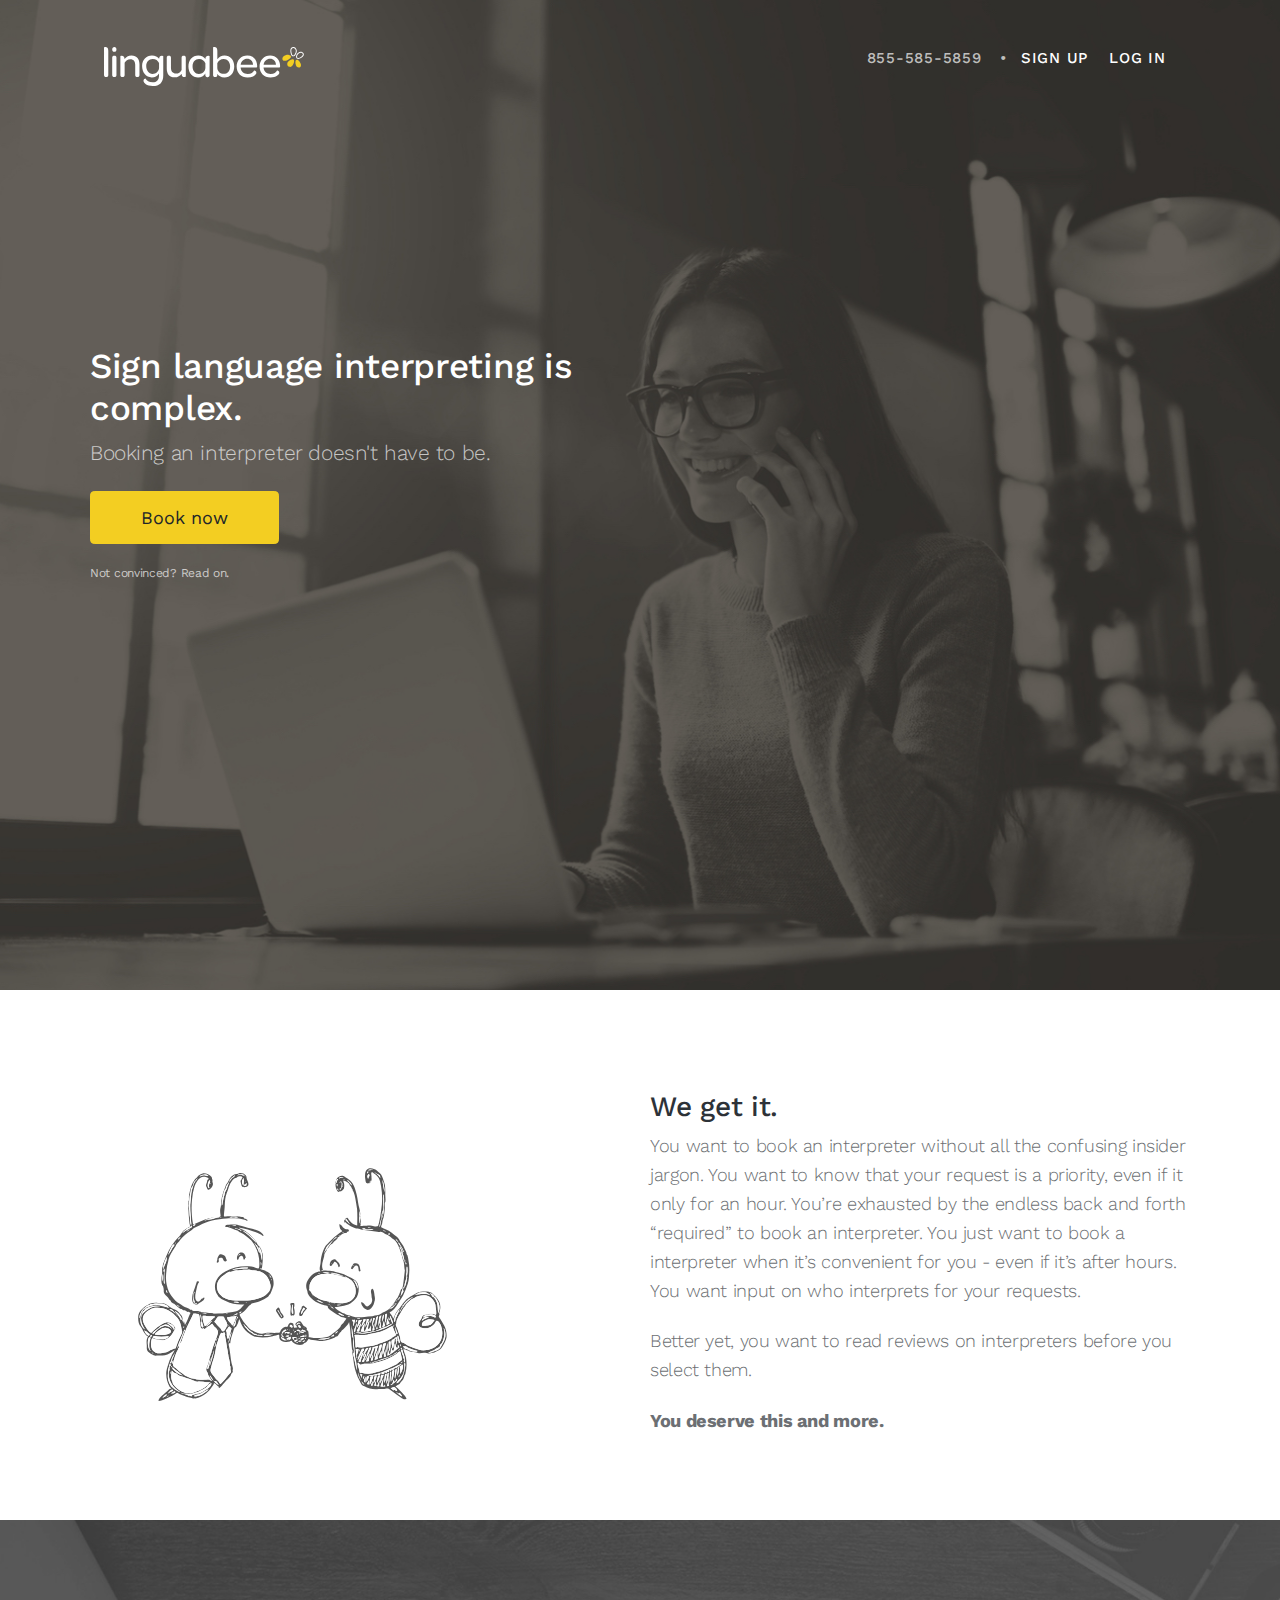
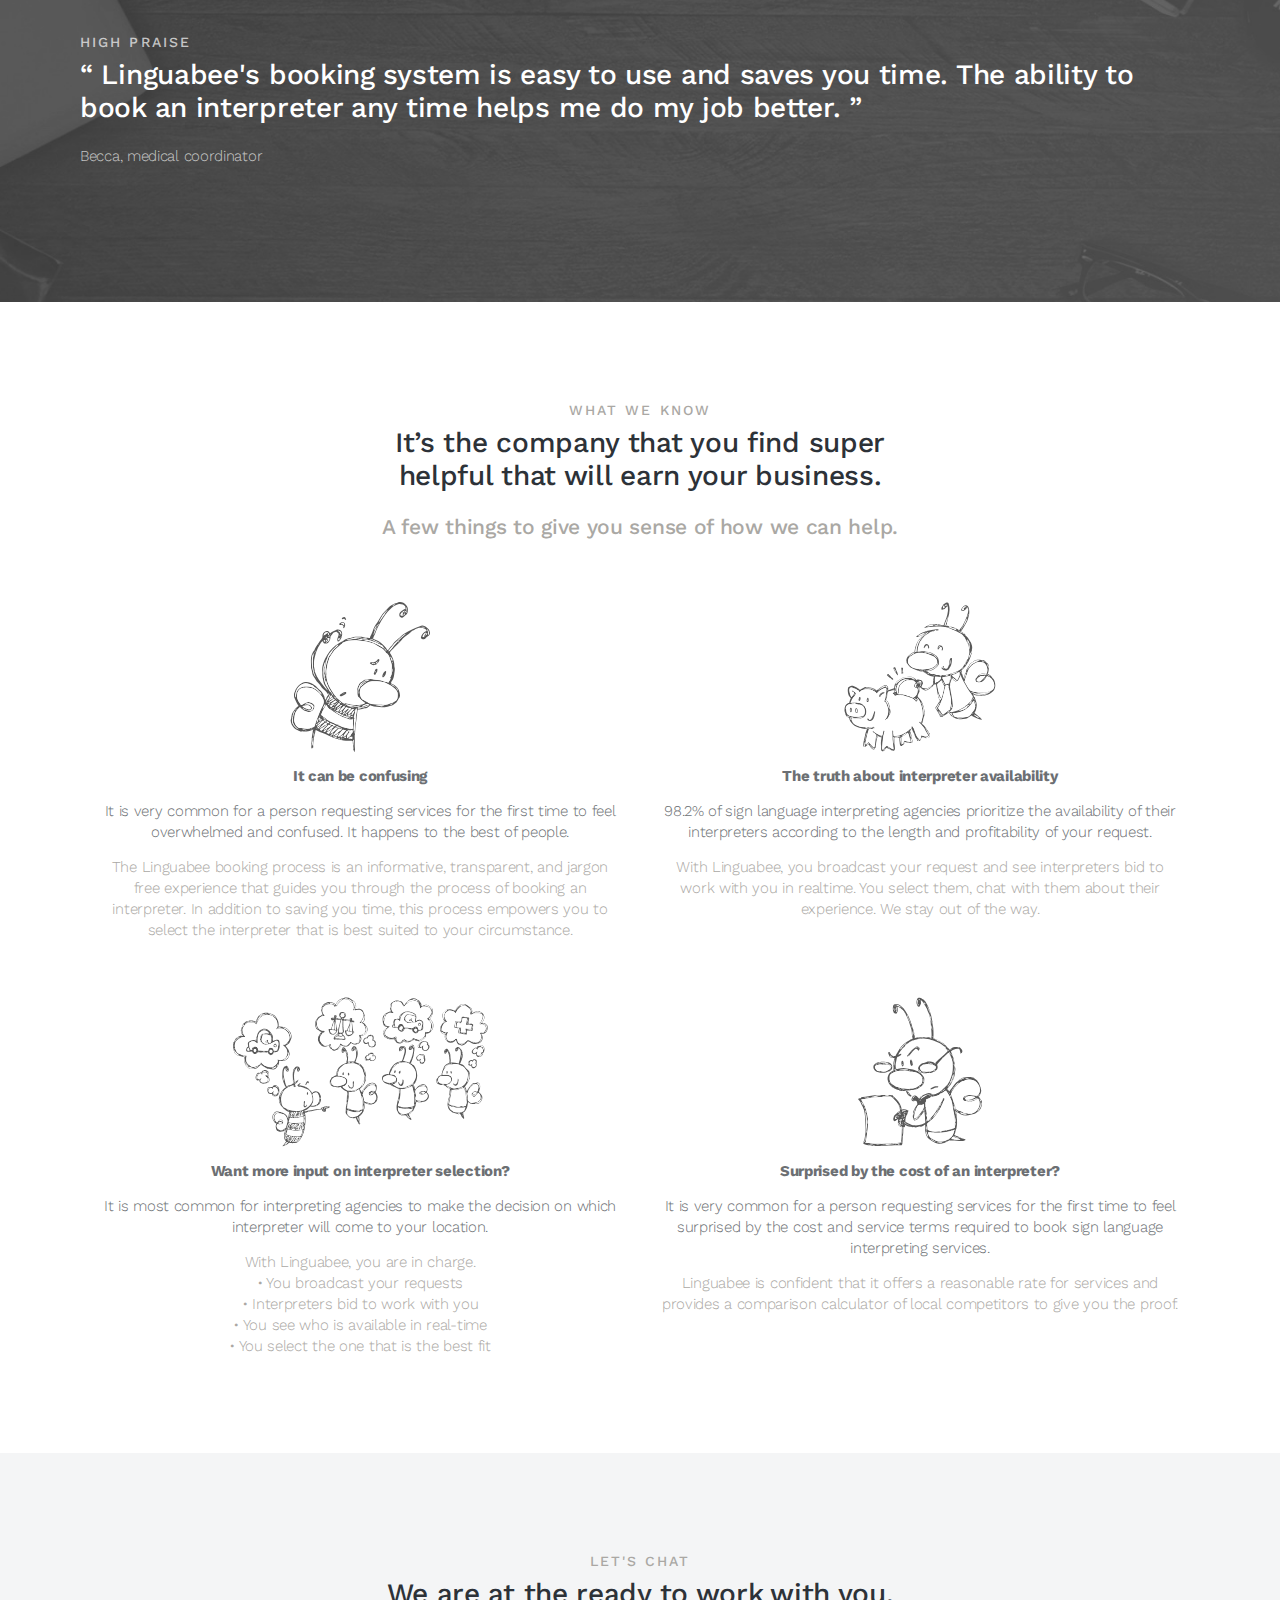
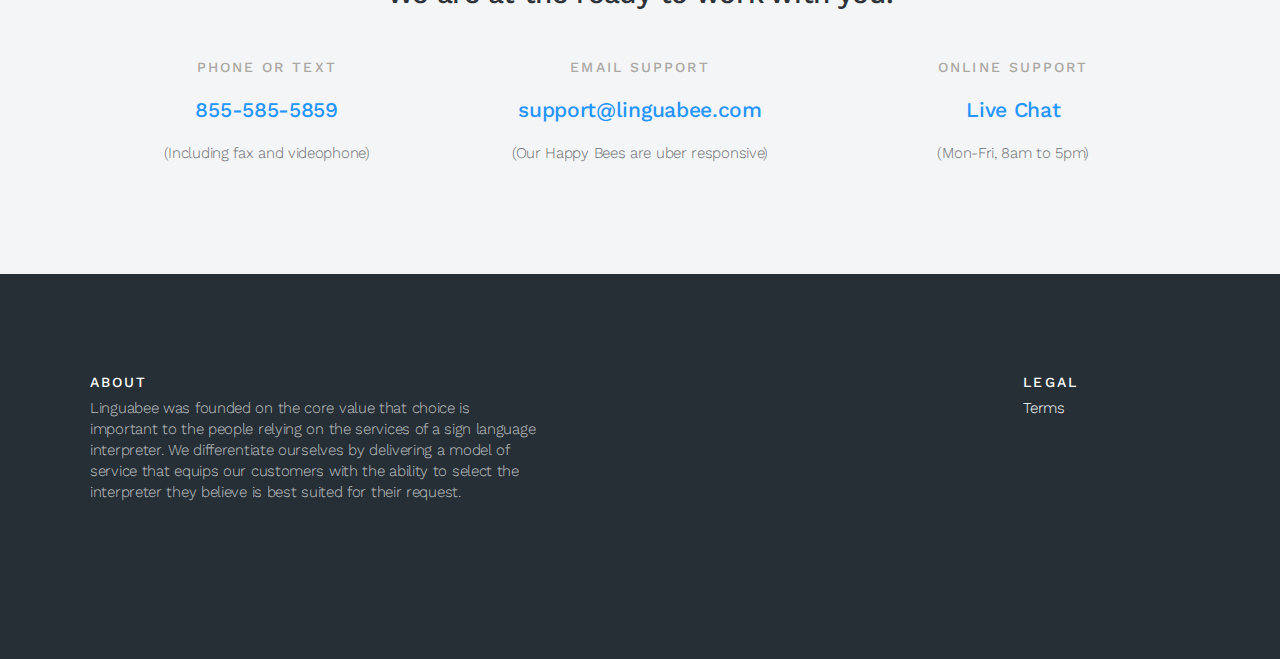
<file: index.html>
<!DOCTYPE html>
<html lang="en">
  <head>

    <!-- Global site tag (gtag.js) - Google Analytics -->
    <script async src="https://www.googletagmanager.com/gtag/js?id=UA-35360914-4"></script>
    <script>
      window.dataLayer = window.dataLayer || [];
      function gtag(){dataLayer.push(arguments);}
      gtag('js', new Date());

      gtag('config', 'UA-35360914-4');
    </script>

    <meta charset="utf-8">
    <meta http-equiv="X-UA-Compatible" content="IE=edge">
    <meta name="viewport" content="width=device-width, initial-scale=1">
    <meta name="description" content="">
    <meta name="keywords" content="">
    <meta name="author" content="">

    <title> Linguabee &middot; Book a sign language interpreter </title>

    <link href='https://fonts.googleapis.com/css?family=Lora:400,400italic|Work+Sans:300,400,500,600' rel='stylesheet' type='text/css'>
    <link href="assets/css/toolkit-startup.css" rel="stylesheet">
    <link href="assets/css/application-startup.css" rel="stylesheet">

    <style>
      /* note: this is a hack for ios iframe for bootstrap themes shopify page */
      /* this chunk of css is not part of the toolkit :) */
      /* …curses ios, etc… */
      @media (max-width: 768px) and (-webkit-min-device-pixel-ratio: 2) {
        body {
          width: 1px;
          min-width: 100%;
          *width: 100%;
        }
        #stage {
          height: 1px;
          overflow: auto;
          min-height: 100vh;
          -webkit-overflow-scrolling: touch;
        }
      }
    </style>

    <script>
      window.intercomSettings = {
        app_id: "bb88582dad1e7a60ed4527db853173fa4b7be0a9"
      };
    </script>
    <script>(function(){var w=window;var ic=w.Intercom;if(typeof ic==="function"){ic('reattach_activator');ic('update',intercomSettings);}else{var d=document;var i=function(){i.c(arguments)};i.q=[];i.c=function(args){i.q.push(args)};w.Intercom=i;function l(){var s=d.createElement('script');s.type='text/javascript';s.async=true;s.src='https://widget.intercom.io/widget/bb88582dad1e7a60ed4527db853173fa4b7be0a9';var x=d.getElementsByTagName('script')[0];x.parentNode.insertBefore(s,x);}if(w.attachEvent){w.attachEvent('onload',l);}else{w.addEventListener('load',l,false);}}})()</script>

    <link rel="icon" href="assets/img/linguabee/icons/cropped-linguabee-icon-wp-32x32.png" sizes="32x32" />
    <link rel="icon" href="assets/img/linguabee/icons/cropped-linguabee-icon-wp-192x192.png" sizes="192x192" />
    <link rel="apple-touch-icon-precomposed" href="assets/img/linguabee/icons/cropped-linguabee-icon-wp-180x180.png" />
    <meta name="msapplication-TileImage" content="assets/img/linguabee/icons/cropped-linguabee-icon-wp-270x270.png" />

  </head>

  <body>

    <div class="stage-shelf stage-shelf-right hidden" id="sidebar">
      <ul class="nav nav-bordered nav-stacked flex-column">
        <li class="nav-header">855-585-5859</li>
        <li class="nav-item">
          <a class="nav-link" href="https://app.linguabee.com/users/new">Sign Up</a>
        </li>
        <li class="nav-item">
          <a class="nav-link" href="https://app.linguabee.com">Log In</a>
        </li>
      </ul>
    </div>

    <div class="stage" id="stage">

    <div class="block block-inverse block-fill-height app-header"
         style="background-image: url(assets/img/linguabee/booking.jpg);">

      <div class="container py-4 fixed-top app-navbar">
      <nav class="navbar navbar-transparent navbar-padded navbar-expand-md">
        <a class="navbar-brand mr-auto" href="">
          <img src="assets/img/linguabee/linguabee-white-yellow.svg" width="200" style:"width:100px;">
          <!-- <strong style="background: #fff; padding: 12px; border-radius: 4px; color: #28669F;">linguabee</strong> -->
        </a>
        <button
          class="navbar-toggler"
          type="button"
          data-target="#stage"
          data-toggle="stage"
          data-distance="-250">
          <span class="navbar-toggler-icon"></span>
        </button>

        <div class="d-none d-md-block text-uppercase">
          <ul class="navbar-nav">
            <li class="nav-item px-1 ">
              <p class="navbar-text text-muted">855-585-5859</p>
            </li>
            <li class="nav-item px-1 ">
              <p class="navbar-text text-muted">&nbsp;&nbsp;&bullet;</p>
            </li>
            <li class="nav-item px-1 ">
              <a class="nav-link" href="https://app.linguabee.com/users/new">Sign Up</a>
            </li>
            <li class="nav-item px-1 ">
              <a class="nav-link" href="https://app.linguabee.com">Log In</a>
            </li>
          </ul>
        </div>
      </nav>
    </div>

      <!--<img class="app-graph"  src="assets/img/startup-0.svg">-->

      <div class="block-xs-middle pb-5">
        <div class="container">
          <div class="row">
            <div class="col-sm-10 col-lg-6">
              <h1 class="block-titleData frequency">Sign language interpreting is complex.</h1>
              <p class="lead mb-4 text-muted">Booking an interpreter doesn't have to be.</p>
              <a href="https://app.linguabee.com/assignments/new" class="btn btn-warning btn-lg">Book now</a>
              <br>
              <br>
              <p class="small mb-4 text-muted">Not convinced? Read on.</p>
            </div>
          </div>
        </div>
      </div>
    </div>

    <div class="block block-secondary app-iphone-block">
      <div class="container">
        <div class="row app-align-center">

          <div class="col-sm-5 ml-auto mb-5">
            <img src="assets/img/linguabee/ShakeHands.svg" style="width: 70%;">
          </div>

          <div class="col-md-6 col-sm-12 ml-auto">
            <h2>
              We get it.
            </h2>
            <p class="lead mb-4">
              You want to book an interpreter without all the confusing insider jargon.
              You want to know that your request is a priority, even if it only for an hour.
              You’re exhausted by the endless back and forth “required” to book an interpreter.
              You just want to book a interpreter when it’s convenient for you - even if it’s after hours.
              You want input on who interprets for your requests.
            </p>
            <p class="lead mb-4">
              Better yet, you want to read reviews on interpreters before you select them.
            </p>
            <p class="lead pb-5">
              <strong>You deserve this and more.</strong>
              <br>
              <br>
            </p>
          </div>
        </div>

      </div>
    </div>

    <div class="block block-inverse"
         style="background-image: url(assets/img/linguabee/startup-1.jpg);">
        <div class="container">
          <div class="row py-3 ">
            <div class="">
              <h6 class="text-muted text-uppercase mb-2">High Praise</h6>
              <h2 class="mb-4">
                “
                Linguabee's booking system is easy to use and saves you time.
                The ability to book an interpreter any time helps me do my job better.
                ”
              </h2>
              <p class="mb-4 text-muted">Becca, medical coordinator</p>
            </div>
          </div>
      </div>
    </div>

    <!-- <div class="block app-ribbon py-5">
      <div class="container text-xs-center">
        <img src="assets/img/startup-4.svg">
        <img src="assets/img/startup-5.svg">
        <img src="assets/img/startup-6.svg">
        <img src="assets/img/startup-7.svg">
        <img src="assets/img/startup-8.svg">
      </div>
    </div> -->

    <div class="block block-secondary app-block-marketing-grid">
      <div class="container text-xs-center">

        <div class="row mb-5 justify-content-center">
          <div class="col-10 col-sm-8 col-lg-6">
            <h6 class="text-muted text-uppercase mb-2">What we know</h6>
            <h2 class="mb-4">
              It’s the company that you find super helpful that will earn your business.
            </h2>
            <h4 class="mb-4 text-muted">
              A few things to give you sense of how we can help.
            </h4>
          </div>
        </div>

        <div class="row app-marketing-grid">

          <div class="col-md-6 px-4 mb-5">
            <img class="mb-3" src="assets/img/linguabee/NotSure.svg" style="height:150px;">
            <p><strong>It can be confusing</strong></p>
            <p>
              It is very common for a person requesting services for the first time to feel
              overwhelmed and confused. It happens to the best of people.
            </p>
            <p class="text-muted">
              The Linguabee booking process is an informative, transparent, and jargon free
              experience that guides you through the process of booking an interpreter. In
              addition to saving you time, this process empowers you to select the interpreter
              that is best suited to your circumstance.
            </p>
          </div>

          <div class="col-md-6 px-4 mb-5">
            <img class="mb-3" src="assets/img/linguabee/PiggyBank.svg" style="height:150px;">
            <p><strong>The truth about interpreter availability</strong></p>
            <p>
              98.2% of sign language interpreting agencies prioritize the availability of
              their interpreters according to the length and profitability of your request.
            </p>
            <p class="text-muted">
              With Linguabee, you broadcast your request and see interpreters bid to work
              with you in realtime. You select them, chat with them about their experience.
              We stay out of the way.
            </p>
          </div>

        </div>

        <div class="row app-marketing-grid">

          <div class="col-md-6 px-4 mb-5">
            <img class="mb-3" src="assets/img/linguabee/Choose.svg" style="height:150px;">
            <p><strong>Want more input on interpreter selection?</strong></p>
            <p>
              It is most common for interpreting agencies to make the decision on which
              interpreter will come to your location.
            </p>
            <p class="text-muted">
              With Linguabee, you are in charge.
              <br>
              &bullet; You broadcast your requests
              <br>
              &bullet; Interpreters bid to work with you
              <br>
              &bullet; You see who is available in real-time
              <br>
              &bullet; You select the one that is the best fit
            </p>
          </div>

          <div class="col-md-6 px-4 mb-5">
            <img class="mb-3" src="assets/img/linguabee/Puzzled.svg" style="height:150px;">
            <p><strong>Surprised by the cost of an interpreter?</strong></p>
            <p>
              It is very common for a person requesting services for the first time
              to feel surprised by the cost and service terms required to book sign
              language interpreting services.
            </p>
            <p class="text-muted">
              Linguabee is confident that it offers a reasonable rate for services
              and provides a comparison calculator of local competitors to give you
              the proof.
            </p>
          </div>

        </div>
      </div>
    </div>

    <div class="block app-price-plans">
      <div class="container text-center">

        <div class="row mb-5 justify-content-center">
          <div class="col-10 col-md-8 col-lg-6">
            <h6 class="text-muted text-uppercase mb-2">Let's Chat</h6>
            <h2>We are at the ready to work with you.</h2>
          </div>
        </div>

        <div class="row">

          <div class="col-md-4 px-4 pb-2 mb-5">
            <div class="px-2 mb-2">
              <h6 class="text-muted text-uppercase mb-4">Phone or Text</h6>
              <h4><a href="tel:1-855-585-5859">855-585-5859</a></h4>
              <p class="pb-2 mt-4">(Including fax and videophone)</p>
            </div>
          </div>

          <div class="col-md-4 px-4 pb-2 mb-5">
            <div class="px-2 mb-2">
              <h6 class="text-muted text-uppercase mb-4">Email Support</h6>
              <h4><a href="mailto:support@linguabee.com">support@linguabee.com</a></h4>
              <p class="pb-2 mt-4">(Our Happy Bees are uber responsive)</p>
            </div>
          </div>

          <div class="col-md-4 px-4 pb-2 mb-5">
            <div class="px-2 mb-2">
              <h6 class="text-muted text-uppercase mb-4">Online Support</h6>
              <h4><a onclick="Intercom('show');" class="text-primary" style="cursor:pointer;">Live Chat</a></h4>
              <p class="pb-2 mt-4">(Mon-Fri, 8am to 5pm)</p>
            </div>
          </div>

        </div>

      </div>
    </div>

    <div class="block block-inverse app-footer">
     <div class="container">
        <div class="row">
          <div class="col-md-5 mb-5">
            <ul class="list-unstyled list-spaced">
              <li class="mb-2"><h6 class="text-uppercase">About</h6></li>
              <li class="text-muted">
                Linguabee was founded on the core value that choice is important to the people
                relying on the services of a sign language interpreter. We differentiate ourselves
                by delivering a model of service that equips our customers with the ability to
                select the interpreter they believe is best suited for their request.
              </li>
            </ul>
          </div>
          <div class="col-md-2 ml-auto mb-5">
            <!--
            <ul class="list-unstyled list-spaced">
              <li class="mb-2"><h6 class="text-uppercase">Product</h6></li>
              <li class="text-muted">Features</li>
              <li class="text-muted">Examples</li>
              <li class="text-muted">Tour</li>
              <li class="text-muted">Gallery</li>
            </ul>
            -->
          </div>
          <div class="col-md-2 mb-5">
            <!--
            <ul class="list-unstyled list-spaced">
              <li class="mb-2"><h6 class="text-uppercase">Apis</h6></li>
              <li class="text-muted">Rich data</li>
              <li class="text-muted">Simple data</li>
              <li class="text-muted">Real time</li>
              <li class="text-muted">Social</li>
            </ul>
            -->
          </div>
          <div class="col-md-2 mb-5">
            <ul class="list-unstyled list-spaced">
              <li class="mb-2"><h6 class="text-uppercase">Legal</h6></li>
              <li class="text-muted"><a href="legal.html">Terms</a></li>
            </ul>
          </div>
        </div>
      </div>
    </div>

    </div>

    <script src="assets/js/jquery.min.js"></script>
    <script src="assets/js/popper.min.js"></script>
    <script src="assets/js/toolkit.js"></script>
    <script src="assets/js/application.js"></script>
    <script>
      // execute/clear BS loaders for docs
      $(function(){while(window.BS&&window.BS.loader&&window.BS.loader.length){(window.BS.loader.pop())()}})
    </script>

    <!-- Start of HubSpot Embed Code -->
    <script type="text/javascript" id="hs-script-loader" async defer src="//js.hs-scripts.com/3849071.js"></script>
    <!-- End of HubSpot Embed Code -->

  </body>
</html>
</file>
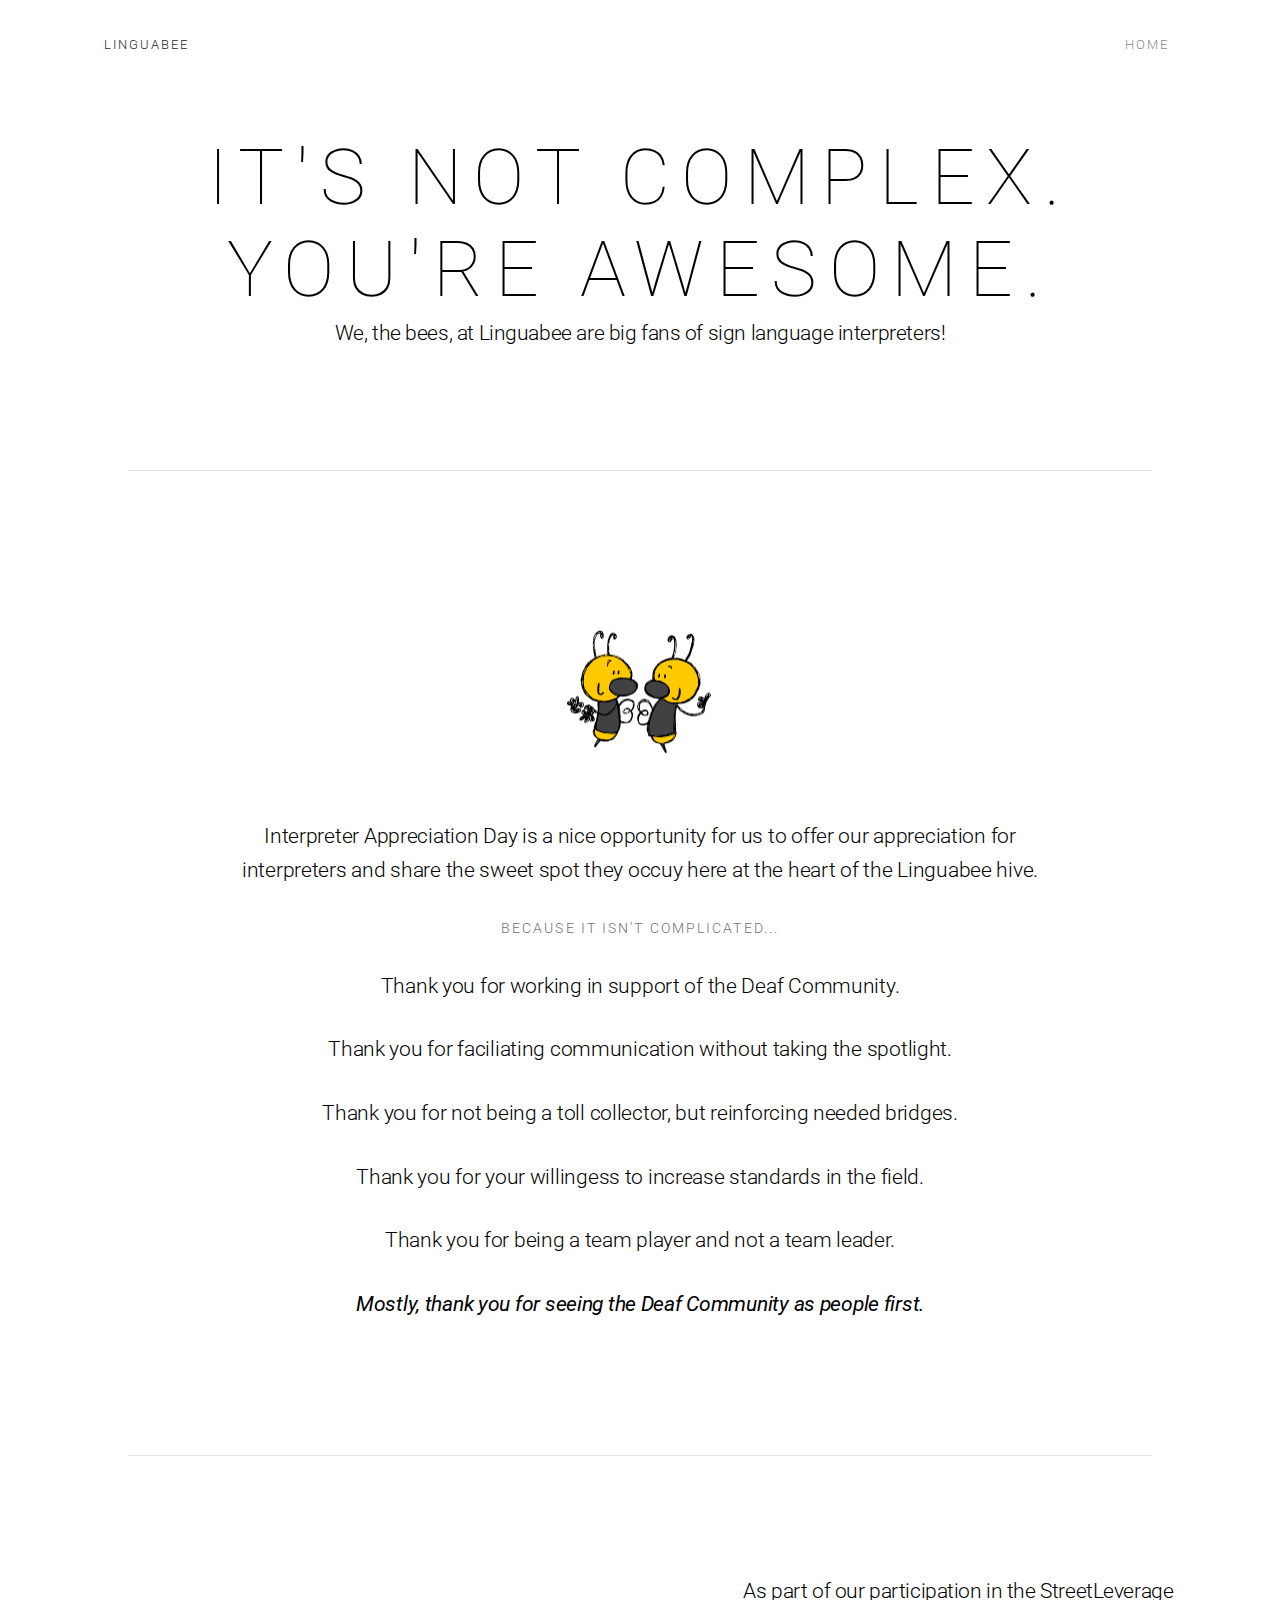
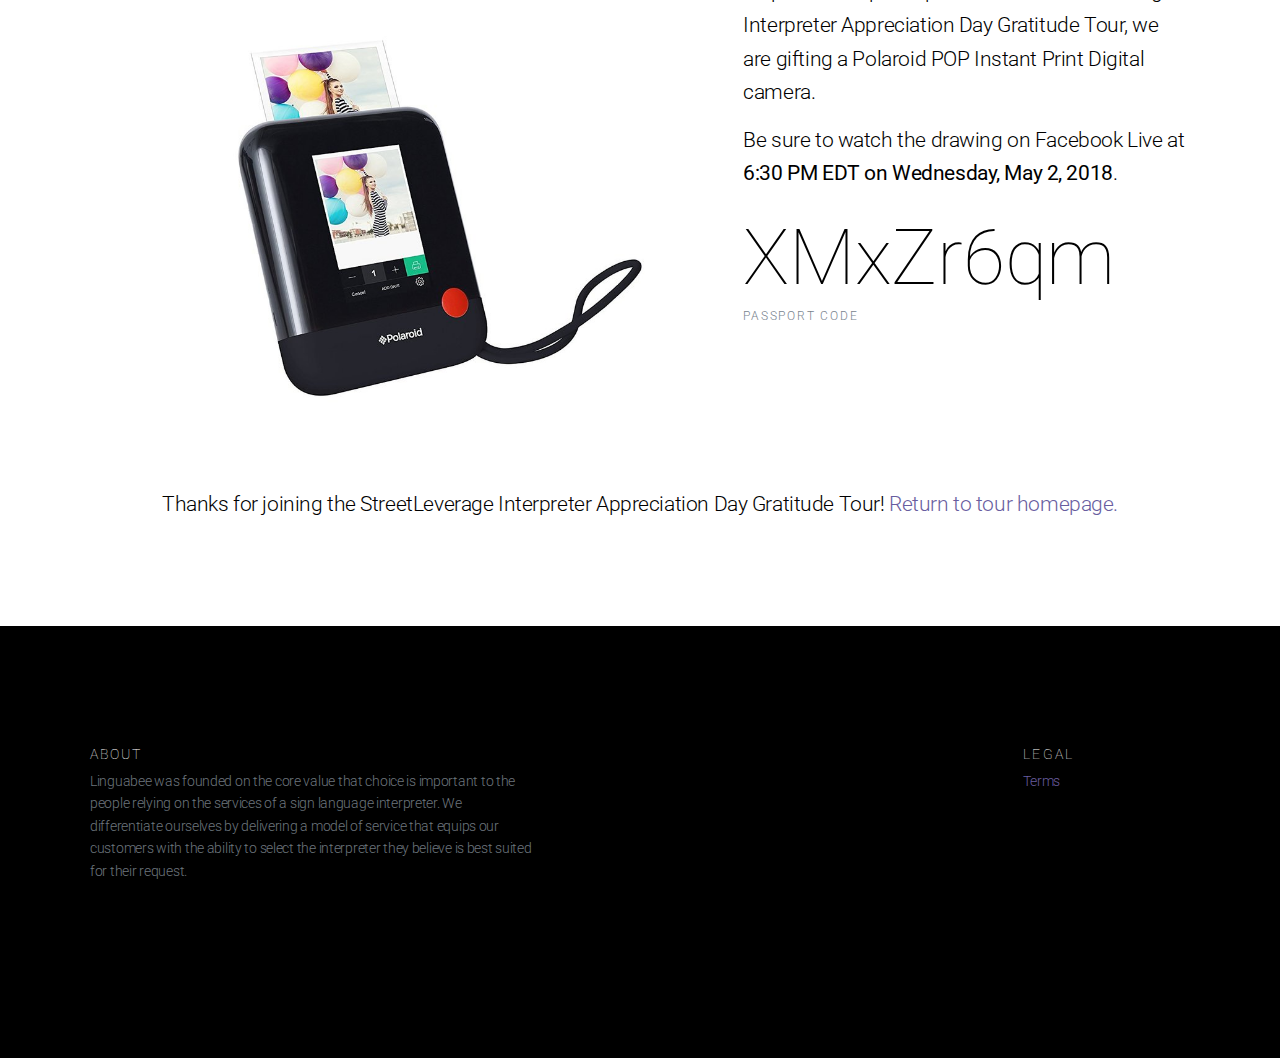
<file: appreciation/index.html>
<!DOCTYPE html>
<html lang="en">
  <head>
    <meta charset="utf-8">
    <meta http-equiv="X-UA-Compatible" content="IE=edge">
    <meta name="viewport" content="width=device-width, initial-scale=1">
    <meta name="description" content="">
    <meta name="keywords" content="">
    <meta name="author" content="">

    <title>
        Linguabee &middot; Appreciation
    </title>


      <link href="https://fonts.googleapis.com/css?family=Roboto:100,300,400,700" rel="stylesheet">
      <link href="../assets/css/toolkit-minimal.css" rel="stylesheet">
      <link href="../assets/css/application-minimal.css" rel="stylesheet">


    <style>
      /* note: this is a hack for ios iframe for bootstrap themes shopify page */
      /* this chunk of css is not part of the toolkit :) */
      /* …curses ios, etc… */
      @media (max-width: 768px) and (-webkit-min-device-pixel-ratio: 2) {
        body {
          width: 1px;
          min-width: 100%;
          *width: 100%;
        }
        #stage {
          height: 1px;
          overflow: auto;
          min-height: 100vh;
          -webkit-overflow-scrolling: touch;
        }
      }
    </style>
  </head>


<body>




<div class="container pt-4">
  <nav class="navbar navbar-light navbar-expand-sm text-uppercase app-navbar mb-5">
    <a class="navbar-brand mr-auto" href="../index.html">
      <span>Linguabee</span>
    </a>
    <button
      class="navbar-toggler"
      type="button"
      data-toggle="collapse"
      data-target="#navbarResponsive"
      aria-controls="navbarResponsive"
      aria-expanded="false"
      aria-label="Toggle navigation">
      <span class="navbar-toggler-icon"></span>
    </button>

    <div class="collapse navbar-collapse" id="navbarResponsive">
      <ul class="navbar-nav ml-auto">
        <li class="nav-item ">
          <a class="nav-link" href="../index.html">Home</a>
        </li>
      </ul>
    </div><!--/.nav-collapse -->
</nav>
</div>

<div class="block app-block-intro">
  <div class="container text-xs-center">
    <h1 class="block-title mb-0 text-uppercase app-myphone-brand">
      It's not complex.
      <br>
      You're awesome.
    </h1>
    <p class="lead mb-0 pb-0">
      We, the bees, at Linguabee are big fans of sign language interpreters!
    </p>
  </div>
</div>

<div class="block block-bordered-lg">
  <div class="container text-center app-translate-15" data-transition="entrance">
    <blockquote class="pull-quote">
      <img class="rounded-circle" src="../assets/img/appreciation/terps.png" style="width:200px; height:200px;">
      <p>
        Interpreter Appreciation Day is a nice opportunity for us to offer our appreciation
        for interpreters and share the sweet spot they occuy here at the heart of the Linguabee hive.
      </p>
      <cite>Because it isn't complicated...</cite>
      <p>
        Thank you for working in support of the Deaf Community.
      </p>
      <p>
        Thank you for faciliating communication without taking the spotlight.
      </p>
      <p>
        Thank you for not being a toll collector, but reinforcing needed bridges.
      </p>
      <p>
        Thank you for your willingess to increase standards in the field.
      </p>
      <p>
        Thank you for being a team player and not a team leader.
      </p>
      <p>
        <b><i>Mostly, thank you for seeing the Deaf Community as people first.</i></b>
      </p>
    </blockquote>
  </div>
</div>

<div class="block block-bordered-lg pb-0 app-block-stats">
  <div class="container">
    <div class="row">
      <div class="col-lg-7 col-md-6">
        <img
          src="../assets/img/appreciation/poloroid_pop_image_1024.jpg"
          class="app-translate-5"
          data-transition="entrance">
        <hr class="mt-0 mb-5 mx-auto d-md-none">
      </div>
      <div class="col-lg-5 col-md-6 text-center text-md-left pb-5">
        <p class="lead">
          As part of our participation in the StreetLeverage Interpreter Appreciation Day
          Gratitude Tour, we are gifting a Polaroid POP Instant Print Digital camera.
        </p>
        <p class="lead">
          Be sure to watch the drawing on Facebook Live at <b>6:30 PM EDT on Wednesday, May 2, 2018</b>.
        </p>
        <div class="row my-4">
          <div class="col-6 mb-3">
            <div class="statcard">
              <h1 class="statcard-number block-title">XMxZr6qm</h1>
              <span class="statcard-desc">Passport Code</span>
            </div>
          </div>
        </div>
      </div>
    </div>
  </div>
  <div class="container mb-5 pb-5 pt-5 mt-5">
    <p class="lead mb-4 text-center">
      Thanks for joining the StreetLeverage Interpreter Appreciation Day Gratitude Tour!
      <a href="https://streetleverage.com/interpreter-appreciation-day">Return to tour homepage.</a>
    </p>
  </div>
</div>

<div class="block block-inverse app-footer">
 <div class="container">
    <div class="row">
      <div class="col-md-5 mb-5">
        <ul class="list-unstyled list-spaced">
          <li class="mb-2"><h6 class="text-uppercase">About</h6></li>
          <li class="text-muted">
            Linguabee was founded on the core value that choice is important to the people
            relying on the services of a sign language interpreter. We differentiate ourselves
            by delivering a model of service that equips our customers with the ability to
            select the interpreter they believe is best suited for their request.
          </li>
        </ul>
      </div>
      <div class="col-md-2 ml-auto mb-5">
        <!--
        <ul class="list-unstyled list-spaced">
          <li class="mb-2"><h6 class="text-uppercase">Product</h6></li>
          <li class="text-muted">Features</li>
          <li class="text-muted">Examples</li>
          <li class="text-muted">Tour</li>
          <li class="text-muted">Gallery</li>
        </ul>
        -->
      </div>
      <div class="col-md-2 mb-5">
        <!--
        <ul class="list-unstyled list-spaced">
          <li class="mb-2"><h6 class="text-uppercase">Apis</h6></li>
          <li class="text-muted">Rich data</li>
          <li class="text-muted">Simple data</li>
          <li class="text-muted">Real time</li>
          <li class="text-muted">Social</li>
        </ul>
        -->
      </div>
      <div class="col-md-2 mb-5">
        <ul class="list-unstyled list-spaced">
          <li class="mb-2"><h6 class="text-uppercase">Legal</h6></li>
          <li class="text-muted"><a href="legal.html">Terms</a></li>
        </ul>
      </div>
    </div>
  </div>
</div>


    <script src="../assets/js/jquery.min.js"></script>
    <script src="../assets/js/popper.min.js"></script>
    <script src="../assets/js/toolkit.js"></script>
    <script src="../assets/js/application.js"></script>
    <script>
      // execute/clear BS loaders for docs
      $(function(){while(window.BS&&window.BS.loader&&window.BS.loader.length){(window.BS.loader.pop())()}})
    </script>
</body>
</html>
</file>
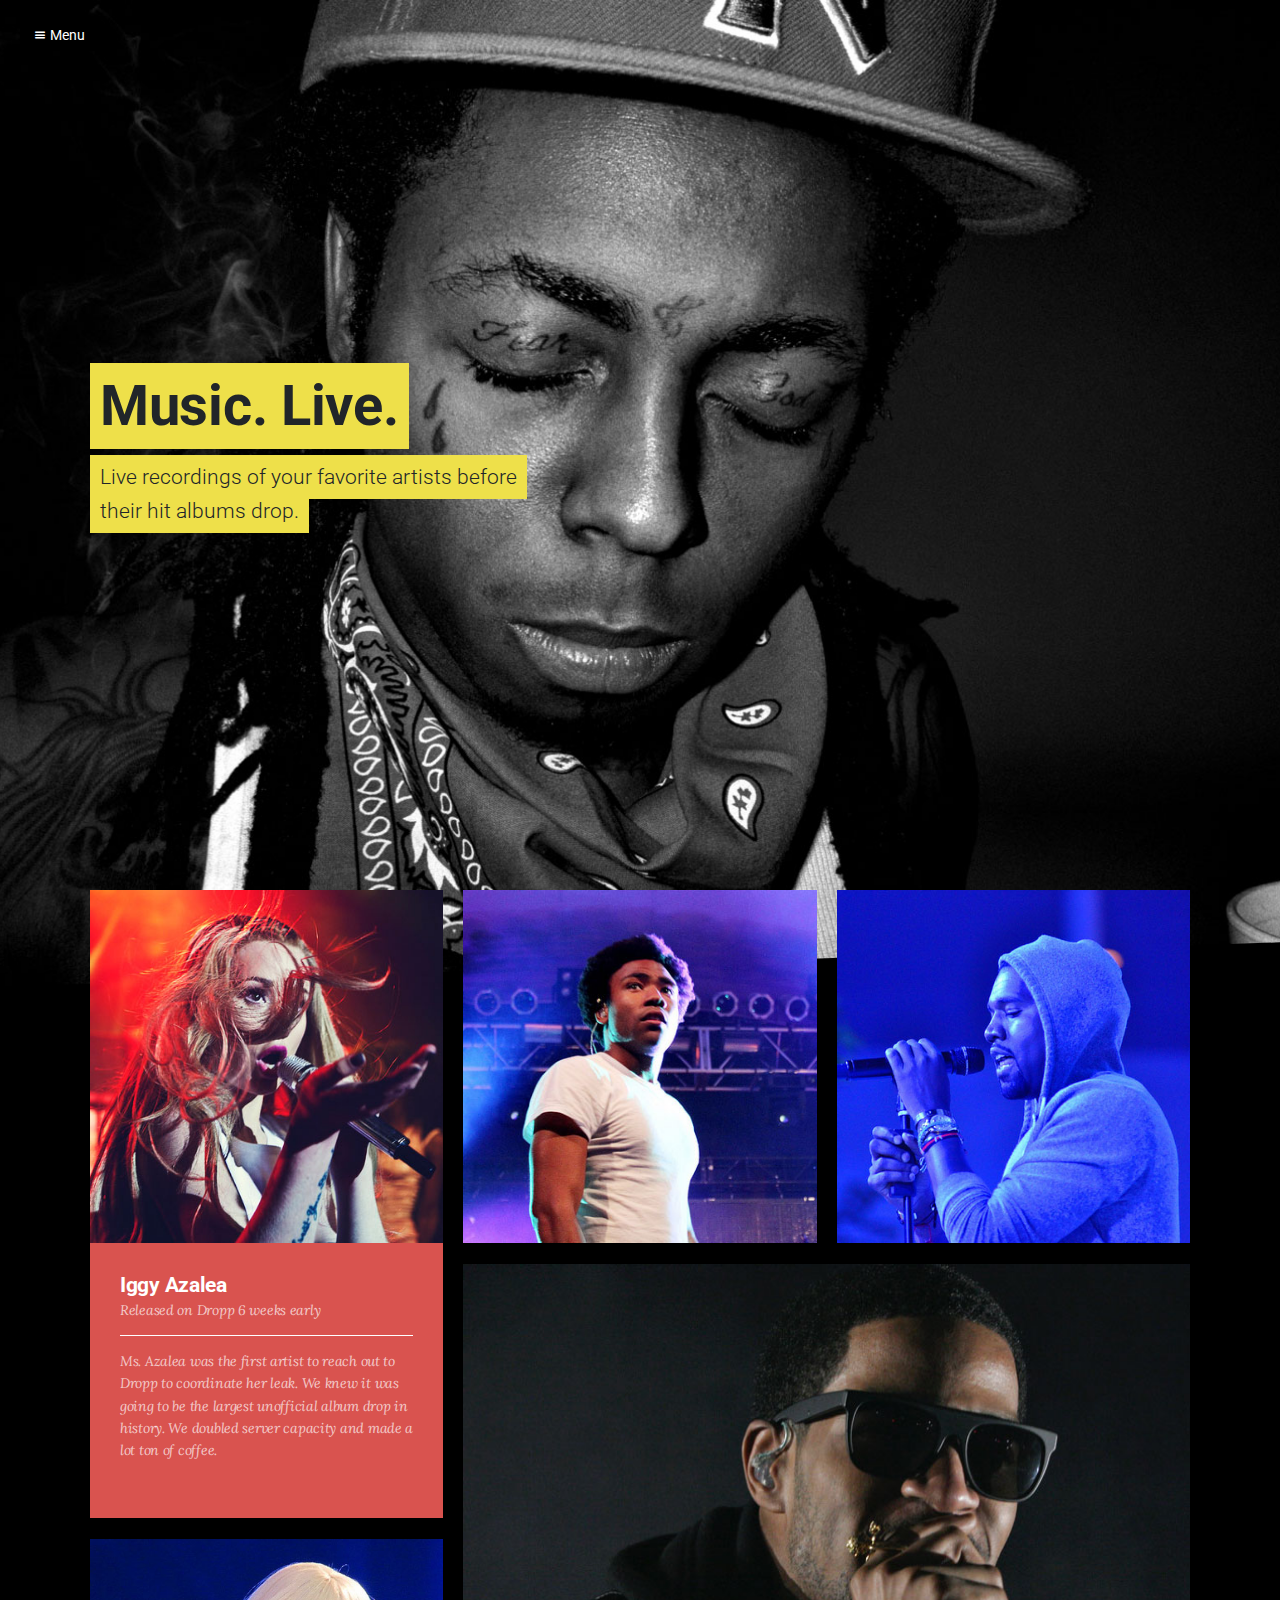
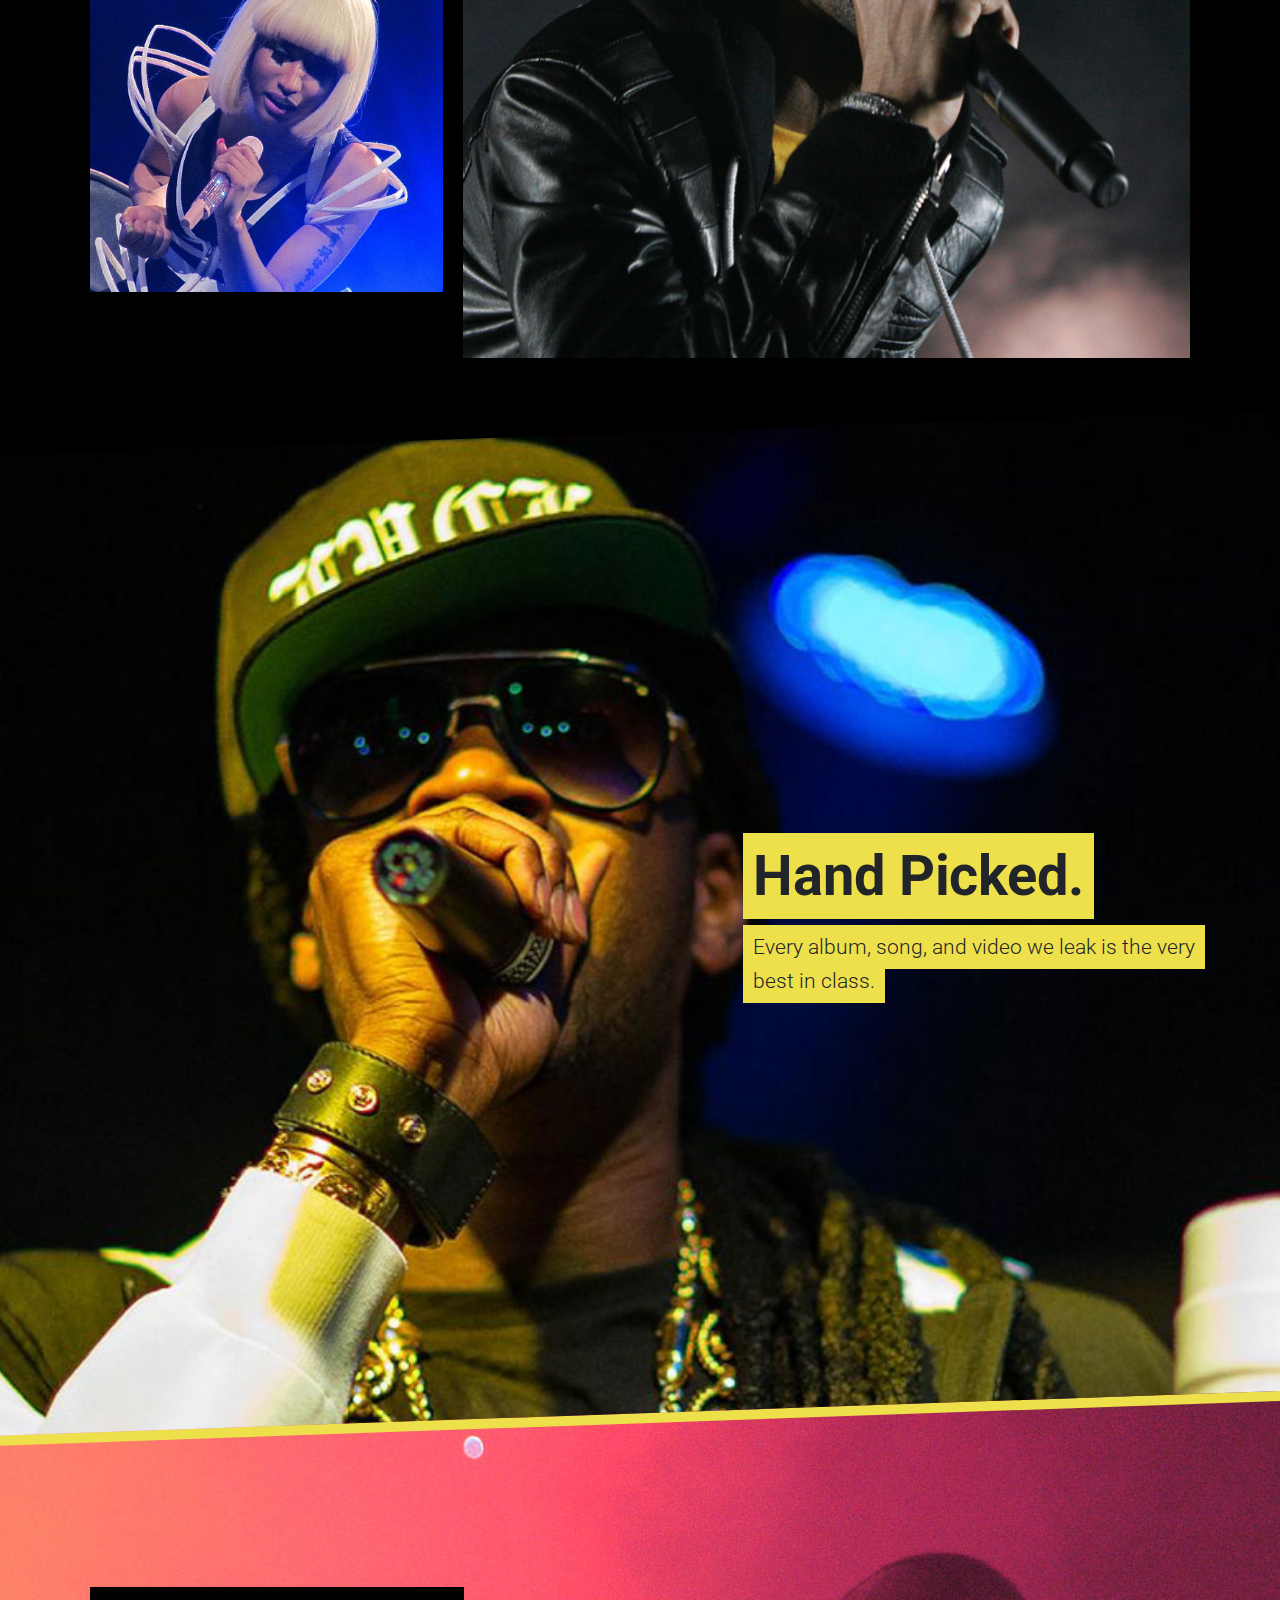
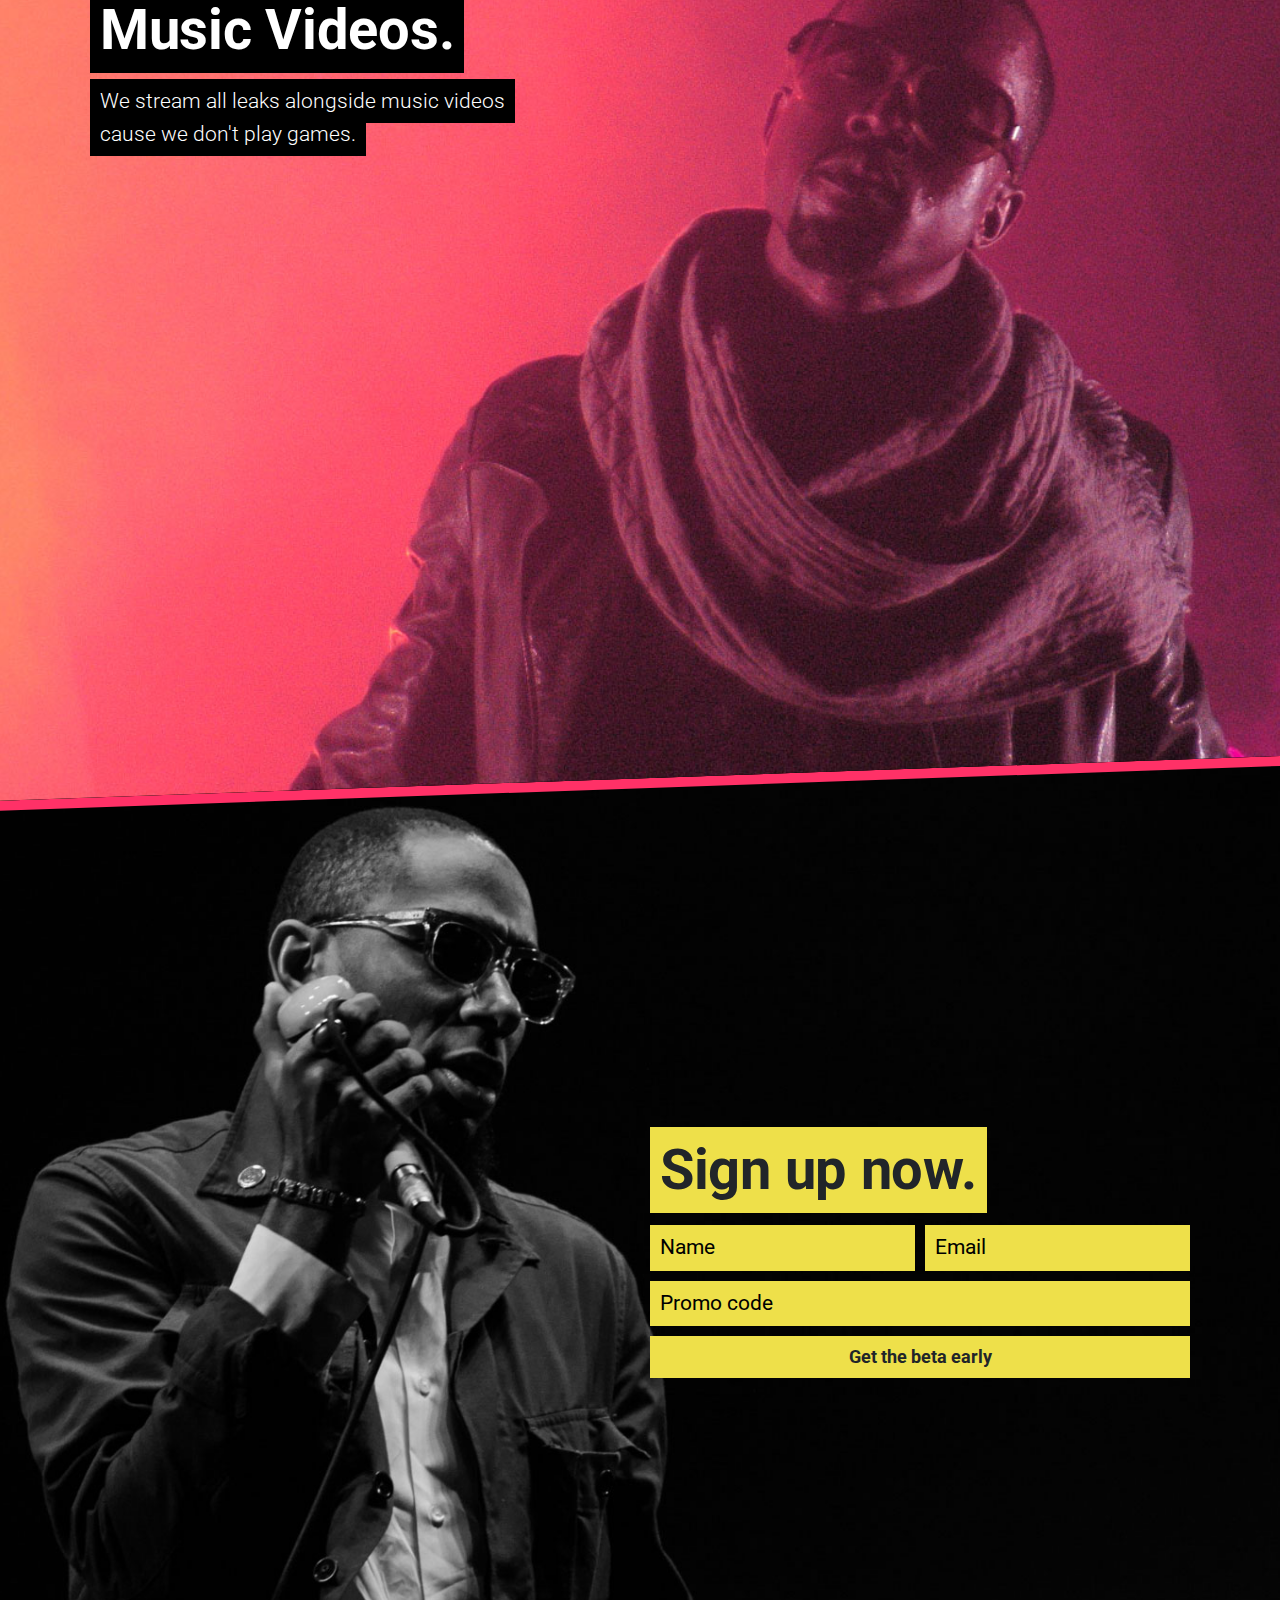
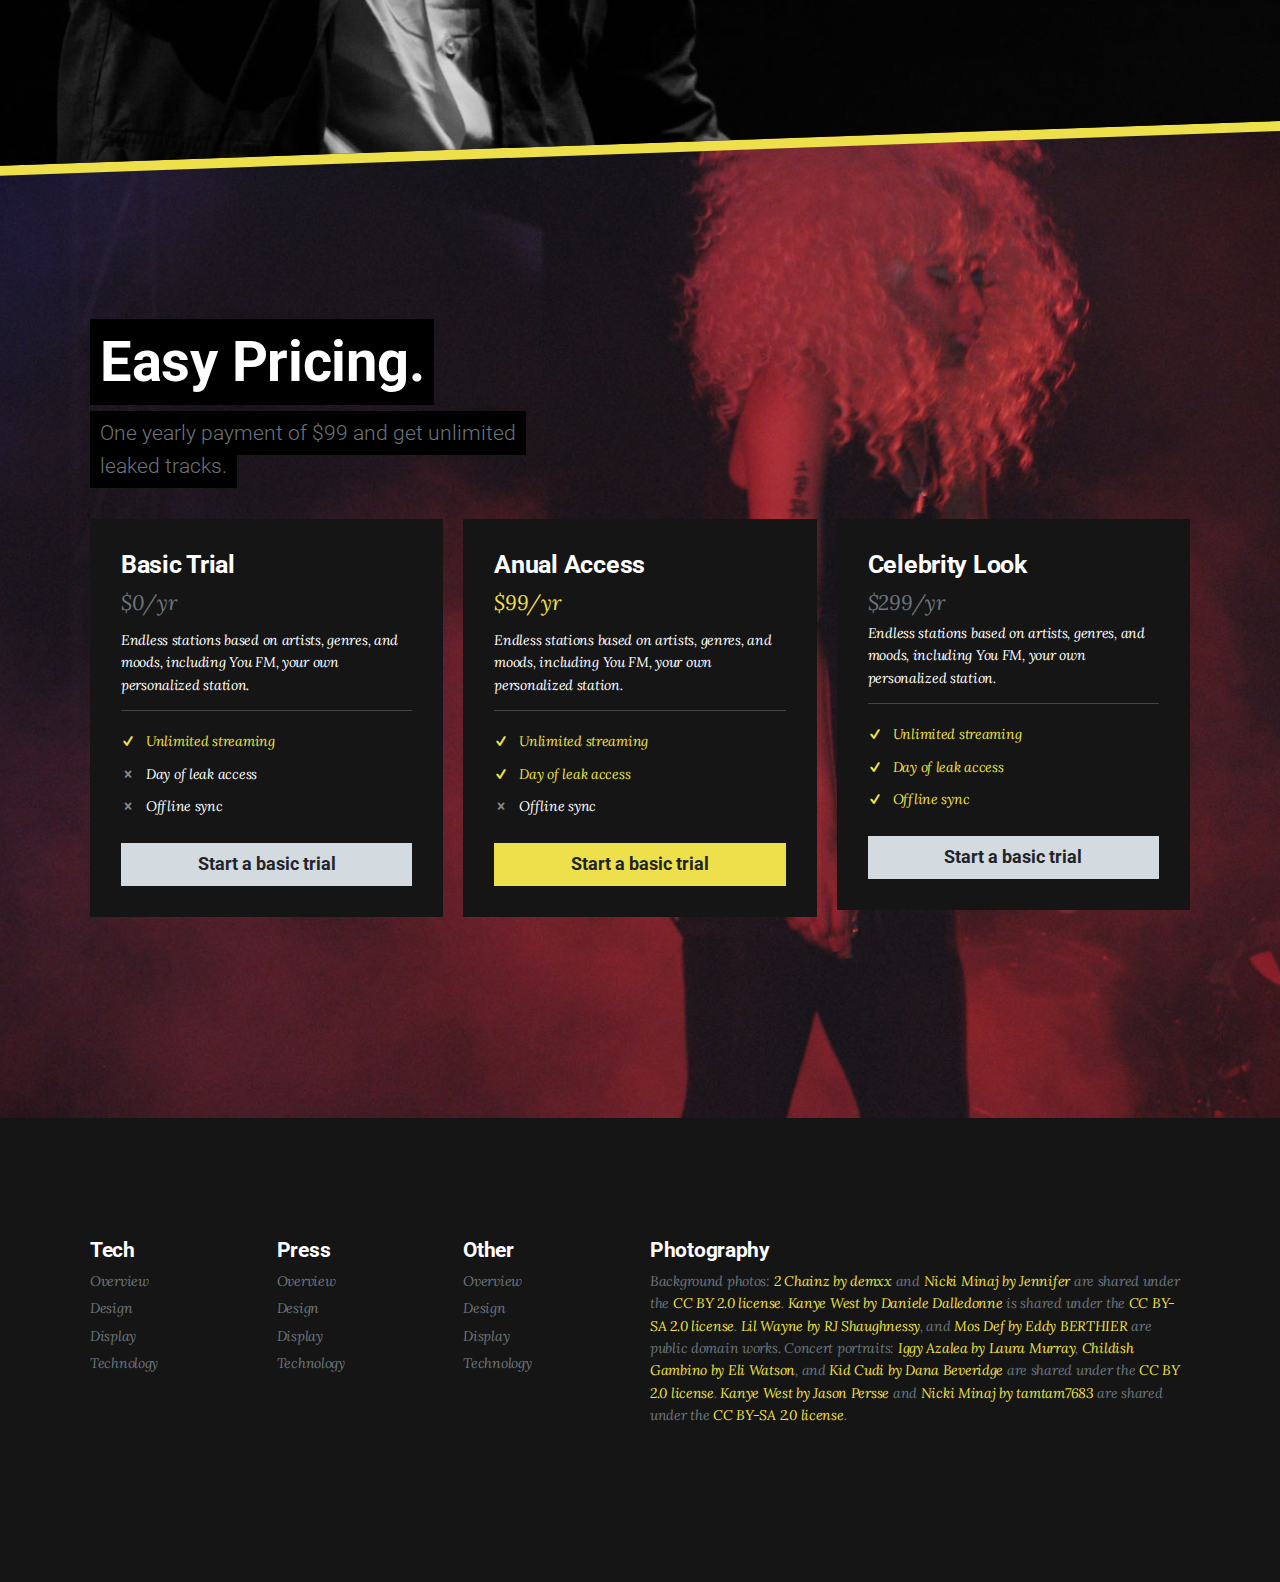
<file: bold/index.html>
<!DOCTYPE html>
<html lang="en">
  <head>
    <meta charset="utf-8">
    <meta http-equiv="X-UA-Compatible" content="IE=edge">
    <meta name="viewport" content="width=device-width, initial-scale=1">
    <meta name="description" content="">
    <meta name="keywords" content="">
    <meta name="author" content="">

    <title>
      
        Bold &middot; 
      
    </title>

    
      <link href="https://fonts.googleapis.com/css?family=Lora:400,400italic|Roboto:100,300,400,700" rel="stylesheet">
      <link href="../assets/css/toolkit-bold.css" rel="stylesheet">
      <link href="../assets/css/application-bold.css" rel="stylesheet">
    

    

    <style>
      /* note: this is a hack for ios iframe for bootstrap themes shopify page */
      /* this chunk of css is not part of the toolkit :) */
      /* …curses ios, etc… */
      @media (max-width: 768px) and (-webkit-min-device-pixel-ratio: 2) {
        body {
          width: 1px;
          min-width: 100%;
          *width: 100%;
        }
        #stage {
          height: 1px;
          overflow: auto;
          min-height: 100vh;
          -webkit-overflow-scrolling: touch;
        }
      }
    </style>
  </head>


<body>
  



<div class="stage-shelf hidden" id="sidebar">
  <ul class="nav nav-bordered nav-stacked flex-column">
    <li class="nav-header"><small>Examples</small></li>
    <li class="nav-item">
      <a class="nav-link active" href="../bold/index.html">Bold</a>
    </li>
    <li class="nav-item">
      <a class="nav-link" href="../index.html">Startup</a>
    </li>
    <li class="nav-item">
      <a class="nav-link" href="../minimal/index.html">Minimal</a>
    </li>

    <li class="nav-divider"></li>

    <li class="nav-header"><small>Sections</small></li>

    <li class="nav-item">
      <a class="nav-link" href="#grid" data-target="#stage" data-toggle="stage">Grid</a>
    </li>
    <li class="nav-item">
      <a class="nav-link" href="#chainz" data-target="#stage" data-toggle="stage">2 Chainz</a>
    </li>
    <li class="nav-item">
      <a class="nav-link" href="#pricing" data-target="#stage" data-toggle="stage">Pricing</a>
    </li>
    <li class="nav-item">
      <a class="nav-link" href="#footer" data-target="#stage" data-toggle="stage">About</a>
    </li>

    <li class="nav-divider"></li>

    <li class="nav-header"><small>Docs</small></li>

    <li class="nav-item">
      <a class="nav-link" href="../docs/index.html">Theme</a>
    </li>
    <li class="nav-item">
      <a class="nav-link" href="http://getbootstrap.com">Bootstrap</a>
    </li>

  </ul>
</div>


<div class="stage" id="stage">

  <div class="block block-fill-height app-block-wayne"
       style="background-image: url(../assets/img/lilwayne.jpg)">

    <button class="btn btn-link stage-toggle" data-target="#stage" data-toggle="stage">
      <span class="icon icon-menu stage-toggle-icon"></span>
      Menu
    </button>

    <div class="block-sm-middle block-xs-bottom">
      <div class="container">
        <div class="row">
          <div class="col-lg-5">
            <h1 class="block-title mb-4">
              <span class="text-ribbon text-ribbon-primary">
                <span>Music. Live.</span>
              </span>
            </h1>
            <p class="lead mt-1">
              <span class="text-ribbon text-ribbon-primary">
                <span>
                  Live recordings of your favorite artists before their hit albums drop.
                </span>
              </span>
            </p>
          </div>
        </div>
      </div>
    </div>
  </div>


  <div class="block block-inverse block-transparent py-0 app-block-grid">

    <div class="block-bg-clip">
      <div class="block-bg">
        <div class="block-bg-img"></div>
      </div>
    </div>

    <div class="container" id="grid">
      <div class="row">
        <div class="col-lg-4 col-md-6">
          <div class="row mb-3 mb-md-4">
            <div class="col-lg-12">
              <div class="card card-bold card-danger mb-0 app-box-shadow">
                <img src="../assets/img/azalea.jpg">
                <div class="card-body pb-5">
                  <h4 class="mb-0">Iggy Azalea</h4>
                  <p class="text-serif"><em>Released on Dropp 6 weeks early</em></p>
                  <hr>
                  <p class="text-serif"><em>Ms. Azalea was the first artist to reach out to Dropp to coordinate her leak. We knew it was going to be the largest unofficial album drop in history. We doubled server capacity and made a lot ton of coffee.</em></p>
                </div>
              </div>
            </div>
          </div>
          <div class="row d-none d-lg-block">
            <div class="col-lg-12">
              <img src="../assets/img/minaj.jpg">
           </div>
          </div>
        </div>
        <div class="col-lg-8 col-md-6">
          <div class="row">
            <div class="col-lg-6 mb-3 mb-md-4">
              <div class="app-box-shadow">
                <img src="../assets/img/childish.jpg">
              </div>
            </div>
            <div class="col-lg-6 mb-3 mb-md-4">
              <div class="app-box-shadow">
                <img src="../assets/img/yeezus.jpg">
              </div>
            </div>
          </div>
          <div class="row d-none d-lg-block">
            <div class="col-lg-12">
              <img src="../assets/img/cudi.jpg">
           </div>
          </div>
        </div>
      </div>
    </div>
  </div>

  <div class="block block-fill-height block-transparent block-angle app-block-chainz" id="chainz">

    <div class="block-bg-clip">
      <div class="block-bg">
        <div class="block-bg-img block-bg-img-top"
             style="background-image: url(../assets/img/2chainz.jpg)">
        </div>
      </div>
    </div>

    <div class="block-sm-middle block-xs-top">
      <div class="container">
        <div class="row justify-content-end">
          <div class="col-md-7 col-lg-5">
            <h1 class="block-title mb-4">
              <span class="text-ribbon text-ribbon-primary">
                <span>Hand Picked.</span>
              </span>
            </h1>
            <p class="lead">
              <span class="text-ribbon text-ribbon-primary">
                <span>
                  Every album, song, and video we leak is the very best in class.
                </span>
              </span>
            </p>
          </div>
        </div>
      </div>
    </div>
  </div>

  <div class="block block-fill-height block-transparent block-inverse block-angle app-block-kanye">
    <div class="block-bg-clip">
      <div class="block-bg">
        <div class="block-bg-img block-bg-img-top"
             style="background-image: url(../assets/img/kanye.jpg)">
        </div>
      </div>
    </div>

    <div class="block-xs-middle">
      <div class="container">
        <div class="row">
          <div class="col-md-7 col-lg-5">
            <h1 class="block-title mb-4">
              <span class="text-ribbon">
                <span>Music Videos.</span>
              </span>
            </h1>
            <p class="lead">
              <span class="text-ribbon">
                <span>
                  We stream all leaks alongside music videos cause we don't play games.
                </span>
              </span>
            </p>
          </div>
        </div>
        <div class="row mb-3">
          <div class="col-md-8">
            <div class="embed-responsive embed-responsive-16by9">
              <iframe width="682" height="384" src="https://www.youtube.com/embed/Bm5iA4Zupek?rel=0&amp;controls=0&amp;showinfo=0" frameborder="0" allowfullscreen></iframe>
            </div>
          </div>
        </div>
      </div>
    </div>
  </div>

  <div class="block block-transparent block-fill-height block-angle block-app-mosdef">
    <div class="block-bg-clip">
      <div class="block-bg">
        <div class="block-bg-img block-bg-img-top"
             style="background-image: url(../assets/img/mosdef.jpg)">
        </div>
      </div>
    </div>

    <div class="block-xs-middle">
      <div class="container">
        <div class="row justify-content-end">
          <div class="col-md-7 col-lg-6">
            <h1 class="block-title mb-4">
              <span class="text-ribbon text-ribbon-primary">
                <span>Sign up now.</span>
              </span>
            </h1>

            <div class="text-ribbon-inputs-split">
              <input type="text" class="h4 text-ribbon-input text-ribbon-primary" placeholder="Name">
              <input type="text" class="h4 text-ribbon-input text-ribbon-primary" placeholder="Email">
            </div>
            <input type="text" class="h4 text-ribbon-input text-ribbon-input-half text-ribbon-primary" placeholder="Promo code">
            <button type="button" class="btn btn-square btn-primary btn-lg btn-block">
              Get the beta early
            </button>
          </div>
        </div>
      </div>
    </div>
  </div>

  <div class="block block-fill-height block-inverse app-block-nicki"
       style="background-image: url(../assets/img/nicki.jpg)"
       id="pricing">
    <div class="block-xs-middle">
      <div class="container">
        <div class="row mb-4">
          <div class="col-lg-5">
            <h1 class="block-title mb-4">
              <span class="text-ribbon">
                <span>Easy Pricing.</span>
              </span></h1>
            <p class="lead">
              <span class="text-ribbon text-muted">
                <span>
                  One yearly payment of $99 and get unlimited leaked tracks.
                </span>
              </span>
            </p>
          </div>
        </div>
        <div class="row">
          <div class="col-lg-4">
            <div class="card mb-3 mb-lg-0">
              <div class="card-body">
                <h3 class="card-title">Basic Trial</h3>
                <h4 class="text-muted text-serif mt-0 mb-3">
                  <em>$0/yr</em>
                </h4>
                <p class="text-serif mb-1">
                  <em>
                    Endless stations based on artists, genres, and moods, including You FM, your own personalized station.
                  </em>
                </p>
                <hr>
                <ul class="iconlist text-serif mb-4">
                  <li class="active">
                    <span class="icon icon-check"></span>
                    <em>Unlimited streaming</em>
                  </li>
                  <li>
                    <span class="icon icon-cross"></span>
                    <em>Day of leak access</em>
                  </li>
                  <li>
                    <span class="icon icon-cross"></span>
                    <em>Offline sync</em>
                  </li>
                </ul>
                <button class="btn btn-secondary btn-square btn-block btn-lg">Start a basic trial</button>
              </div>
            </div>
          </div>
          <div class="col-lg-4">
            <div class="card accent-primary mb-3 mb-lg-0">
              <div class="card-body">
                <h3 class="card-title">Anual Access</h3>
                <h4 class="text-primary text-serif mt-0 mb-3">
                  <em>$99/yr</em>
                </h4>
                <p class="text-serif mb-1">
                  <em>
                    Endless stations based on artists, genres, and moods, including You FM, your own personalized station.
                  </em>
                </p>
                <hr>
                <ul class="iconlist text-serif mb-4">
                  <li class="active">
                    <span class="icon icon-check"></span>
                    <em>Unlimited streaming</em>
                  </li>
                  <li class="active">
                    <span class="icon icon-check"></span>
                    <em>Day of leak access</em>
                  </li>
                  <li>
                    <span class="icon icon-cross"></span>
                    <em>Offline sync</em>
                  </li>
                </ul>
                <button class="btn btn-primary btn-square btn-block btn-lg">Start a basic trial</button>
              </div>
            </div>
          </div>
          <div class="col-lg-4">
            <div class="card mb-3 mb-lg-0">
              <div class="card-body">
                <h3 class="card-title">Celebrity Look</h3>
                <h4 class="text-muted text-serif mt-0 mb-2">
                  <em>$299/yr</em>
                </h4>
                <p class="text-serif mb-1">
                  <em>
                    Endless stations based on artists, genres, and moods, including You FM, your own personalized station.
                  </em>
                <hr>
                <ul class="iconlist text-serif mb-4">
                  <li class="active">
                    <span class="icon icon-check"></span>
                    <em>Unlimited streaming</em>
                  </li>
                  <li class="active">
                    <span class="icon icon-check"></span>
                    <em>Day of leak access</em>
                  </li>
                  <li class="active">
                    <span class="icon icon-check"></span>
                    <em>Offline sync</em>
                  </li>
                </ul>
                <button class="btn btn-secondary btn-square btn-block btn-lg">Start a basic trial</button>
              </div>
            </div>
          </div>
        </div>
      </div>
    </div>
  </div>


  <div class="block block-inverse accent-primary" id="footer">
    <div class="container">
      <div class="row text-serif">
        <div class="col-md-2 mb-4">
          <ul class="list-unstyled list-spaced">
            <li><h4>Tech</h4></li>
            <li class="text-muted"><em>Overview</em></li>
            <li class="text-muted"><em>Design</em></li>
            <li class="text-muted"><em>Display</em></li>
            <li class="text-muted"><em>Technology</em></li>
          </ul>
        </div>
        <div class="col-md-2 mb-4">
          <ul class="list-unstyled list-spaced">
            <li><h4>Press</h4></li>
            <li class="text-muted"><em>Overview</em></li>
            <li class="text-muted"><em>Design</em></li>
            <li class="text-muted"><em>Display</em></li>
            <li class="text-muted"><em>Technology</em></li>
          </ul>
        </div>
        <div class="col-md-2 mb-4">
          <ul class="list-unstyled list-spaced">
            <li><h4>Other</h4></li>
            <li class="text-muted"><em>Overview</em></li>
            <li class="text-muted"><em>Design</em></li>
            <li class="text-muted"><em>Display</em></li>
            <li class="text-muted"><em>Technology</em></li>
          </ul>
        </div>
        <div class="col-md-6 mb-4">
          <ul class="list-unstyled list-spaced">
            <li><h4>Photography</h4></li>
            <li class="text-muted">
              <em>Background photos: <a href="https://www.flickr.com/photos/demxx/8702542709/">2 Chainz by demxx</a> and <a href="https://www.flickr.com/photos/carnivalridexx/6048218344/">Nicki Minaj by Jennifer</a> are shared under the <a href="https://creativecommons.org/licenses/by/2.0/">CC BY 2.0 license</a>. <a href="https://www.flickr.com/photos/ddalledo/2204168450/">Kanye West by Daniele Dalledonne</a> is shared under the <a href="https://creativecommons.org/licenses/by-sa/2.0/">CC BY-SA 2.0 license<a>. <a href="https://commons.wikimedia.org/wiki/Category:Lil_Wayne#/media/File:Lil_Wayne.jpg">Lil Wayne by RJ Shaughnessy</a>, and <a href="https://www.flickr.com/photos/didy_b/8150029917">Mos Def by Eddy BERTHIER</a> are public domain works. Concert portraits: <a href="https://www.flickr.com/photos/histrionicss/13951485730">Iggy Azalea by Laura Murray</a>, <a href="https://www.flickr.com/photos/32999928@N05/7213700394/">Childish Gambino by Eli Watson</a>, and <a href="https://www.flickr.com/photos/scissorfighter/5169715083/">Kid Cudi by Dana Beveridge</a> are shared under the <a href="https://creativecommons.org/licenses/by/2.0/">CC BY 2.0 license</a>.<a href="https://www.flickr.com/photos/jasonpersse/5710284405/"> Kanye West by Jason Persse</a> and <a href="https://www.flickr.com/photos/tamtam7683/5990345195">Nicki Minaj by tamtam7683</a> are shared under the <a href="https://creativecommons.org/licenses/by-sa/2.0/">CC BY-SA 2.0 license</a>.</em>
            </li>
          </ul>
        </div>
      </div>
    </div>
  </div>

</div>


    <script src="../assets/js/jquery.min.js"></script>
    <script src="../assets/js/popper.min.js"></script>
    <script src="../assets/js/toolkit.js"></script>
    <script src="../assets/js/application.js"></script>
    <script>
      // execute/clear BS loaders for docs
      $(function(){while(window.BS&&window.BS.loader&&window.BS.loader.length){(window.BS.loader.pop())()}})
    </script>
</body>
</html>
</file>
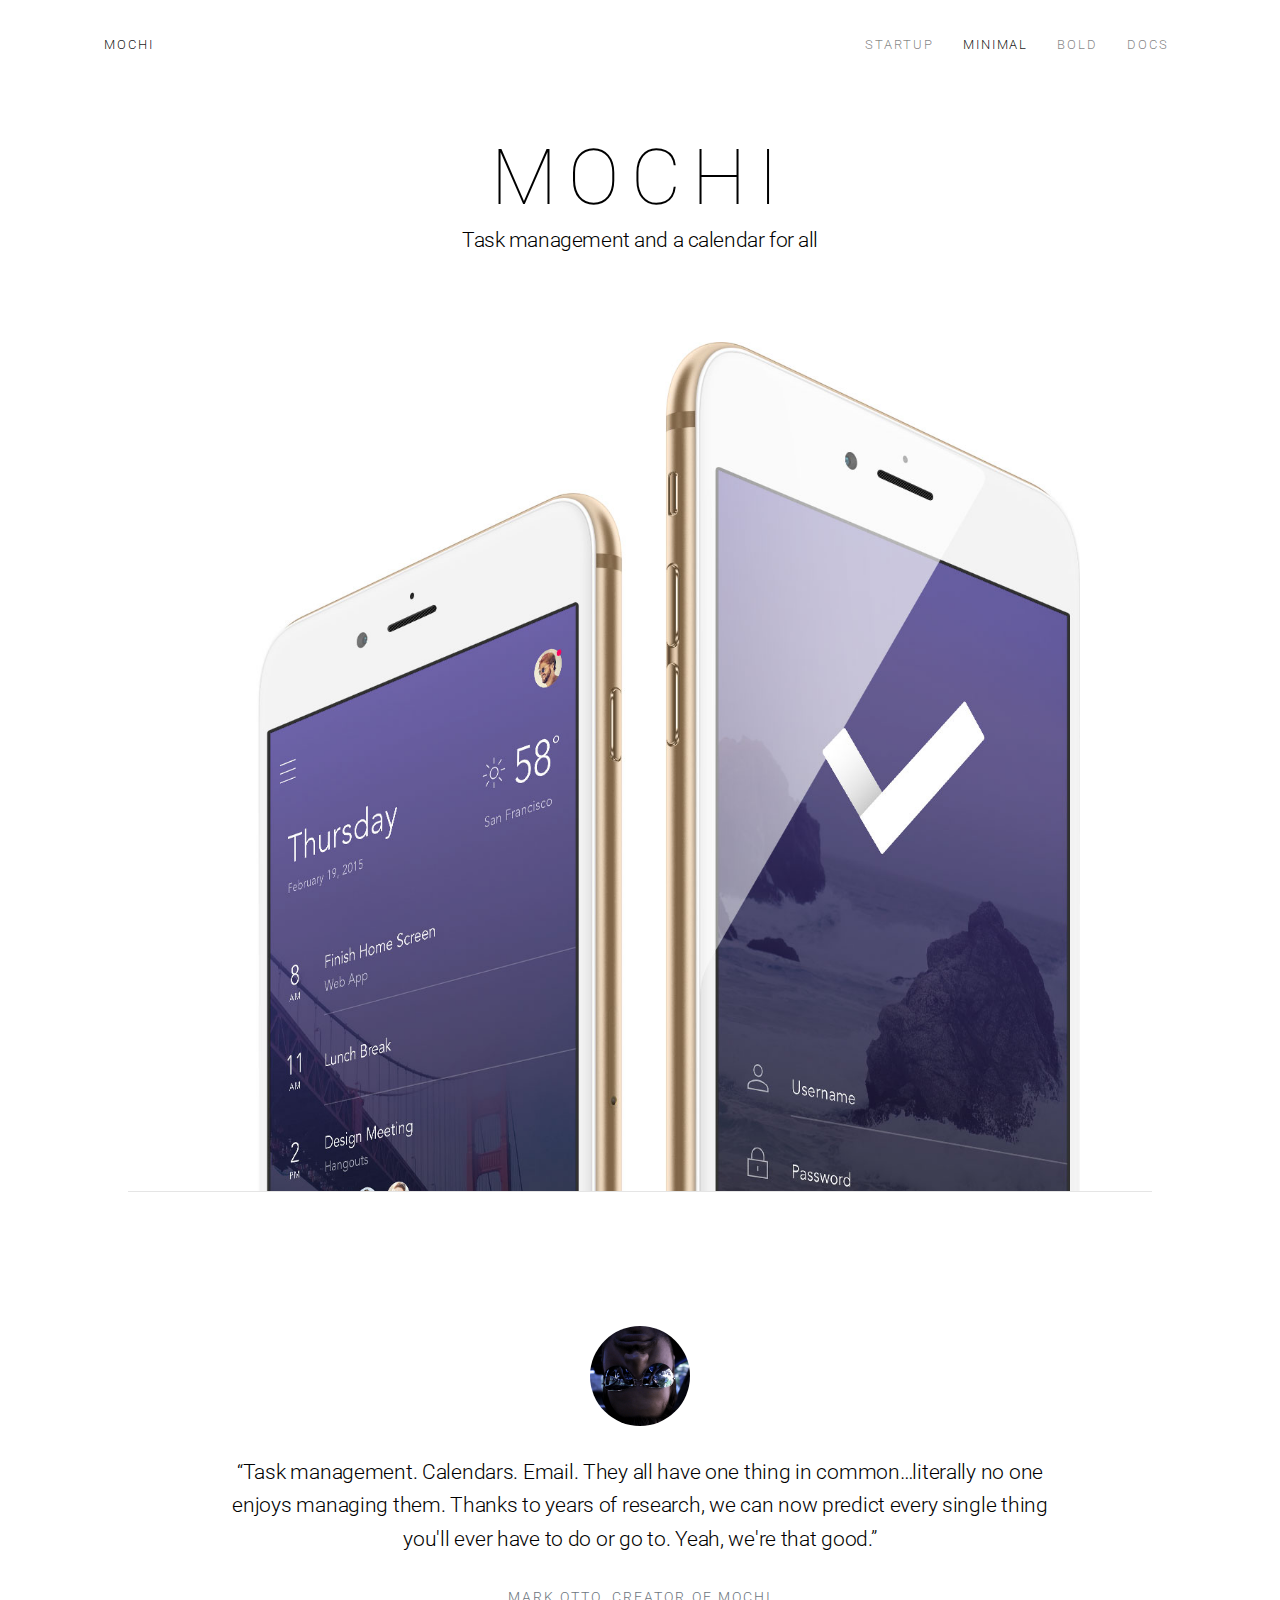
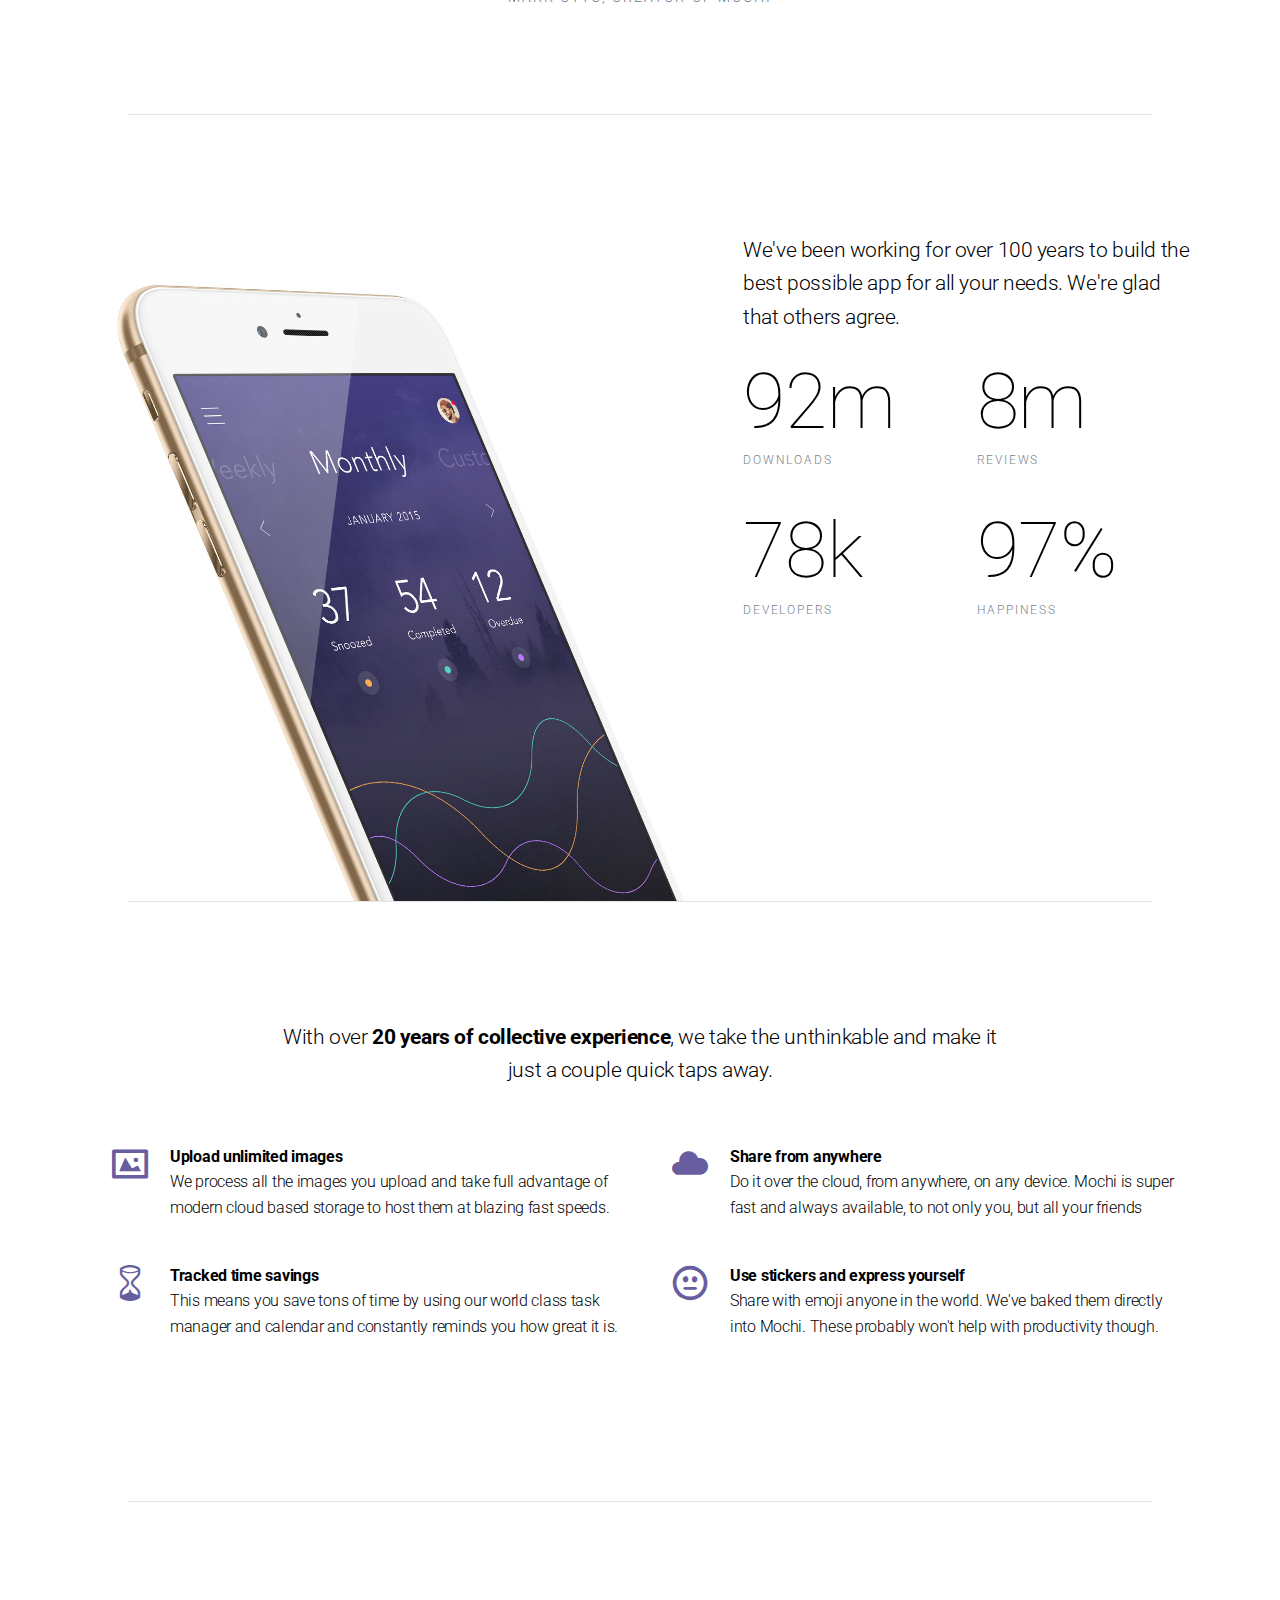
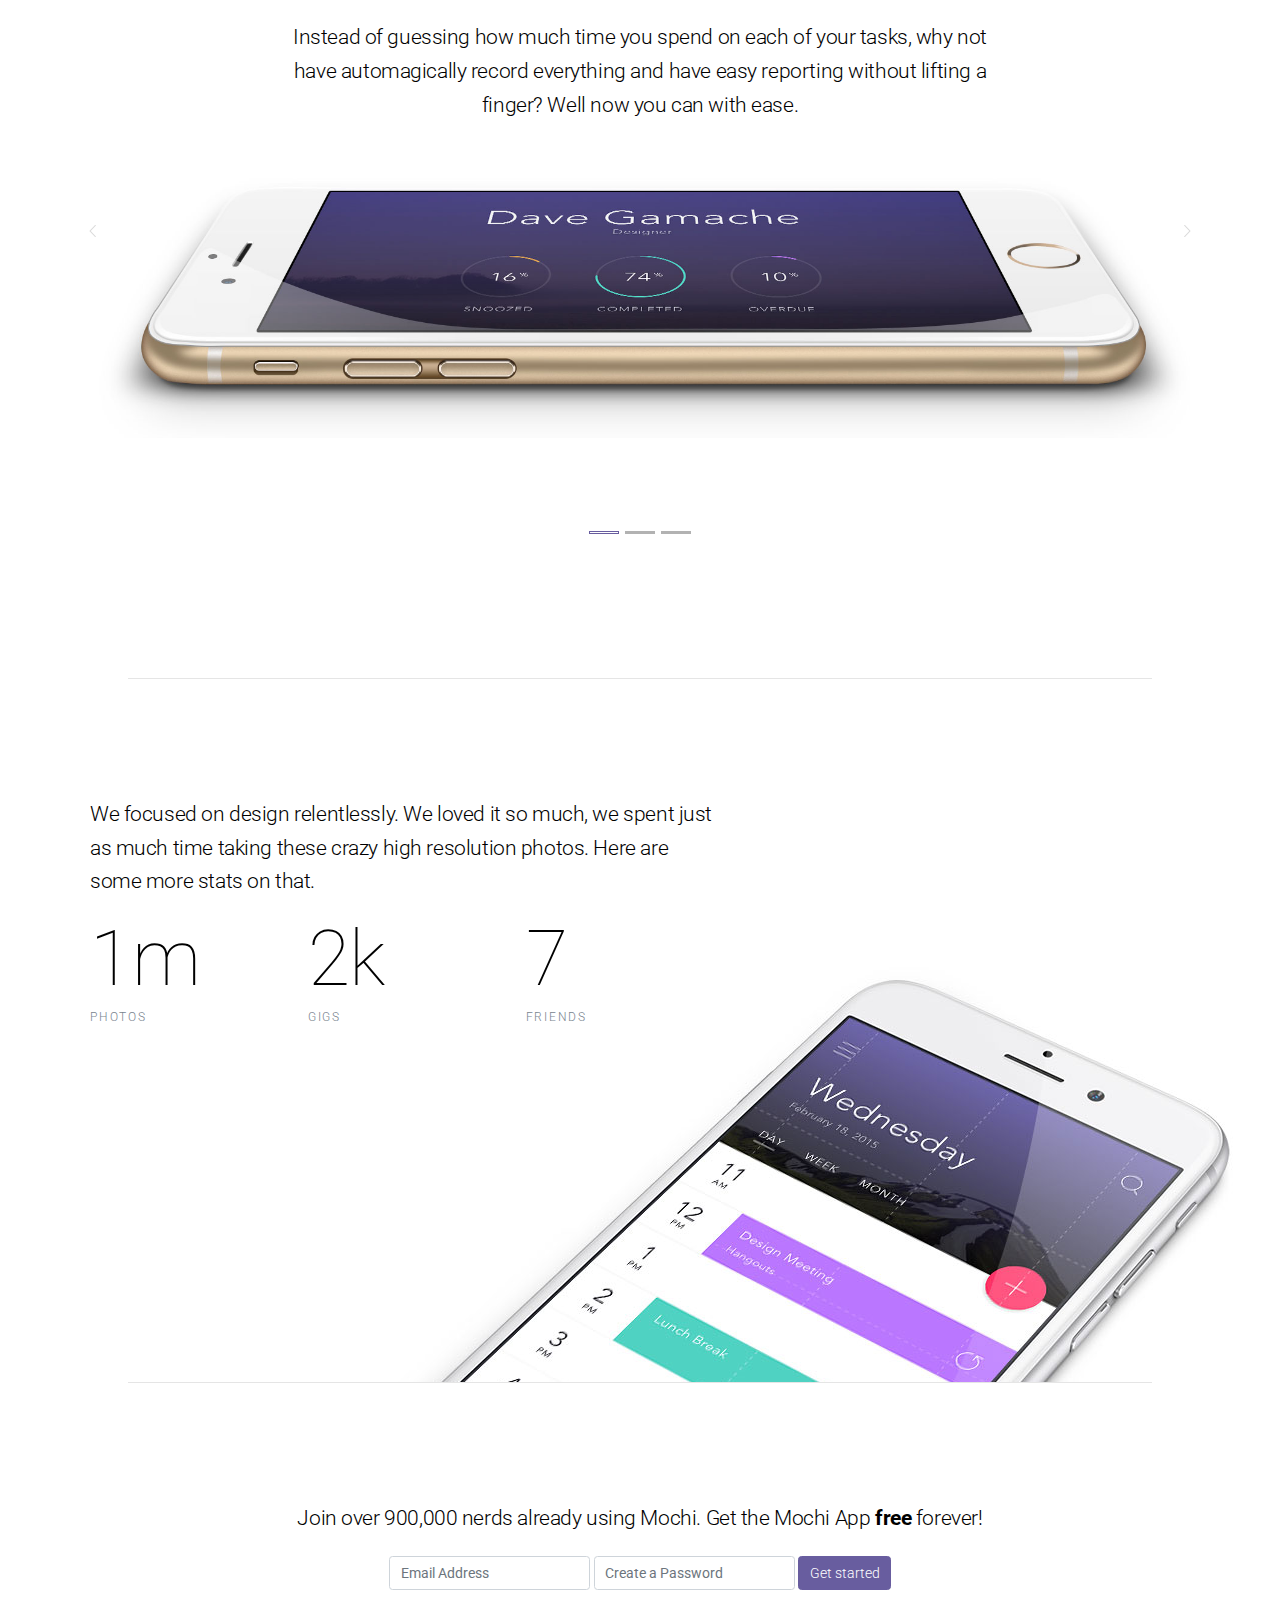
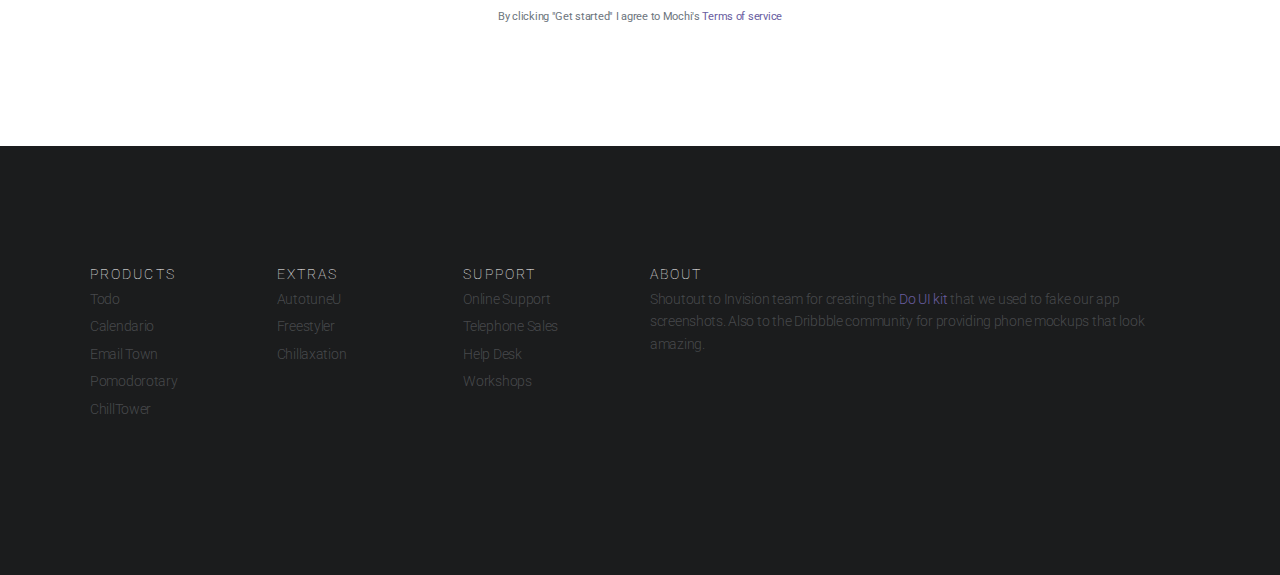
<file: minimal/index.html>
<!DOCTYPE html>
<html lang="en">
  <head>
    <meta charset="utf-8">
    <meta http-equiv="X-UA-Compatible" content="IE=edge">
    <meta name="viewport" content="width=device-width, initial-scale=1">
    <meta name="description" content="">
    <meta name="keywords" content="">
    <meta name="author" content="">

    <title>
      
        Minimal &middot; 
      
    </title>

    
      <link href="https://fonts.googleapis.com/css?family=Roboto:100,300,400,700" rel="stylesheet">
      <link href="../assets/css/toolkit-minimal.css" rel="stylesheet">
      <link href="../assets/css/application-minimal.css" rel="stylesheet">
    

    

    <style>
      /* note: this is a hack for ios iframe for bootstrap themes shopify page */
      /* this chunk of css is not part of the toolkit :) */
      /* …curses ios, etc… */
      @media (max-width: 768px) and (-webkit-min-device-pixel-ratio: 2) {
        body {
          width: 1px;
          min-width: 100%;
          *width: 100%;
        }
        #stage {
          height: 1px;
          overflow: auto;
          min-height: 100vh;
          -webkit-overflow-scrolling: touch;
        }
      }
    </style>
  </head>


<body>
  



<div class="container pt-4">
  <nav class="navbar navbar-light navbar-expand-sm text-uppercase app-navbar mb-5">
    <a class="navbar-brand mr-auto" href="../">
      <span>Mochi</span>
    </a>
    <button
      class="navbar-toggler"
      type="button"
      data-toggle="collapse"
      data-target="#navbarResponsive"
      aria-controls="navbarResponsive"
      aria-expanded="false"
      aria-label="Toggle navigation">
      <span class="navbar-toggler-icon"></span>
    </button>

    <div class="collapse navbar-collapse" id="navbarResponsive">
      <ul class="navbar-nav ml-auto">
        <li class="nav-item ">
          <a class="nav-link" href="..//index.html">StartUp</a>
        </li>
        <li class="nav-item active">
          <a class="nav-link" href="../minimal/index.html">Minimal</a>
        </li>
        <li class="nav-item ">
          <a class="nav-link" href="../bold/index.html">Bold</a>
        </li>
        <li class="nav-item ">
          <a class="nav-link" href="../docs/index.html">Docs</a>
        </li>
      </ul>
    </div><!--/.nav-collapse -->
</nav>
</div>

<div class="block app-block-intro">
  <div class="container text-xs-center">
    <h1 class="block-title mb-0 text-uppercase app-myphone-brand">Mochi</h1>
    <p class="lead mb-5 pb-5">Task management and a calendar for all</p>
    <img src="../assets/img/iphone-to-iphone-sized.jpg">
  </div>
</div>

<div class="block block-bordered-lg">
  <div class="container text-center app-translate-15" data-transition="entrance">
    <blockquote class="pull-quote">
      <img class="rounded-circle" src="../assets/img/avatar-mdo.png">
      <p>
        “Task management. Calendars. Email. They all have one thing in common&hellip;literally no one enjoys managing them. Thanks to years of research, we can now predict every single thing you'll ever have to do or go to. Yeah, we're that good.”
      </p>
      <cite>Mark Otto, Creator of Mochi</cite>
    </blockquote>
  </div>
</div>

<div class="block block-bordered-lg pb-0 app-block-stats">
  <div class="container">
    <div class="row">
      <div class="col-lg-7 col-md-6">
        <img
          src="../assets/img/iphone-perspective-sized.jpg"
          class="app-translate-5"
          data-transition="entrance">
        <hr class="mt-0 mb-5 mx-auto d-md-none">
      </div>
      <div class="col-lg-5 col-md-6 text-center text-md-left pb-5">
        <p class="lead">
          We've been working for over 100 years to build the best possible app for all your needs. We're glad that others agree.
        </p>
        <div class="row my-4">
          <div class="col-6 mb-3">
            <div class="statcard">
              <h1 class="statcard-number block-title">92m</h1>
              <span class="statcard-desc">Downloads</span>
            </div>
          </div>
          <div class="col-6 mb-3">
            <div class="statcard">
              <h1 class="statcard-number block-title">8m</h1>
              <span class="statcard-desc">Reviews</span>
            </div>
          </div>
        </div>
        <div class="row mb-3 d-none d-lg-flex">
          <div class="col-6 mb-3">
            <div class="statcard">
              <h1 class="statcard-number block-title">78k</h1>
              <span class="statcard-desc">Developers</span>
            </div>
          </div>
          <div class="col-6 mb-3">
            <div class="statcard">
              <h1 class="statcard-number block-title">97%</h1>
              <span class="statcard-desc">Happiness</span>
            </div>
          </div>
        </div>
      </div>
    </div>
  </div>
</div>

<div class="block block-bordered-lg">
  <div class="container">
    <div class="row justify-content-center">
    <div class="col-sm-8 text-center mb-5">
      <p class="lead mx-auto">With over <strong>20 years of collective experience</strong>, we take the unthinkable and make it just a couple quick taps away.</p>
    </div>
    </div>
    <div class="row">
      <div class="col-sm-6">
        <ul class="featured-list">
          <li class="mb-5">
            <div class="featured-list-icon text-primary">
              <span class="icon icon-image"></span>
            </div>
            <p class="featured-list-icon-text mb-0"><strong>Upload unlimited images</strong></p>
            <p class="featured-list-icon-text">
              We process all the images you upload and take full advantage of modern cloud based storage to host them at blazing fast speeds.
            </p>
          </li>

          <li class="mb-5">
            <div class="featured-list-icon text-primary">
              <span class="icon icon-hour-glass"></span>
            </div>
            <p class="featured-list-icon-text mb-0"><strong>Tracked time savings</strong></p>
            <p class="featured-list-icon-text">
              This means you save tons of time by using our world class task manager and calendar and constantly reminds you how great it is.
            </p>
          </li>

        </ul>
      </div>
      <div class="col-sm-6">
        <ul class="featured-list">

          <li class="mb-5">
            <div class="featured-list-icon text-primary">
              <span class="icon icon-cloud"></span>
            </div>
            <p class="featured-list-icon-text mb-0"><strong>Share from anywhere</strong></p>
            <p class="featured-list-icon-text">
              Do it over the cloud, from anywhere, on any device. Mochi is super fast and always available, to not only you, but all your friends
            </p>
          </li>

          <li class="mb-5">
            <div class="featured-list-icon text-primary">
              <span class="icon icon-emoji-neutral"></span>
            </div>
            <p class="featured-list-icon-text mb-0"><strong>Use stickers and express yourself</strong></p>
            <p class="featured-list-icon-text">
              Share with emoji anyone in the world. We've baked them directly into Mochi. These probably won't help with productivity though.
            </p>
          </li>
        </ul>
      </div>
    </div>
  </div>
</div>

<div class="block block-bordered-lg pl-0 pt-0 pr-0">
  <div id="carousel-example-generic" class="carousel carousel-light slide" data-ride="carousel">
    <ol class="carousel-indicators">
      <li data-target="#carousel-example-generic" data-slide-to="0" class="active"></li>
      <li data-target="#carousel-example-generic" data-slide-to="1"></li>
      <li data-target="#carousel-example-generic" data-slide-to="2"></li>
    </ol>
    <div class="carousel-inner" role="listbox">
      <div class="carousel-item active">
        <div class="block">
          <div class="container">
            <div class="row justify-content-center">
              <div class="col-sm-8">
                <p class="lead mx-auto text-center">
                  Instead of guessing how much time you spend on each of your tasks, why not have automagically record everything and have easy reporting without lifting a finger? <span class="hidden-xs">Well now you can with ease.</span>
                </p>
              </div>
            </div>
            <img class="img-fluid mt-5 app-block-game-img d-block img-fluid" src="../assets/img/iphone-flat-sized.jpg">
          </div>
        </div>
      </div>
      <div class="carousel-item">
        <div class="block">
          <div class="container">
            <div class="row justify-content-center">
              <div class="col-sm-8">
                <p class="lead mx-auto text-center">
                  Instead of guessing how much time you spend on each of your tasks, why not have automagically record everything and have easy reporting without lifting a finger? <span class="hidden-xs">Well now you can with ease.</span>
                </p>
              </div>
            </div>
            <img class="img-fluid mt-5 app-block-game-img d-block img-fluid" src="../assets/img/iphone-flat-sized.jpg">
          </div>
        </div>
      </div>
      <div class="carousel-item">
        <div class="block">
          <div class="container">
            <div class="row justify-content-center">
              <div class="col-sm-8">
                <p class="lead mx-auto text-center">
                  Instead of guessing how much time you spend on each of your tasks, why not have automagically record everything and have easy reporting without lifting a finger? <span class="hidden-xs">Well now you can with ease.</span>
                </p>
              </div>
            </div>
            <img class="img-fluid mt-5 app-block-game-img d-block img-fluid" src="../assets/img/iphone-flat-sized.jpg">
          </div>
        </div>
      </div>
    </div>

    <a class="carousel-control-prev" href="#carousel-example-generic" role="button" data-slide="prev">
      <span class="icon icon-chevron-thin-left" aria-hidden="true"></span>
      <span class="sr-only">Previous</span>
    </a>
    <a class="carousel-control-next" href="#carousel-example-generic" role="button" data-slide="next">
      <span class="icon icon-chevron-thin-right" aria-hidden="true"></span>
      <span class="sr-only">Next</span>
    </a>
  </div>
</div>

<div class="block block-bordered-lg block-overflow-hidden pb-0 app-block-design">
  <div class="container">
    <div class="row app-pos-r">
      <div class="col-sm-7 text-center text-sm-left">
        <p class="lead">
          We focused on design relentlessly. We loved it so much, we spent just as much time taking these crazy high resolution photos. Here are some more stats on that.
        </p>
        <div class="row">
          <div class="col-4">
            <div class="statcard">
              <h1 class="statcard-number block-title">1m</h1>
              <span class="statcard-desc">Photos</span>
            </div>
          </div>
          <div class="col-4">
            <div class="statcard">
              <h1 class="statcard-number block-title">2k</h1>
              <span class="statcard-desc">gigs</span>
            </div>
          </div>
          <div class="col-4">
            <div class="statcard">
              <h1 class="statcard-number block-title">7</h1>
              <span class="statcard-desc">Friends</span>
            </div>
          </div>
        </div>
      </div>
    </div>
  </div>
  <div class="text-right app-block-design-img">
    <img src="../assets/img/iphone-reverse-perspective-sized.jpg" class="app-translate-50" data-transition="entrance">
  </div>
</div>

<div class="block block-bordered-lg text-center">
  <div class="container-fluid">
    <p class="lead mb-4">
      Join over 900,000 nerds already using Mochi. Get the Mochi App <strong>free</strong> forever!
    </p>
    <form class="form-inline d-flex justify-content-center">
      <input class="form-control mb-3" placeholder="Email Address">
      <input class="form-control mb-3 ml-sm-1" type="password" placeholder="Create a Password">
      <button class="btn btn-primary mb-3 ml-sm-1">Get started</button>
    </form>
    <small class="text-muted">
      By clicking "Get started" I agree to Mochi's
      <a href="#">Terms of service</a>
    </small>
  </div>
</div>

<div class="block app-block-footer">
  <div class="container">
    <div class="row">
      <div class="col-sm-2 mb-4">
        <ul class="list-unstyled list-spaced">
          <li><h6 class="text-uppercase">Products</h6></li>
          <li>Todo</li>
          <li>Calendario</li>
          <li>Email Town</li>
          <li>Pomodorotary</li>
          <li>ChillTower</li>
        </ul>
      </div>
      <div class="col-sm-2 mb-4">
        <ul class="list-unstyled list-spaced">
          <li><h6 class="text-uppercase">Extras</h6></li>
          <li>AutotuneU</li>
          <li>Freestyler</li>
          <li>Chillaxation</li>
        </ul>
      </div>
      <div class="col-sm-2 mb-4">
        <ul class="list-unstyled list-spaced">
          <li><h6 class="text-uppercase">Support</h6></li>
          <li>Online Support</li>
          <li>Telephone Sales</li>
          <li>Help Desk</li>
          <li>Workshops</li>
        </ul>
      </div>
       <div class="col-sm-6">
        <h6 class="text-uppercase">About</h6>
        <p>Shoutout to Invision team for creating the <a href="http://www.invisionapp.com/do">Do UI kit</a> that we used to fake our app screenshots. Also to the Dribbble community for providing phone mockups that look amazing.</p>
      </div>
    </div>
  </div>
</div>


    <script src="../assets/js/jquery.min.js"></script>
    <script src="../assets/js/popper.min.js"></script>
    <script src="../assets/js/toolkit.js"></script>
    <script src="../assets/js/application.js"></script>
    <script>
      // execute/clear BS loaders for docs
      $(function(){while(window.BS&&window.BS.loader&&window.BS.loader.length){(window.BS.loader.pop())()}})
    </script>
</body>
</html>
</file>
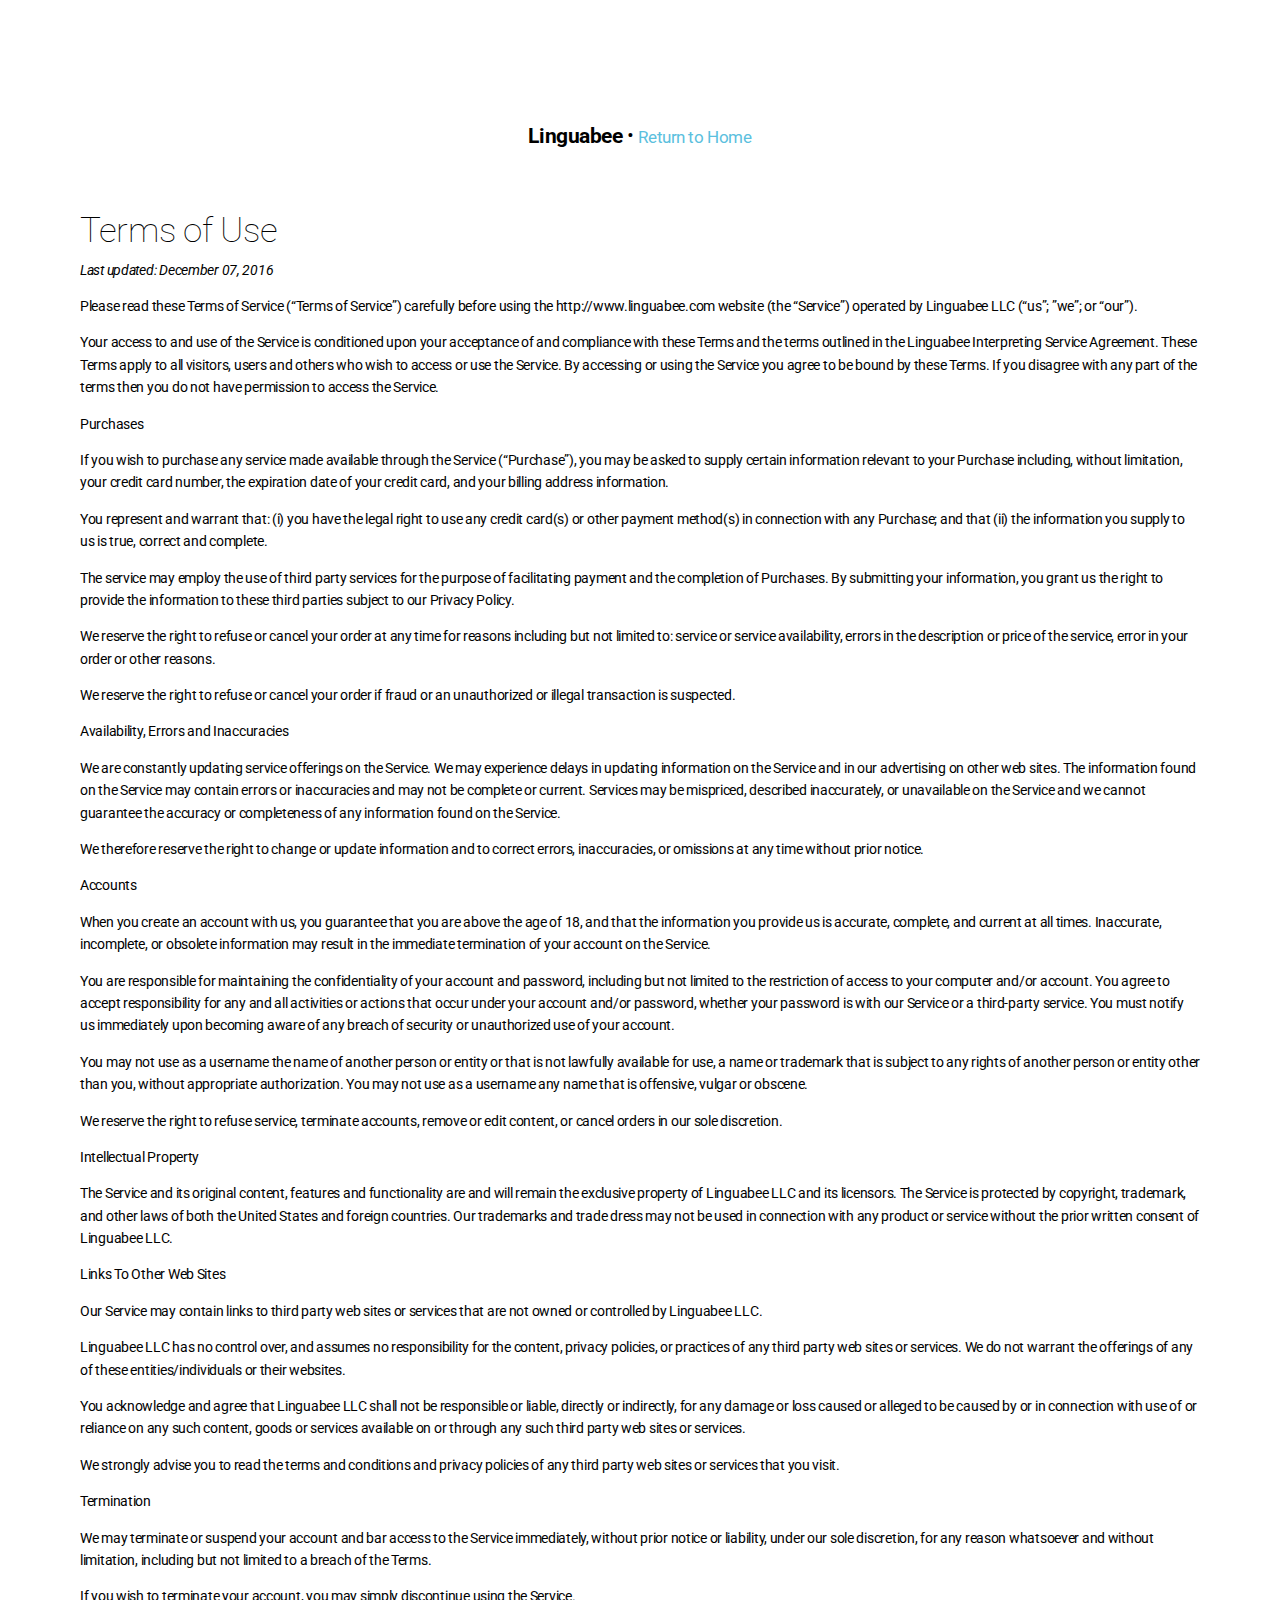
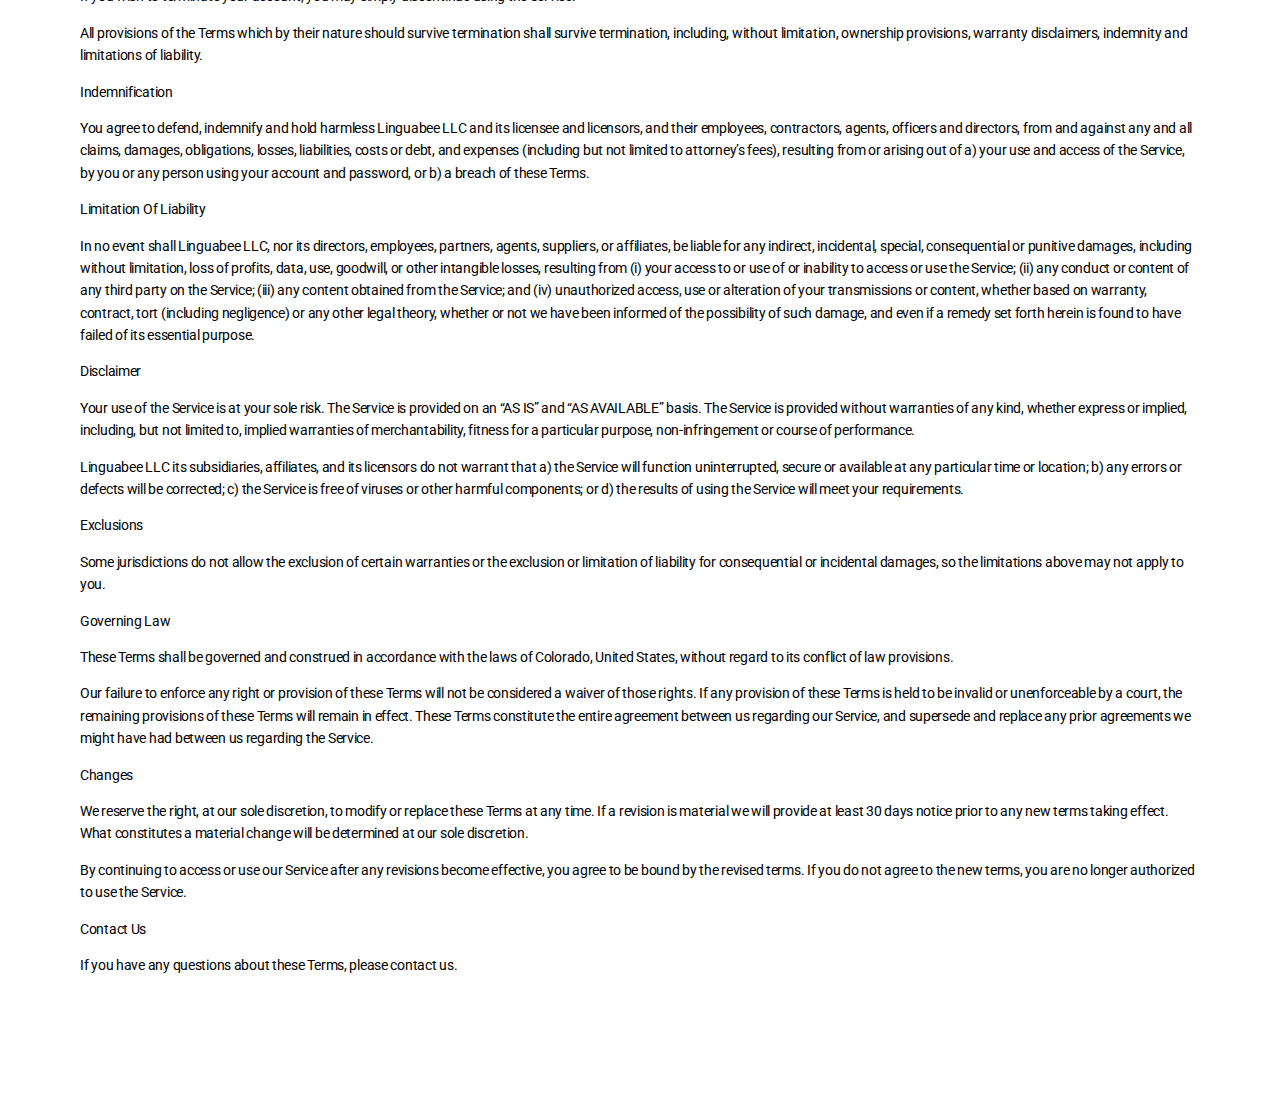
<file: legal.html>
<!DOCTYPE html>
<html lang="en">
  <head>

    <!-- Global site tag (gtag.js) - Google Analytics -->
    <script async src="https://www.googletagmanager.com/gtag/js?id=UA-35360914-4"></script>
    <script>
      window.dataLayer = window.dataLayer || [];
      function gtag(){dataLayer.push(arguments);}
      gtag('js', new Date());

      gtag('config', 'UA-35360914-4');
    </script>

    <meta charset="utf-8">
    <meta http-equiv="X-UA-Compatible" content="IE=edge">
    <meta name="viewport" content="width=device-width, initial-scale=1">
    <meta name="description" content="">
    <meta name="keywords" content="">
    <meta name="author" content="">

    <title> Linguabee &middot; Legal </title>

    <link href="https://fonts.googleapis.com/css?family=Roboto:100,300,400,700" rel="stylesheet">
    <link href="../assets/css/toolkit-minimal.css" rel="stylesheet">
    <link href="../assets/css/application-minimal.css" rel="stylesheet">

    <style>
      /* note: this is a hack for ios iframe for bootstrap themes shopify page */
      /* this chunk of css is not part of the toolkit :) */
      /* …curses ios, etc… */
      @media (max-width: 768px) and (-webkit-min-device-pixel-ratio: 2) {
        body {
          width: 1px;
          min-width: 100%;
          *width: 100%;
        }
        #stage {
          height: 1px;
          overflow: auto;
          min-height: 100vh;
          -webkit-overflow-scrolling: touch;
        }
      }
    </style>

    <link rel="icon" href="assets/img/linguabee/icons/cropped-linguabee-icon-wp-32x32.png" sizes="32x32" />
    <link rel="icon" href="assets/img/linguabee/icons/cropped-linguabee-icon-wp-192x192.png" sizes="192x192" />
    <link rel="apple-touch-icon-precomposed" href="assets/img/linguabee/icons/cropped-linguabee-icon-wp-180x180.png" />
    <meta name="msapplication-TileImage" content="assets/img/linguabee/icons/cropped-linguabee-icon-wp-270x270.png" />

  </head>
  <body>

<div class="block ">
  <div class="container">
    <div class="row justify-content-center">
    <div class="col-sm-8 text-center mb-5">
      <p class="lead mx-auto">
        <strong>Linguabee</strong>
        &bullet;
        <a class="small text-info" href="index.html">Return to Home</a>
      </p>
    </div>
    </div>
    <div class="row">






      <article id="post-54" class="post-54 page type-page status-publish hentry">


      					<h1 class="entry-title main_title">Terms of Use</h1>


      					<div class="entry-content">
      					<p><em><span style="font-weight: 400;">Last updated: December 07, 2016</span></em></p>
      <p><span style="font-weight: 400;">Please read these Terms of Service (“Terms of Service”) carefully before using the http://www.linguabee.com website (the “Service”) operated by Linguabee LLC (“us”; ”we”; or “our”).</span></p>
      <p><span style="font-weight: 400;">Your access to and use of the Service is conditioned upon your acceptance of and compliance with these Terms and the terms outlined in the Linguabee Interpreting Service Agreement. These Terms apply to all visitors, users and others who wish to access or use the Service. By accessing or using the Service you agree to be bound by these Terms. If you disagree with any part of the terms then you do not have permission to access the Service.</span></p>
      <p><b>Purchases</b></p>
      <p><span style="font-weight: 400;">If you wish to purchase any service made available through the Service (“Purchase”), you may be asked to supply certain information relevant to your Purchase including, without limitation, your credit card number, the expiration date of your credit card, and your billing address information.</span></p>
      <p><span style="font-weight: 400;">You represent and warrant that: (i) you have the legal right to use any credit card(s) or other payment method(s) in connection with any Purchase; and that (ii) the information you supply to us is true, correct and complete.</span></p>
      <p><span style="font-weight: 400;">The service may employ the use of third party services for the purpose of facilitating payment and the completion of Purchases. By submitting your information, you grant us the right to provide the information to these third parties subject to our Privacy Policy.</span></p>
      <p><span style="font-weight: 400;">We reserve the right to refuse or cancel your order at any time for reasons including but not limited to: service or service availability, errors in the description or price of the service, error in your order or other reasons.</span></p>
      <p><span style="font-weight: 400;">We reserve the right to refuse or cancel your order if fraud or an unauthorized or illegal transaction is suspected.</span></p>
      <p><b>Availability, Errors and Inaccuracies</b></p>
      <p><span style="font-weight: 400;">We are constantly updating service offerings on the Service. We may experience delays in updating information on the Service and in our advertising on other web sites. The information found on the Service may contain errors or inaccuracies and may not be complete or current. Services may be mispriced, described inaccurately, or unavailable on the Service and we cannot guarantee the accuracy or completeness of any information found on the Service.</span></p>
      <p><span style="font-weight: 400;">We therefore reserve the right to change or update information and to correct errors, inaccuracies, or omissions at any time without prior notice.</span></p>
      <p><b>Accounts</b></p>
      <p><span style="font-weight: 400;">When you create an account with us, you guarantee that you are above the age of 18, and that the information you provide us is accurate, complete, and current at all times. Inaccurate, incomplete, or obsolete information may result in the immediate termination of your account on the Service.</span></p>
      <p><span style="font-weight: 400;">You are responsible for maintaining the confidentiality of your account and password, including but not limited to the restriction of access to your computer and/or account. You agree to accept responsibility for any and all activities or actions that occur under your account and/or password, whether your password is with our Service or a third-party service. You must notify us immediately upon becoming aware of any breach of security or unauthorized use of your account.</span></p>
      <p><span style="font-weight: 400;">You may not use as a username the name of another person or entity or that is not lawfully available for use, a name or trademark that is subject to any rights of another person or entity other than you, without appropriate authorization. You may not use as a username any name that is offensive, vulgar or obscene.</span></p>
      <p><span style="font-weight: 400;">We reserve the right to refuse service, terminate accounts, remove or edit content, or cancel orders in our sole discretion.</span></p>
      <p><b>Intellectual Property</b></p>
      <p><span style="font-weight: 400;">The Service and its original content, features and functionality are and will remain the exclusive property of Linguabee LLC and its licensors. The Service is protected by copyright, trademark, and other laws of both the United States and foreign countries. Our trademarks and trade dress may not be used in connection with any product or service without the prior written consent of Linguabee LLC.</span></p>
      <p><b>Links To Other Web Sites</b></p>
      <p><span style="font-weight: 400;">Our Service may contain links to third party web sites or services that are not owned or controlled by Linguabee LLC.</span></p>
      <p><span style="font-weight: 400;">Linguabee LLC has no control over, and assumes no responsibility for the content, privacy policies, or practices of any third party web sites or services. We do not warrant the offerings of any of these entities/individuals or their websites.</span></p>
      <p><span style="font-weight: 400;">You acknowledge and agree that Linguabee LLC shall not be responsible or liable, directly or indirectly, for any damage or loss caused or alleged to be caused by or in connection with use of or reliance on any such content, goods or services available on or through any such third party web sites or services.</span></p>
      <p><span style="font-weight: 400;">We strongly advise you to read the terms and conditions and privacy policies of any third party web sites or services that you visit.</span></p>
      <p><b>Termination</b></p>
      <p><span style="font-weight: 400;">We may terminate or suspend your account and bar access to the Service immediately, without prior notice or liability, under our sole discretion, for any reason whatsoever and without limitation, including but not limited to a breach of the Terms.</span></p>
      <p><span style="font-weight: 400;">If you wish to terminate your account, you may simply discontinue using the Service.</span></p>
      <p><span style="font-weight: 400;">All provisions of the Terms which by their nature should survive termination shall survive termination, including, without limitation, ownership provisions, warranty disclaimers, indemnity and limitations of liability.</span></p>
      <p><b>Indemnification</b></p>
      <p><span style="font-weight: 400;">You agree to defend, indemnify and hold harmless Linguabee LLC and its licensee and licensors, and their employees, contractors, agents, officers and directors, from and against any and all claims, damages, obligations, losses, liabilities, costs or debt, and expenses (including but not limited to attorney’s fees), resulting from or arising out of a) your use and access of the Service, by you or any person using your account and password, or b) a breach of these Terms.</span></p>
      <p><b>Limitation Of Liability</b></p>
      <p><span style="font-weight: 400;">In no event shall Linguabee LLC, nor its directors, employees, partners, agents, suppliers, or affiliates, be liable for any indirect, incidental, special, consequential or punitive damages, including without limitation, loss of profits, data, use, goodwill, or other intangible losses, resulting from (i) your access to or use of or inability to access or use the Service; (ii) any conduct or content of any third party on the Service; (iii) any content obtained from the Service; and (iv) unauthorized access, use or alteration of your transmissions or content, whether based on warranty, contract, tort (including negligence) or any other legal theory, whether or not we have been informed of the possibility of such damage, and even if a remedy set forth herein is found to have failed of its essential purpose.</span></p>
      <p><b>Disclaimer</b></p>
      <p><span style="font-weight: 400;">Your use of the Service is at your sole risk. The Service is provided on an “AS IS” and “AS AVAILABLE” basis. The Service is provided without warranties of any kind, whether express or implied, including, but not limited to, implied warranties of merchantability, fitness for a particular purpose, non-infringement or course of performance.</span></p>
      <p><span style="font-weight: 400;">Linguabee LLC its subsidiaries, affiliates, and its licensors do not warrant that a) the Service will function uninterrupted, secure or available at any particular time or location; b) any errors or defects will be corrected; c) the Service is free of viruses or other harmful components; or d) the results of using the Service will meet your requirements.</span></p>
      <p><b>Exclusions</b></p>
      <p><span style="font-weight: 400;">Some jurisdictions do not allow the exclusion of certain warranties or the exclusion or limitation of liability for consequential or incidental damages, so the limitations above may not apply to you.</span></p>
      <p><b>Governing Law</b></p>
      <p><span style="font-weight: 400;">These Terms shall be governed and construed in accordance with the laws of Colorado, United States, without regard to its conflict of law provisions.</span></p>
      <p><span style="font-weight: 400;">Our failure to enforce any right or provision of these Terms will not be considered a waiver of those rights. If any provision of these Terms is held to be invalid or unenforceable by a court, the remaining provisions of these Terms will remain in effect. These Terms constitute the entire agreement between us regarding our Service, and supersede and replace any prior agreements we might have had between us regarding the Service.</span></p>
      <p><b>Changes</b></p>
      <p><span style="font-weight: 400;">We reserve the right, at our sole discretion, to modify or replace these Terms at any time. If a revision is material we will provide at least 30 days notice prior to any new terms taking effect. What constitutes a material change will be determined at our sole discretion.</span></p>
      <p><span style="font-weight: 400;">By continuing to access or use our Service after any revisions become effective, you agree to be bound by the revised terms. If you do not agree to the new terms, you are no longer authorized to use the Service.</span></p>
      <p><b>Contact Us</b></p>
      <p><span style="font-weight: 400;">If you have any questions about these Terms, please contact us.</span></p>
      					</div> <!-- .entry-content -->


      				</article>








    </div>
  </div>
</div>



    <script src="../assets/js/jquery.min.js"></script>
    <script src="../assets/js/popper.min.js"></script>
    <script src="../assets/js/toolkit.js"></script>
    <script src="../assets/js/application.js"></script>
    <script>
      // execute/clear BS loaders for docs
      $(function(){while(window.BS&&window.BS.loader&&window.BS.loader.length){(window.BS.loader.pop())()}})
    </script>

    <!-- Start of HubSpot Embed Code -->
    <script type="text/javascript" id="hs-script-loader" async defer src="//js.hs-scripts.com/3849071.js"></script>
    <!-- End of HubSpot Embed Code -->

</body>
</html>
</file>
<file: assets/css/toolkit-startup.css>
@charset "UTF-8";
@media print {
  *,
  *::before,
  *::after {
    text-shadow: none !important;
    box-shadow: none !important; }
  a:not(.btn) {
    text-decoration: underline; }
  abbr[title]::after {
    content: " (" attr(title) ")"; }
  pre {
    white-space: pre-wrap !important; }
  pre,
  blockquote {
    border: 1px solid #999;
    page-break-inside: avoid; }
  thead {
    display: table-header-group; }
  tr,
  img {
    page-break-inside: avoid; }
  p,
  h2,
  h3 {
    orphans: 3;
    widows: 3; }
  h2,
  h3 {
    page-break-after: avoid; }
  @page {
    size: a3; }
  body {
    min-width: 992px !important; }
  .container {
    min-width: 992px !important; }
  .navbar {
    display: none; }
  .badge {
    border: 1px solid #000; }
  .table {
    border-collapse: collapse !important; }
    .table td,
    .table th {
      background-color: #fff !important; }
  .table-bordered th,
  .table-bordered td {
    border: 1px solid #ddd !important; } }

:root {
  --blue: #007bff;
  --indigo: #6610f2;
  --purple: #6f42c1;
  --pink: #e83e8c;
  --red: #dc3545;
  --orange: #fd7e14;
  --yellow: #ffc107;
  --green: #28a745;
  --teal: #20c997;
  --cyan: #17a2b8;
  --white: #fff;
  --gray: #6c757d;
  --gray-dark: #343a40;
  --primary: #2595FF;
  --secondary: #fff;
  --success: #5cb85c;
  --info: #5bc0de;
  --warning: #f0ad4e;
  --danger: #d9534f;
  --light: #f5f8fa;
  --dark: #122a38;
  --breakpoint-xs: 0;
  --breakpoint-sm: 576px;
  --breakpoint-md: 768px;
  --breakpoint-lg: 992px;
  --breakpoint-xl: 1200px;
  --font-family-sans-serif: "Work sans", "Helvetica Neue", Helvetica, Arial, sans-serif;
  --font-family-monospace: SFMono-Regular, Menlo, Monaco, Consolas, "Liberation Mono", "Courier New", monospace; }

*,
*::before,
*::after {
  box-sizing: border-box; }

html {
  font-family: sans-serif;
  line-height: 1.15;
  -webkit-text-size-adjust: 100%;
  -ms-text-size-adjust: 100%;
  -ms-overflow-style: scrollbar;
  -webkit-tap-highlight-color: transparent; }

@-ms-viewport {
  width: device-width; }

article, aside, dialog, figcaption, figure, footer, header, hgroup, main, nav, section {
  display: block; }

body {
  margin: 0;
  font-family: "Work sans", "Helvetica Neue", Helvetica, Arial, sans-serif;
  font-size: 15px;
  font-weight: 300;
  line-height: 1.4;
  color: #6c6f73;
  text-align: left;
  background-color: #fff; }

[tabindex="-1"]:focus {
  outline: 0 !important; }

hr {
  box-sizing: content-box;
  height: 0;
  overflow: visible; }

h1, h2, h3, h4, h5, h6 {
  margin-top: 0;
  margin-bottom: 0.5rem; }

p {
  margin-top: 0;
  margin-bottom: 1rem; }

abbr[title],
abbr[data-original-title] {
  text-decoration: underline;
  text-decoration: underline dotted;
  cursor: help;
  border-bottom: 0; }

address {
  margin-bottom: 1rem;
  font-style: normal;
  line-height: inherit; }

ol,
ul,
dl {
  margin-top: 0;
  margin-bottom: 1rem; }

ol ol,
ul ul,
ol ul,
ul ol {
  margin-bottom: 0; }

dt {
  font-weight: 700; }

dd {
  margin-bottom: .5rem;
  margin-left: 0; }

blockquote {
  margin: 0 0 1rem; }

dfn {
  font-style: italic; }

b,
strong {
  font-weight: bolder; }

small {
  font-size: 80%; }

sub,
sup {
  position: relative;
  font-size: 75%;
  line-height: 0;
  vertical-align: baseline; }

sub {
  bottom: -.25em; }

sup {
  top: -.5em; }

a {
  color: #2595FF;
  text-decoration: none;
  background-color: transparent;
  -webkit-text-decoration-skip: objects; }
  a:hover {
    color: #006fd8;
    text-decoration: underline; }

a:not([href]):not([tabindex]) {
  color: inherit;
  text-decoration: none; }
  a:not([href]):not([tabindex]):hover, a:not([href]):not([tabindex]):focus {
    color: inherit;
    text-decoration: none; }
  a:not([href]):not([tabindex]):focus {
    outline: 0; }

pre,
code,
kbd,
samp {
  font-family: monospace, monospace;
  font-size: 1em; }

pre {
  margin-top: 0;
  margin-bottom: 1rem;
  overflow: auto;
  -ms-overflow-style: scrollbar; }

figure {
  margin: 0 0 1rem; }

img {
  vertical-align: middle;
  border-style: none; }

svg:not(:root) {
  overflow: hidden; }

table {
  border-collapse: collapse; }

caption {
  padding-top: 0.75rem;
  padding-bottom: 0.75rem;
  color: #BEC8CE;
  text-align: left;
  caption-side: bottom; }

th {
  text-align: inherit; }

label {
  display: inline-block;
  margin-bottom: .5rem; }

button {
  border-radius: 0; }

button:focus {
  outline: 1px dotted;
  outline: 5px auto -webkit-focus-ring-color; }

input,
button,
select,
optgroup,
textarea {
  margin: 0;
  font-family: inherit;
  font-size: inherit;
  line-height: inherit; }

button,
input {
  overflow: visible; }

button,
select {
  text-transform: none; }

button,
html [type="button"],
[type="reset"],
[type="submit"] {
  -webkit-appearance: button; }

button::-moz-focus-inner,
[type="button"]::-moz-focus-inner,
[type="reset"]::-moz-focus-inner,
[type="submit"]::-moz-focus-inner {
  padding: 0;
  border-style: none; }

input[type="radio"],
input[type="checkbox"] {
  box-sizing: border-box;
  padding: 0; }

input[type="date"],
input[type="time"],
input[type="datetime-local"],
input[type="month"] {
  -webkit-appearance: listbox; }

textarea {
  overflow: auto;
  resize: vertical; }

fieldset {
  min-width: 0;
  padding: 0;
  margin: 0;
  border: 0; }

legend {
  display: block;
  width: 100%;
  max-width: 100%;
  padding: 0;
  margin-bottom: .5rem;
  font-size: 1.5rem;
  line-height: inherit;
  color: inherit;
  white-space: normal; }

progress {
  vertical-align: baseline; }

[type="number"]::-webkit-inner-spin-button,
[type="number"]::-webkit-outer-spin-button {
  height: auto; }

[type="search"] {
  outline-offset: -2px;
  -webkit-appearance: none; }

[type="search"]::-webkit-search-cancel-button,
[type="search"]::-webkit-search-decoration {
  -webkit-appearance: none; }

::-webkit-file-upload-button {
  font: inherit;
  -webkit-appearance: button; }

output {
  display: inline-block; }

summary {
  display: list-item;
  cursor: pointer; }

template {
  display: none; }

[hidden] {
  display: none !important; }

h1, h2, h3, h4, h5, h6,
.h1, .h2, .h3, .h4, .h5, .h6 {
  margin-bottom: 0.5rem;
  font-family: "Work sans", "Helvetica Neue", Helvetica, Arial, sans-serif;
  font-weight: 500;
  line-height: 1.2;
  color: #2D3238; }

h1, .h1 {
  font-size: 2.5rem; }

h2, .h2 {
  font-size: 2rem; }

h3, .h3 {
  font-size: 1.75rem; }

h4, .h4 {
  font-size: 1.5rem; }

h5, .h5 {
  font-size: 1.25rem; }

h6, .h6 {
  font-size: 1rem; }

.lead {
  font-size: 22.5px;
  font-weight: 300; }

.display-1 {
  font-size: 6rem;
  font-weight: 300;
  line-height: 1.2; }

.display-2 {
  font-size: 5.5rem;
  font-weight: 300;
  line-height: 1.2; }

.display-3 {
  font-size: 4.5rem;
  font-weight: 300;
  line-height: 1.2; }

.display-4 {
  font-size: 3.5rem;
  font-weight: 300;
  line-height: 1.2; }

hr {
  margin-top: 1rem;
  margin-bottom: 1rem;
  border: 0;
  border-top: 1px solid rgba(0, 0, 0, 0.1); }

small,
.small {
  font-size: 80%;
  font-weight: 400; }

mark,
.mark {
  padding: 0.2em;
  background-color: #fcf8e3; }

.list-unstyled {
  padding-left: 0;
  list-style: none; }

.list-inline {
  padding-left: 0;
  list-style: none; }

.list-inline-item {
  display: inline-block; }
  .list-inline-item:not(:last-child) {
    margin-right: 0.5rem; }

.initialism {
  font-size: 90%;
  text-transform: uppercase; }

.blockquote {
  margin-bottom: 20px;
  font-size: 1.25rem; }

.blockquote-footer {
  display: block;
  font-size: 80%;
  color: #6c757d; }
  .blockquote-footer::before {
    content: "\2014 \00A0"; }

.img-fluid {
  max-width: 100%;
  height: auto; }

.img-thumbnail {
  padding: 0.25rem;
  background-color: #fff;
  border: 1px solid #dee2e6;
  border-radius: 0.25rem;
  max-width: 100%;
  height: auto; }

.figure {
  display: inline-block; }

.figure-img {
  margin-bottom: 10px;
  line-height: 1; }

.figure-caption {
  font-size: 90%;
  color: #6c757d; }

code,
kbd,
pre,
samp {
  font-family: SFMono-Regular, Menlo, Monaco, Consolas, "Liberation Mono", "Courier New", monospace; }

code {
  font-size: 87.5%;
  color: #e83e8c;
  word-break: break-word; }
  a > code {
    color: inherit; }

kbd {
  padding: 0.2rem 0.4rem;
  font-size: 87.5%;
  color: #fff;
  background-color: #212529;
  border-radius: 0.2rem; }
  kbd kbd {
    padding: 0;
    font-size: 100%;
    font-weight: 700; }

pre {
  display: block;
  font-size: 87.5%;
  color: #212529; }
  pre code {
    font-size: inherit;
    color: inherit;
    word-break: normal; }

.pre-scrollable {
  max-height: 340px;
  overflow-y: scroll; }

.container {
  width: 100%;
  padding-right: 10px;
  padding-left: 10px;
  margin-right: auto;
  margin-left: auto; }
  @media (min-width: 768px) {
    .container {
      max-width: 720px; } }
  @media (min-width: 992px) {
    .container {
      max-width: 920px; } }
  @media (min-width: 1200px) {
    .container {
      max-width: 1120px; } }

.container-fluid {
  width: 100%;
  padding-right: 10px;
  padding-left: 10px;
  margin-right: auto;
  margin-left: auto; }

.row {
  display: -webkit-box;
  display: -ms-flexbox;
  display: flex;
  -ms-flex-wrap: wrap;
      flex-wrap: wrap;
  margin-right: -10px;
  margin-left: -10px; }

.no-gutters {
  margin-right: 0;
  margin-left: 0; }
  .no-gutters > .col,
  .no-gutters > [class*="col-"] {
    padding-right: 0;
    padding-left: 0; }

.col-1, .col-2, .col-3, .col-4, .col-5, .col-6, .col-7, .col-8, .col-9, .col-10, .col-11, .col-12, .col,
.col-auto, .col-sm-1, .col-sm-2, .col-sm-3, .col-sm-4, .col-sm-5, .col-sm-6, .col-sm-7, .col-sm-8, .col-sm-9, .col-sm-10, .col-sm-11, .col-sm-12, .col-sm,
.col-sm-auto, .col-md-1, .col-md-2, .col-md-3, .col-md-4, .col-md-5, .col-md-6, .col-md-7, .col-md-8, .col-md-9, .col-md-10, .col-md-11, .col-md-12, .col-md,
.col-md-auto, .col-lg-1, .col-lg-2, .col-lg-3, .col-lg-4, .col-lg-5, .col-lg-6, .col-lg-7, .col-lg-8, .col-lg-9, .col-lg-10, .col-lg-11, .col-lg-12, .col-lg,
.col-lg-auto, .col-xl-1, .col-xl-2, .col-xl-3, .col-xl-4, .col-xl-5, .col-xl-6, .col-xl-7, .col-xl-8, .col-xl-9, .col-xl-10, .col-xl-11, .col-xl-12, .col-xl,
.col-xl-auto {
  position: relative;
  width: 100%;
  min-height: 1px;
  padding-right: 10px;
  padding-left: 10px; }

.col {
  -ms-flex-preferred-size: 0;
      flex-basis: 0;
  -webkit-box-flex: 1;
      -ms-flex-positive: 1;
          flex-grow: 1;
  max-width: 100%; }

.col-auto {
  -webkit-box-flex: 0;
      -ms-flex: 0 0 auto;
          flex: 0 0 auto;
  width: auto;
  max-width: none; }

.col-1 {
  -webkit-box-flex: 0;
      -ms-flex: 0 0 8.33333%;
          flex: 0 0 8.33333%;
  max-width: 8.33333%; }

.col-2 {
  -webkit-box-flex: 0;
      -ms-flex: 0 0 16.66667%;
          flex: 0 0 16.66667%;
  max-width: 16.66667%; }

.col-3 {
  -webkit-box-flex: 0;
      -ms-flex: 0 0 25%;
          flex: 0 0 25%;
  max-width: 25%; }

.col-4 {
  -webkit-box-flex: 0;
      -ms-flex: 0 0 33.33333%;
          flex: 0 0 33.33333%;
  max-width: 33.33333%; }

.col-5 {
  -webkit-box-flex: 0;
      -ms-flex: 0 0 41.66667%;
          flex: 0 0 41.66667%;
  max-width: 41.66667%; }

.col-6 {
  -webkit-box-flex: 0;
      -ms-flex: 0 0 50%;
          flex: 0 0 50%;
  max-width: 50%; }

.col-7 {
  -webkit-box-flex: 0;
      -ms-flex: 0 0 58.33333%;
          flex: 0 0 58.33333%;
  max-width: 58.33333%; }

.col-8 {
  -webkit-box-flex: 0;
      -ms-flex: 0 0 66.66667%;
          flex: 0 0 66.66667%;
  max-width: 66.66667%; }

.col-9 {
  -webkit-box-flex: 0;
      -ms-flex: 0 0 75%;
          flex: 0 0 75%;
  max-width: 75%; }

.col-10 {
  -webkit-box-flex: 0;
      -ms-flex: 0 0 83.33333%;
          flex: 0 0 83.33333%;
  max-width: 83.33333%; }

.col-11 {
  -webkit-box-flex: 0;
      -ms-flex: 0 0 91.66667%;
          flex: 0 0 91.66667%;
  max-width: 91.66667%; }

.col-12 {
  -webkit-box-flex: 0;
      -ms-flex: 0 0 100%;
          flex: 0 0 100%;
  max-width: 100%; }

.order-first {
  -webkit-box-ordinal-group: 0;
      -ms-flex-order: -1;
          order: -1; }

.order-last {
  -webkit-box-ordinal-group: 14;
      -ms-flex-order: 13;
          order: 13; }

.order-0 {
  -webkit-box-ordinal-group: 1;
      -ms-flex-order: 0;
          order: 0; }

.order-1 {
  -webkit-box-ordinal-group: 2;
      -ms-flex-order: 1;
          order: 1; }

.order-2 {
  -webkit-box-ordinal-group: 3;
      -ms-flex-order: 2;
          order: 2; }

.order-3 {
  -webkit-box-ordinal-group: 4;
      -ms-flex-order: 3;
          order: 3; }

.order-4 {
  -webkit-box-ordinal-group: 5;
      -ms-flex-order: 4;
          order: 4; }

.order-5 {
  -webkit-box-ordinal-group: 6;
      -ms-flex-order: 5;
          order: 5; }

.order-6 {
  -webkit-box-ordinal-group: 7;
      -ms-flex-order: 6;
          order: 6; }

.order-7 {
  -webkit-box-ordinal-group: 8;
      -ms-flex-order: 7;
          order: 7; }

.order-8 {
  -webkit-box-ordinal-group: 9;
      -ms-flex-order: 8;
          order: 8; }

.order-9 {
  -webkit-box-ordinal-group: 10;
      -ms-flex-order: 9;
          order: 9; }

.order-10 {
  -webkit-box-ordinal-group: 11;
      -ms-flex-order: 10;
          order: 10; }

.order-11 {
  -webkit-box-ordinal-group: 12;
      -ms-flex-order: 11;
          order: 11; }

.order-12 {
  -webkit-box-ordinal-group: 13;
      -ms-flex-order: 12;
          order: 12; }

.offset-1 {
  margin-left: 8.33333%; }

.offset-2 {
  margin-left: 16.66667%; }

.offset-3 {
  margin-left: 25%; }

.offset-4 {
  margin-left: 33.33333%; }

.offset-5 {
  margin-left: 41.66667%; }

.offset-6 {
  margin-left: 50%; }

.offset-7 {
  margin-left: 58.33333%; }

.offset-8 {
  margin-left: 66.66667%; }

.offset-9 {
  margin-left: 75%; }

.offset-10 {
  margin-left: 83.33333%; }

.offset-11 {
  margin-left: 91.66667%; }

@media (min-width: 576px) {
  .col-sm {
    -ms-flex-preferred-size: 0;
        flex-basis: 0;
    -webkit-box-flex: 1;
        -ms-flex-positive: 1;
            flex-grow: 1;
    max-width: 100%; }
  .col-sm-auto {
    -webkit-box-flex: 0;
        -ms-flex: 0 0 auto;
            flex: 0 0 auto;
    width: auto;
    max-width: none; }
  .col-sm-1 {
    -webkit-box-flex: 0;
        -ms-flex: 0 0 8.33333%;
            flex: 0 0 8.33333%;
    max-width: 8.33333%; }
  .col-sm-2 {
    -webkit-box-flex: 0;
        -ms-flex: 0 0 16.66667%;
            flex: 0 0 16.66667%;
    max-width: 16.66667%; }
  .col-sm-3 {
    -webkit-box-flex: 0;
        -ms-flex: 0 0 25%;
            flex: 0 0 25%;
    max-width: 25%; }
  .col-sm-4 {
    -webkit-box-flex: 0;
        -ms-flex: 0 0 33.33333%;
            flex: 0 0 33.33333%;
    max-width: 33.33333%; }
  .col-sm-5 {
    -webkit-box-flex: 0;
        -ms-flex: 0 0 41.66667%;
            flex: 0 0 41.66667%;
    max-width: 41.66667%; }
  .col-sm-6 {
    -webkit-box-flex: 0;
        -ms-flex: 0 0 50%;
            flex: 0 0 50%;
    max-width: 50%; }
  .col-sm-7 {
    -webkit-box-flex: 0;
        -ms-flex: 0 0 58.33333%;
            flex: 0 0 58.33333%;
    max-width: 58.33333%; }
  .col-sm-8 {
    -webkit-box-flex: 0;
        -ms-flex: 0 0 66.66667%;
            flex: 0 0 66.66667%;
    max-width: 66.66667%; }
  .col-sm-9 {
    -webkit-box-flex: 0;
        -ms-flex: 0 0 75%;
            flex: 0 0 75%;
    max-width: 75%; }
  .col-sm-10 {
    -webkit-box-flex: 0;
        -ms-flex: 0 0 83.33333%;
            flex: 0 0 83.33333%;
    max-width: 83.33333%; }
  .col-sm-11 {
    -webkit-box-flex: 0;
        -ms-flex: 0 0 91.66667%;
            flex: 0 0 91.66667%;
    max-width: 91.66667%; }
  .col-sm-12 {
    -webkit-box-flex: 0;
        -ms-flex: 0 0 100%;
            flex: 0 0 100%;
    max-width: 100%; }
  .order-sm-first {
    -webkit-box-ordinal-group: 0;
        -ms-flex-order: -1;
            order: -1; }
  .order-sm-last {
    -webkit-box-ordinal-group: 14;
        -ms-flex-order: 13;
            order: 13; }
  .order-sm-0 {
    -webkit-box-ordinal-group: 1;
        -ms-flex-order: 0;
            order: 0; }
  .order-sm-1 {
    -webkit-box-ordinal-group: 2;
        -ms-flex-order: 1;
            order: 1; }
  .order-sm-2 {
    -webkit-box-ordinal-group: 3;
        -ms-flex-order: 2;
            order: 2; }
  .order-sm-3 {
    -webkit-box-ordinal-group: 4;
        -ms-flex-order: 3;
            order: 3; }
  .order-sm-4 {
    -webkit-box-ordinal-group: 5;
        -ms-flex-order: 4;
            order: 4; }
  .order-sm-5 {
    -webkit-box-ordinal-group: 6;
        -ms-flex-order: 5;
            order: 5; }
  .order-sm-6 {
    -webkit-box-ordinal-group: 7;
        -ms-flex-order: 6;
            order: 6; }
  .order-sm-7 {
    -webkit-box-ordinal-group: 8;
        -ms-flex-order: 7;
            order: 7; }
  .order-sm-8 {
    -webkit-box-ordinal-group: 9;
        -ms-flex-order: 8;
            order: 8; }
  .order-sm-9 {
    -webkit-box-ordinal-group: 10;
        -ms-flex-order: 9;
            order: 9; }
  .order-sm-10 {
    -webkit-box-ordinal-group: 11;
        -ms-flex-order: 10;
            order: 10; }
  .order-sm-11 {
    -webkit-box-ordinal-group: 12;
        -ms-flex-order: 11;
            order: 11; }
  .order-sm-12 {
    -webkit-box-ordinal-group: 13;
        -ms-flex-order: 12;
            order: 12; }
  .offset-sm-0 {
    margin-left: 0; }
  .offset-sm-1 {
    margin-left: 8.33333%; }
  .offset-sm-2 {
    margin-left: 16.66667%; }
  .offset-sm-3 {
    margin-left: 25%; }
  .offset-sm-4 {
    margin-left: 33.33333%; }
  .offset-sm-5 {
    margin-left: 41.66667%; }
  .offset-sm-6 {
    margin-left: 50%; }
  .offset-sm-7 {
    margin-left: 58.33333%; }
  .offset-sm-8 {
    margin-left: 66.66667%; }
  .offset-sm-9 {
    margin-left: 75%; }
  .offset-sm-10 {
    margin-left: 83.33333%; }
  .offset-sm-11 {
    margin-left: 91.66667%; } }

@media (min-width: 768px) {
  .col-md {
    -ms-flex-preferred-size: 0;
        flex-basis: 0;
    -webkit-box-flex: 1;
        -ms-flex-positive: 1;
            flex-grow: 1;
    max-width: 100%; }
  .col-md-auto {
    -webkit-box-flex: 0;
        -ms-flex: 0 0 auto;
            flex: 0 0 auto;
    width: auto;
    max-width: none; }
  .col-md-1 {
    -webkit-box-flex: 0;
        -ms-flex: 0 0 8.33333%;
            flex: 0 0 8.33333%;
    max-width: 8.33333%; }
  .col-md-2 {
    -webkit-box-flex: 0;
        -ms-flex: 0 0 16.66667%;
            flex: 0 0 16.66667%;
    max-width: 16.66667%; }
  .col-md-3 {
    -webkit-box-flex: 0;
        -ms-flex: 0 0 25%;
            flex: 0 0 25%;
    max-width: 25%; }
  .col-md-4 {
    -webkit-box-flex: 0;
        -ms-flex: 0 0 33.33333%;
            flex: 0 0 33.33333%;
    max-width: 33.33333%; }
  .col-md-5 {
    -webkit-box-flex: 0;
        -ms-flex: 0 0 41.66667%;
            flex: 0 0 41.66667%;
    max-width: 41.66667%; }
  .col-md-6 {
    -webkit-box-flex: 0;
        -ms-flex: 0 0 50%;
            flex: 0 0 50%;
    max-width: 50%; }
  .col-md-7 {
    -webkit-box-flex: 0;
        -ms-flex: 0 0 58.33333%;
            flex: 0 0 58.33333%;
    max-width: 58.33333%; }
  .col-md-8 {
    -webkit-box-flex: 0;
        -ms-flex: 0 0 66.66667%;
            flex: 0 0 66.66667%;
    max-width: 66.66667%; }
  .col-md-9 {
    -webkit-box-flex: 0;
        -ms-flex: 0 0 75%;
            flex: 0 0 75%;
    max-width: 75%; }
  .col-md-10 {
    -webkit-box-flex: 0;
        -ms-flex: 0 0 83.33333%;
            flex: 0 0 83.33333%;
    max-width: 83.33333%; }
  .col-md-11 {
    -webkit-box-flex: 0;
        -ms-flex: 0 0 91.66667%;
            flex: 0 0 91.66667%;
    max-width: 91.66667%; }
  .col-md-12 {
    -webkit-box-flex: 0;
        -ms-flex: 0 0 100%;
            flex: 0 0 100%;
    max-width: 100%; }
  .order-md-first {
    -webkit-box-ordinal-group: 0;
        -ms-flex-order: -1;
            order: -1; }
  .order-md-last {
    -webkit-box-ordinal-group: 14;
        -ms-flex-order: 13;
            order: 13; }
  .order-md-0 {
    -webkit-box-ordinal-group: 1;
        -ms-flex-order: 0;
            order: 0; }
  .order-md-1 {
    -webkit-box-ordinal-group: 2;
        -ms-flex-order: 1;
            order: 1; }
  .order-md-2 {
    -webkit-box-ordinal-group: 3;
        -ms-flex-order: 2;
            order: 2; }
  .order-md-3 {
    -webkit-box-ordinal-group: 4;
        -ms-flex-order: 3;
            order: 3; }
  .order-md-4 {
    -webkit-box-ordinal-group: 5;
        -ms-flex-order: 4;
            order: 4; }
  .order-md-5 {
    -webkit-box-ordinal-group: 6;
        -ms-flex-order: 5;
            order: 5; }
  .order-md-6 {
    -webkit-box-ordinal-group: 7;
        -ms-flex-order: 6;
            order: 6; }
  .order-md-7 {
    -webkit-box-ordinal-group: 8;
        -ms-flex-order: 7;
            order: 7; }
  .order-md-8 {
    -webkit-box-ordinal-group: 9;
        -ms-flex-order: 8;
            order: 8; }
  .order-md-9 {
    -webkit-box-ordinal-group: 10;
        -ms-flex-order: 9;
            order: 9; }
  .order-md-10 {
    -webkit-box-ordinal-group: 11;
        -ms-flex-order: 10;
            order: 10; }
  .order-md-11 {
    -webkit-box-ordinal-group: 12;
        -ms-flex-order: 11;
            order: 11; }
  .order-md-12 {
    -webkit-box-ordinal-group: 13;
        -ms-flex-order: 12;
            order: 12; }
  .offset-md-0 {
    margin-left: 0; }
  .offset-md-1 {
    margin-left: 8.33333%; }
  .offset-md-2 {
    margin-left: 16.66667%; }
  .offset-md-3 {
    margin-left: 25%; }
  .offset-md-4 {
    margin-left: 33.33333%; }
  .offset-md-5 {
    margin-left: 41.66667%; }
  .offset-md-6 {
    margin-left: 50%; }
  .offset-md-7 {
    margin-left: 58.33333%; }
  .offset-md-8 {
    margin-left: 66.66667%; }
  .offset-md-9 {
    margin-left: 75%; }
  .offset-md-10 {
    margin-left: 83.33333%; }
  .offset-md-11 {
    margin-left: 91.66667%; } }

@media (min-width: 992px) {
  .col-lg {
    -ms-flex-preferred-size: 0;
        flex-basis: 0;
    -webkit-box-flex: 1;
        -ms-flex-positive: 1;
            flex-grow: 1;
    max-width: 100%; }
  .col-lg-auto {
    -webkit-box-flex: 0;
        -ms-flex: 0 0 auto;
            flex: 0 0 auto;
    width: auto;
    max-width: none; }
  .col-lg-1 {
    -webkit-box-flex: 0;
        -ms-flex: 0 0 8.33333%;
            flex: 0 0 8.33333%;
    max-width: 8.33333%; }
  .col-lg-2 {
    -webkit-box-flex: 0;
        -ms-flex: 0 0 16.66667%;
            flex: 0 0 16.66667%;
    max-width: 16.66667%; }
  .col-lg-3 {
    -webkit-box-flex: 0;
        -ms-flex: 0 0 25%;
            flex: 0 0 25%;
    max-width: 25%; }
  .col-lg-4 {
    -webkit-box-flex: 0;
        -ms-flex: 0 0 33.33333%;
            flex: 0 0 33.33333%;
    max-width: 33.33333%; }
  .col-lg-5 {
    -webkit-box-flex: 0;
        -ms-flex: 0 0 41.66667%;
            flex: 0 0 41.66667%;
    max-width: 41.66667%; }
  .col-lg-6 {
    -webkit-box-flex: 0;
        -ms-flex: 0 0 50%;
            flex: 0 0 50%;
    max-width: 50%; }
  .col-lg-7 {
    -webkit-box-flex: 0;
        -ms-flex: 0 0 58.33333%;
            flex: 0 0 58.33333%;
    max-width: 58.33333%; }
  .col-lg-8 {
    -webkit-box-flex: 0;
        -ms-flex: 0 0 66.66667%;
            flex: 0 0 66.66667%;
    max-width: 66.66667%; }
  .col-lg-9 {
    -webkit-box-flex: 0;
        -ms-flex: 0 0 75%;
            flex: 0 0 75%;
    max-width: 75%; }
  .col-lg-10 {
    -webkit-box-flex: 0;
        -ms-flex: 0 0 83.33333%;
            flex: 0 0 83.33333%;
    max-width: 83.33333%; }
  .col-lg-11 {
    -webkit-box-flex: 0;
        -ms-flex: 0 0 91.66667%;
            flex: 0 0 91.66667%;
    max-width: 91.66667%; }
  .col-lg-12 {
    -webkit-box-flex: 0;
        -ms-flex: 0 0 100%;
            flex: 0 0 100%;
    max-width: 100%; }
  .order-lg-first {
    -webkit-box-ordinal-group: 0;
        -ms-flex-order: -1;
            order: -1; }
  .order-lg-last {
    -webkit-box-ordinal-group: 14;
        -ms-flex-order: 13;
            order: 13; }
  .order-lg-0 {
    -webkit-box-ordinal-group: 1;
        -ms-flex-order: 0;
            order: 0; }
  .order-lg-1 {
    -webkit-box-ordinal-group: 2;
        -ms-flex-order: 1;
            order: 1; }
  .order-lg-2 {
    -webkit-box-ordinal-group: 3;
        -ms-flex-order: 2;
            order: 2; }
  .order-lg-3 {
    -webkit-box-ordinal-group: 4;
        -ms-flex-order: 3;
            order: 3; }
  .order-lg-4 {
    -webkit-box-ordinal-group: 5;
        -ms-flex-order: 4;
            order: 4; }
  .order-lg-5 {
    -webkit-box-ordinal-group: 6;
        -ms-flex-order: 5;
            order: 5; }
  .order-lg-6 {
    -webkit-box-ordinal-group: 7;
        -ms-flex-order: 6;
            order: 6; }
  .order-lg-7 {
    -webkit-box-ordinal-group: 8;
        -ms-flex-order: 7;
            order: 7; }
  .order-lg-8 {
    -webkit-box-ordinal-group: 9;
        -ms-flex-order: 8;
            order: 8; }
  .order-lg-9 {
    -webkit-box-ordinal-group: 10;
        -ms-flex-order: 9;
            order: 9; }
  .order-lg-10 {
    -webkit-box-ordinal-group: 11;
        -ms-flex-order: 10;
            order: 10; }
  .order-lg-11 {
    -webkit-box-ordinal-group: 12;
        -ms-flex-order: 11;
            order: 11; }
  .order-lg-12 {
    -webkit-box-ordinal-group: 13;
        -ms-flex-order: 12;
            order: 12; }
  .offset-lg-0 {
    margin-left: 0; }
  .offset-lg-1 {
    margin-left: 8.33333%; }
  .offset-lg-2 {
    margin-left: 16.66667%; }
  .offset-lg-3 {
    margin-left: 25%; }
  .offset-lg-4 {
    margin-left: 33.33333%; }
  .offset-lg-5 {
    margin-left: 41.66667%; }
  .offset-lg-6 {
    margin-left: 50%; }
  .offset-lg-7 {
    margin-left: 58.33333%; }
  .offset-lg-8 {
    margin-left: 66.66667%; }
  .offset-lg-9 {
    margin-left: 75%; }
  .offset-lg-10 {
    margin-left: 83.33333%; }
  .offset-lg-11 {
    margin-left: 91.66667%; } }

@media (min-width: 1200px) {
  .col-xl {
    -ms-flex-preferred-size: 0;
        flex-basis: 0;
    -webkit-box-flex: 1;
        -ms-flex-positive: 1;
            flex-grow: 1;
    max-width: 100%; }
  .col-xl-auto {
    -webkit-box-flex: 0;
        -ms-flex: 0 0 auto;
            flex: 0 0 auto;
    width: auto;
    max-width: none; }
  .col-xl-1 {
    -webkit-box-flex: 0;
        -ms-flex: 0 0 8.33333%;
            flex: 0 0 8.33333%;
    max-width: 8.33333%; }
  .col-xl-2 {
    -webkit-box-flex: 0;
        -ms-flex: 0 0 16.66667%;
            flex: 0 0 16.66667%;
    max-width: 16.66667%; }
  .col-xl-3 {
    -webkit-box-flex: 0;
        -ms-flex: 0 0 25%;
            flex: 0 0 25%;
    max-width: 25%; }
  .col-xl-4 {
    -webkit-box-flex: 0;
        -ms-flex: 0 0 33.33333%;
            flex: 0 0 33.33333%;
    max-width: 33.33333%; }
  .col-xl-5 {
    -webkit-box-flex: 0;
        -ms-flex: 0 0 41.66667%;
            flex: 0 0 41.66667%;
    max-width: 41.66667%; }
  .col-xl-6 {
    -webkit-box-flex: 0;
        -ms-flex: 0 0 50%;
            flex: 0 0 50%;
    max-width: 50%; }
  .col-xl-7 {
    -webkit-box-flex: 0;
        -ms-flex: 0 0 58.33333%;
            flex: 0 0 58.33333%;
    max-width: 58.33333%; }
  .col-xl-8 {
    -webkit-box-flex: 0;
        -ms-flex: 0 0 66.66667%;
            flex: 0 0 66.66667%;
    max-width: 66.66667%; }
  .col-xl-9 {
    -webkit-box-flex: 0;
        -ms-flex: 0 0 75%;
            flex: 0 0 75%;
    max-width: 75%; }
  .col-xl-10 {
    -webkit-box-flex: 0;
        -ms-flex: 0 0 83.33333%;
            flex: 0 0 83.33333%;
    max-width: 83.33333%; }
  .col-xl-11 {
    -webkit-box-flex: 0;
        -ms-flex: 0 0 91.66667%;
            flex: 0 0 91.66667%;
    max-width: 91.66667%; }
  .col-xl-12 {
    -webkit-box-flex: 0;
        -ms-flex: 0 0 100%;
            flex: 0 0 100%;
    max-width: 100%; }
  .order-xl-first {
    -webkit-box-ordinal-group: 0;
        -ms-flex-order: -1;
            order: -1; }
  .order-xl-last {
    -webkit-box-ordinal-group: 14;
        -ms-flex-order: 13;
            order: 13; }
  .order-xl-0 {
    -webkit-box-ordinal-group: 1;
        -ms-flex-order: 0;
            order: 0; }
  .order-xl-1 {
    -webkit-box-ordinal-group: 2;
        -ms-flex-order: 1;
            order: 1; }
  .order-xl-2 {
    -webkit-box-ordinal-group: 3;
        -ms-flex-order: 2;
            order: 2; }
  .order-xl-3 {
    -webkit-box-ordinal-group: 4;
        -ms-flex-order: 3;
            order: 3; }
  .order-xl-4 {
    -webkit-box-ordinal-group: 5;
        -ms-flex-order: 4;
            order: 4; }
  .order-xl-5 {
    -webkit-box-ordinal-group: 6;
        -ms-flex-order: 5;
            order: 5; }
  .order-xl-6 {
    -webkit-box-ordinal-group: 7;
        -ms-flex-order: 6;
            order: 6; }
  .order-xl-7 {
    -webkit-box-ordinal-group: 8;
        -ms-flex-order: 7;
            order: 7; }
  .order-xl-8 {
    -webkit-box-ordinal-group: 9;
        -ms-flex-order: 8;
            order: 8; }
  .order-xl-9 {
    -webkit-box-ordinal-group: 10;
        -ms-flex-order: 9;
            order: 9; }
  .order-xl-10 {
    -webkit-box-ordinal-group: 11;
        -ms-flex-order: 10;
            order: 10; }
  .order-xl-11 {
    -webkit-box-ordinal-group: 12;
        -ms-flex-order: 11;
            order: 11; }
  .order-xl-12 {
    -webkit-box-ordinal-group: 13;
        -ms-flex-order: 12;
            order: 12; }
  .offset-xl-0 {
    margin-left: 0; }
  .offset-xl-1 {
    margin-left: 8.33333%; }
  .offset-xl-2 {
    margin-left: 16.66667%; }
  .offset-xl-3 {
    margin-left: 25%; }
  .offset-xl-4 {
    margin-left: 33.33333%; }
  .offset-xl-5 {
    margin-left: 41.66667%; }
  .offset-xl-6 {
    margin-left: 50%; }
  .offset-xl-7 {
    margin-left: 58.33333%; }
  .offset-xl-8 {
    margin-left: 66.66667%; }
  .offset-xl-9 {
    margin-left: 75%; }
  .offset-xl-10 {
    margin-left: 83.33333%; }
  .offset-xl-11 {
    margin-left: 91.66667%; } }

.table {
  width: 100%;
  max-width: 100%;
  margin-bottom: 20px;
  background-color: transparent; }
  .table th,
  .table td {
    padding: 0.75rem;
    vertical-align: top;
    border-top: 1px solid #dee2e6; }
  .table thead th {
    vertical-align: bottom;
    border-bottom: 2px solid #dee2e6; }
  .table tbody + tbody {
    border-top: 2px solid #dee2e6; }
  .table .table {
    background-color: #fff; }

.table-sm th,
.table-sm td {
  padding: 0.3rem; }

.table-bordered {
  border: 1px solid #dee2e6; }
  .table-bordered th,
  .table-bordered td {
    border: 1px solid #dee2e6; }
  .table-bordered thead th,
  .table-bordered thead td {
    border-bottom-width: 2px; }

.table-borderless th,
.table-borderless td,
.table-borderless thead th,
.table-borderless tbody + tbody {
  border: 0; }

.table-striped tbody tr:nth-of-type(odd) {
  background-color: rgba(0, 0, 0, 0.05); }

.table-hover tbody tr:hover {
  background-color: rgba(0, 0, 0, 0.075); }

.table-primary,
.table-primary > th,
.table-primary > td {
  background-color: #c2e1ff; }

.table-hover .table-primary:hover {
  background-color: #a9d4ff; }
  .table-hover .table-primary:hover > td,
  .table-hover .table-primary:hover > th {
    background-color: #a9d4ff; }

.table-secondary,
.table-secondary > th,
.table-secondary > td {
  background-color: white; }

.table-hover .table-secondary:hover {
  background-color: #f2f2f2; }
  .table-hover .table-secondary:hover > td,
  .table-hover .table-secondary:hover > th {
    background-color: #f2f2f2; }

.table-success,
.table-success > th,
.table-success > td {
  background-color: #d1ebd1; }

.table-hover .table-success:hover {
  background-color: #bfe3bf; }
  .table-hover .table-success:hover > td,
  .table-hover .table-success:hover > th {
    background-color: #bfe3bf; }

.table-info,
.table-info > th,
.table-info > td {
  background-color: #d1edf6; }

.table-hover .table-info:hover {
  background-color: #bce5f2; }
  .table-hover .table-info:hover > td,
  .table-hover .table-info:hover > th {
    background-color: #bce5f2; }

.table-warning,
.table-warning > th,
.table-warning > td {
  background-color: #fbe8cd; }

.table-hover .table-warning:hover {
  background-color: #f9ddb5; }
  .table-hover .table-warning:hover > td,
  .table-hover .table-warning:hover > th {
    background-color: #f9ddb5; }

.table-danger,
.table-danger > th,
.table-danger > td {
  background-color: #f4cfce; }

.table-hover .table-danger:hover {
  background-color: #efbbb9; }
  .table-hover .table-danger:hover > td,
  .table-hover .table-danger:hover > th {
    background-color: #efbbb9; }

.table-light,
.table-light > th,
.table-light > td {
  background-color: #fcfdfe; }

.table-hover .table-light:hover {
  background-color: #e9f0f8; }
  .table-hover .table-light:hover > td,
  .table-hover .table-light:hover > th {
    background-color: #e9f0f8; }

.table-dark,
.table-dark > th,
.table-dark > td {
  background-color: #bdc3c7; }

.table-hover .table-dark:hover {
  background-color: #afb6bb; }
  .table-hover .table-dark:hover > td,
  .table-hover .table-dark:hover > th {
    background-color: #afb6bb; }

.table-active,
.table-active > th,
.table-active > td {
  background-color: rgba(0, 0, 0, 0.075); }

.table-hover .table-active:hover {
  background-color: rgba(0, 0, 0, 0.075); }
  .table-hover .table-active:hover > td,
  .table-hover .table-active:hover > th {
    background-color: rgba(0, 0, 0, 0.075); }

.table .thead-dark th {
  color: #fff;
  background-color: #212529;
  border-color: #32383e; }

.table .thead-light th {
  color: #495057;
  background-color: #e9ecef;
  border-color: #dee2e6; }

.table-dark {
  color: #fff;
  background-color: #212529; }
  .table-dark th,
  .table-dark td,
  .table-dark thead th {
    border-color: #32383e; }
  .table-dark.table-bordered {
    border: 0; }
  .table-dark.table-striped tbody tr:nth-of-type(odd) {
    background-color: rgba(255, 255, 255, 0.05); }
  .table-dark.table-hover tbody tr:hover {
    background-color: rgba(255, 255, 255, 0.075); }

@media (max-width: 575.98px) {
  .table-responsive-sm {
    display: block;
    width: 100%;
    overflow-x: auto;
    -webkit-overflow-scrolling: touch;
    -ms-overflow-style: -ms-autohiding-scrollbar; }
    .table-responsive-sm > .table-bordered {
      border: 0; } }

@media (max-width: 767.98px) {
  .table-responsive-md {
    display: block;
    width: 100%;
    overflow-x: auto;
    -webkit-overflow-scrolling: touch;
    -ms-overflow-style: -ms-autohiding-scrollbar; }
    .table-responsive-md > .table-bordered {
      border: 0; } }

@media (max-width: 991.98px) {
  .table-responsive-lg {
    display: block;
    width: 100%;
    overflow-x: auto;
    -webkit-overflow-scrolling: touch;
    -ms-overflow-style: -ms-autohiding-scrollbar; }
    .table-responsive-lg > .table-bordered {
      border: 0; } }

@media (max-width: 1199.98px) {
  .table-responsive-xl {
    display: block;
    width: 100%;
    overflow-x: auto;
    -webkit-overflow-scrolling: touch;
    -ms-overflow-style: -ms-autohiding-scrollbar; }
    .table-responsive-xl > .table-bordered {
      border: 0; } }

.table-responsive {
  display: block;
  width: 100%;
  overflow-x: auto;
  -webkit-overflow-scrolling: touch;
  -ms-overflow-style: -ms-autohiding-scrollbar; }
  .table-responsive > .table-bordered {
    border: 0; }

.form-control {
  display: block;
  width: 100%;
  padding: 0.375rem 0.75rem;
  font-size: 15px;
  line-height: 1.5;
  color: #495057;
  background-color: #fff;
  background-clip: padding-box;
  border: 1px solid #ced4da;
  border-radius: 0.25rem;
  -webkit-transition: border-color 0.15s ease-in-out, box-shadow 0.15s ease-in-out;
  transition: border-color 0.15s ease-in-out, box-shadow 0.15s ease-in-out; }
  .form-control::-ms-expand {
    background-color: transparent;
    border: 0; }
  .form-control:focus {
    color: #495057;
    background-color: #fff;
    border-color: #a5d3ff;
    outline: 0;
    box-shadow: 0 0 0 0.2rem rgba(37, 149, 255, 0.25); }
  .form-control::-webkit-input-placeholder {
    color: #6c757d;
    opacity: 1; }
  .form-control::-moz-placeholder {
    color: #6c757d;
    opacity: 1; }
  .form-control:-ms-input-placeholder {
    color: #6c757d;
    opacity: 1; }
  .form-control::placeholder {
    color: #6c757d;
    opacity: 1; }
  .form-control:disabled, .form-control[readonly] {
    background-color: #e9ecef;
    opacity: 1; }

select.form-control:not([size]):not([multiple]) {
  height: calc(2.25rem + 2px); }

select.form-control:focus::-ms-value {
  color: #495057;
  background-color: #fff; }

.form-control-file,
.form-control-range {
  display: block;
  width: 100%; }

.col-form-label {
  padding-top: calc(0.375rem + 1px);
  padding-bottom: calc(0.375rem + 1px);
  margin-bottom: 0;
  font-size: inherit;
  line-height: 1.5; }

.col-form-label-lg {
  padding-top: calc(0.5rem + 1px);
  padding-bottom: calc(0.5rem + 1px);
  font-size: 1.25rem;
  line-height: 1.5; }

.col-form-label-sm {
  padding-top: calc(0.25rem + 1px);
  padding-bottom: calc(0.25rem + 1px);
  font-size: 0.875rem;
  line-height: 1.5; }

.form-control-plaintext {
  display: block;
  width: 100%;
  padding-top: 0.375rem;
  padding-bottom: 0.375rem;
  margin-bottom: 0;
  line-height: 1.5;
  background-color: transparent;
  border: solid transparent;
  border-width: 1px 0; }
  .form-control-plaintext.form-control-sm, .input-group-sm > .form-control-plaintext.form-control,
  .input-group-sm > .input-group-prepend > .form-control-plaintext.input-group-text,
  .input-group-sm > .input-group-append > .form-control-plaintext.input-group-text,
  .input-group-sm > .input-group-prepend > .form-control-plaintext.btn,
  .input-group-sm > .input-group-append > .form-control-plaintext.btn, .form-control-plaintext.form-control-lg, .input-group-lg > .form-control-plaintext.form-control,
  .input-group-lg > .input-group-prepend > .form-control-plaintext.input-group-text,
  .input-group-lg > .input-group-append > .form-control-plaintext.input-group-text,
  .input-group-lg > .input-group-prepend > .form-control-plaintext.btn,
  .input-group-lg > .input-group-append > .form-control-plaintext.btn {
    padding-right: 0;
    padding-left: 0; }

.form-control-sm, .input-group-sm > .form-control,
.input-group-sm > .input-group-prepend > .input-group-text,
.input-group-sm > .input-group-append > .input-group-text,
.input-group-sm > .input-group-prepend > .btn,
.input-group-sm > .input-group-append > .btn {
  padding: 0.25rem 0.5rem;
  font-size: 0.875rem;
  line-height: 1.5;
  border-radius: 0.2rem; }

select.form-control-sm:not([size]):not([multiple]), .input-group-sm > select.form-control:not([size]):not([multiple]),
.input-group-sm > .input-group-prepend > select.input-group-text:not([size]):not([multiple]),
.input-group-sm > .input-group-append > select.input-group-text:not([size]):not([multiple]),
.input-group-sm > .input-group-prepend > select.btn:not([size]):not([multiple]),
.input-group-sm > .input-group-append > select.btn:not([size]):not([multiple]) {
  height: calc(1.8125rem + 2px); }

.form-control-lg, .input-group-lg > .form-control,
.input-group-lg > .input-group-prepend > .input-group-text,
.input-group-lg > .input-group-append > .input-group-text,
.input-group-lg > .input-group-prepend > .btn,
.input-group-lg > .input-group-append > .btn {
  padding: 0.5rem 1rem;
  font-size: 1.25rem;
  line-height: 1.5;
  border-radius: 0.3rem; }

select.form-control-lg:not([size]):not([multiple]), .input-group-lg > select.form-control:not([size]):not([multiple]),
.input-group-lg > .input-group-prepend > select.input-group-text:not([size]):not([multiple]),
.input-group-lg > .input-group-append > select.input-group-text:not([size]):not([multiple]),
.input-group-lg > .input-group-prepend > select.btn:not([size]):not([multiple]),
.input-group-lg > .input-group-append > select.btn:not([size]):not([multiple]) {
  height: calc(2.875rem + 2px); }

.form-group {
  margin-bottom: 1rem; }

.form-text {
  display: block;
  margin-top: 0.25rem; }

.form-row {
  display: -webkit-box;
  display: -ms-flexbox;
  display: flex;
  -ms-flex-wrap: wrap;
      flex-wrap: wrap;
  margin-right: -5px;
  margin-left: -5px; }
  .form-row > .col,
  .form-row > [class*="col-"] {
    padding-right: 5px;
    padding-left: 5px; }

.form-check {
  position: relative;
  display: block;
  padding-left: 1.25rem; }

.form-check-input {
  position: absolute;
  margin-top: 0.3rem;
  margin-left: -1.25rem; }
  .form-check-input:disabled ~ .form-check-label {
    color: #BEC8CE; }

.form-check-label {
  margin-bottom: 0; }

.form-check-inline {
  display: -webkit-inline-box;
  display: -ms-inline-flexbox;
  display: inline-flex;
  -webkit-box-align: center;
      -ms-flex-align: center;
          align-items: center;
  padding-left: 0;
  margin-right: 0.75rem; }
  .form-check-inline .form-check-input {
    position: static;
    margin-top: 0;
    margin-right: 0.3125rem;
    margin-left: 0; }

.valid-feedback {
  display: none;
  width: 100%;
  margin-top: 0.25rem;
  font-size: 80%;
  color: #5cb85c; }

.valid-tooltip {
  position: absolute;
  top: 100%;
  z-index: 5;
  display: none;
  max-width: 100%;
  padding: .5rem;
  margin-top: .1rem;
  font-size: .875rem;
  line-height: 1;
  color: #fff;
  background-color: rgba(92, 184, 92, 0.8);
  border-radius: .2rem; }

.was-validated .form-control:valid, .form-control.is-valid, .was-validated
.custom-select:valid,
.custom-select.is-valid {
  border-color: #5cb85c; }
  .was-validated .form-control:valid:focus, .form-control.is-valid:focus, .was-validated
  .custom-select:valid:focus,
  .custom-select.is-valid:focus {
    border-color: #5cb85c;
    box-shadow: 0 0 0 0.2rem rgba(92, 184, 92, 0.25); }
  .was-validated .form-control:valid ~ .valid-feedback,
  .was-validated .form-control:valid ~ .valid-tooltip, .form-control.is-valid ~ .valid-feedback,
  .form-control.is-valid ~ .valid-tooltip, .was-validated
  .custom-select:valid ~ .valid-feedback,
  .was-validated
  .custom-select:valid ~ .valid-tooltip,
  .custom-select.is-valid ~ .valid-feedback,
  .custom-select.is-valid ~ .valid-tooltip {
    display: block; }

.was-validated .form-check-input:valid ~ .form-check-label, .form-check-input.is-valid ~ .form-check-label {
  color: #5cb85c; }

.was-validated .form-check-input:valid ~ .valid-feedback,
.was-validated .form-check-input:valid ~ .valid-tooltip, .form-check-input.is-valid ~ .valid-feedback,
.form-check-input.is-valid ~ .valid-tooltip {
  display: block; }

.was-validated .custom-control-input:valid ~ .custom-control-label, .custom-control-input.is-valid ~ .custom-control-label {
  color: #5cb85c; }
  .was-validated .custom-control-input:valid ~ .custom-control-label::before, .custom-control-input.is-valid ~ .custom-control-label::before {
    background-color: #b5dfb5; }

.was-validated .custom-control-input:valid ~ .valid-feedback,
.was-validated .custom-control-input:valid ~ .valid-tooltip, .custom-control-input.is-valid ~ .valid-feedback,
.custom-control-input.is-valid ~ .valid-tooltip {
  display: block; }

.was-validated .custom-control-input:valid:checked ~ .custom-control-label::before, .custom-control-input.is-valid:checked ~ .custom-control-label::before {
  background-color: #80c780; }

.was-validated .custom-control-input:valid:focus ~ .custom-control-label::before, .custom-control-input.is-valid:focus ~ .custom-control-label::before {
  box-shadow: 0 0 0 1px #fff, 0 0 0 0.2rem rgba(92, 184, 92, 0.25); }

.was-validated .custom-file-input:valid ~ .custom-file-label, .custom-file-input.is-valid ~ .custom-file-label {
  border-color: #5cb85c; }
  .was-validated .custom-file-input:valid ~ .custom-file-label::before, .custom-file-input.is-valid ~ .custom-file-label::before {
    border-color: inherit; }

.was-validated .custom-file-input:valid ~ .valid-feedback,
.was-validated .custom-file-input:valid ~ .valid-tooltip, .custom-file-input.is-valid ~ .valid-feedback,
.custom-file-input.is-valid ~ .valid-tooltip {
  display: block; }

.was-validated .custom-file-input:valid:focus ~ .custom-file-label, .custom-file-input.is-valid:focus ~ .custom-file-label {
  box-shadow: 0 0 0 0.2rem rgba(92, 184, 92, 0.25); }

.invalid-feedback {
  display: none;
  width: 100%;
  margin-top: 0.25rem;
  font-size: 80%;
  color: #d9534f; }

.invalid-tooltip {
  position: absolute;
  top: 100%;
  z-index: 5;
  display: none;
  max-width: 100%;
  padding: .5rem;
  margin-top: .1rem;
  font-size: .875rem;
  line-height: 1;
  color: #fff;
  background-color: rgba(217, 83, 79, 0.8);
  border-radius: .2rem; }

.was-validated .form-control:invalid, .form-control.is-invalid, .was-validated
.custom-select:invalid,
.custom-select.is-invalid {
  border-color: #d9534f; }
  .was-validated .form-control:invalid:focus, .form-control.is-invalid:focus, .was-validated
  .custom-select:invalid:focus,
  .custom-select.is-invalid:focus {
    border-color: #d9534f;
    box-shadow: 0 0 0 0.2rem rgba(217, 83, 79, 0.25); }
  .was-validated .form-control:invalid ~ .invalid-feedback,
  .was-validated .form-control:invalid ~ .invalid-tooltip, .form-control.is-invalid ~ .invalid-feedback,
  .form-control.is-invalid ~ .invalid-tooltip, .was-validated
  .custom-select:invalid ~ .invalid-feedback,
  .was-validated
  .custom-select:invalid ~ .invalid-tooltip,
  .custom-select.is-invalid ~ .invalid-feedback,
  .custom-select.is-invalid ~ .invalid-tooltip {
    display: block; }

.was-validated .form-check-input:invalid ~ .form-check-label, .form-check-input.is-invalid ~ .form-check-label {
  color: #d9534f; }

.was-validated .form-check-input:invalid ~ .invalid-feedback,
.was-validated .form-check-input:invalid ~ .invalid-tooltip, .form-check-input.is-invalid ~ .invalid-feedback,
.form-check-input.is-invalid ~ .invalid-tooltip {
  display: block; }

.was-validated .custom-control-input:invalid ~ .custom-control-label, .custom-control-input.is-invalid ~ .custom-control-label {
  color: #d9534f; }
  .was-validated .custom-control-input:invalid ~ .custom-control-label::before, .custom-control-input.is-invalid ~ .custom-control-label::before {
    background-color: #f0b9b8; }

.was-validated .custom-control-input:invalid ~ .invalid-feedback,
.was-validated .custom-control-input:invalid ~ .invalid-tooltip, .custom-control-input.is-invalid ~ .invalid-feedback,
.custom-control-input.is-invalid ~ .invalid-tooltip {
  display: block; }

.was-validated .custom-control-input:invalid:checked ~ .custom-control-label::before, .custom-control-input.is-invalid:checked ~ .custom-control-label::before {
  background-color: #e27c79; }

.was-validated .custom-control-input:invalid:focus ~ .custom-control-label::before, .custom-control-input.is-invalid:focus ~ .custom-control-label::before {
  box-shadow: 0 0 0 1px #fff, 0 0 0 0.2rem rgba(217, 83, 79, 0.25); }

.was-validated .custom-file-input:invalid ~ .custom-file-label, .custom-file-input.is-invalid ~ .custom-file-label {
  border-color: #d9534f; }
  .was-validated .custom-file-input:invalid ~ .custom-file-label::before, .custom-file-input.is-invalid ~ .custom-file-label::before {
    border-color: inherit; }

.was-validated .custom-file-input:invalid ~ .invalid-feedback,
.was-validated .custom-file-input:invalid ~ .invalid-tooltip, .custom-file-input.is-invalid ~ .invalid-feedback,
.custom-file-input.is-invalid ~ .invalid-tooltip {
  display: block; }

.was-validated .custom-file-input:invalid:focus ~ .custom-file-label, .custom-file-input.is-invalid:focus ~ .custom-file-label {
  box-shadow: 0 0 0 0.2rem rgba(217, 83, 79, 0.25); }

.form-inline {
  display: -webkit-box;
  display: -ms-flexbox;
  display: flex;
  -ms-flex-flow: row wrap;
      flex-flow: row wrap;
  -webkit-box-align: center;
      -ms-flex-align: center;
          align-items: center; }
  .form-inline .form-check {
    width: 100%; }
  @media (min-width: 576px) {
    .form-inline label {
      display: -webkit-box;
      display: -ms-flexbox;
      display: flex;
      -webkit-box-align: center;
          -ms-flex-align: center;
              align-items: center;
      -webkit-box-pack: center;
          -ms-flex-pack: center;
              justify-content: center;
      margin-bottom: 0; }
    .form-inline .form-group {
      display: -webkit-box;
      display: -ms-flexbox;
      display: flex;
      -webkit-box-flex: 0;
          -ms-flex: 0 0 auto;
              flex: 0 0 auto;
      -ms-flex-flow: row wrap;
          flex-flow: row wrap;
      -webkit-box-align: center;
          -ms-flex-align: center;
              align-items: center;
      margin-bottom: 0; }
    .form-inline .form-control {
      display: inline-block;
      width: auto;
      vertical-align: middle; }
    .form-inline .form-control-plaintext {
      display: inline-block; }
    .form-inline .input-group,
    .form-inline .custom-select {
      width: auto; }
    .form-inline .form-check {
      display: -webkit-box;
      display: -ms-flexbox;
      display: flex;
      -webkit-box-align: center;
          -ms-flex-align: center;
              align-items: center;
      -webkit-box-pack: center;
          -ms-flex-pack: center;
              justify-content: center;
      width: auto;
      padding-left: 0; }
    .form-inline .form-check-input {
      position: relative;
      margin-top: 0;
      margin-right: 0.25rem;
      margin-left: 0; }
    .form-inline .custom-control {
      -webkit-box-align: center;
          -ms-flex-align: center;
              align-items: center;
      -webkit-box-pack: center;
          -ms-flex-pack: center;
              justify-content: center; }
    .form-inline .custom-control-label {
      margin-bottom: 0; } }

.btn {
  display: inline-block;
  font-weight: 400;
  text-align: center;
  white-space: nowrap;
  vertical-align: middle;
  -webkit-user-select: none;
     -moz-user-select: none;
      -ms-user-select: none;
          user-select: none;
  border: 1px solid transparent;
  padding: 0.375rem 0.75rem;
  font-size: 15px;
  line-height: 1.5;
  border-radius: 0.25rem;
  -webkit-transition: color 0.15s ease-in-out, background-color 0.15s ease-in-out, border-color 0.15s ease-in-out, box-shadow 0.15s ease-in-out;
  transition: color 0.15s ease-in-out, background-color 0.15s ease-in-out, border-color 0.15s ease-in-out, box-shadow 0.15s ease-in-out; }
  .btn:hover, .btn:focus {
    text-decoration: none; }
  .btn:focus, .btn.focus {
    outline: 0;
    box-shadow: 0 0 0 0.2rem rgba(37, 149, 255, 0.25); }
  .btn.disabled, .btn:disabled {
    opacity: 0.65; }
  .btn:not(:disabled):not(.disabled) {
    cursor: pointer; }
  .btn:not(:disabled):not(.disabled):active, .btn:not(:disabled):not(.disabled).active {
    background-image: none; }

a.btn.disabled,
fieldset:disabled a.btn {
  pointer-events: none; }

.btn-primary {
  color: #fff;
  background-color: #2595FF;
  border-color: #2595FF; }
  .btn-primary:hover {
    color: #fff;
    background-color: #0082fe;
    border-color: #007cf1; }
  .btn-primary:focus, .btn-primary.focus {
    box-shadow: 0 0 0 0.2rem rgba(37, 149, 255, 0.5); }
  .btn-primary.disabled, .btn-primary:disabled {
    color: #fff;
    background-color: #2595FF;
    border-color: #2595FF; }
  .btn-primary:not(:disabled):not(.disabled):active, .btn-primary:not(:disabled):not(.disabled).active,
  .show > .btn-primary.dropdown-toggle {
    color: #fff;
    background-color: #007cf1;
    border-color: #0075e4; }
    .btn-primary:not(:disabled):not(.disabled):active:focus, .btn-primary:not(:disabled):not(.disabled).active:focus,
    .show > .btn-primary.dropdown-toggle:focus {
      box-shadow: 0 0 0 0.2rem rgba(37, 149, 255, 0.5); }

.btn-secondary {
  color: #212529;
  background-color: #fff;
  border-color: #fff; }
  .btn-secondary:hover {
    color: #212529;
    background-color: #ececec;
    border-color: #e6e6e6; }
  .btn-secondary:focus, .btn-secondary.focus {
    box-shadow: 0 0 0 0.2rem rgba(255, 255, 255, 0.5); }
  .btn-secondary.disabled, .btn-secondary:disabled {
    color: #212529;
    background-color: #fff;
    border-color: #fff; }
  .btn-secondary:not(:disabled):not(.disabled):active, .btn-secondary:not(:disabled):not(.disabled).active,
  .show > .btn-secondary.dropdown-toggle {
    color: #212529;
    background-color: #e6e6e6;
    border-color: #dfdfdf; }
    .btn-secondary:not(:disabled):not(.disabled):active:focus, .btn-secondary:not(:disabled):not(.disabled).active:focus,
    .show > .btn-secondary.dropdown-toggle:focus {
      box-shadow: 0 0 0 0.2rem rgba(255, 255, 255, 0.5); }

.btn-success {
  color: #fff;
  background-color: #5cb85c;
  border-color: #5cb85c; }
  .btn-success:hover {
    color: #fff;
    background-color: #48a648;
    border-color: #449d44; }
  .btn-success:focus, .btn-success.focus {
    box-shadow: 0 0 0 0.2rem rgba(92, 184, 92, 0.5); }
  .btn-success.disabled, .btn-success:disabled {
    color: #fff;
    background-color: #5cb85c;
    border-color: #5cb85c; }
  .btn-success:not(:disabled):not(.disabled):active, .btn-success:not(:disabled):not(.disabled).active,
  .show > .btn-success.dropdown-toggle {
    color: #fff;
    background-color: #449d44;
    border-color: #409440; }
    .btn-success:not(:disabled):not(.disabled):active:focus, .btn-success:not(:disabled):not(.disabled).active:focus,
    .show > .btn-success.dropdown-toggle:focus {
      box-shadow: 0 0 0 0.2rem rgba(92, 184, 92, 0.5); }

.btn-info {
  color: #212529;
  background-color: #5bc0de;
  border-color: #5bc0de; }
  .btn-info:hover {
    color: #fff;
    background-color: #3bb4d8;
    border-color: #31b0d5; }
  .btn-info:focus, .btn-info.focus {
    box-shadow: 0 0 0 0.2rem rgba(91, 192, 222, 0.5); }
  .btn-info.disabled, .btn-info:disabled {
    color: #212529;
    background-color: #5bc0de;
    border-color: #5bc0de; }
  .btn-info:not(:disabled):not(.disabled):active, .btn-info:not(:disabled):not(.disabled).active,
  .show > .btn-info.dropdown-toggle {
    color: #fff;
    background-color: #31b0d5;
    border-color: #2aaacf; }
    .btn-info:not(:disabled):not(.disabled):active:focus, .btn-info:not(:disabled):not(.disabled).active:focus,
    .show > .btn-info.dropdown-toggle:focus {
      box-shadow: 0 0 0 0.2rem rgba(91, 192, 222, 0.5); }

.btn-warning {
  color: #212529;
  background-color: #F3CE22;
  border-color: #F3CE22; }
  .btn-warning:hover {
    color: #212529;
    background-color: #ed9d2b;
    border-color: #ec971f; }
  .btn-warning:focus, .btn-warning.focus {
    box-shadow: 0 0 0 0.2rem rgba(240, 173, 78, 0.5); }
  .btn-warning.disabled, .btn-warning:disabled {
    color: #212529;
    background-color: #f0ad4e;
    border-color: #f0ad4e; }
  .btn-warning:not(:disabled):not(.disabled):active, .btn-warning:not(:disabled):not(.disabled).active,
  .show > .btn-warning.dropdown-toggle {
    color: #212529;
    background-color: #ec971f;
    border-color: #ea9214; }
    .btn-warning:not(:disabled):not(.disabled):active:focus, .btn-warning:not(:disabled):not(.disabled).active:focus,
    .show > .btn-warning.dropdown-toggle:focus {
      box-shadow: 0 0 0 0.2rem rgba(240, 173, 78, 0.5); }

.btn-danger {
  color: #fff;
  background-color: #d9534f;
  border-color: #d9534f; }
  .btn-danger:hover {
    color: #fff;
    background-color: #d23430;
    border-color: #c9302c; }
  .btn-danger:focus, .btn-danger.focus {
    box-shadow: 0 0 0 0.2rem rgba(217, 83, 79, 0.5); }
  .btn-danger.disabled, .btn-danger:disabled {
    color: #fff;
    background-color: #d9534f;
    border-color: #d9534f; }
  .btn-danger:not(:disabled):not(.disabled):active, .btn-danger:not(:disabled):not(.disabled).active,
  .show > .btn-danger.dropdown-toggle {
    color: #fff;
    background-color: #c9302c;
    border-color: #bf2e29; }
    .btn-danger:not(:disabled):not(.disabled):active:focus, .btn-danger:not(:disabled):not(.disabled).active:focus,
    .show > .btn-danger.dropdown-toggle:focus {
      box-shadow: 0 0 0 0.2rem rgba(217, 83, 79, 0.5); }

.btn-light {
  color: #212529;
  background-color: #f5f8fa;
  border-color: #f5f8fa; }
  .btn-light:hover {
    color: #212529;
    background-color: #dce6ed;
    border-color: #d3e0e9; }
  .btn-light:focus, .btn-light.focus {
    box-shadow: 0 0 0 0.2rem rgba(245, 248, 250, 0.5); }
  .btn-light.disabled, .btn-light:disabled {
    color: #212529;
    background-color: #f5f8fa;
    border-color: #f5f8fa; }
  .btn-light:not(:disabled):not(.disabled):active, .btn-light:not(:disabled):not(.disabled).active,
  .show > .btn-light.dropdown-toggle {
    color: #212529;
    background-color: #d3e0e9;
    border-color: #cbdae5; }
    .btn-light:not(:disabled):not(.disabled):active:focus, .btn-light:not(:disabled):not(.disabled).active:focus,
    .show > .btn-light.dropdown-toggle:focus {
      box-shadow: 0 0 0 0.2rem rgba(245, 248, 250, 0.5); }

.btn-dark {
  color: #fff;
  background-color: #122a38;
  border-color: #122a38; }
  .btn-dark:hover {
    color: #fff;
    background-color: #09141b;
    border-color: #060d11; }
  .btn-dark:focus, .btn-dark.focus {
    box-shadow: 0 0 0 0.2rem rgba(18, 42, 56, 0.5); }
  .btn-dark.disabled, .btn-dark:disabled {
    color: #fff;
    background-color: #122a38;
    border-color: #122a38; }
  .btn-dark:not(:disabled):not(.disabled):active, .btn-dark:not(:disabled):not(.disabled).active,
  .show > .btn-dark.dropdown-toggle {
    color: #fff;
    background-color: #060d11;
    border-color: #020608; }
    .btn-dark:not(:disabled):not(.disabled):active:focus, .btn-dark:not(:disabled):not(.disabled).active:focus,
    .show > .btn-dark.dropdown-toggle:focus {
      box-shadow: 0 0 0 0.2rem rgba(18, 42, 56, 0.5); }

.btn-outline-primary {
  color: #2595FF;
  background-color: transparent;
  background-image: none;
  border-color: #2595FF; }
  .btn-outline-primary:hover {
    color: #fff;
    background-color: #2595FF;
    border-color: #2595FF; }
  .btn-outline-primary:focus, .btn-outline-primary.focus {
    box-shadow: 0 0 0 0.2rem rgba(37, 149, 255, 0.5); }
  .btn-outline-primary.disabled, .btn-outline-primary:disabled {
    color: #2595FF;
    background-color: transparent; }
  .btn-outline-primary:not(:disabled):not(.disabled):active, .btn-outline-primary:not(:disabled):not(.disabled).active,
  .show > .btn-outline-primary.dropdown-toggle {
    color: #fff;
    background-color: #2595FF;
    border-color: #2595FF; }
    .btn-outline-primary:not(:disabled):not(.disabled):active:focus, .btn-outline-primary:not(:disabled):not(.disabled).active:focus,
    .show > .btn-outline-primary.dropdown-toggle:focus {
      box-shadow: 0 0 0 0.2rem rgba(37, 149, 255, 0.5); }

.btn-outline-secondary {
  color: #fff;
  background-color: transparent;
  background-image: none;
  border-color: #fff; }
  .btn-outline-secondary:hover {
    color: #212529;
    background-color: #fff;
    border-color: #fff; }
  .btn-outline-secondary:focus, .btn-outline-secondary.focus {
    box-shadow: 0 0 0 0.2rem rgba(255, 255, 255, 0.5); }
  .btn-outline-secondary.disabled, .btn-outline-secondary:disabled {
    color: #fff;
    background-color: transparent; }
  .btn-outline-secondary:not(:disabled):not(.disabled):active, .btn-outline-secondary:not(:disabled):not(.disabled).active,
  .show > .btn-outline-secondary.dropdown-toggle {
    color: #212529;
    background-color: #fff;
    border-color: #fff; }
    .btn-outline-secondary:not(:disabled):not(.disabled):active:focus, .btn-outline-secondary:not(:disabled):not(.disabled).active:focus,
    .show > .btn-outline-secondary.dropdown-toggle:focus {
      box-shadow: 0 0 0 0.2rem rgba(255, 255, 255, 0.5); }

.btn-outline-success {
  color: #5cb85c;
  background-color: transparent;
  background-image: none;
  border-color: #5cb85c; }
  .btn-outline-success:hover {
    color: #fff;
    background-color: #5cb85c;
    border-color: #5cb85c; }
  .btn-outline-success:focus, .btn-outline-success.focus {
    box-shadow: 0 0 0 0.2rem rgba(92, 184, 92, 0.5); }
  .btn-outline-success.disabled, .btn-outline-success:disabled {
    color: #5cb85c;
    background-color: transparent; }
  .btn-outline-success:not(:disabled):not(.disabled):active, .btn-outline-success:not(:disabled):not(.disabled).active,
  .show > .btn-outline-success.dropdown-toggle {
    color: #fff;
    background-color: #5cb85c;
    border-color: #5cb85c; }
    .btn-outline-success:not(:disabled):not(.disabled):active:focus, .btn-outline-success:not(:disabled):not(.disabled).active:focus,
    .show > .btn-outline-success.dropdown-toggle:focus {
      box-shadow: 0 0 0 0.2rem rgba(92, 184, 92, 0.5); }

.btn-outline-info {
  color: #5bc0de;
  background-color: transparent;
  background-image: none;
  border-color: #5bc0de; }
  .btn-outline-info:hover {
    color: #212529;
    background-color: #5bc0de;
    border-color: #5bc0de; }
  .btn-outline-info:focus, .btn-outline-info.focus {
    box-shadow: 0 0 0 0.2rem rgba(91, 192, 222, 0.5); }
  .btn-outline-info.disabled, .btn-outline-info:disabled {
    color: #5bc0de;
    background-color: transparent; }
  .btn-outline-info:not(:disabled):not(.disabled):active, .btn-outline-info:not(:disabled):not(.disabled).active,
  .show > .btn-outline-info.dropdown-toggle {
    color: #212529;
    background-color: #5bc0de;
    border-color: #5bc0de; }
    .btn-outline-info:not(:disabled):not(.disabled):active:focus, .btn-outline-info:not(:disabled):not(.disabled).active:focus,
    .show > .btn-outline-info.dropdown-toggle:focus {
      box-shadow: 0 0 0 0.2rem rgba(91, 192, 222, 0.5); }

.btn-outline-warning {
  color: #f0ad4e;
  background-color: transparent;
  background-image: none;
  border-color: #f0ad4e; }
  .btn-outline-warning:hover {
    color: #212529;
    background-color: #f0ad4e;
    border-color: #f0ad4e; }
  .btn-outline-warning:focus, .btn-outline-warning.focus {
    box-shadow: 0 0 0 0.2rem rgba(240, 173, 78, 0.5); }
  .btn-outline-warning.disabled, .btn-outline-warning:disabled {
    color: #f0ad4e;
    background-color: transparent; }
  .btn-outline-warning:not(:disabled):not(.disabled):active, .btn-outline-warning:not(:disabled):not(.disabled).active,
  .show > .btn-outline-warning.dropdown-toggle {
    color: #212529;
    background-color: #f0ad4e;
    border-color: #f0ad4e; }
    .btn-outline-warning:not(:disabled):not(.disabled):active:focus, .btn-outline-warning:not(:disabled):not(.disabled).active:focus,
    .show > .btn-outline-warning.dropdown-toggle:focus {
      box-shadow: 0 0 0 0.2rem rgba(240, 173, 78, 0.5); }

.btn-outline-danger {
  color: #d9534f;
  background-color: transparent;
  background-image: none;
  border-color: #d9534f; }
  .btn-outline-danger:hover {
    color: #fff;
    background-color: #d9534f;
    border-color: #d9534f; }
  .btn-outline-danger:focus, .btn-outline-danger.focus {
    box-shadow: 0 0 0 0.2rem rgba(217, 83, 79, 0.5); }
  .btn-outline-danger.disabled, .btn-outline-danger:disabled {
    color: #d9534f;
    background-color: transparent; }
  .btn-outline-danger:not(:disabled):not(.disabled):active, .btn-outline-danger:not(:disabled):not(.disabled).active,
  .show > .btn-outline-danger.dropdown-toggle {
    color: #fff;
    background-color: #d9534f;
    border-color: #d9534f; }
    .btn-outline-danger:not(:disabled):not(.disabled):active:focus, .btn-outline-danger:not(:disabled):not(.disabled).active:focus,
    .show > .btn-outline-danger.dropdown-toggle:focus {
      box-shadow: 0 0 0 0.2rem rgba(217, 83, 79, 0.5); }

.btn-outline-light {
  color: #f5f8fa;
  background-color: transparent;
  background-image: none;
  border-color: #f5f8fa; }
  .btn-outline-light:hover {
    color: #212529;
    background-color: #f5f8fa;
    border-color: #f5f8fa; }
  .btn-outline-light:focus, .btn-outline-light.focus {
    box-shadow: 0 0 0 0.2rem rgba(245, 248, 250, 0.5); }
  .btn-outline-light.disabled, .btn-outline-light:disabled {
    color: #f5f8fa;
    background-color: transparent; }
  .btn-outline-light:not(:disabled):not(.disabled):active, .btn-outline-light:not(:disabled):not(.disabled).active,
  .show > .btn-outline-light.dropdown-toggle {
    color: #212529;
    background-color: #f5f8fa;
    border-color: #f5f8fa; }
    .btn-outline-light:not(:disabled):not(.disabled):active:focus, .btn-outline-light:not(:disabled):not(.disabled).active:focus,
    .show > .btn-outline-light.dropdown-toggle:focus {
      box-shadow: 0 0 0 0.2rem rgba(245, 248, 250, 0.5); }

.btn-outline-dark {
  color: #122a38;
  background-color: transparent;
  background-image: none;
  border-color: #122a38; }
  .btn-outline-dark:hover {
    color: #fff;
    background-color: #122a38;
    border-color: #122a38; }
  .btn-outline-dark:focus, .btn-outline-dark.focus {
    box-shadow: 0 0 0 0.2rem rgba(18, 42, 56, 0.5); }
  .btn-outline-dark.disabled, .btn-outline-dark:disabled {
    color: #122a38;
    background-color: transparent; }
  .btn-outline-dark:not(:disabled):not(.disabled):active, .btn-outline-dark:not(:disabled):not(.disabled).active,
  .show > .btn-outline-dark.dropdown-toggle {
    color: #fff;
    background-color: #122a38;
    border-color: #122a38; }
    .btn-outline-dark:not(:disabled):not(.disabled):active:focus, .btn-outline-dark:not(:disabled):not(.disabled).active:focus,
    .show > .btn-outline-dark.dropdown-toggle:focus {
      box-shadow: 0 0 0 0.2rem rgba(18, 42, 56, 0.5); }

.btn-link {
  font-weight: 400;
  color: #2595FF;
  background-color: transparent; }
  .btn-link:hover {
    color: #006fd8;
    text-decoration: underline;
    background-color: transparent;
    border-color: transparent; }
  .btn-link:focus, .btn-link.focus {
    text-decoration: underline;
    border-color: transparent;
    box-shadow: none; }
  .btn-link:disabled, .btn-link.disabled {
    color: #6c757d; }

.btn-lg, .btn-group-lg > .btn {
  padding: 0.5rem 1rem;
  font-size: 1.25rem;
  line-height: 1.5;
  border-radius: 0.3rem; }

.btn-sm, .btn-group-sm > .btn {
  padding: 0.25rem 0.5rem;
  font-size: 0.875rem;
  line-height: 1.5;
  border-radius: 0.2rem; }

.btn-block {
  display: block;
  width: 100%; }
  .btn-block + .btn-block {
    margin-top: 0.5rem; }

input[type="submit"].btn-block,
input[type="reset"].btn-block,
input[type="button"].btn-block {
  width: 100%; }

.fade {
  opacity: 0;
  -webkit-transition: opacity 0.15s linear;
  transition: opacity 0.15s linear; }
  .fade.show {
    opacity: 1; }

.collapse {
  display: none; }
  .collapse.show {
    display: block; }

tr.collapse.show {
  display: table-row; }

tbody.collapse.show {
  display: table-row-group; }

.collapsing {
  position: relative;
  height: 0;
  overflow: hidden;
  -webkit-transition: height 0.35s ease;
  transition: height 0.35s ease; }

.dropup,
.dropdown {
  position: relative; }

.dropdown-toggle::after {
  display: inline-block;
  width: 0;
  height: 0;
  margin-left: 0.255em;
  vertical-align: 0.255em;
  content: "";
  border-top: 0.3em solid;
  border-right: 0.3em solid transparent;
  border-bottom: 0;
  border-left: 0.3em solid transparent; }

.dropdown-toggle:empty::after {
  margin-left: 0; }

.dropdown-menu {
  position: absolute;
  top: 100%;
  left: 0;
  z-index: 1000;
  display: none;
  float: left;
  min-width: 10rem;
  padding: 0.5rem 0;
  margin: 0.125rem 0 0;
  font-size: 15px;
  color: #6c6f73;
  text-align: left;
  list-style: none;
  background-color: #fff;
  background-clip: padding-box;
  border: 1px solid rgba(0, 0, 0, 0.15);
  border-radius: 0.25rem; }

.dropup .dropdown-menu {
  margin-top: 0;
  margin-bottom: 0.125rem; }

.dropup .dropdown-toggle::after {
  display: inline-block;
  width: 0;
  height: 0;
  margin-left: 0.255em;
  vertical-align: 0.255em;
  content: "";
  border-top: 0;
  border-right: 0.3em solid transparent;
  border-bottom: 0.3em solid;
  border-left: 0.3em solid transparent; }

.dropup .dropdown-toggle:empty::after {
  margin-left: 0; }

.dropright .dropdown-menu {
  margin-top: 0;
  margin-left: 0.125rem; }

.dropright .dropdown-toggle::after {
  display: inline-block;
  width: 0;
  height: 0;
  margin-left: 0.255em;
  vertical-align: 0.255em;
  content: "";
  border-top: 0.3em solid transparent;
  border-bottom: 0.3em solid transparent;
  border-left: 0.3em solid; }

.dropright .dropdown-toggle:empty::after {
  margin-left: 0; }

.dropright .dropdown-toggle::after {
  vertical-align: 0; }

.dropleft .dropdown-menu {
  margin-top: 0;
  margin-right: 0.125rem; }

.dropleft .dropdown-toggle::after {
  display: inline-block;
  width: 0;
  height: 0;
  margin-left: 0.255em;
  vertical-align: 0.255em;
  content: ""; }

.dropleft .dropdown-toggle::after {
  display: none; }

.dropleft .dropdown-toggle::before {
  display: inline-block;
  width: 0;
  height: 0;
  margin-right: 0.255em;
  vertical-align: 0.255em;
  content: "";
  border-top: 0.3em solid transparent;
  border-right: 0.3em solid;
  border-bottom: 0.3em solid transparent; }

.dropleft .dropdown-toggle:empty::after {
  margin-left: 0; }

.dropleft .dropdown-toggle::before {
  vertical-align: 0; }

.dropdown-divider {
  height: 0;
  margin: 10px 0;
  overflow: hidden;
  border-top: 1px solid #e9ecef; }

.dropdown-item {
  display: block;
  width: 100%;
  padding: 0.25rem 1.5rem;
  clear: both;
  font-weight: 400;
  color: #212529;
  text-align: inherit;
  white-space: nowrap;
  background-color: transparent;
  border: 0; }
  .dropdown-item:hover, .dropdown-item:focus {
    color: #16181b;
    text-decoration: none;
    background-color: #f8f9fa; }
  .dropdown-item.active, .dropdown-item:active {
    color: #fff;
    text-decoration: none;
    background-color: #2595FF; }
  .dropdown-item.disabled, .dropdown-item:disabled {
    color: #6c757d;
    background-color: transparent; }

.dropdown-menu.show {
  display: block; }

.dropdown-header {
  display: block;
  padding: 0.5rem 1.5rem;
  margin-bottom: 0;
  font-size: 0.875rem;
  color: #6c757d;
  white-space: nowrap; }

.dropdown-item-text {
  display: block;
  padding: 0.25rem 1.5rem;
  color: #212529; }

.btn-group,
.btn-group-vertical {
  position: relative;
  display: -webkit-inline-box;
  display: -ms-inline-flexbox;
  display: inline-flex;
  vertical-align: middle; }
  .btn-group > .btn,
  .btn-group-vertical > .btn {
    position: relative;
    -webkit-box-flex: 0;
        -ms-flex: 0 1 auto;
            flex: 0 1 auto; }
    .btn-group > .btn:hover,
    .btn-group-vertical > .btn:hover {
      z-index: 1; }
    .btn-group > .btn:focus, .btn-group > .btn:active, .btn-group > .btn.active,
    .btn-group-vertical > .btn:focus,
    .btn-group-vertical > .btn:active,
    .btn-group-vertical > .btn.active {
      z-index: 1; }
  .btn-group .btn + .btn,
  .btn-group .btn + .btn-group,
  .btn-group .btn-group + .btn,
  .btn-group .btn-group + .btn-group,
  .btn-group-vertical .btn + .btn,
  .btn-group-vertical .btn + .btn-group,
  .btn-group-vertical .btn-group + .btn,
  .btn-group-vertical .btn-group + .btn-group {
    margin-left: -1px; }

.btn-toolbar {
  display: -webkit-box;
  display: -ms-flexbox;
  display: flex;
  -ms-flex-wrap: wrap;
      flex-wrap: wrap;
  -webkit-box-pack: start;
      -ms-flex-pack: start;
          justify-content: flex-start; }
  .btn-toolbar .input-group {
    width: auto; }

.btn-group > .btn:first-child {
  margin-left: 0; }

.btn-group > .btn:not(:last-child):not(.dropdown-toggle),
.btn-group > .btn-group:not(:last-child) > .btn {
  border-top-right-radius: 0;
  border-bottom-right-radius: 0; }

.btn-group > .btn:not(:first-child),
.btn-group > .btn-group:not(:first-child) > .btn {
  border-top-left-radius: 0;
  border-bottom-left-radius: 0; }

.dropdown-toggle-split {
  padding-right: 0.5625rem;
  padding-left: 0.5625rem; }
  .dropdown-toggle-split::after {
    margin-left: 0; }

.btn-sm + .dropdown-toggle-split, .btn-group-sm > .btn + .dropdown-toggle-split {
  padding-right: 0.375rem;
  padding-left: 0.375rem; }

.btn-lg + .dropdown-toggle-split, .btn-group-lg > .btn + .dropdown-toggle-split {
  padding-right: 0.75rem;
  padding-left: 0.75rem; }

.btn-group-vertical {
  -webkit-box-orient: vertical;
  -webkit-box-direction: normal;
      -ms-flex-direction: column;
          flex-direction: column;
  -webkit-box-align: start;
      -ms-flex-align: start;
          align-items: flex-start;
  -webkit-box-pack: center;
      -ms-flex-pack: center;
          justify-content: center; }
  .btn-group-vertical .btn,
  .btn-group-vertical .btn-group {
    width: 100%; }
  .btn-group-vertical > .btn + .btn,
  .btn-group-vertical > .btn + .btn-group,
  .btn-group-vertical > .btn-group + .btn,
  .btn-group-vertical > .btn-group + .btn-group {
    margin-top: -1px;
    margin-left: 0; }
  .btn-group-vertical > .btn:not(:last-child):not(.dropdown-toggle),
  .btn-group-vertical > .btn-group:not(:last-child) > .btn {
    border-bottom-right-radius: 0;
    border-bottom-left-radius: 0; }
  .btn-group-vertical > .btn:not(:first-child),
  .btn-group-vertical > .btn-group:not(:first-child) > .btn {
    border-top-left-radius: 0;
    border-top-right-radius: 0; }

.btn-group-toggle > .btn,
.btn-group-toggle > .btn-group > .btn {
  margin-bottom: 0; }
  .btn-group-toggle > .btn input[type="radio"],
  .btn-group-toggle > .btn input[type="checkbox"],
  .btn-group-toggle > .btn-group > .btn input[type="radio"],
  .btn-group-toggle > .btn-group > .btn input[type="checkbox"] {
    position: absolute;
    clip: rect(0, 0, 0, 0);
    pointer-events: none; }

.input-group {
  position: relative;
  display: -webkit-box;
  display: -ms-flexbox;
  display: flex;
  -ms-flex-wrap: wrap;
      flex-wrap: wrap;
  -webkit-box-align: stretch;
      -ms-flex-align: stretch;
          align-items: stretch;
  width: 100%; }
  .input-group > .form-control,
  .input-group > .custom-select,
  .input-group > .custom-file {
    position: relative;
    -webkit-box-flex: 1;
        -ms-flex: 1 1 auto;
            flex: 1 1 auto;
    width: 1%;
    margin-bottom: 0; }
    .input-group > .form-control:focus,
    .input-group > .custom-select:focus,
    .input-group > .custom-file:focus {
      z-index: 3; }
    .input-group > .form-control + .form-control,
    .input-group > .form-control + .custom-select,
    .input-group > .form-control + .custom-file,
    .input-group > .custom-select + .form-control,
    .input-group > .custom-select + .custom-select,
    .input-group > .custom-select + .custom-file,
    .input-group > .custom-file + .form-control,
    .input-group > .custom-file + .custom-select,
    .input-group > .custom-file + .custom-file {
      margin-left: -1px; }
  .input-group > .form-control:not(:last-child),
  .input-group > .custom-select:not(:last-child) {
    border-top-right-radius: 0;
    border-bottom-right-radius: 0; }
  .input-group > .form-control:not(:first-child),
  .input-group > .custom-select:not(:first-child) {
    border-top-left-radius: 0;
    border-bottom-left-radius: 0; }
  .input-group > .custom-file {
    display: -webkit-box;
    display: -ms-flexbox;
    display: flex;
    -webkit-box-align: center;
        -ms-flex-align: center;
            align-items: center; }
    .input-group > .custom-file:not(:last-child) .custom-file-label,
    .input-group > .custom-file:not(:last-child) .custom-file-label::before {
      border-top-right-radius: 0;
      border-bottom-right-radius: 0; }
    .input-group > .custom-file:not(:first-child) .custom-file-label,
    .input-group > .custom-file:not(:first-child) .custom-file-label::before {
      border-top-left-radius: 0;
      border-bottom-left-radius: 0; }

.input-group-prepend,
.input-group-append {
  display: -webkit-box;
  display: -ms-flexbox;
  display: flex; }
  .input-group-prepend .btn,
  .input-group-append .btn {
    position: relative;
    z-index: 2; }
  .input-group-prepend .btn + .btn,
  .input-group-prepend .btn + .input-group-text,
  .input-group-prepend .input-group-text + .input-group-text,
  .input-group-prepend .input-group-text + .btn,
  .input-group-append .btn + .btn,
  .input-group-append .btn + .input-group-text,
  .input-group-append .input-group-text + .input-group-text,
  .input-group-append .input-group-text + .btn {
    margin-left: -1px; }

.input-group-prepend {
  margin-right: -1px; }

.input-group-append {
  margin-left: -1px; }

.input-group-text {
  display: -webkit-box;
  display: -ms-flexbox;
  display: flex;
  -webkit-box-align: center;
      -ms-flex-align: center;
          align-items: center;
  padding: 0.375rem 0.75rem;
  margin-bottom: 0;
  font-size: 15px;
  font-weight: 400;
  line-height: 1.5;
  color: #495057;
  text-align: center;
  white-space: nowrap;
  background-color: #e9ecef;
  border: 1px solid #ced4da;
  border-radius: 0.25rem; }
  .input-group-text input[type="radio"],
  .input-group-text input[type="checkbox"] {
    margin-top: 0; }

.input-group > .input-group-prepend > .btn,
.input-group > .input-group-prepend > .input-group-text,
.input-group > .input-group-append:not(:last-child) > .btn,
.input-group > .input-group-append:not(:last-child) > .input-group-text,
.input-group > .input-group-append:last-child > .btn:not(:last-child):not(.dropdown-toggle),
.input-group > .input-group-append:last-child > .input-group-text:not(:last-child) {
  border-top-right-radius: 0;
  border-bottom-right-radius: 0; }

.input-group > .input-group-append > .btn,
.input-group > .input-group-append > .input-group-text,
.input-group > .input-group-prepend:not(:first-child) > .btn,
.input-group > .input-group-prepend:not(:first-child) > .input-group-text,
.input-group > .input-group-prepend:first-child > .btn:not(:first-child),
.input-group > .input-group-prepend:first-child > .input-group-text:not(:first-child) {
  border-top-left-radius: 0;
  border-bottom-left-radius: 0; }

.custom-control {
  position: relative;
  display: block;
  min-height: 1.4rem;
  padding-left: 1.5rem; }

.custom-control-inline {
  display: -webkit-inline-box;
  display: -ms-inline-flexbox;
  display: inline-flex;
  margin-right: 1rem; }

.custom-control-input {
  position: absolute;
  z-index: -1;
  opacity: 0; }
  .custom-control-input:checked ~ .custom-control-label::before {
    color: #fff;
    background-color: #2595FF; }
  .custom-control-input:focus ~ .custom-control-label::before {
    box-shadow: 0 0 0 1px #fff, 0 0 0 0.2rem rgba(37, 149, 255, 0.25); }
  .custom-control-input:active ~ .custom-control-label::before {
    color: #fff;
    background-color: #72baff; }
  .custom-control-input:disabled ~ .custom-control-label {
    color: #6c757d; }
    .custom-control-input:disabled ~ .custom-control-label::before {
      background-color: #f2f2f2; }

.custom-control-label {
  margin-bottom: 0; }
  .custom-control-label::before {
    position: absolute;
    top: 0.2rem;
    left: 0;
    display: block;
    width: 1rem;
    height: 1rem;
    pointer-events: none;
    content: "";
    -webkit-user-select: none;
       -moz-user-select: none;
        -ms-user-select: none;
            user-select: none;
    background-color: #fff; }
  .custom-control-label::after {
    position: absolute;
    top: 0.2rem;
    left: 0;
    display: block;
    width: 1rem;
    height: 1rem;
    content: "";
    background-repeat: no-repeat;
    background-position: center center;
    background-size: 50% 50%; }

.custom-checkbox .custom-control-label::before {
  border-radius: 0.25rem; }

.custom-checkbox .custom-control-input:checked ~ .custom-control-label::before {
  background-color: #2595FF; }

.custom-checkbox .custom-control-input:checked ~ .custom-control-label::after {
  background-image: url("data:image/svg+xml;charset=utf8,%3Csvg xmlns='http://www.w3.org/2000/svg' viewBox='0 0 8 8'%3E%3Cpath fill='%23fff' d='M6.564.75l-3.59 3.612-1.538-1.55L0 4.26 2.974 7.25 8 2.193z'/%3E%3C/svg%3E"); }

.custom-checkbox .custom-control-input:indeterminate ~ .custom-control-label::before {
  background-color: #2595FF; }

.custom-checkbox .custom-control-input:indeterminate ~ .custom-control-label::after {
  background-image: url("data:image/svg+xml;charset=utf8,%3Csvg xmlns='http://www.w3.org/2000/svg' viewBox='0 0 4 4'%3E%3Cpath stroke='%23fff' d='M0 2h4'/%3E%3C/svg%3E"); }

.custom-checkbox .custom-control-input:disabled:checked ~ .custom-control-label::before {
  background-color: rgba(37, 149, 255, 0.5); }

.custom-checkbox .custom-control-input:disabled:indeterminate ~ .custom-control-label::before {
  background-color: rgba(37, 149, 255, 0.5); }

.custom-radio .custom-control-label::before {
  border-radius: 50%; }

.custom-radio .custom-control-input:checked ~ .custom-control-label::before {
  background-color: #2595FF; }

.custom-radio .custom-control-input:checked ~ .custom-control-label::after {
  background-image: url("data:image/svg+xml;charset=utf8,%3Csvg xmlns='http://www.w3.org/2000/svg' viewBox='-4 -4 8 8'%3E%3Ccircle r='3' fill='%23fff'/%3E%3C/svg%3E"); }

.custom-radio .custom-control-input:disabled:checked ~ .custom-control-label::before {
  background-color: rgba(37, 149, 255, 0.5); }

.custom-select {
  display: inline-block;
  width: 100%;
  height: calc(2.25rem + 2px);
  padding: 0.375rem 1.75rem 0.375rem 0.75rem;
  line-height: 1.5;
  color: #495057;
  vertical-align: middle;
  background: #fff url("data:image/svg+xml;charset=utf8,%3Csvg xmlns='http://www.w3.org/2000/svg' viewBox='0 0 4 5'%3E%3Cpath fill='%23343a40' d='M2 0L0 2h4zm0 5L0 3h4z'/%3E%3C/svg%3E") no-repeat right 0.75rem center;
  background-size: 8px 10px;
  border: 1px solid #ced4da;
  border-radius: 0.25rem;
  -webkit-appearance: none;
     -moz-appearance: none;
          appearance: none; }
  .custom-select:focus {
    border-color: #a5d3ff;
    outline: 0;
    box-shadow: inset 0 1px 2px rgba(0, 0, 0, 0.075), 0 0 5px rgba(165, 211, 255, 0.5); }
    .custom-select:focus::-ms-value {
      color: #495057;
      background-color: #fff; }
  .custom-select[multiple], .custom-select[size]:not([size="1"]) {
    height: auto;
    padding-right: 0.75rem;
    background-image: none; }
  .custom-select:disabled {
    color: #6c757d;
    background-color: #e9ecef; }
  .custom-select::-ms-expand {
    opacity: 0; }

.custom-select-sm {
  height: calc(1.8125rem + 2px);
  padding-top: 0.375rem;
  padding-bottom: 0.375rem;
  font-size: 75%; }

.custom-select-lg {
  height: calc(2.875rem + 2px);
  padding-top: 0.375rem;
  padding-bottom: 0.375rem;
  font-size: 125%; }

.custom-file {
  position: relative;
  display: inline-block;
  width: 100%;
  height: calc(2.25rem + 2px);
  margin-bottom: 0; }

.custom-file-input {
  position: relative;
  z-index: 2;
  width: 100%;
  height: calc(2.25rem + 2px);
  margin: 0;
  opacity: 0; }
  .custom-file-input:focus ~ .custom-file-control {
    border-color: #a5d3ff;
    box-shadow: 0 0 0 0.2rem rgba(37, 149, 255, 0.25); }
    .custom-file-input:focus ~ .custom-file-control::before {
      border-color: #a5d3ff; }
  .custom-file-input:lang(en) ~ .custom-file-label::after {
    content: "Browse"; }

.custom-file-label {
  position: absolute;
  top: 0;
  right: 0;
  left: 0;
  z-index: 1;
  height: calc(2.25rem + 2px);
  padding: 0.375rem 0.75rem;
  line-height: 1.5;
  color: #495057;
  background-color: #fff;
  border: 1px solid #ced4da;
  border-radius: 0.25rem; }
  .custom-file-label::after {
    position: absolute;
    top: 0;
    right: 0;
    bottom: 0;
    z-index: 3;
    display: block;
    height: calc(calc(2.25rem + 2px) - 1px * 2);
    padding: 0.375rem 0.75rem;
    line-height: 1.5;
    color: #495057;
    content: "Browse";
    background-color: #e9ecef;
    border-left: 1px solid #ced4da;
    border-radius: 0 0.25rem 0.25rem 0; }

.nav {
  display: -webkit-box;
  display: -ms-flexbox;
  display: flex;
  -ms-flex-wrap: wrap;
      flex-wrap: wrap;
  padding-left: 0;
  margin-bottom: 0;
  list-style: none; }

.nav-link {
  display: block;
  padding: 0.5rem 1rem; }
  .nav-link:hover, .nav-link:focus {
    text-decoration: none; }
  .nav-link.disabled {
    color: #6c757d; }

.nav-tabs {
  border-bottom: 1px solid #dee2e6; }
  .nav-tabs .nav-item {
    margin-bottom: -1px; }
  .nav-tabs .nav-link {
    border: 1px solid transparent;
    border-top-left-radius: 0.25rem;
    border-top-right-radius: 0.25rem; }
    .nav-tabs .nav-link:hover, .nav-tabs .nav-link:focus {
      border-color: #e9ecef #e9ecef #dee2e6; }
    .nav-tabs .nav-link.disabled {
      color: #6c757d;
      background-color: transparent;
      border-color: transparent; }
  .nav-tabs .nav-link.active,
  .nav-tabs .nav-item.show .nav-link {
    color: #495057;
    background-color: #fff;
    border-color: #dee2e6 #dee2e6 #fff; }
  .nav-tabs .dropdown-menu {
    margin-top: -1px;
    border-top-left-radius: 0;
    border-top-right-radius: 0; }

.nav-pills .nav-link {
  border-radius: 0.25rem; }

.nav-pills .nav-link.active,
.nav-pills .show > .nav-link {
  color: #fff;
  background-color: #2595FF; }

.nav-fill .nav-item {
  -webkit-box-flex: 1;
      -ms-flex: 1 1 auto;
          flex: 1 1 auto;
  text-align: center; }

.nav-justified .nav-item {
  -ms-flex-preferred-size: 0;
      flex-basis: 0;
  -webkit-box-flex: 1;
      -ms-flex-positive: 1;
          flex-grow: 1;
  text-align: center; }

.tab-content > .tab-pane {
  display: none; }

.tab-content > .active {
  display: block; }

.navbar {
  position: relative;
  display: -webkit-box;
  display: -ms-flexbox;
  display: flex;
  -ms-flex-wrap: wrap;
      flex-wrap: wrap;
  -webkit-box-align: center;
      -ms-flex-align: center;
          align-items: center;
  -webkit-box-pack: justify;
      -ms-flex-pack: justify;
          justify-content: space-between;
  padding: 0.5rem 1rem; }
  .navbar > .container,
  .navbar > .container-fluid {
    display: -webkit-box;
    display: -ms-flexbox;
    display: flex;
    -ms-flex-wrap: wrap;
        flex-wrap: wrap;
    -webkit-box-align: center;
        -ms-flex-align: center;
            align-items: center;
    -webkit-box-pack: justify;
        -ms-flex-pack: justify;
            justify-content: space-between; }

.navbar-brand {
  display: inline-block;
  padding-top: 0.3125rem;
  padding-bottom: 0.3125rem;
  margin-right: 1rem;
  font-size: 1.25rem;
  line-height: inherit;
  white-space: nowrap; }
  .navbar-brand:hover, .navbar-brand:focus {
    text-decoration: none; }

.navbar-nav {
  display: -webkit-box;
  display: -ms-flexbox;
  display: flex;
  -webkit-box-orient: vertical;
  -webkit-box-direction: normal;
      -ms-flex-direction: column;
          flex-direction: column;
  padding-left: 0;
  margin-bottom: 0;
  list-style: none; }
  .navbar-nav .nav-link {
    padding-right: 0;
    padding-left: 0; }
  .navbar-nav .dropdown-menu {
    position: static;
    float: none; }

.navbar-text {
  display: inline-block;
  padding-top: 0.5rem;
  padding-bottom: 0.5rem; }

.navbar-collapse {
  -ms-flex-preferred-size: 100%;
      flex-basis: 100%;
  -webkit-box-flex: 1;
      -ms-flex-positive: 1;
          flex-grow: 1;
  -webkit-box-align: center;
      -ms-flex-align: center;
          align-items: center; }

.navbar-toggler {
  padding: 0.25rem 0.75rem;
  font-size: 1.25rem;
  line-height: 1;
  background-color: transparent;
  border: 1px solid transparent;
  border-radius: 0.25rem; }
  .navbar-toggler:hover, .navbar-toggler:focus {
    text-decoration: none; }
  .navbar-toggler:not(:disabled):not(.disabled) {
    cursor: pointer; }

.navbar-toggler-icon {
  display: inline-block;
  width: 1.5em;
  height: 1.5em;
  vertical-align: middle;
  content: "";
  background: no-repeat center center;
  background-size: 100% 100%; }

@media (max-width: 575.98px) {
  .navbar-expand-sm > .container,
  .navbar-expand-sm > .container-fluid {
    padding-right: 0;
    padding-left: 0; } }

@media (min-width: 576px) {
  .navbar-expand-sm {
    -ms-flex-flow: row nowrap;
        flex-flow: row nowrap;
    -webkit-box-pack: start;
        -ms-flex-pack: start;
            justify-content: flex-start; }
    .navbar-expand-sm .navbar-nav {
      -webkit-box-orient: horizontal;
      -webkit-box-direction: normal;
          -ms-flex-direction: row;
              flex-direction: row; }
      .navbar-expand-sm .navbar-nav .dropdown-menu {
        position: absolute; }
      .navbar-expand-sm .navbar-nav .dropdown-menu-right {
        right: 0;
        left: auto; }
      .navbar-expand-sm .navbar-nav .nav-link {
        padding-right: 0.5rem;
        padding-left: 0.5rem; }
    .navbar-expand-sm > .container,
    .navbar-expand-sm > .container-fluid {
      -ms-flex-wrap: nowrap;
          flex-wrap: nowrap; }
    .navbar-expand-sm .navbar-collapse {
      display: -webkit-box !important;
      display: -ms-flexbox !important;
      display: flex !important;
      -ms-flex-preferred-size: auto;
          flex-basis: auto; }
    .navbar-expand-sm .navbar-toggler {
      display: none; }
    .navbar-expand-sm .dropup .dropdown-menu {
      top: auto;
      bottom: 100%; } }

@media (max-width: 767.98px) {
  .navbar-expand-md > .container,
  .navbar-expand-md > .container-fluid {
    padding-right: 0;
    padding-left: 0; } }

@media (min-width: 768px) {
  .navbar-expand-md {
    -ms-flex-flow: row nowrap;
        flex-flow: row nowrap;
    -webkit-box-pack: start;
        -ms-flex-pack: start;
            justify-content: flex-start; }
    .navbar-expand-md .navbar-nav {
      -webkit-box-orient: horizontal;
      -webkit-box-direction: normal;
          -ms-flex-direction: row;
              flex-direction: row; }
      .navbar-expand-md .navbar-nav .dropdown-menu {
        position: absolute; }
      .navbar-expand-md .navbar-nav .dropdown-menu-right {
        right: 0;
        left: auto; }
      .navbar-expand-md .navbar-nav .nav-link {
        padding-right: 0.5rem;
        padding-left: 0.5rem; }
    .navbar-expand-md > .container,
    .navbar-expand-md > .container-fluid {
      -ms-flex-wrap: nowrap;
          flex-wrap: nowrap; }
    .navbar-expand-md .navbar-collapse {
      display: -webkit-box !important;
      display: -ms-flexbox !important;
      display: flex !important;
      -ms-flex-preferred-size: auto;
          flex-basis: auto; }
    .navbar-expand-md .navbar-toggler {
      display: none; }
    .navbar-expand-md .dropup .dropdown-menu {
      top: auto;
      bottom: 100%; } }

@media (max-width: 991.98px) {
  .navbar-expand-lg > .container,
  .navbar-expand-lg > .container-fluid {
    padding-right: 0;
    padding-left: 0; } }

@media (min-width: 992px) {
  .navbar-expand-lg {
    -ms-flex-flow: row nowrap;
        flex-flow: row nowrap;
    -webkit-box-pack: start;
        -ms-flex-pack: start;
            justify-content: flex-start; }
    .navbar-expand-lg .navbar-nav {
      -webkit-box-orient: horizontal;
      -webkit-box-direction: normal;
          -ms-flex-direction: row;
              flex-direction: row; }
      .navbar-expand-lg .navbar-nav .dropdown-menu {
        position: absolute; }
      .navbar-expand-lg .navbar-nav .dropdown-menu-right {
        right: 0;
        left: auto; }
      .navbar-expand-lg .navbar-nav .nav-link {
        padding-right: 0.5rem;
        padding-left: 0.5rem; }
    .navbar-expand-lg > .container,
    .navbar-expand-lg > .container-fluid {
      -ms-flex-wrap: nowrap;
          flex-wrap: nowrap; }
    .navbar-expand-lg .navbar-collapse {
      display: -webkit-box !important;
      display: -ms-flexbox !important;
      display: flex !important;
      -ms-flex-preferred-size: auto;
          flex-basis: auto; }
    .navbar-expand-lg .navbar-toggler {
      display: none; }
    .navbar-expand-lg .dropup .dropdown-menu {
      top: auto;
      bottom: 100%; } }

@media (max-width: 1199.98px) {
  .navbar-expand-xl > .container,
  .navbar-expand-xl > .container-fluid {
    padding-right: 0;
    padding-left: 0; } }

@media (min-width: 1200px) {
  .navbar-expand-xl {
    -ms-flex-flow: row nowrap;
        flex-flow: row nowrap;
    -webkit-box-pack: start;
        -ms-flex-pack: start;
            justify-content: flex-start; }
    .navbar-expand-xl .navbar-nav {
      -webkit-box-orient: horizontal;
      -webkit-box-direction: normal;
          -ms-flex-direction: row;
              flex-direction: row; }
      .navbar-expand-xl .navbar-nav .dropdown-menu {
        position: absolute; }
      .navbar-expand-xl .navbar-nav .dropdown-menu-right {
        right: 0;
        left: auto; }
      .navbar-expand-xl .navbar-nav .nav-link {
        padding-right: 0.5rem;
        padding-left: 0.5rem; }
    .navbar-expand-xl > .container,
    .navbar-expand-xl > .container-fluid {
      -ms-flex-wrap: nowrap;
          flex-wrap: nowrap; }
    .navbar-expand-xl .navbar-collapse {
      display: -webkit-box !important;
      display: -ms-flexbox !important;
      display: flex !important;
      -ms-flex-preferred-size: auto;
          flex-basis: auto; }
    .navbar-expand-xl .navbar-toggler {
      display: none; }
    .navbar-expand-xl .dropup .dropdown-menu {
      top: auto;
      bottom: 100%; } }

.navbar-expand {
  -ms-flex-flow: row nowrap;
      flex-flow: row nowrap;
  -webkit-box-pack: start;
      -ms-flex-pack: start;
          justify-content: flex-start; }
  .navbar-expand > .container,
  .navbar-expand > .container-fluid {
    padding-right: 0;
    padding-left: 0; }
  .navbar-expand .navbar-nav {
    -webkit-box-orient: horizontal;
    -webkit-box-direction: normal;
        -ms-flex-direction: row;
            flex-direction: row; }
    .navbar-expand .navbar-nav .dropdown-menu {
      position: absolute; }
    .navbar-expand .navbar-nav .dropdown-menu-right {
      right: 0;
      left: auto; }
    .navbar-expand .navbar-nav .nav-link {
      padding-right: 0.5rem;
      padding-left: 0.5rem; }
  .navbar-expand > .container,
  .navbar-expand > .container-fluid {
    -ms-flex-wrap: nowrap;
        flex-wrap: nowrap; }
  .navbar-expand .navbar-collapse {
    display: -webkit-box !important;
    display: -ms-flexbox !important;
    display: flex !important;
    -ms-flex-preferred-size: auto;
        flex-basis: auto; }
  .navbar-expand .navbar-toggler {
    display: none; }
  .navbar-expand .dropup .dropdown-menu {
    top: auto;
    bottom: 100%; }

.navbar-light .navbar-brand {
  color: rgba(0, 0, 0, 0.9); }
  .navbar-light .navbar-brand:hover, .navbar-light .navbar-brand:focus {
    color: rgba(0, 0, 0, 0.9); }

.navbar-light .navbar-nav .nav-link {
  color: rgba(0, 0, 0, 0.5); }
  .navbar-light .navbar-nav .nav-link:hover, .navbar-light .navbar-nav .nav-link:focus {
    color: rgba(0, 0, 0, 0.7); }
  .navbar-light .navbar-nav .nav-link.disabled {
    color: rgba(0, 0, 0, 0.3); }

.navbar-light .navbar-nav .show > .nav-link,
.navbar-light .navbar-nav .active > .nav-link,
.navbar-light .navbar-nav .nav-link.show,
.navbar-light .navbar-nav .nav-link.active {
  color: rgba(0, 0, 0, 0.9); }

.navbar-light .navbar-toggler {
  color: rgba(0, 0, 0, 0.5);
  border-color: rgba(0, 0, 0, 0.1); }

.navbar-light .navbar-toggler-icon {
  background-image: url("data:image/svg+xml;charset=utf8,%3Csvg viewBox='0 0 30 30' xmlns='http://www.w3.org/2000/svg'%3E%3Cpath stroke='rgba(0, 0, 0, 0.5)' stroke-width='2' stroke-linecap='round' stroke-miterlimit='10' d='M4 7h22M4 15h22M4 23h22'/%3E%3C/svg%3E"); }

.navbar-light .navbar-text {
  color: rgba(0, 0, 0, 0.5); }
  .navbar-light .navbar-text a {
    color: rgba(0, 0, 0, 0.9); }
    .navbar-light .navbar-text a:hover, .navbar-light .navbar-text a:focus {
      color: rgba(0, 0, 0, 0.9); }

.navbar-dark .navbar-brand {
  color: #fff; }
  .navbar-dark .navbar-brand:hover, .navbar-dark .navbar-brand:focus {
    color: #fff; }

.navbar-dark .navbar-nav .nav-link {
  color: rgba(255, 255, 255, 0.5); }
  .navbar-dark .navbar-nav .nav-link:hover, .navbar-dark .navbar-nav .nav-link:focus {
    color: rgba(255, 255, 255, 0.75); }
  .navbar-dark .navbar-nav .nav-link.disabled {
    color: rgba(255, 255, 255, 0.25); }

.navbar-dark .navbar-nav .show > .nav-link,
.navbar-dark .navbar-nav .active > .nav-link,
.navbar-dark .navbar-nav .nav-link.show,
.navbar-dark .navbar-nav .nav-link.active {
  color: #fff; }

.navbar-dark .navbar-toggler {
  color: rgba(255, 255, 255, 0.5);
  border-color: rgba(255, 255, 255, 0.1); }

.navbar-dark .navbar-toggler-icon {
  background-image: url("data:image/svg+xml;charset=utf8,%3Csvg viewBox='0 0 30 30' xmlns='http://www.w3.org/2000/svg'%3E%3Cpath stroke='rgba(255, 255, 255, 0.5)' stroke-width='2' stroke-linecap='round' stroke-miterlimit='10' d='M4 7h22M4 15h22M4 23h22'/%3E%3C/svg%3E"); }

.navbar-dark .navbar-text {
  color: rgba(255, 255, 255, 0.5); }
  .navbar-dark .navbar-text a {
    color: #fff; }
    .navbar-dark .navbar-text a:hover, .navbar-dark .navbar-text a:focus {
      color: #fff; }

.card {
  position: relative;
  display: -webkit-box;
  display: -ms-flexbox;
  display: flex;
  -webkit-box-orient: vertical;
  -webkit-box-direction: normal;
      -ms-flex-direction: column;
          flex-direction: column;
  min-width: 0;
  word-wrap: break-word;
  background-color: #fff;
  background-clip: border-box;
  border: 1px solid transparent;
  border-radius: 0.25rem; }
  .card > hr {
    margin-right: 0;
    margin-left: 0; }
  .card > .list-group:first-child .list-group-item:first-child {
    border-top-left-radius: 0.25rem;
    border-top-right-radius: 0.25rem; }
  .card > .list-group:last-child .list-group-item:last-child {
    border-bottom-right-radius: 0.25rem;
    border-bottom-left-radius: 0.25rem; }

.card-body {
  -webkit-box-flex: 1;
      -ms-flex: 1 1 auto;
          flex: 1 1 auto;
  padding: 1.25rem; }

.card-title {
  margin-bottom: 0.75rem; }

.card-subtitle {
  margin-top: -0.375rem;
  margin-bottom: 0; }

.card-text:last-child {
  margin-bottom: 0; }

.card-link:hover {
  text-decoration: none; }

.card-link + .card-link {
  margin-left: 1.25rem; }

.card-header {
  padding: 0.75rem 1.25rem;
  margin-bottom: 0;
  background-color: rgba(0, 0, 0, 0.03);
  border-bottom: 1px solid transparent; }
  .card-header:first-child {
    border-radius: calc(0.25rem - 1px) calc(0.25rem - 1px) 0 0; }
  .card-header + .list-group .list-group-item:first-child {
    border-top: 0; }

.card-footer {
  padding: 0.75rem 1.25rem;
  background-color: rgba(0, 0, 0, 0.03);
  border-top: 1px solid transparent; }
  .card-footer:last-child {
    border-radius: 0 0 calc(0.25rem - 1px) calc(0.25rem - 1px); }

.card-header-tabs {
  margin-right: -0.625rem;
  margin-bottom: -0.75rem;
  margin-left: -0.625rem;
  border-bottom: 0; }

.card-header-pills {
  margin-right: -0.625rem;
  margin-left: -0.625rem; }

.card-img-overlay {
  position: absolute;
  top: 0;
  right: 0;
  bottom: 0;
  left: 0;
  padding: 1.25rem; }

.card-img {
  width: 100%;
  border-radius: calc(0.25rem - 1px); }

.card-img-top {
  width: 100%;
  border-top-left-radius: calc(0.25rem - 1px);
  border-top-right-radius: calc(0.25rem - 1px); }

.card-img-bottom {
  width: 100%;
  border-bottom-right-radius: calc(0.25rem - 1px);
  border-bottom-left-radius: calc(0.25rem - 1px); }

.card-deck {
  display: -webkit-box;
  display: -ms-flexbox;
  display: flex;
  -webkit-box-orient: vertical;
  -webkit-box-direction: normal;
      -ms-flex-direction: column;
          flex-direction: column; }
  .card-deck .card {
    margin-bottom: 15px; }
  @media (min-width: 576px) {
    .card-deck {
      -ms-flex-flow: row wrap;
          flex-flow: row wrap;
      margin-right: -15px;
      margin-left: -15px; }
      .card-deck .card {
        display: -webkit-box;
        display: -ms-flexbox;
        display: flex;
        -webkit-box-flex: 1;
            -ms-flex: 1 0 0%;
                flex: 1 0 0%;
        -webkit-box-orient: vertical;
        -webkit-box-direction: normal;
            -ms-flex-direction: column;
                flex-direction: column;
        margin-right: 15px;
        margin-bottom: 0;
        margin-left: 15px; } }

.card-group {
  display: -webkit-box;
  display: -ms-flexbox;
  display: flex;
  -webkit-box-orient: vertical;
  -webkit-box-direction: normal;
      -ms-flex-direction: column;
          flex-direction: column; }
  .card-group > .card {
    margin-bottom: 15px; }
  @media (min-width: 576px) {
    .card-group {
      -ms-flex-flow: row wrap;
          flex-flow: row wrap; }
      .card-group > .card {
        -webkit-box-flex: 1;
            -ms-flex: 1 0 0%;
                flex: 1 0 0%;
        margin-bottom: 0; }
        .card-group > .card + .card {
          margin-left: 0;
          border-left: 0; }
        .card-group > .card:first-child {
          border-top-right-radius: 0;
          border-bottom-right-radius: 0; }
          .card-group > .card:first-child .card-img-top,
          .card-group > .card:first-child .card-header {
            border-top-right-radius: 0; }
          .card-group > .card:first-child .card-img-bottom,
          .card-group > .card:first-child .card-footer {
            border-bottom-right-radius: 0; }
        .card-group > .card:last-child {
          border-top-left-radius: 0;
          border-bottom-left-radius: 0; }
          .card-group > .card:last-child .card-img-top,
          .card-group > .card:last-child .card-header {
            border-top-left-radius: 0; }
          .card-group > .card:last-child .card-img-bottom,
          .card-group > .card:last-child .card-footer {
            border-bottom-left-radius: 0; }
        .card-group > .card:only-child {
          border-radius: 0.25rem; }
          .card-group > .card:only-child .card-img-top,
          .card-group > .card:only-child .card-header {
            border-top-left-radius: 0.25rem;
            border-top-right-radius: 0.25rem; }
          .card-group > .card:only-child .card-img-bottom,
          .card-group > .card:only-child .card-footer {
            border-bottom-right-radius: 0.25rem;
            border-bottom-left-radius: 0.25rem; }
        .card-group > .card:not(:first-child):not(:last-child):not(:only-child) {
          border-radius: 0; }
          .card-group > .card:not(:first-child):not(:last-child):not(:only-child) .card-img-top,
          .card-group > .card:not(:first-child):not(:last-child):not(:only-child) .card-img-bottom,
          .card-group > .card:not(:first-child):not(:last-child):not(:only-child) .card-header,
          .card-group > .card:not(:first-child):not(:last-child):not(:only-child) .card-footer {
            border-radius: 0; } }

.card-columns .card {
  margin-bottom: 0.75rem; }

@media (min-width: 576px) {
  .card-columns {
    -webkit-column-count: 3;
       -moz-column-count: 3;
            column-count: 3;
    -webkit-column-gap: 1.25rem;
       -moz-column-gap: 1.25rem;
            column-gap: 1.25rem; }
    .card-columns .card {
      display: inline-block;
      width: 100%; } }

.breadcrumb {
  display: -webkit-box;
  display: -ms-flexbox;
  display: flex;
  -ms-flex-wrap: wrap;
      flex-wrap: wrap;
  padding: 0.75rem 1rem;
  margin-bottom: 1rem;
  list-style: none;
  background-color: #e9ecef;
  border-radius: 0.25rem; }

.breadcrumb-item + .breadcrumb-item::before {
  display: inline-block;
  padding-right: 0.5rem;
  padding-left: 0.5rem;
  color: #6c757d;
  content: "/"; }

.breadcrumb-item + .breadcrumb-item:hover::before {
  text-decoration: underline; }

.breadcrumb-item + .breadcrumb-item:hover::before {
  text-decoration: none; }

.breadcrumb-item.active {
  color: #6c757d; }

.pagination {
  display: -webkit-box;
  display: -ms-flexbox;
  display: flex;
  padding-left: 0;
  list-style: none;
  border-radius: 0.25rem; }

.page-link {
  position: relative;
  display: block;
  padding: 0.5rem 0.75rem;
  margin-left: -1px;
  line-height: 1.25;
  color: #2595FF;
  background-color: #fff;
  border: 1px solid #dee2e6; }
  .page-link:hover {
    z-index: 2;
    color: #006fd8;
    text-decoration: none;
    background-color: #e9ecef;
    border-color: #dee2e6; }
  .page-link:focus {
    z-index: 2;
    outline: 0;
    box-shadow: 0 0 0 0.2rem rgba(37, 149, 255, 0.25); }
  .page-link:not(:disabled):not(.disabled) {
    cursor: pointer; }

.page-item:first-child .page-link {
  margin-left: 0;
  border-top-left-radius: 0.25rem;
  border-bottom-left-radius: 0.25rem; }

.page-item:last-child .page-link {
  border-top-right-radius: 0.25rem;
  border-bottom-right-radius: 0.25rem; }

.page-item.active .page-link {
  z-index: 1;
  color: #fff;
  background-color: #2595FF;
  border-color: #2595FF; }

.page-item.disabled .page-link {
  color: #6c757d;
  pointer-events: none;
  cursor: auto;
  background-color: #fff;
  border-color: #dee2e6; }

.pagination-lg .page-link {
  padding: 0.75rem 1.5rem;
  font-size: 1.25rem;
  line-height: 1.5; }

.pagination-lg .page-item:first-child .page-link {
  border-top-left-radius: 0.3rem;
  border-bottom-left-radius: 0.3rem; }

.pagination-lg .page-item:last-child .page-link {
  border-top-right-radius: 0.3rem;
  border-bottom-right-radius: 0.3rem; }

.pagination-sm .page-link {
  padding: 0.25rem 0.5rem;
  font-size: 0.875rem;
  line-height: 1.5; }

.pagination-sm .page-item:first-child .page-link {
  border-top-left-radius: 0.2rem;
  border-bottom-left-radius: 0.2rem; }

.pagination-sm .page-item:last-child .page-link {
  border-top-right-radius: 0.2rem;
  border-bottom-right-radius: 0.2rem; }

.badge {
  display: inline-block;
  padding: 0.25em 0.4em;
  font-size: 75%;
  font-weight: 700;
  line-height: 1;
  text-align: center;
  white-space: nowrap;
  vertical-align: baseline;
  border-radius: 0.25rem; }
  .badge:empty {
    display: none; }

.btn .badge {
  position: relative;
  top: -1px; }

.badge-pill {
  padding-right: 0.6em;
  padding-left: 0.6em;
  border-radius: 10rem; }

.badge-primary {
  color: #fff;
  background-color: #2595FF; }
  .badge-primary[href]:hover, .badge-primary[href]:focus {
    color: #fff;
    text-decoration: none;
    background-color: #007cf1; }

.badge-secondary {
  color: #212529;
  background-color: #fff; }
  .badge-secondary[href]:hover, .badge-secondary[href]:focus {
    color: #212529;
    text-decoration: none;
    background-color: #e6e6e6; }

.badge-success {
  color: #fff;
  background-color: #5cb85c; }
  .badge-success[href]:hover, .badge-success[href]:focus {
    color: #fff;
    text-decoration: none;
    background-color: #449d44; }

.badge-info {
  color: #212529;
  background-color: #5bc0de; }
  .badge-info[href]:hover, .badge-info[href]:focus {
    color: #212529;
    text-decoration: none;
    background-color: #31b0d5; }

.badge-warning {
  color: #212529;
  background-color: #f0ad4e; }
  .badge-warning[href]:hover, .badge-warning[href]:focus {
    color: #212529;
    text-decoration: none;
    background-color: #ec971f; }

.badge-danger {
  color: #fff;
  background-color: #d9534f; }
  .badge-danger[href]:hover, .badge-danger[href]:focus {
    color: #fff;
    text-decoration: none;
    background-color: #c9302c; }

.badge-light {
  color: #212529;
  background-color: #f5f8fa; }
  .badge-light[href]:hover, .badge-light[href]:focus {
    color: #212529;
    text-decoration: none;
    background-color: #d3e0e9; }

.badge-dark {
  color: #fff;
  background-color: #122a38; }
  .badge-dark[href]:hover, .badge-dark[href]:focus {
    color: #fff;
    text-decoration: none;
    background-color: #060d11; }

.jumbotron {
  padding: 2rem 1rem;
  margin-bottom: 2rem;
  background-color: #e9ecef;
  border-radius: 0.3rem; }
  @media (min-width: 576px) {
    .jumbotron {
      padding: 4rem 2rem; } }

.jumbotron-fluid {
  padding-right: 0;
  padding-left: 0;
  border-radius: 0; }

.alert {
  position: relative;
  padding: 0.75rem 1.25rem;
  margin-bottom: 1rem;
  border: 1px solid transparent;
  border-radius: 0.25rem; }

.alert-heading {
  color: inherit; }

.alert-link {
  font-weight: 700; }

.alert-dismissible {
  padding-right: 4rem; }
  .alert-dismissible .close {
    position: absolute;
    top: 0;
    right: 0;
    padding: 0.75rem 1.25rem;
    color: inherit; }

.alert-primary {
  color: #134d85;
  background-color: #d3eaff;
  border-color: #c2e1ff; }
  .alert-primary hr {
    border-top-color: #a9d4ff; }
  .alert-primary .alert-link {
    color: #0d3358; }

.alert-secondary {
  color: #858585;
  background-color: white;
  border-color: white; }
  .alert-secondary hr {
    border-top-color: #f2f2f2; }
  .alert-secondary .alert-link {
    color: #6c6c6c; }

.alert-success {
  color: #306030;
  background-color: #def1de;
  border-color: #d1ebd1; }
  .alert-success hr {
    border-top-color: #bfe3bf; }
  .alert-success .alert-link {
    color: #1f3e1f; }

.alert-info {
  color: #2f6473;
  background-color: #def2f8;
  border-color: #d1edf6; }
  .alert-info hr {
    border-top-color: #bce5f2; }
  .alert-info .alert-link {
    color: #20454f; }

.alert-warning {
  color: #7d5a29;
  background-color: #fcefdc;
  border-color: #fbe8cd; }
  .alert-warning hr {
    border-top-color: #f9ddb5; }
  .alert-warning .alert-link {
    color: #573e1c; }

.alert-danger {
  color: #712b29;
  background-color: #f7dddc;
  border-color: #f4cfce; }
  .alert-danger hr {
    border-top-color: #efbbb9; }
  .alert-danger .alert-link {
    color: #4c1d1b; }

.alert-light {
  color: #7f8182;
  background-color: #fdfefe;
  border-color: #fcfdfe; }
  .alert-light hr {
    border-top-color: #e9f0f8; }
  .alert-light .alert-link {
    color: #666768; }

.alert-dark {
  color: #09161d;
  background-color: #d0d4d7;
  border-color: #bdc3c7; }
  .alert-dark hr {
    border-top-color: #afb6bb; }
  .alert-dark .alert-link {
    color: black; }

@-webkit-keyframes progress-bar-stripes {
  from {
    background-position: 1rem 0; }
  to {
    background-position: 0 0; } }

@keyframes progress-bar-stripes {
  from {
    background-position: 1rem 0; }
  to {
    background-position: 0 0; } }

.progress {
  display: -webkit-box;
  display: -ms-flexbox;
  display: flex;
  height: 1rem;
  overflow: hidden;
  font-size: 0.75rem;
  background-color: #e9ecef;
  border-radius: 0.25rem; }

.progress-bar {
  display: -webkit-box;
  display: -ms-flexbox;
  display: flex;
  -webkit-box-orient: vertical;
  -webkit-box-direction: normal;
      -ms-flex-direction: column;
          flex-direction: column;
  -webkit-box-pack: center;
      -ms-flex-pack: center;
          justify-content: center;
  color: #fff;
  text-align: center;
  background-color: #2595FF;
  -webkit-transition: width 0.6s ease;
  transition: width 0.6s ease; }

.progress-bar-striped {
  background-image: -webkit-linear-gradient(45deg, rgba(255, 255, 255, 0.15) 25%, transparent 25%, transparent 50%, rgba(255, 255, 255, 0.15) 50%, rgba(255, 255, 255, 0.15) 75%, transparent 75%, transparent);
  background-image: linear-gradient(45deg, rgba(255, 255, 255, 0.15) 25%, transparent 25%, transparent 50%, rgba(255, 255, 255, 0.15) 50%, rgba(255, 255, 255, 0.15) 75%, transparent 75%, transparent);
  background-size: 1rem 1rem; }

.progress-bar-animated {
  -webkit-animation: progress-bar-stripes 1s linear infinite;
          animation: progress-bar-stripes 1s linear infinite; }

.media {
  display: -webkit-box;
  display: -ms-flexbox;
  display: flex;
  -webkit-box-align: start;
      -ms-flex-align: start;
          align-items: flex-start; }

.media-body {
  -webkit-box-flex: 1;
      -ms-flex: 1;
          flex: 1; }

.list-group {
  display: -webkit-box;
  display: -ms-flexbox;
  display: flex;
  -webkit-box-orient: vertical;
  -webkit-box-direction: normal;
      -ms-flex-direction: column;
          flex-direction: column;
  padding-left: 0;
  margin-bottom: 0; }

.list-group-item-action {
  width: 100%;
  color: #495057;
  text-align: inherit; }
  .list-group-item-action:hover, .list-group-item-action:focus {
    color: #495057;
    text-decoration: none;
    background-color: #f8f9fa; }
  .list-group-item-action:active {
    color: #212529;
    background-color: #e9ecef; }

.list-group-item {
  position: relative;
  display: block;
  padding: 0.75rem 1.25rem;
  margin-bottom: -1px;
  background-color: #fff;
  border: 1px solid rgba(0, 0, 0, 0.125); }
  .list-group-item:first-child {
    border-top-left-radius: 0.25rem;
    border-top-right-radius: 0.25rem; }
  .list-group-item:last-child {
    margin-bottom: 0;
    border-bottom-right-radius: 0.25rem;
    border-bottom-left-radius: 0.25rem; }
  .list-group-item:hover, .list-group-item:focus {
    z-index: 1;
    text-decoration: none; }
  .list-group-item.disabled, .list-group-item:disabled {
    color: #6c757d;
    background-color: #fff; }
  .list-group-item.active {
    z-index: 2;
    color: #fff;
    background-color: #2595FF;
    border-color: #2595FF; }

.list-group-flush .list-group-item {
  border-right: 0;
  border-left: 0;
  border-radius: 0; }

.list-group-flush:first-child .list-group-item:first-child {
  border-top: 0; }

.list-group-flush:last-child .list-group-item:last-child {
  border-bottom: 0; }

.list-group-item-primary {
  color: #134d85;
  background-color: #c2e1ff; }
  .list-group-item-primary.list-group-item-action:hover, .list-group-item-primary.list-group-item-action:focus {
    color: #134d85;
    background-color: #a9d4ff; }
  .list-group-item-primary.list-group-item-action.active {
    color: #fff;
    background-color: #134d85;
    border-color: #134d85; }

.list-group-item-secondary {
  color: #858585;
  background-color: white; }
  .list-group-item-secondary.list-group-item-action:hover, .list-group-item-secondary.list-group-item-action:focus {
    color: #858585;
    background-color: #f2f2f2; }
  .list-group-item-secondary.list-group-item-action.active {
    color: #fff;
    background-color: #858585;
    border-color: #858585; }

.list-group-item-success {
  color: #306030;
  background-color: #d1ebd1; }
  .list-group-item-success.list-group-item-action:hover, .list-group-item-success.list-group-item-action:focus {
    color: #306030;
    background-color: #bfe3bf; }
  .list-group-item-success.list-group-item-action.active {
    color: #fff;
    background-color: #306030;
    border-color: #306030; }

.list-group-item-info {
  color: #2f6473;
  background-color: #d1edf6; }
  .list-group-item-info.list-group-item-action:hover, .list-group-item-info.list-group-item-action:focus {
    color: #2f6473;
    background-color: #bce5f2; }
  .list-group-item-info.list-group-item-action.active {
    color: #fff;
    background-color: #2f6473;
    border-color: #2f6473; }

.list-group-item-warning {
  color: #7d5a29;
  background-color: #fbe8cd; }
  .list-group-item-warning.list-group-item-action:hover, .list-group-item-warning.list-group-item-action:focus {
    color: #7d5a29;
    background-color: #f9ddb5; }
  .list-group-item-warning.list-group-item-action.active {
    color: #fff;
    background-color: #7d5a29;
    border-color: #7d5a29; }

.list-group-item-danger {
  color: #712b29;
  background-color: #f4cfce; }
  .list-group-item-danger.list-group-item-action:hover, .list-group-item-danger.list-group-item-action:focus {
    color: #712b29;
    background-color: #efbbb9; }
  .list-group-item-danger.list-group-item-action.active {
    color: #fff;
    background-color: #712b29;
    border-color: #712b29; }

.list-group-item-light {
  color: #7f8182;
  background-color: #fcfdfe; }
  .list-group-item-light.list-group-item-action:hover, .list-group-item-light.list-group-item-action:focus {
    color: #7f8182;
    background-color: #e9f0f8; }
  .list-group-item-light.list-group-item-action.active {
    color: #fff;
    background-color: #7f8182;
    border-color: #7f8182; }

.list-group-item-dark {
  color: #09161d;
  background-color: #bdc3c7; }
  .list-group-item-dark.list-group-item-action:hover, .list-group-item-dark.list-group-item-action:focus {
    color: #09161d;
    background-color: #afb6bb; }
  .list-group-item-dark.list-group-item-action.active {
    color: #fff;
    background-color: #09161d;
    border-color: #09161d; }

.close {
  float: right;
  font-size: 1.5rem;
  font-weight: 700;
  line-height: 1;
  color: #000;
  text-shadow: 0 1px 0 #fff;
  opacity: .5; }
  .close:hover, .close:focus {
    color: #000;
    text-decoration: none;
    opacity: .75; }
  .close:not(:disabled):not(.disabled) {
    cursor: pointer; }

button.close {
  padding: 0;
  background-color: transparent;
  border: 0;
  -webkit-appearance: none; }

.modal-open {
  overflow: hidden; }

.modal {
  position: fixed;
  top: 0;
  right: 0;
  bottom: 0;
  left: 0;
  z-index: 1050;
  display: none;
  overflow: hidden;
  outline: 0; }
  .modal-open .modal {
    overflow-x: hidden;
    overflow-y: auto; }

.modal-dialog {
  position: relative;
  width: auto;
  margin: 0.5rem;
  pointer-events: none; }
  .modal.fade .modal-dialog {
    -webkit-transition: -webkit-transform 0.3s ease-out;
    transition: -webkit-transform 0.3s ease-out;
    transition: transform 0.3s ease-out;
    transition: transform 0.3s ease-out, -webkit-transform 0.3s ease-out;
    -webkit-transform: translate(0, -25%);
            transform: translate(0, -25%); }
  .modal.show .modal-dialog {
    -webkit-transform: translate(0, 0);
            transform: translate(0, 0); }

.modal-dialog-centered {
  display: -webkit-box;
  display: -ms-flexbox;
  display: flex;
  -webkit-box-align: center;
      -ms-flex-align: center;
          align-items: center;
  min-height: calc(100% - (0.5rem * 2)); }

.modal-content {
  position: relative;
  display: -webkit-box;
  display: -ms-flexbox;
  display: flex;
  -webkit-box-orient: vertical;
  -webkit-box-direction: normal;
      -ms-flex-direction: column;
          flex-direction: column;
  width: 100%;
  pointer-events: auto;
  background-color: #fff;
  background-clip: padding-box;
  border: 1px solid rgba(0, 0, 0, 0.2);
  border-radius: 0.3rem;
  outline: 0; }

.modal-backdrop {
  position: fixed;
  top: 0;
  right: 0;
  bottom: 0;
  left: 0;
  z-index: 1040;
  background-color: #000; }
  .modal-backdrop.fade {
    opacity: 0; }
  .modal-backdrop.show {
    opacity: 0.5; }

.modal-header {
  display: -webkit-box;
  display: -ms-flexbox;
  display: flex;
  -webkit-box-align: start;
      -ms-flex-align: start;
          align-items: flex-start;
  -webkit-box-pack: justify;
      -ms-flex-pack: justify;
          justify-content: space-between;
  padding: 1rem;
  border-bottom: 1px solid #e9ecef;
  border-top-left-radius: 0.3rem;
  border-top-right-radius: 0.3rem; }
  .modal-header .close {
    padding: 1rem;
    margin: -1rem -1rem -1rem auto; }

.modal-title {
  margin-bottom: 0;
  line-height: 1.5; }

.modal-body {
  position: relative;
  -webkit-box-flex: 1;
      -ms-flex: 1 1 auto;
          flex: 1 1 auto;
  padding: 1rem; }

.modal-footer {
  display: -webkit-box;
  display: -ms-flexbox;
  display: flex;
  -webkit-box-align: center;
      -ms-flex-align: center;
          align-items: center;
  -webkit-box-pack: end;
      -ms-flex-pack: end;
          justify-content: flex-end;
  padding: 1rem;
  border-top: 1px solid #e9ecef; }
  .modal-footer > :not(:first-child) {
    margin-left: .25rem; }
  .modal-footer > :not(:last-child) {
    margin-right: .25rem; }

.modal-scrollbar-measure {
  position: absolute;
  top: -9999px;
  width: 50px;
  height: 50px;
  overflow: scroll; }

@media (min-width: 576px) {
  .modal-dialog {
    max-width: 500px;
    margin: 1.75rem auto; }
  .modal-dialog-centered {
    min-height: calc(100% - (1.75rem * 2)); }
  .modal-sm {
    max-width: 300px; } }

@media (min-width: 992px) {
  .modal-lg {
    max-width: 800px; } }

.tooltip {
  position: absolute;
  z-index: 1070;
  display: block;
  margin: 0;
  font-family: "Work sans", "Helvetica Neue", Helvetica, Arial, sans-serif;
  font-style: normal;
  font-weight: 400;
  line-height: 1.4;
  text-align: left;
  text-align: start;
  text-decoration: none;
  text-shadow: none;
  text-transform: none;
  letter-spacing: normal;
  word-break: normal;
  word-spacing: normal;
  white-space: normal;
  line-break: auto;
  font-size: 0.875rem;
  word-wrap: break-word;
  opacity: 0; }
  .tooltip.show {
    opacity: 0.9; }
  .tooltip .arrow {
    position: absolute;
    display: block;
    width: 0.8rem;
    height: 0.4rem; }
    .tooltip .arrow::before {
      position: absolute;
      content: "";
      border-color: transparent;
      border-style: solid; }

.bs-tooltip-top, .bs-tooltip-auto[x-placement^="top"] {
  padding: 0.4rem 0; }
  .bs-tooltip-top .arrow, .bs-tooltip-auto[x-placement^="top"] .arrow {
    bottom: 0; }
    .bs-tooltip-top .arrow::before, .bs-tooltip-auto[x-placement^="top"] .arrow::before {
      top: 0;
      border-width: 0.4rem 0.4rem 0;
      border-top-color: #000; }

.bs-tooltip-right, .bs-tooltip-auto[x-placement^="right"] {
  padding: 0 0.4rem; }
  .bs-tooltip-right .arrow, .bs-tooltip-auto[x-placement^="right"] .arrow {
    left: 0;
    width: 0.4rem;
    height: 0.8rem; }
    .bs-tooltip-right .arrow::before, .bs-tooltip-auto[x-placement^="right"] .arrow::before {
      right: 0;
      border-width: 0.4rem 0.4rem 0.4rem 0;
      border-right-color: #000; }

.bs-tooltip-bottom, .bs-tooltip-auto[x-placement^="bottom"] {
  padding: 0.4rem 0; }
  .bs-tooltip-bottom .arrow, .bs-tooltip-auto[x-placement^="bottom"] .arrow {
    top: 0; }
    .bs-tooltip-bottom .arrow::before, .bs-tooltip-auto[x-placement^="bottom"] .arrow::before {
      bottom: 0;
      border-width: 0 0.4rem 0.4rem;
      border-bottom-color: #000; }

.bs-tooltip-left, .bs-tooltip-auto[x-placement^="left"] {
  padding: 0 0.4rem; }
  .bs-tooltip-left .arrow, .bs-tooltip-auto[x-placement^="left"] .arrow {
    right: 0;
    width: 0.4rem;
    height: 0.8rem; }
    .bs-tooltip-left .arrow::before, .bs-tooltip-auto[x-placement^="left"] .arrow::before {
      left: 0;
      border-width: 0.4rem 0 0.4rem 0.4rem;
      border-left-color: #000; }

.tooltip-inner {
  max-width: 200px;
  padding: 0.25rem 0.5rem;
  color: #fff;
  text-align: center;
  background-color: #000;
  border-radius: 0.25rem; }

.popover {
  position: absolute;
  top: 0;
  left: 0;
  z-index: 1060;
  display: block;
  max-width: 276px;
  font-family: "Work sans", "Helvetica Neue", Helvetica, Arial, sans-serif;
  font-style: normal;
  font-weight: 400;
  line-height: 1.4;
  text-align: left;
  text-align: start;
  text-decoration: none;
  text-shadow: none;
  text-transform: none;
  letter-spacing: normal;
  word-break: normal;
  word-spacing: normal;
  white-space: normal;
  line-break: auto;
  font-size: 0.875rem;
  word-wrap: break-word;
  background-color: #fff;
  background-clip: padding-box;
  border: 1px solid rgba(0, 0, 0, 0.2);
  border-radius: 0.3rem; }
  .popover .arrow {
    position: absolute;
    display: block;
    width: 1rem;
    height: 0.5rem;
    margin: 0 0.3rem; }
    .popover .arrow::before, .popover .arrow::after {
      position: absolute;
      display: block;
      content: "";
      border-color: transparent;
      border-style: solid; }

.bs-popover-top, .bs-popover-auto[x-placement^="top"] {
  margin-bottom: 0.5rem; }
  .bs-popover-top .arrow, .bs-popover-auto[x-placement^="top"] .arrow {
    bottom: calc((0.5rem + 1px) * -1); }
  .bs-popover-top .arrow::before, .bs-popover-auto[x-placement^="top"] .arrow::before,
  .bs-popover-top .arrow::after, .bs-popover-auto[x-placement^="top"] .arrow::after {
    border-width: 0.5rem 0.5rem 0; }
  .bs-popover-top .arrow::before, .bs-popover-auto[x-placement^="top"] .arrow::before {
    bottom: 0;
    border-top-color: rgba(0, 0, 0, 0.25); }
  .bs-popover-top .arrow::after, .bs-popover-auto[x-placement^="top"] .arrow::after {
    bottom: 1px;
    border-top-color: #fff; }

.bs-popover-right, .bs-popover-auto[x-placement^="right"] {
  margin-left: 0.5rem; }
  .bs-popover-right .arrow, .bs-popover-auto[x-placement^="right"] .arrow {
    left: calc((0.5rem + 1px) * -1);
    width: 0.5rem;
    height: 1rem;
    margin: 0.3rem 0; }
  .bs-popover-right .arrow::before, .bs-popover-auto[x-placement^="right"] .arrow::before,
  .bs-popover-right .arrow::after, .bs-popover-auto[x-placement^="right"] .arrow::after {
    border-width: 0.5rem 0.5rem 0.5rem 0; }
  .bs-popover-right .arrow::before, .bs-popover-auto[x-placement^="right"] .arrow::before {
    left: 0;
    border-right-color: rgba(0, 0, 0, 0.25); }
  .bs-popover-right .arrow::after, .bs-popover-auto[x-placement^="right"] .arrow::after {
    left: 1px;
    border-right-color: #fff; }

.bs-popover-bottom, .bs-popover-auto[x-placement^="bottom"] {
  margin-top: 0.5rem; }
  .bs-popover-bottom .arrow, .bs-popover-auto[x-placement^="bottom"] .arrow {
    top: calc((0.5rem + 1px) * -1); }
  .bs-popover-bottom .arrow::before, .bs-popover-auto[x-placement^="bottom"] .arrow::before,
  .bs-popover-bottom .arrow::after, .bs-popover-auto[x-placement^="bottom"] .arrow::after {
    border-width: 0 0.5rem 0.5rem 0.5rem; }
  .bs-popover-bottom .arrow::before, .bs-popover-auto[x-placement^="bottom"] .arrow::before {
    top: 0;
    border-bottom-color: rgba(0, 0, 0, 0.25); }
  .bs-popover-bottom .arrow::after, .bs-popover-auto[x-placement^="bottom"] .arrow::after {
    top: 1px;
    border-bottom-color: #fff; }
  .bs-popover-bottom .popover-header::before, .bs-popover-auto[x-placement^="bottom"] .popover-header::before {
    position: absolute;
    top: 0;
    left: 50%;
    display: block;
    width: 1rem;
    margin-left: -0.5rem;
    content: "";
    border-bottom: 1px solid #f7f7f7; }

.bs-popover-left, .bs-popover-auto[x-placement^="left"] {
  margin-right: 0.5rem; }
  .bs-popover-left .arrow, .bs-popover-auto[x-placement^="left"] .arrow {
    right: calc((0.5rem + 1px) * -1);
    width: 0.5rem;
    height: 1rem;
    margin: 0.3rem 0; }
  .bs-popover-left .arrow::before, .bs-popover-auto[x-placement^="left"] .arrow::before,
  .bs-popover-left .arrow::after, .bs-popover-auto[x-placement^="left"] .arrow::after {
    border-width: 0.5rem 0 0.5rem 0.5rem; }
  .bs-popover-left .arrow::before, .bs-popover-auto[x-placement^="left"] .arrow::before {
    right: 0;
    border-left-color: rgba(0, 0, 0, 0.25); }
  .bs-popover-left .arrow::after, .bs-popover-auto[x-placement^="left"] .arrow::after {
    right: 1px;
    border-left-color: #fff; }

.popover-header {
  padding: 0.5rem 0.75rem;
  margin-bottom: 0;
  font-size: 15px;
  color: inherit;
  background-color: #f7f7f7;
  border-bottom: 1px solid #ebebeb;
  border-top-left-radius: calc(0.3rem - 1px);
  border-top-right-radius: calc(0.3rem - 1px); }
  .popover-header:empty {
    display: none; }

.popover-body {
  padding: 0.5rem 0.75rem;
  color: #212529; }

.carousel {
  position: relative; }

.carousel-inner {
  position: relative;
  width: 100%;
  overflow: hidden; }

.carousel-item {
  position: relative;
  display: none;
  -webkit-box-align: center;
      -ms-flex-align: center;
          align-items: center;
  width: 100%;
  -webkit-transition: -webkit-transform 0.6s ease;
  transition: -webkit-transform 0.6s ease;
  transition: transform 0.6s ease;
  transition: transform 0.6s ease, -webkit-transform 0.6s ease;
  -webkit-backface-visibility: hidden;
          backface-visibility: hidden;
  -webkit-perspective: 1000px;
          perspective: 1000px; }

.carousel-item.active,
.carousel-item-next,
.carousel-item-prev {
  display: block; }

.carousel-item-next,
.carousel-item-prev {
  position: absolute;
  top: 0; }

.carousel-item-next.carousel-item-left,
.carousel-item-prev.carousel-item-right {
  -webkit-transform: translateX(0);
          transform: translateX(0); }
  @supports ((-webkit-transform-style: preserve-3d) or (transform-style: preserve-3d)) {
    .carousel-item-next.carousel-item-left,
    .carousel-item-prev.carousel-item-right {
      -webkit-transform: translate3d(0, 0, 0);
              transform: translate3d(0, 0, 0); } }

.carousel-item-next,
.active.carousel-item-right {
  -webkit-transform: translateX(100%);
          transform: translateX(100%); }
  @supports ((-webkit-transform-style: preserve-3d) or (transform-style: preserve-3d)) {
    .carousel-item-next,
    .active.carousel-item-right {
      -webkit-transform: translate3d(100%, 0, 0);
              transform: translate3d(100%, 0, 0); } }

.carousel-item-prev,
.active.carousel-item-left {
  -webkit-transform: translateX(-100%);
          transform: translateX(-100%); }
  @supports ((-webkit-transform-style: preserve-3d) or (transform-style: preserve-3d)) {
    .carousel-item-prev,
    .active.carousel-item-left {
      -webkit-transform: translate3d(-100%, 0, 0);
              transform: translate3d(-100%, 0, 0); } }

.carousel-fade .carousel-item {
  opacity: 0;
  -webkit-transition-duration: .6s;
          transition-duration: .6s;
  -webkit-transition-property: opacity;
  transition-property: opacity; }

.carousel-fade .carousel-item.active,
.carousel-fade .carousel-item-next.carousel-item-left,
.carousel-fade .carousel-item-prev.carousel-item-right {
  opacity: 1; }

.carousel-fade .active.carousel-item-left,
.carousel-fade .active.carousel-item-right {
  opacity: 0; }

.carousel-fade .carousel-item-next,
.carousel-fade .carousel-item-prev,
.carousel-fade .carousel-item.active,
.carousel-fade .active.carousel-item-left,
.carousel-fade .active.carousel-item-prev {
  -webkit-transform: translateX(0);
          transform: translateX(0); }
  @supports ((-webkit-transform-style: preserve-3d) or (transform-style: preserve-3d)) {
    .carousel-fade .carousel-item-next,
    .carousel-fade .carousel-item-prev,
    .carousel-fade .carousel-item.active,
    .carousel-fade .active.carousel-item-left,
    .carousel-fade .active.carousel-item-prev {
      -webkit-transform: translate3d(0, 0, 0);
              transform: translate3d(0, 0, 0); } }

.carousel-control-prev,
.carousel-control-next {
  position: absolute;
  top: 0;
  bottom: 0;
  display: -webkit-box;
  display: -ms-flexbox;
  display: flex;
  -webkit-box-align: center;
      -ms-flex-align: center;
          align-items: center;
  -webkit-box-pack: center;
      -ms-flex-pack: center;
          justify-content: center;
  width: 15%;
  color: #fff;
  text-align: center;
  opacity: 0.5; }
  .carousel-control-prev:hover, .carousel-control-prev:focus,
  .carousel-control-next:hover,
  .carousel-control-next:focus {
    color: #fff;
    text-decoration: none;
    outline: 0;
    opacity: .9; }

.carousel-control-prev {
  left: 0; }

.carousel-control-next {
  right: 0; }

.carousel-control-prev-icon,
.carousel-control-next-icon {
  display: inline-block;
  width: 20px;
  height: 20px;
  background: transparent no-repeat center center;
  background-size: 100% 100%; }

.carousel-control-prev-icon {
  background-image: url("data:image/svg+xml;charset=utf8,%3Csvg xmlns='http://www.w3.org/2000/svg' fill='%23fff' viewBox='0 0 8 8'%3E%3Cpath d='M5.25 0l-4 4 4 4 1.5-1.5-2.5-2.5 2.5-2.5-1.5-1.5z'/%3E%3C/svg%3E"); }

.carousel-control-next-icon {
  background-image: url("data:image/svg+xml;charset=utf8,%3Csvg xmlns='http://www.w3.org/2000/svg' fill='%23fff' viewBox='0 0 8 8'%3E%3Cpath d='M2.75 0l-1.5 1.5 2.5 2.5-2.5 2.5 1.5 1.5 4-4-4-4z'/%3E%3C/svg%3E"); }

.carousel-indicators {
  position: absolute;
  right: 0;
  bottom: 10px;
  left: 0;
  z-index: 15;
  display: -webkit-box;
  display: -ms-flexbox;
  display: flex;
  -webkit-box-pack: center;
      -ms-flex-pack: center;
          justify-content: center;
  padding-left: 0;
  margin-right: 15%;
  margin-left: 15%;
  list-style: none; }
  .carousel-indicators li {
    position: relative;
    -webkit-box-flex: 0;
        -ms-flex: 0 1 auto;
            flex: 0 1 auto;
    width: 30px;
    height: 3px;
    margin-right: 3px;
    margin-left: 3px;
    text-indent: -999px;
    background-color: rgba(255, 255, 255, 0.5); }
    .carousel-indicators li::before {
      position: absolute;
      top: -10px;
      left: 0;
      display: inline-block;
      width: 100%;
      height: 10px;
      content: ""; }
    .carousel-indicators li::after {
      position: absolute;
      bottom: -10px;
      left: 0;
      display: inline-block;
      width: 100%;
      height: 10px;
      content: ""; }
  .carousel-indicators .active {
    background-color: #fff; }

.carousel-caption {
  position: absolute;
  right: 15%;
  bottom: 20px;
  left: 15%;
  z-index: 10;
  padding-top: 20px;
  padding-bottom: 20px;
  color: #fff;
  text-align: center; }

.align-baseline {
  vertical-align: baseline !important; }

.align-top {
  vertical-align: top !important; }

.align-middle {
  vertical-align: middle !important; }

.align-bottom {
  vertical-align: bottom !important; }

.align-text-bottom {
  vertical-align: text-bottom !important; }

.align-text-top {
  vertical-align: text-top !important; }

.bg-primary {
  background-color: #2595FF !important; }

a.bg-primary:hover, a.bg-primary:focus,
button.bg-primary:hover,
button.bg-primary:focus {
  background-color: #007cf1 !important; }

.bg-secondary {
  background-color: #fff !important; }

a.bg-secondary:hover, a.bg-secondary:focus,
button.bg-secondary:hover,
button.bg-secondary:focus {
  background-color: #e6e6e6 !important; }

.bg-success {
  background-color: #5cb85c !important; }

a.bg-success:hover, a.bg-success:focus,
button.bg-success:hover,
button.bg-success:focus {
  background-color: #449d44 !important; }

.bg-info {
  background-color: #5bc0de !important; }

a.bg-info:hover, a.bg-info:focus,
button.bg-info:hover,
button.bg-info:focus {
  background-color: #31b0d5 !important; }

.bg-warning {
  background-color: #f0ad4e !important; }

a.bg-warning:hover, a.bg-warning:focus,
button.bg-warning:hover,
button.bg-warning:focus {
  background-color: #ec971f !important; }

.bg-danger {
  background-color: #d9534f !important; }

a.bg-danger:hover, a.bg-danger:focus,
button.bg-danger:hover,
button.bg-danger:focus {
  background-color: #c9302c !important; }

.bg-light {
  background-color: #f5f8fa !important; }

a.bg-light:hover, a.bg-light:focus,
button.bg-light:hover,
button.bg-light:focus {
  background-color: #d3e0e9 !important; }

.bg-dark {
  background-color: #122a38 !important; }

a.bg-dark:hover, a.bg-dark:focus,
button.bg-dark:hover,
button.bg-dark:focus {
  background-color: #060d11 !important; }

.bg-white {
  background-color: #fff !important; }

.bg-transparent {
  background-color: transparent !important; }

.border {
  border: 1px solid #dee2e6 !important; }

.border-top {
  border-top: 1px solid #dee2e6 !important; }

.border-right {
  border-right: 1px solid #dee2e6 !important; }

.border-bottom {
  border-bottom: 1px solid #dee2e6 !important; }

.border-left {
  border-left: 1px solid #dee2e6 !important; }

.border-0 {
  border: 0 !important; }

.border-top-0 {
  border-top: 0 !important; }

.border-right-0 {
  border-right: 0 !important; }

.border-bottom-0 {
  border-bottom: 0 !important; }

.border-left-0 {
  border-left: 0 !important; }

.border-primary {
  border-color: #2595FF !important; }

.border-secondary {
  border-color: #fff !important; }

.border-success {
  border-color: #5cb85c !important; }

.border-info {
  border-color: #5bc0de !important; }

.border-warning {
  border-color: #f0ad4e !important; }

.border-danger {
  border-color: #d9534f !important; }

.border-light {
  border-color: #f5f8fa !important; }

.border-dark {
  border-color: #122a38 !important; }

.border-white {
  border-color: #fff !important; }

.rounded {
  border-radius: 0.25rem !important; }

.rounded-top {
  border-top-left-radius: 0.25rem !important;
  border-top-right-radius: 0.25rem !important; }

.rounded-right {
  border-top-right-radius: 0.25rem !important;
  border-bottom-right-radius: 0.25rem !important; }

.rounded-bottom {
  border-bottom-right-radius: 0.25rem !important;
  border-bottom-left-radius: 0.25rem !important; }

.rounded-left {
  border-top-left-radius: 0.25rem !important;
  border-bottom-left-radius: 0.25rem !important; }

.rounded-circle {
  border-radius: 50% !important; }

.rounded-0 {
  border-radius: 0 !important; }

.clearfix::after {
  display: block;
  clear: both;
  content: ""; }

.d-none {
  display: none !important; }

.d-inline {
  display: inline !important; }

.d-inline-block {
  display: inline-block !important; }

.d-block {
  display: block !important; }

.d-table {
  display: table !important; }

.d-table-row {
  display: table-row !important; }

.d-table-cell {
  display: table-cell !important; }

.d-flex {
  display: -webkit-box !important;
  display: -ms-flexbox !important;
  display: flex !important; }

.d-inline-flex {
  display: -webkit-inline-box !important;
  display: -ms-inline-flexbox !important;
  display: inline-flex !important; }

@media (min-width: 576px) {
  .d-sm-none {
    display: none !important; }
  .d-sm-inline {
    display: inline !important; }
  .d-sm-inline-block {
    display: inline-block !important; }
  .d-sm-block {
    display: block !important; }
  .d-sm-table {
    display: table !important; }
  .d-sm-table-row {
    display: table-row !important; }
  .d-sm-table-cell {
    display: table-cell !important; }
  .d-sm-flex {
    display: -webkit-box !important;
    display: -ms-flexbox !important;
    display: flex !important; }
  .d-sm-inline-flex {
    display: -webkit-inline-box !important;
    display: -ms-inline-flexbox !important;
    display: inline-flex !important; } }

@media (min-width: 768px) {
  .d-md-none {
    display: none !important; }
  .d-md-inline {
    display: inline !important; }
  .d-md-inline-block {
    display: inline-block !important; }
  .d-md-block {
    display: block !important; }
  .d-md-table {
    display: table !important; }
  .d-md-table-row {
    display: table-row !important; }
  .d-md-table-cell {
    display: table-cell !important; }
  .d-md-flex {
    display: -webkit-box !important;
    display: -ms-flexbox !important;
    display: flex !important; }
  .d-md-inline-flex {
    display: -webkit-inline-box !important;
    display: -ms-inline-flexbox !important;
    display: inline-flex !important; } }

@media (min-width: 992px) {
  .d-lg-none {
    display: none !important; }
  .d-lg-inline {
    display: inline !important; }
  .d-lg-inline-block {
    display: inline-block !important; }
  .d-lg-block {
    display: block !important; }
  .d-lg-table {
    display: table !important; }
  .d-lg-table-row {
    display: table-row !important; }
  .d-lg-table-cell {
    display: table-cell !important; }
  .d-lg-flex {
    display: -webkit-box !important;
    display: -ms-flexbox !important;
    display: flex !important; }
  .d-lg-inline-flex {
    display: -webkit-inline-box !important;
    display: -ms-inline-flexbox !important;
    display: inline-flex !important; } }

@media (min-width: 1200px) {
  .d-xl-none {
    display: none !important; }
  .d-xl-inline {
    display: inline !important; }
  .d-xl-inline-block {
    display: inline-block !important; }
  .d-xl-block {
    display: block !important; }
  .d-xl-table {
    display: table !important; }
  .d-xl-table-row {
    display: table-row !important; }
  .d-xl-table-cell {
    display: table-cell !important; }
  .d-xl-flex {
    display: -webkit-box !important;
    display: -ms-flexbox !important;
    display: flex !important; }
  .d-xl-inline-flex {
    display: -webkit-inline-box !important;
    display: -ms-inline-flexbox !important;
    display: inline-flex !important; } }

@media print {
  .d-print-none {
    display: none !important; }
  .d-print-inline {
    display: inline !important; }
  .d-print-inline-block {
    display: inline-block !important; }
  .d-print-block {
    display: block !important; }
  .d-print-table {
    display: table !important; }
  .d-print-table-row {
    display: table-row !important; }
  .d-print-table-cell {
    display: table-cell !important; }
  .d-print-flex {
    display: -webkit-box !important;
    display: -ms-flexbox !important;
    display: flex !important; }
  .d-print-inline-flex {
    display: -webkit-inline-box !important;
    display: -ms-inline-flexbox !important;
    display: inline-flex !important; } }

.embed-responsive {
  position: relative;
  display: block;
  width: 100%;
  padding: 0;
  overflow: hidden; }
  .embed-responsive::before {
    display: block;
    content: ""; }
  .embed-responsive .embed-responsive-item,
  .embed-responsive iframe,
  .embed-responsive embed,
  .embed-responsive object,
  .embed-responsive video {
    position: absolute;
    top: 0;
    bottom: 0;
    left: 0;
    width: 100%;
    height: 100%;
    border: 0; }

.embed-responsive-21by9::before {
  padding-top: 42.85714%; }

.embed-responsive-16by9::before {
  padding-top: 56.25%; }

.embed-responsive-4by3::before {
  padding-top: 75%; }

.embed-responsive-1by1::before {
  padding-top: 100%; }

.flex-row {
  -webkit-box-orient: horizontal !important;
  -webkit-box-direction: normal !important;
      -ms-flex-direction: row !important;
          flex-direction: row !important; }

.flex-column {
  -webkit-box-orient: vertical !important;
  -webkit-box-direction: normal !important;
      -ms-flex-direction: column !important;
          flex-direction: column !important; }

.flex-row-reverse {
  -webkit-box-orient: horizontal !important;
  -webkit-box-direction: reverse !important;
      -ms-flex-direction: row-reverse !important;
          flex-direction: row-reverse !important; }

.flex-column-reverse {
  -webkit-box-orient: vertical !important;
  -webkit-box-direction: reverse !important;
      -ms-flex-direction: column-reverse !important;
          flex-direction: column-reverse !important; }

.flex-wrap {
  -ms-flex-wrap: wrap !important;
      flex-wrap: wrap !important; }

.flex-nowrap {
  -ms-flex-wrap: nowrap !important;
      flex-wrap: nowrap !important; }

.flex-wrap-reverse {
  -ms-flex-wrap: wrap-reverse !important;
      flex-wrap: wrap-reverse !important; }

.flex-fill {
  -webkit-box-flex: 1 !important;
      -ms-flex: 1 1 auto !important;
          flex: 1 1 auto !important; }

.justify-content-start {
  -webkit-box-pack: start !important;
      -ms-flex-pack: start !important;
          justify-content: flex-start !important; }

.justify-content-end {
  -webkit-box-pack: end !important;
      -ms-flex-pack: end !important;
          justify-content: flex-end !important; }

.justify-content-center {
  -webkit-box-pack: center !important;
      -ms-flex-pack: center !important;
          justify-content: center !important; }

.justify-content-between {
  -webkit-box-pack: justify !important;
      -ms-flex-pack: justify !important;
          justify-content: space-between !important; }

.justify-content-around {
  -ms-flex-pack: distribute !important;
      justify-content: space-around !important; }

.align-items-start {
  -webkit-box-align: start !important;
      -ms-flex-align: start !important;
          align-items: flex-start !important; }

.align-items-end {
  -webkit-box-align: end !important;
      -ms-flex-align: end !important;
          align-items: flex-end !important; }

.align-items-center {
  -webkit-box-align: center !important;
      -ms-flex-align: center !important;
          align-items: center !important; }

.align-items-baseline {
  -webkit-box-align: baseline !important;
      -ms-flex-align: baseline !important;
          align-items: baseline !important; }

.align-items-stretch {
  -webkit-box-align: stretch !important;
      -ms-flex-align: stretch !important;
          align-items: stretch !important; }

.align-content-start {
  -ms-flex-line-pack: start !important;
      align-content: flex-start !important; }

.align-content-end {
  -ms-flex-line-pack: end !important;
      align-content: flex-end !important; }

.align-content-center {
  -ms-flex-line-pack: center !important;
      align-content: center !important; }

.align-content-between {
  -ms-flex-line-pack: justify !important;
      align-content: space-between !important; }

.align-content-around {
  -ms-flex-line-pack: distribute !important;
      align-content: space-around !important; }

.align-content-stretch {
  -ms-flex-line-pack: stretch !important;
      align-content: stretch !important; }

.align-self-auto {
  -ms-flex-item-align: auto !important;
      -ms-grid-row-align: auto !important;
      align-self: auto !important; }

.align-self-start {
  -ms-flex-item-align: start !important;
      align-self: flex-start !important; }

.align-self-end {
  -ms-flex-item-align: end !important;
      align-self: flex-end !important; }

.align-self-center {
  -ms-flex-item-align: center !important;
      -ms-grid-row-align: center !important;
      align-self: center !important; }

.align-self-baseline {
  -ms-flex-item-align: baseline !important;
      align-self: baseline !important; }

.align-self-stretch {
  -ms-flex-item-align: stretch !important;
      -ms-grid-row-align: stretch !important;
      align-self: stretch !important; }

@media (min-width: 576px) {
  .flex-sm-row {
    -webkit-box-orient: horizontal !important;
    -webkit-box-direction: normal !important;
        -ms-flex-direction: row !important;
            flex-direction: row !important; }
  .flex-sm-column {
    -webkit-box-orient: vertical !important;
    -webkit-box-direction: normal !important;
        -ms-flex-direction: column !important;
            flex-direction: column !important; }
  .flex-sm-row-reverse {
    -webkit-box-orient: horizontal !important;
    -webkit-box-direction: reverse !important;
        -ms-flex-direction: row-reverse !important;
            flex-direction: row-reverse !important; }
  .flex-sm-column-reverse {
    -webkit-box-orient: vertical !important;
    -webkit-box-direction: reverse !important;
        -ms-flex-direction: column-reverse !important;
            flex-direction: column-reverse !important; }
  .flex-sm-wrap {
    -ms-flex-wrap: wrap !important;
        flex-wrap: wrap !important; }
  .flex-sm-nowrap {
    -ms-flex-wrap: nowrap !important;
        flex-wrap: nowrap !important; }
  .flex-sm-wrap-reverse {
    -ms-flex-wrap: wrap-reverse !important;
        flex-wrap: wrap-reverse !important; }
  .flex-sm-fill {
    -webkit-box-flex: 1 !important;
        -ms-flex: 1 1 auto !important;
            flex: 1 1 auto !important; }
  .justify-content-sm-start {
    -webkit-box-pack: start !important;
        -ms-flex-pack: start !important;
            justify-content: flex-start !important; }
  .justify-content-sm-end {
    -webkit-box-pack: end !important;
        -ms-flex-pack: end !important;
            justify-content: flex-end !important; }
  .justify-content-sm-center {
    -webkit-box-pack: center !important;
        -ms-flex-pack: center !important;
            justify-content: center !important; }
  .justify-content-sm-between {
    -webkit-box-pack: justify !important;
        -ms-flex-pack: justify !important;
            justify-content: space-between !important; }
  .justify-content-sm-around {
    -ms-flex-pack: distribute !important;
        justify-content: space-around !important; }
  .align-items-sm-start {
    -webkit-box-align: start !important;
        -ms-flex-align: start !important;
            align-items: flex-start !important; }
  .align-items-sm-end {
    -webkit-box-align: end !important;
        -ms-flex-align: end !important;
            align-items: flex-end !important; }
  .align-items-sm-center {
    -webkit-box-align: center !important;
        -ms-flex-align: center !important;
            align-items: center !important; }
  .align-items-sm-baseline {
    -webkit-box-align: baseline !important;
        -ms-flex-align: baseline !important;
            align-items: baseline !important; }
  .align-items-sm-stretch {
    -webkit-box-align: stretch !important;
        -ms-flex-align: stretch !important;
            align-items: stretch !important; }
  .align-content-sm-start {
    -ms-flex-line-pack: start !important;
        align-content: flex-start !important; }
  .align-content-sm-end {
    -ms-flex-line-pack: end !important;
        align-content: flex-end !important; }
  .align-content-sm-center {
    -ms-flex-line-pack: center !important;
        align-content: center !important; }
  .align-content-sm-between {
    -ms-flex-line-pack: justify !important;
        align-content: space-between !important; }
  .align-content-sm-around {
    -ms-flex-line-pack: distribute !important;
        align-content: space-around !important; }
  .align-content-sm-stretch {
    -ms-flex-line-pack: stretch !important;
        align-content: stretch !important; }
  .align-self-sm-auto {
    -ms-flex-item-align: auto !important;
        -ms-grid-row-align: auto !important;
        align-self: auto !important; }
  .align-self-sm-start {
    -ms-flex-item-align: start !important;
        align-self: flex-start !important; }
  .align-self-sm-end {
    -ms-flex-item-align: end !important;
        align-self: flex-end !important; }
  .align-self-sm-center {
    -ms-flex-item-align: center !important;
        -ms-grid-row-align: center !important;
        align-self: center !important; }
  .align-self-sm-baseline {
    -ms-flex-item-align: baseline !important;
        align-self: baseline !important; }
  .align-self-sm-stretch {
    -ms-flex-item-align: stretch !important;
        -ms-grid-row-align: stretch !important;
        align-self: stretch !important; } }

@media (min-width: 768px) {
  .flex-md-row {
    -webkit-box-orient: horizontal !important;
    -webkit-box-direction: normal !important;
        -ms-flex-direction: row !important;
            flex-direction: row !important; }
  .flex-md-column {
    -webkit-box-orient: vertical !important;
    -webkit-box-direction: normal !important;
        -ms-flex-direction: column !important;
            flex-direction: column !important; }
  .flex-md-row-reverse {
    -webkit-box-orient: horizontal !important;
    -webkit-box-direction: reverse !important;
        -ms-flex-direction: row-reverse !important;
            flex-direction: row-reverse !important; }
  .flex-md-column-reverse {
    -webkit-box-orient: vertical !important;
    -webkit-box-direction: reverse !important;
        -ms-flex-direction: column-reverse !important;
            flex-direction: column-reverse !important; }
  .flex-md-wrap {
    -ms-flex-wrap: wrap !important;
        flex-wrap: wrap !important; }
  .flex-md-nowrap {
    -ms-flex-wrap: nowrap !important;
        flex-wrap: nowrap !important; }
  .flex-md-wrap-reverse {
    -ms-flex-wrap: wrap-reverse !important;
        flex-wrap: wrap-reverse !important; }
  .flex-md-fill {
    -webkit-box-flex: 1 !important;
        -ms-flex: 1 1 auto !important;
            flex: 1 1 auto !important; }
  .justify-content-md-start {
    -webkit-box-pack: start !important;
        -ms-flex-pack: start !important;
            justify-content: flex-start !important; }
  .justify-content-md-end {
    -webkit-box-pack: end !important;
        -ms-flex-pack: end !important;
            justify-content: flex-end !important; }
  .justify-content-md-center {
    -webkit-box-pack: center !important;
        -ms-flex-pack: center !important;
            justify-content: center !important; }
  .justify-content-md-between {
    -webkit-box-pack: justify !important;
        -ms-flex-pack: justify !important;
            justify-content: space-between !important; }
  .justify-content-md-around {
    -ms-flex-pack: distribute !important;
        justify-content: space-around !important; }
  .align-items-md-start {
    -webkit-box-align: start !important;
        -ms-flex-align: start !important;
            align-items: flex-start !important; }
  .align-items-md-end {
    -webkit-box-align: end !important;
        -ms-flex-align: end !important;
            align-items: flex-end !important; }
  .align-items-md-center {
    -webkit-box-align: center !important;
        -ms-flex-align: center !important;
            align-items: center !important; }
  .align-items-md-baseline {
    -webkit-box-align: baseline !important;
        -ms-flex-align: baseline !important;
            align-items: baseline !important; }
  .align-items-md-stretch {
    -webkit-box-align: stretch !important;
        -ms-flex-align: stretch !important;
            align-items: stretch !important; }
  .align-content-md-start {
    -ms-flex-line-pack: start !important;
        align-content: flex-start !important; }
  .align-content-md-end {
    -ms-flex-line-pack: end !important;
        align-content: flex-end !important; }
  .align-content-md-center {
    -ms-flex-line-pack: center !important;
        align-content: center !important; }
  .align-content-md-between {
    -ms-flex-line-pack: justify !important;
        align-content: space-between !important; }
  .align-content-md-around {
    -ms-flex-line-pack: distribute !important;
        align-content: space-around !important; }
  .align-content-md-stretch {
    -ms-flex-line-pack: stretch !important;
        align-content: stretch !important; }
  .align-self-md-auto {
    -ms-flex-item-align: auto !important;
        -ms-grid-row-align: auto !important;
        align-self: auto !important; }
  .align-self-md-start {
    -ms-flex-item-align: start !important;
        align-self: flex-start !important; }
  .align-self-md-end {
    -ms-flex-item-align: end !important;
        align-self: flex-end !important; }
  .align-self-md-center {
    -ms-flex-item-align: center !important;
        -ms-grid-row-align: center !important;
        align-self: center !important; }
  .align-self-md-baseline {
    -ms-flex-item-align: baseline !important;
        align-self: baseline !important; }
  .align-self-md-stretch {
    -ms-flex-item-align: stretch !important;
        -ms-grid-row-align: stretch !important;
        align-self: stretch !important; } }

@media (min-width: 992px) {
  .flex-lg-row {
    -webkit-box-orient: horizontal !important;
    -webkit-box-direction: normal !important;
        -ms-flex-direction: row !important;
            flex-direction: row !important; }
  .flex-lg-column {
    -webkit-box-orient: vertical !important;
    -webkit-box-direction: normal !important;
        -ms-flex-direction: column !important;
            flex-direction: column !important; }
  .flex-lg-row-reverse {
    -webkit-box-orient: horizontal !important;
    -webkit-box-direction: reverse !important;
        -ms-flex-direction: row-reverse !important;
            flex-direction: row-reverse !important; }
  .flex-lg-column-reverse {
    -webkit-box-orient: vertical !important;
    -webkit-box-direction: reverse !important;
        -ms-flex-direction: column-reverse !important;
            flex-direction: column-reverse !important; }
  .flex-lg-wrap {
    -ms-flex-wrap: wrap !important;
        flex-wrap: wrap !important; }
  .flex-lg-nowrap {
    -ms-flex-wrap: nowrap !important;
        flex-wrap: nowrap !important; }
  .flex-lg-wrap-reverse {
    -ms-flex-wrap: wrap-reverse !important;
        flex-wrap: wrap-reverse !important; }
  .flex-lg-fill {
    -webkit-box-flex: 1 !important;
        -ms-flex: 1 1 auto !important;
            flex: 1 1 auto !important; }
  .justify-content-lg-start {
    -webkit-box-pack: start !important;
        -ms-flex-pack: start !important;
            justify-content: flex-start !important; }
  .justify-content-lg-end {
    -webkit-box-pack: end !important;
        -ms-flex-pack: end !important;
            justify-content: flex-end !important; }
  .justify-content-lg-center {
    -webkit-box-pack: center !important;
        -ms-flex-pack: center !important;
            justify-content: center !important; }
  .justify-content-lg-between {
    -webkit-box-pack: justify !important;
        -ms-flex-pack: justify !important;
            justify-content: space-between !important; }
  .justify-content-lg-around {
    -ms-flex-pack: distribute !important;
        justify-content: space-around !important; }
  .align-items-lg-start {
    -webkit-box-align: start !important;
        -ms-flex-align: start !important;
            align-items: flex-start !important; }
  .align-items-lg-end {
    -webkit-box-align: end !important;
        -ms-flex-align: end !important;
            align-items: flex-end !important; }
  .align-items-lg-center {
    -webkit-box-align: center !important;
        -ms-flex-align: center !important;
            align-items: center !important; }
  .align-items-lg-baseline {
    -webkit-box-align: baseline !important;
        -ms-flex-align: baseline !important;
            align-items: baseline !important; }
  .align-items-lg-stretch {
    -webkit-box-align: stretch !important;
        -ms-flex-align: stretch !important;
            align-items: stretch !important; }
  .align-content-lg-start {
    -ms-flex-line-pack: start !important;
        align-content: flex-start !important; }
  .align-content-lg-end {
    -ms-flex-line-pack: end !important;
        align-content: flex-end !important; }
  .align-content-lg-center {
    -ms-flex-line-pack: center !important;
        align-content: center !important; }
  .align-content-lg-between {
    -ms-flex-line-pack: justify !important;
        align-content: space-between !important; }
  .align-content-lg-around {
    -ms-flex-line-pack: distribute !important;
        align-content: space-around !important; }
  .align-content-lg-stretch {
    -ms-flex-line-pack: stretch !important;
        align-content: stretch !important; }
  .align-self-lg-auto {
    -ms-flex-item-align: auto !important;
        -ms-grid-row-align: auto !important;
        align-self: auto !important; }
  .align-self-lg-start {
    -ms-flex-item-align: start !important;
        align-self: flex-start !important; }
  .align-self-lg-end {
    -ms-flex-item-align: end !important;
        align-self: flex-end !important; }
  .align-self-lg-center {
    -ms-flex-item-align: center !important;
        -ms-grid-row-align: center !important;
        align-self: center !important; }
  .align-self-lg-baseline {
    -ms-flex-item-align: baseline !important;
        align-self: baseline !important; }
  .align-self-lg-stretch {
    -ms-flex-item-align: stretch !important;
        -ms-grid-row-align: stretch !important;
        align-self: stretch !important; } }

@media (min-width: 1200px) {
  .flex-xl-row {
    -webkit-box-orient: horizontal !important;
    -webkit-box-direction: normal !important;
        -ms-flex-direction: row !important;
            flex-direction: row !important; }
  .flex-xl-column {
    -webkit-box-orient: vertical !important;
    -webkit-box-direction: normal !important;
        -ms-flex-direction: column !important;
            flex-direction: column !important; }
  .flex-xl-row-reverse {
    -webkit-box-orient: horizontal !important;
    -webkit-box-direction: reverse !important;
        -ms-flex-direction: row-reverse !important;
            flex-direction: row-reverse !important; }
  .flex-xl-column-reverse {
    -webkit-box-orient: vertical !important;
    -webkit-box-direction: reverse !important;
        -ms-flex-direction: column-reverse !important;
            flex-direction: column-reverse !important; }
  .flex-xl-wrap {
    -ms-flex-wrap: wrap !important;
        flex-wrap: wrap !important; }
  .flex-xl-nowrap {
    -ms-flex-wrap: nowrap !important;
        flex-wrap: nowrap !important; }
  .flex-xl-wrap-reverse {
    -ms-flex-wrap: wrap-reverse !important;
        flex-wrap: wrap-reverse !important; }
  .flex-xl-fill {
    -webkit-box-flex: 1 !important;
        -ms-flex: 1 1 auto !important;
            flex: 1 1 auto !important; }
  .justify-content-xl-start {
    -webkit-box-pack: start !important;
        -ms-flex-pack: start !important;
            justify-content: flex-start !important; }
  .justify-content-xl-end {
    -webkit-box-pack: end !important;
        -ms-flex-pack: end !important;
            justify-content: flex-end !important; }
  .justify-content-xl-center {
    -webkit-box-pack: center !important;
        -ms-flex-pack: center !important;
            justify-content: center !important; }
  .justify-content-xl-between {
    -webkit-box-pack: justify !important;
        -ms-flex-pack: justify !important;
            justify-content: space-between !important; }
  .justify-content-xl-around {
    -ms-flex-pack: distribute !important;
        justify-content: space-around !important; }
  .align-items-xl-start {
    -webkit-box-align: start !important;
        -ms-flex-align: start !important;
            align-items: flex-start !important; }
  .align-items-xl-end {
    -webkit-box-align: end !important;
        -ms-flex-align: end !important;
            align-items: flex-end !important; }
  .align-items-xl-center {
    -webkit-box-align: center !important;
        -ms-flex-align: center !important;
            align-items: center !important; }
  .align-items-xl-baseline {
    -webkit-box-align: baseline !important;
        -ms-flex-align: baseline !important;
            align-items: baseline !important; }
  .align-items-xl-stretch {
    -webkit-box-align: stretch !important;
        -ms-flex-align: stretch !important;
            align-items: stretch !important; }
  .align-content-xl-start {
    -ms-flex-line-pack: start !important;
        align-content: flex-start !important; }
  .align-content-xl-end {
    -ms-flex-line-pack: end !important;
        align-content: flex-end !important; }
  .align-content-xl-center {
    -ms-flex-line-pack: center !important;
        align-content: center !important; }
  .align-content-xl-between {
    -ms-flex-line-pack: justify !important;
        align-content: space-between !important; }
  .align-content-xl-around {
    -ms-flex-line-pack: distribute !important;
        align-content: space-around !important; }
  .align-content-xl-stretch {
    -ms-flex-line-pack: stretch !important;
        align-content: stretch !important; }
  .align-self-xl-auto {
    -ms-flex-item-align: auto !important;
        -ms-grid-row-align: auto !important;
        align-self: auto !important; }
  .align-self-xl-start {
    -ms-flex-item-align: start !important;
        align-self: flex-start !important; }
  .align-self-xl-end {
    -ms-flex-item-align: end !important;
        align-self: flex-end !important; }
  .align-self-xl-center {
    -ms-flex-item-align: center !important;
        -ms-grid-row-align: center !important;
        align-self: center !important; }
  .align-self-xl-baseline {
    -ms-flex-item-align: baseline !important;
        align-self: baseline !important; }
  .align-self-xl-stretch {
    -ms-flex-item-align: stretch !important;
        -ms-grid-row-align: stretch !important;
        align-self: stretch !important; } }

.float-left {
  float: left !important; }

.float-right {
  float: right !important; }

.float-none {
  float: none !important; }

@media (min-width: 576px) {
  .float-sm-left {
    float: left !important; }
  .float-sm-right {
    float: right !important; }
  .float-sm-none {
    float: none !important; } }

@media (min-width: 768px) {
  .float-md-left {
    float: left !important; }
  .float-md-right {
    float: right !important; }
  .float-md-none {
    float: none !important; } }

@media (min-width: 992px) {
  .float-lg-left {
    float: left !important; }
  .float-lg-right {
    float: right !important; }
  .float-lg-none {
    float: none !important; } }

@media (min-width: 1200px) {
  .float-xl-left {
    float: left !important; }
  .float-xl-right {
    float: right !important; }
  .float-xl-none {
    float: none !important; } }

.position-static {
  position: static !important; }

.position-relative {
  position: relative !important; }

.position-absolute {
  position: absolute !important; }

.position-fixed {
  position: fixed !important; }

.position-sticky {
  position: -webkit-sticky !important;
  position: sticky !important; }

.fixed-top {
  position: fixed;
  top: 0;
  right: 0;
  left: 0;
  z-index: 1030; }

.fixed-bottom {
  position: fixed;
  right: 0;
  bottom: 0;
  left: 0;
  z-index: 1030; }

@supports ((position: -webkit-sticky) or (position: sticky)) {
  .sticky-top {
    position: -webkit-sticky;
    position: sticky;
    top: 0;
    z-index: 1020; } }

.sr-only {
  position: absolute;
  width: 1px;
  height: 1px;
  padding: 0;
  overflow: hidden;
  clip: rect(0, 0, 0, 0);
  white-space: nowrap;
  -webkit-clip-path: inset(50%);
          clip-path: inset(50%);
  border: 0; }

.sr-only-focusable:active, .sr-only-focusable:focus {
  position: static;
  width: auto;
  height: auto;
  overflow: visible;
  clip: auto;
  white-space: normal;
  -webkit-clip-path: none;
          clip-path: none; }

.w-25 {
  width: 25% !important; }

.w-50 {
  width: 50% !important; }

.w-75 {
  width: 75% !important; }

.w-100 {
  width: 100% !important; }

.w-auto {
  width: auto !important; }

.h-25 {
  height: 25% !important; }

.h-50 {
  height: 50% !important; }

.h-75 {
  height: 75% !important; }

.h-100 {
  height: 100% !important; }

.h-auto {
  height: auto !important; }

.mw-100 {
  max-width: 100% !important; }

.mh-100 {
  max-height: 100% !important; }

.m-0 {
  margin: 0 !important; }

.mt-0,
.my-0 {
  margin-top: 0 !important; }

.mr-0,
.mx-0 {
  margin-right: 0 !important; }

.mb-0,
.my-0 {
  margin-bottom: 0 !important; }

.ml-0,
.mx-0 {
  margin-left: 0 !important; }

.m-1 {
  margin: 0.25rem !important; }

.mt-1,
.my-1 {
  margin-top: 0.25rem !important; }

.mr-1,
.mx-1 {
  margin-right: 0.25rem !important; }

.mb-1,
.my-1 {
  margin-bottom: 0.25rem !important; }

.ml-1,
.mx-1 {
  margin-left: 0.25rem !important; }

.m-2 {
  margin: 0.5rem !important; }

.mt-2,
.my-2 {
  margin-top: 0.5rem !important; }

.mr-2,
.mx-2 {
  margin-right: 0.5rem !important; }

.mb-2,
.my-2 {
  margin-bottom: 0.5rem !important; }

.ml-2,
.mx-2 {
  margin-left: 0.5rem !important; }

.m-3 {
  margin: 1rem !important; }

.mt-3,
.my-3 {
  margin-top: 1rem !important; }

.mr-3,
.mx-3 {
  margin-right: 1rem !important; }

.mb-3,
.my-3 {
  margin-bottom: 1rem !important; }

.ml-3,
.mx-3 {
  margin-left: 1rem !important; }

.m-4 {
  margin: 1.5rem !important; }

.mt-4,
.my-4 {
  margin-top: 1.5rem !important; }

.mr-4,
.mx-4 {
  margin-right: 1.5rem !important; }

.mb-4,
.my-4 {
  margin-bottom: 1.5rem !important; }

.ml-4,
.mx-4 {
  margin-left: 1.5rem !important; }

.m-5 {
  margin: 3rem !important; }

.mt-5,
.my-5 {
  margin-top: 3rem !important; }

.mr-5,
.mx-5 {
  margin-right: 3rem !important; }

.mb-5,
.my-5 {
  margin-bottom: 3rem !important; }

.ml-5,
.mx-5 {
  margin-left: 3rem !important; }

.p-0 {
  padding: 0 !important; }

.pt-0,
.py-0 {
  padding-top: 0 !important; }

.pr-0,
.px-0 {
  padding-right: 0 !important; }

.pb-0,
.py-0 {
  padding-bottom: 0 !important; }

.pl-0,
.px-0 {
  padding-left: 0 !important; }

.p-1 {
  padding: 0.25rem !important; }

.pt-1,
.py-1 {
  padding-top: 0.25rem !important; }

.pr-1,
.px-1 {
  padding-right: 0.25rem !important; }

.pb-1,
.py-1 {
  padding-bottom: 0.25rem !important; }

.pl-1,
.px-1 {
  padding-left: 0.25rem !important; }

.p-2 {
  padding: 0.5rem !important; }

.pt-2,
.py-2 {
  padding-top: 0.5rem !important; }

.pr-2,
.px-2 {
  padding-right: 0.5rem !important; }

.pb-2,
.py-2 {
  padding-bottom: 0.5rem !important; }

.pl-2,
.px-2 {
  padding-left: 0.5rem !important; }

.p-3 {
  padding: 1rem !important; }

.pt-3,
.py-3 {
  padding-top: 1rem !important; }

.pr-3,
.px-3 {
  padding-right: 1rem !important; }

.pb-3,
.py-3 {
  padding-bottom: 1rem !important; }

.pl-3,
.px-3 {
  padding-left: 1rem !important; }

.p-4 {
  padding: 1.5rem !important; }

.pt-4,
.py-4 {
  padding-top: 1.5rem !important; }

.pr-4,
.px-4 {
  padding-right: 1.5rem !important; }

.pb-4,
.py-4 {
  padding-bottom: 1.5rem !important; }

.pl-4,
.px-4 {
  padding-left: 1.5rem !important; }

.p-5 {
  padding: 3rem !important; }

.pt-5,
.py-5 {
  padding-top: 3rem !important; }

.pr-5,
.px-5 {
  padding-right: 3rem !important; }

.pb-5,
.py-5 {
  padding-bottom: 3rem !important; }

.pl-5,
.px-5 {
  padding-left: 3rem !important; }

.m-auto {
  margin: auto !important; }

.mt-auto,
.my-auto {
  margin-top: auto !important; }

.mr-auto,
.mx-auto {
  margin-right: auto !important; }

.mb-auto,
.my-auto {
  margin-bottom: auto !important; }

.ml-auto,
.mx-auto {
  margin-left: auto !important; }

@media (min-width: 576px) {
  .m-sm-0 {
    margin: 0 !important; }
  .mt-sm-0,
  .my-sm-0 {
    margin-top: 0 !important; }
  .mr-sm-0,
  .mx-sm-0 {
    margin-right: 0 !important; }
  .mb-sm-0,
  .my-sm-0 {
    margin-bottom: 0 !important; }
  .ml-sm-0,
  .mx-sm-0 {
    margin-left: 0 !important; }
  .m-sm-1 {
    margin: 0.25rem !important; }
  .mt-sm-1,
  .my-sm-1 {
    margin-top: 0.25rem !important; }
  .mr-sm-1,
  .mx-sm-1 {
    margin-right: 0.25rem !important; }
  .mb-sm-1,
  .my-sm-1 {
    margin-bottom: 0.25rem !important; }
  .ml-sm-1,
  .mx-sm-1 {
    margin-left: 0.25rem !important; }
  .m-sm-2 {
    margin: 0.5rem !important; }
  .mt-sm-2,
  .my-sm-2 {
    margin-top: 0.5rem !important; }
  .mr-sm-2,
  .mx-sm-2 {
    margin-right: 0.5rem !important; }
  .mb-sm-2,
  .my-sm-2 {
    margin-bottom: 0.5rem !important; }
  .ml-sm-2,
  .mx-sm-2 {
    margin-left: 0.5rem !important; }
  .m-sm-3 {
    margin: 1rem !important; }
  .mt-sm-3,
  .my-sm-3 {
    margin-top: 1rem !important; }
  .mr-sm-3,
  .mx-sm-3 {
    margin-right: 1rem !important; }
  .mb-sm-3,
  .my-sm-3 {
    margin-bottom: 1rem !important; }
  .ml-sm-3,
  .mx-sm-3 {
    margin-left: 1rem !important; }
  .m-sm-4 {
    margin: 1.5rem !important; }
  .mt-sm-4,
  .my-sm-4 {
    margin-top: 1.5rem !important; }
  .mr-sm-4,
  .mx-sm-4 {
    margin-right: 1.5rem !important; }
  .mb-sm-4,
  .my-sm-4 {
    margin-bottom: 1.5rem !important; }
  .ml-sm-4,
  .mx-sm-4 {
    margin-left: 1.5rem !important; }
  .m-sm-5 {
    margin: 3rem !important; }
  .mt-sm-5,
  .my-sm-5 {
    margin-top: 3rem !important; }
  .mr-sm-5,
  .mx-sm-5 {
    margin-right: 3rem !important; }
  .mb-sm-5,
  .my-sm-5 {
    margin-bottom: 3rem !important; }
  .ml-sm-5,
  .mx-sm-5 {
    margin-left: 3rem !important; }
  .p-sm-0 {
    padding: 0 !important; }
  .pt-sm-0,
  .py-sm-0 {
    padding-top: 0 !important; }
  .pr-sm-0,
  .px-sm-0 {
    padding-right: 0 !important; }
  .pb-sm-0,
  .py-sm-0 {
    padding-bottom: 0 !important; }
  .pl-sm-0,
  .px-sm-0 {
    padding-left: 0 !important; }
  .p-sm-1 {
    padding: 0.25rem !important; }
  .pt-sm-1,
  .py-sm-1 {
    padding-top: 0.25rem !important; }
  .pr-sm-1,
  .px-sm-1 {
    padding-right: 0.25rem !important; }
  .pb-sm-1,
  .py-sm-1 {
    padding-bottom: 0.25rem !important; }
  .pl-sm-1,
  .px-sm-1 {
    padding-left: 0.25rem !important; }
  .p-sm-2 {
    padding: 0.5rem !important; }
  .pt-sm-2,
  .py-sm-2 {
    padding-top: 0.5rem !important; }
  .pr-sm-2,
  .px-sm-2 {
    padding-right: 0.5rem !important; }
  .pb-sm-2,
  .py-sm-2 {
    padding-bottom: 0.5rem !important; }
  .pl-sm-2,
  .px-sm-2 {
    padding-left: 0.5rem !important; }
  .p-sm-3 {
    padding: 1rem !important; }
  .pt-sm-3,
  .py-sm-3 {
    padding-top: 1rem !important; }
  .pr-sm-3,
  .px-sm-3 {
    padding-right: 1rem !important; }
  .pb-sm-3,
  .py-sm-3 {
    padding-bottom: 1rem !important; }
  .pl-sm-3,
  .px-sm-3 {
    padding-left: 1rem !important; }
  .p-sm-4 {
    padding: 1.5rem !important; }
  .pt-sm-4,
  .py-sm-4 {
    padding-top: 1.5rem !important; }
  .pr-sm-4,
  .px-sm-4 {
    padding-right: 1.5rem !important; }
  .pb-sm-4,
  .py-sm-4 {
    padding-bottom: 1.5rem !important; }
  .pl-sm-4,
  .px-sm-4 {
    padding-left: 1.5rem !important; }
  .p-sm-5 {
    padding: 3rem !important; }
  .pt-sm-5,
  .py-sm-5 {
    padding-top: 3rem !important; }
  .pr-sm-5,
  .px-sm-5 {
    padding-right: 3rem !important; }
  .pb-sm-5,
  .py-sm-5 {
    padding-bottom: 3rem !important; }
  .pl-sm-5,
  .px-sm-5 {
    padding-left: 3rem !important; }
  .m-sm-auto {
    margin: auto !important; }
  .mt-sm-auto,
  .my-sm-auto {
    margin-top: auto !important; }
  .mr-sm-auto,
  .mx-sm-auto {
    margin-right: auto !important; }
  .mb-sm-auto,
  .my-sm-auto {
    margin-bottom: auto !important; }
  .ml-sm-auto,
  .mx-sm-auto {
    margin-left: auto !important; } }

@media (min-width: 768px) {
  .m-md-0 {
    margin: 0 !important; }
  .mt-md-0,
  .my-md-0 {
    margin-top: 0 !important; }
  .mr-md-0,
  .mx-md-0 {
    margin-right: 0 !important; }
  .mb-md-0,
  .my-md-0 {
    margin-bottom: 0 !important; }
  .ml-md-0,
  .mx-md-0 {
    margin-left: 0 !important; }
  .m-md-1 {
    margin: 0.25rem !important; }
  .mt-md-1,
  .my-md-1 {
    margin-top: 0.25rem !important; }
  .mr-md-1,
  .mx-md-1 {
    margin-right: 0.25rem !important; }
  .mb-md-1,
  .my-md-1 {
    margin-bottom: 0.25rem !important; }
  .ml-md-1,
  .mx-md-1 {
    margin-left: 0.25rem !important; }
  .m-md-2 {
    margin: 0.5rem !important; }
  .mt-md-2,
  .my-md-2 {
    margin-top: 0.5rem !important; }
  .mr-md-2,
  .mx-md-2 {
    margin-right: 0.5rem !important; }
  .mb-md-2,
  .my-md-2 {
    margin-bottom: 0.5rem !important; }
  .ml-md-2,
  .mx-md-2 {
    margin-left: 0.5rem !important; }
  .m-md-3 {
    margin: 1rem !important; }
  .mt-md-3,
  .my-md-3 {
    margin-top: 1rem !important; }
  .mr-md-3,
  .mx-md-3 {
    margin-right: 1rem !important; }
  .mb-md-3,
  .my-md-3 {
    margin-bottom: 1rem !important; }
  .ml-md-3,
  .mx-md-3 {
    margin-left: 1rem !important; }
  .m-md-4 {
    margin: 1.5rem !important; }
  .mt-md-4,
  .my-md-4 {
    margin-top: 1.5rem !important; }
  .mr-md-4,
  .mx-md-4 {
    margin-right: 1.5rem !important; }
  .mb-md-4,
  .my-md-4 {
    margin-bottom: 1.5rem !important; }
  .ml-md-4,
  .mx-md-4 {
    margin-left: 1.5rem !important; }
  .m-md-5 {
    margin: 3rem !important; }
  .mt-md-5,
  .my-md-5 {
    margin-top: 3rem !important; }
  .mr-md-5,
  .mx-md-5 {
    margin-right: 3rem !important; }
  .mb-md-5,
  .my-md-5 {
    margin-bottom: 3rem !important; }
  .ml-md-5,
  .mx-md-5 {
    margin-left: 3rem !important; }
  .p-md-0 {
    padding: 0 !important; }
  .pt-md-0,
  .py-md-0 {
    padding-top: 0 !important; }
  .pr-md-0,
  .px-md-0 {
    padding-right: 0 !important; }
  .pb-md-0,
  .py-md-0 {
    padding-bottom: 0 !important; }
  .pl-md-0,
  .px-md-0 {
    padding-left: 0 !important; }
  .p-md-1 {
    padding: 0.25rem !important; }
  .pt-md-1,
  .py-md-1 {
    padding-top: 0.25rem !important; }
  .pr-md-1,
  .px-md-1 {
    padding-right: 0.25rem !important; }
  .pb-md-1,
  .py-md-1 {
    padding-bottom: 0.25rem !important; }
  .pl-md-1,
  .px-md-1 {
    padding-left: 0.25rem !important; }
  .p-md-2 {
    padding: 0.5rem !important; }
  .pt-md-2,
  .py-md-2 {
    padding-top: 0.5rem !important; }
  .pr-md-2,
  .px-md-2 {
    padding-right: 0.5rem !important; }
  .pb-md-2,
  .py-md-2 {
    padding-bottom: 0.5rem !important; }
  .pl-md-2,
  .px-md-2 {
    padding-left: 0.5rem !important; }
  .p-md-3 {
    padding: 1rem !important; }
  .pt-md-3,
  .py-md-3 {
    padding-top: 1rem !important; }
  .pr-md-3,
  .px-md-3 {
    padding-right: 1rem !important; }
  .pb-md-3,
  .py-md-3 {
    padding-bottom: 1rem !important; }
  .pl-md-3,
  .px-md-3 {
    padding-left: 1rem !important; }
  .p-md-4 {
    padding: 1.5rem !important; }
  .pt-md-4,
  .py-md-4 {
    padding-top: 1.5rem !important; }
  .pr-md-4,
  .px-md-4 {
    padding-right: 1.5rem !important; }
  .pb-md-4,
  .py-md-4 {
    padding-bottom: 1.5rem !important; }
  .pl-md-4,
  .px-md-4 {
    padding-left: 1.5rem !important; }
  .p-md-5 {
    padding: 3rem !important; }
  .pt-md-5,
  .py-md-5 {
    padding-top: 3rem !important; }
  .pr-md-5,
  .px-md-5 {
    padding-right: 3rem !important; }
  .pb-md-5,
  .py-md-5 {
    padding-bottom: 3rem !important; }
  .pl-md-5,
  .px-md-5 {
    padding-left: 3rem !important; }
  .m-md-auto {
    margin: auto !important; }
  .mt-md-auto,
  .my-md-auto {
    margin-top: auto !important; }
  .mr-md-auto,
  .mx-md-auto {
    margin-right: auto !important; }
  .mb-md-auto,
  .my-md-auto {
    margin-bottom: auto !important; }
  .ml-md-auto,
  .mx-md-auto {
    margin-left: auto !important; } }

@media (min-width: 992px) {
  .m-lg-0 {
    margin: 0 !important; }
  .mt-lg-0,
  .my-lg-0 {
    margin-top: 0 !important; }
  .mr-lg-0,
  .mx-lg-0 {
    margin-right: 0 !important; }
  .mb-lg-0,
  .my-lg-0 {
    margin-bottom: 0 !important; }
  .ml-lg-0,
  .mx-lg-0 {
    margin-left: 0 !important; }
  .m-lg-1 {
    margin: 0.25rem !important; }
  .mt-lg-1,
  .my-lg-1 {
    margin-top: 0.25rem !important; }
  .mr-lg-1,
  .mx-lg-1 {
    margin-right: 0.25rem !important; }
  .mb-lg-1,
  .my-lg-1 {
    margin-bottom: 0.25rem !important; }
  .ml-lg-1,
  .mx-lg-1 {
    margin-left: 0.25rem !important; }
  .m-lg-2 {
    margin: 0.5rem !important; }
  .mt-lg-2,
  .my-lg-2 {
    margin-top: 0.5rem !important; }
  .mr-lg-2,
  .mx-lg-2 {
    margin-right: 0.5rem !important; }
  .mb-lg-2,
  .my-lg-2 {
    margin-bottom: 0.5rem !important; }
  .ml-lg-2,
  .mx-lg-2 {
    margin-left: 0.5rem !important; }
  .m-lg-3 {
    margin: 1rem !important; }
  .mt-lg-3,
  .my-lg-3 {
    margin-top: 1rem !important; }
  .mr-lg-3,
  .mx-lg-3 {
    margin-right: 1rem !important; }
  .mb-lg-3,
  .my-lg-3 {
    margin-bottom: 1rem !important; }
  .ml-lg-3,
  .mx-lg-3 {
    margin-left: 1rem !important; }
  .m-lg-4 {
    margin: 1.5rem !important; }
  .mt-lg-4,
  .my-lg-4 {
    margin-top: 1.5rem !important; }
  .mr-lg-4,
  .mx-lg-4 {
    margin-right: 1.5rem !important; }
  .mb-lg-4,
  .my-lg-4 {
    margin-bottom: 1.5rem !important; }
  .ml-lg-4,
  .mx-lg-4 {
    margin-left: 1.5rem !important; }
  .m-lg-5 {
    margin: 3rem !important; }
  .mt-lg-5,
  .my-lg-5 {
    margin-top: 3rem !important; }
  .mr-lg-5,
  .mx-lg-5 {
    margin-right: 3rem !important; }
  .mb-lg-5,
  .my-lg-5 {
    margin-bottom: 3rem !important; }
  .ml-lg-5,
  .mx-lg-5 {
    margin-left: 3rem !important; }
  .p-lg-0 {
    padding: 0 !important; }
  .pt-lg-0,
  .py-lg-0 {
    padding-top: 0 !important; }
  .pr-lg-0,
  .px-lg-0 {
    padding-right: 0 !important; }
  .pb-lg-0,
  .py-lg-0 {
    padding-bottom: 0 !important; }
  .pl-lg-0,
  .px-lg-0 {
    padding-left: 0 !important; }
  .p-lg-1 {
    padding: 0.25rem !important; }
  .pt-lg-1,
  .py-lg-1 {
    padding-top: 0.25rem !important; }
  .pr-lg-1,
  .px-lg-1 {
    padding-right: 0.25rem !important; }
  .pb-lg-1,
  .py-lg-1 {
    padding-bottom: 0.25rem !important; }
  .pl-lg-1,
  .px-lg-1 {
    padding-left: 0.25rem !important; }
  .p-lg-2 {
    padding: 0.5rem !important; }
  .pt-lg-2,
  .py-lg-2 {
    padding-top: 0.5rem !important; }
  .pr-lg-2,
  .px-lg-2 {
    padding-right: 0.5rem !important; }
  .pb-lg-2,
  .py-lg-2 {
    padding-bottom: 0.5rem !important; }
  .pl-lg-2,
  .px-lg-2 {
    padding-left: 0.5rem !important; }
  .p-lg-3 {
    padding: 1rem !important; }
  .pt-lg-3,
  .py-lg-3 {
    padding-top: 1rem !important; }
  .pr-lg-3,
  .px-lg-3 {
    padding-right: 1rem !important; }
  .pb-lg-3,
  .py-lg-3 {
    padding-bottom: 1rem !important; }
  .pl-lg-3,
  .px-lg-3 {
    padding-left: 1rem !important; }
  .p-lg-4 {
    padding: 1.5rem !important; }
  .pt-lg-4,
  .py-lg-4 {
    padding-top: 1.5rem !important; }
  .pr-lg-4,
  .px-lg-4 {
    padding-right: 1.5rem !important; }
  .pb-lg-4,
  .py-lg-4 {
    padding-bottom: 1.5rem !important; }
  .pl-lg-4,
  .px-lg-4 {
    padding-left: 1.5rem !important; }
  .p-lg-5 {
    padding: 3rem !important; }
  .pt-lg-5,
  .py-lg-5 {
    padding-top: 3rem !important; }
  .pr-lg-5,
  .px-lg-5 {
    padding-right: 3rem !important; }
  .pb-lg-5,
  .py-lg-5 {
    padding-bottom: 3rem !important; }
  .pl-lg-5,
  .px-lg-5 {
    padding-left: 3rem !important; }
  .m-lg-auto {
    margin: auto !important; }
  .mt-lg-auto,
  .my-lg-auto {
    margin-top: auto !important; }
  .mr-lg-auto,
  .mx-lg-auto {
    margin-right: auto !important; }
  .mb-lg-auto,
  .my-lg-auto {
    margin-bottom: auto !important; }
  .ml-lg-auto,
  .mx-lg-auto {
    margin-left: auto !important; } }

@media (min-width: 1200px) {
  .m-xl-0 {
    margin: 0 !important; }
  .mt-xl-0,
  .my-xl-0 {
    margin-top: 0 !important; }
  .mr-xl-0,
  .mx-xl-0 {
    margin-right: 0 !important; }
  .mb-xl-0,
  .my-xl-0 {
    margin-bottom: 0 !important; }
  .ml-xl-0,
  .mx-xl-0 {
    margin-left: 0 !important; }
  .m-xl-1 {
    margin: 0.25rem !important; }
  .mt-xl-1,
  .my-xl-1 {
    margin-top: 0.25rem !important; }
  .mr-xl-1,
  .mx-xl-1 {
    margin-right: 0.25rem !important; }
  .mb-xl-1,
  .my-xl-1 {
    margin-bottom: 0.25rem !important; }
  .ml-xl-1,
  .mx-xl-1 {
    margin-left: 0.25rem !important; }
  .m-xl-2 {
    margin: 0.5rem !important; }
  .mt-xl-2,
  .my-xl-2 {
    margin-top: 0.5rem !important; }
  .mr-xl-2,
  .mx-xl-2 {
    margin-right: 0.5rem !important; }
  .mb-xl-2,
  .my-xl-2 {
    margin-bottom: 0.5rem !important; }
  .ml-xl-2,
  .mx-xl-2 {
    margin-left: 0.5rem !important; }
  .m-xl-3 {
    margin: 1rem !important; }
  .mt-xl-3,
  .my-xl-3 {
    margin-top: 1rem !important; }
  .mr-xl-3,
  .mx-xl-3 {
    margin-right: 1rem !important; }
  .mb-xl-3,
  .my-xl-3 {
    margin-bottom: 1rem !important; }
  .ml-xl-3,
  .mx-xl-3 {
    margin-left: 1rem !important; }
  .m-xl-4 {
    margin: 1.5rem !important; }
  .mt-xl-4,
  .my-xl-4 {
    margin-top: 1.5rem !important; }
  .mr-xl-4,
  .mx-xl-4 {
    margin-right: 1.5rem !important; }
  .mb-xl-4,
  .my-xl-4 {
    margin-bottom: 1.5rem !important; }
  .ml-xl-4,
  .mx-xl-4 {
    margin-left: 1.5rem !important; }
  .m-xl-5 {
    margin: 3rem !important; }
  .mt-xl-5,
  .my-xl-5 {
    margin-top: 3rem !important; }
  .mr-xl-5,
  .mx-xl-5 {
    margin-right: 3rem !important; }
  .mb-xl-5,
  .my-xl-5 {
    margin-bottom: 3rem !important; }
  .ml-xl-5,
  .mx-xl-5 {
    margin-left: 3rem !important; }
  .p-xl-0 {
    padding: 0 !important; }
  .pt-xl-0,
  .py-xl-0 {
    padding-top: 0 !important; }
  .pr-xl-0,
  .px-xl-0 {
    padding-right: 0 !important; }
  .pb-xl-0,
  .py-xl-0 {
    padding-bottom: 0 !important; }
  .pl-xl-0,
  .px-xl-0 {
    padding-left: 0 !important; }
  .p-xl-1 {
    padding: 0.25rem !important; }
  .pt-xl-1,
  .py-xl-1 {
    padding-top: 0.25rem !important; }
  .pr-xl-1,
  .px-xl-1 {
    padding-right: 0.25rem !important; }
  .pb-xl-1,
  .py-xl-1 {
    padding-bottom: 0.25rem !important; }
  .pl-xl-1,
  .px-xl-1 {
    padding-left: 0.25rem !important; }
  .p-xl-2 {
    padding: 0.5rem !important; }
  .pt-xl-2,
  .py-xl-2 {
    padding-top: 0.5rem !important; }
  .pr-xl-2,
  .px-xl-2 {
    padding-right: 0.5rem !important; }
  .pb-xl-2,
  .py-xl-2 {
    padding-bottom: 0.5rem !important; }
  .pl-xl-2,
  .px-xl-2 {
    padding-left: 0.5rem !important; }
  .p-xl-3 {
    padding: 1rem !important; }
  .pt-xl-3,
  .py-xl-3 {
    padding-top: 1rem !important; }
  .pr-xl-3,
  .px-xl-3 {
    padding-right: 1rem !important; }
  .pb-xl-3,
  .py-xl-3 {
    padding-bottom: 1rem !important; }
  .pl-xl-3,
  .px-xl-3 {
    padding-left: 1rem !important; }
  .p-xl-4 {
    padding: 1.5rem !important; }
  .pt-xl-4,
  .py-xl-4 {
    padding-top: 1.5rem !important; }
  .pr-xl-4,
  .px-xl-4 {
    padding-right: 1.5rem !important; }
  .pb-xl-4,
  .py-xl-4 {
    padding-bottom: 1.5rem !important; }
  .pl-xl-4,
  .px-xl-4 {
    padding-left: 1.5rem !important; }
  .p-xl-5 {
    padding: 3rem !important; }
  .pt-xl-5,
  .py-xl-5 {
    padding-top: 3rem !important; }
  .pr-xl-5,
  .px-xl-5 {
    padding-right: 3rem !important; }
  .pb-xl-5,
  .py-xl-5 {
    padding-bottom: 3rem !important; }
  .pl-xl-5,
  .px-xl-5 {
    padding-left: 3rem !important; }
  .m-xl-auto {
    margin: auto !important; }
  .mt-xl-auto,
  .my-xl-auto {
    margin-top: auto !important; }
  .mr-xl-auto,
  .mx-xl-auto {
    margin-right: auto !important; }
  .mb-xl-auto,
  .my-xl-auto {
    margin-bottom: auto !important; }
  .ml-xl-auto,
  .mx-xl-auto {
    margin-left: auto !important; } }

.text-justify {
  text-align: justify !important; }

.text-nowrap {
  white-space: nowrap !important; }

.text-truncate {
  overflow: hidden;
  text-overflow: ellipsis;
  white-space: nowrap; }

.text-left {
  text-align: left !important; }

.text-right {
  text-align: right !important; }

.text-center {
  text-align: center !important; }

@media (min-width: 576px) {
  .text-sm-left {
    text-align: left !important; }
  .text-sm-right {
    text-align: right !important; }
  .text-sm-center {
    text-align: center !important; } }

@media (min-width: 768px) {
  .text-md-left {
    text-align: left !important; }
  .text-md-right {
    text-align: right !important; }
  .text-md-center {
    text-align: center !important; } }

@media (min-width: 992px) {
  .text-lg-left {
    text-align: left !important; }
  .text-lg-right {
    text-align: right !important; }
  .text-lg-center {
    text-align: center !important; } }

@media (min-width: 1200px) {
  .text-xl-left {
    text-align: left !important; }
  .text-xl-right {
    text-align: right !important; }
  .text-xl-center {
    text-align: center !important; } }

.text-lowercase {
  text-transform: lowercase !important; }

.text-uppercase {
  text-transform: uppercase !important; }

.text-capitalize {
  text-transform: capitalize !important; }

.font-weight-light {
  font-weight: 300 !important; }

.font-weight-normal {
  font-weight: 400 !important; }

.font-weight-bold {
  font-weight: 700 !important; }

.font-italic {
  font-style: italic !important; }

.text-white {
  color: #fff !important; }

.text-primary {
  color: #2595FF !important; }

a.text-primary:hover, a.text-primary:focus {
  color: #007cf1 !important; }

.text-secondary {
  color: #fff !important; }

a.text-secondary:hover, a.text-secondary:focus {
  color: #e6e6e6 !important; }

.text-success {
  color: #5cb85c !important; }

a.text-success:hover, a.text-success:focus {
  color: #449d44 !important; }

.text-info {
  color: #5bc0de !important; }

a.text-info:hover, a.text-info:focus {
  color: #31b0d5 !important; }

.text-warning {
  color: #f0ad4e !important; }

a.text-warning:hover, a.text-warning:focus {
  color: #ec971f !important; }

.text-danger {
  color: #d9534f !important; }

a.text-danger:hover, a.text-danger:focus {
  color: #c9302c !important; }

.text-light {
  color: #f5f8fa !important; }

a.text-light:hover, a.text-light:focus {
  color: #d3e0e9 !important; }

.text-dark {
  color: #122a38 !important; }

a.text-dark:hover, a.text-dark:focus {
  color: #060d11 !important; }

.text-muted {
  /* color: #BEC8CE !important;  */
  color: #AAA8A4  !important;

}

.text-hide {
  font: 0/0 a;
  color: transparent;
  text-shadow: none;
  background-color: transparent;
  border: 0; }

.visible {
  visibility: visible !important; }

.invisible {
  visibility: hidden !important; }

body {
  font-weight: 300;
  letter-spacing: -0.02em; }

button,
input,
optgroup,
select,
textarea {
  font-family: inherit; }

.lead {
  font-size: 22.5px;
  font-weight: 300;
  line-height: 1.6;
  letter-spacing: -0.02em; }
  @media (min-width: 576px) {
    .lead {
      font-size: 1.25rem; } }

.list-spaced li {
  margin-bottom: 5px; }

.list-bordered li {
  border-top: 1px solid #adb5bd; }

.list-bordered li:last-child {
  border-bottom: 1px solid #adb5bd; }

.text-serif {
  font-family: "Lora", Georgia, "Times New Roman", Times, serif; }

.text-xs-left {
  text-align: left; }

.text-xs-right {
  text-align: right; }

.text-xs-center {
  text-align: center; }

@media (min-width: 576px) {
  .text-sm-left {
    text-align: left; }
  .text-sm-right {
    text-align: right; }
  .text-sm-center {
    text-align: center; } }

@media (min-width: 768px) {
  .text-md-left {
    text-align: left; }
  .text-md-right {
    text-align: right; }
  .text-md-center {
    text-align: center; } }

@media (min-width: 992px) {
  .text-lg-left {
    text-align: left; }
  .text-lg-right {
    text-align: right; }
  .text-lg-center {
    text-align: center; } }

.alert-dark {
  color: #fff;
  background-color: rgba(0, 0, 0, 0.9);
  border-color: rgba(0, 0, 0, 0.8); }
  .alert-dark hr {
    border-top-color: rgba(0, 0, 0, 0.8); }
  .alert-dark .alert-link {
    color: #e6e6e6; }
  .alert-dark .close {
    text-shadow: 0 1px 0 #000; }
  .alert-dark .close:hover, .alert-dark .close:focus {
    color: #fff; }

.alert-full {
  border-radius: 0; }

.btn {
  text-transform: none;
  letter-spacing: normal; }

.btn-borderless {
  border: 0; }

.btn-xs {
  padding: 0.25rem 0.5rem;
  font-size: 0.75rem;
  line-height: 1.5;
  border-radius: 0.2rem; }

.btn-more:after {
  position: relative;
  top: 1px;
  content: '〉';
  display: inline-block;
  padding-left: .3em;
  color: inherit; }

.btn-toolbar .btn-toolbar-item {
  float: left; }

.btn-toolbar > .btn-toolbar-item {
  margin-left: 5px; }

.btn-toolbar-divider {
  float: left;
  width: 1px;
  height: 34px;
  margin-left: 10px;
  margin-right: 5px;
  background-color: #e9ecef; }

.btn-group-justified.btn-group-justified-spaced {
  width: calc(100% + 10px);
  margin-left: -5px;
  border-spacing: 5px; }

.nav > .nav-header {
  padding-left: 15px;
  padding-right: 15px;
  margin-bottom: 5px;
  font-size: 85%;
  font-weight: normal;
  letter-spacing: 1px;
  color: #adb5bd;
  text-transform: uppercase; }

.nav > li + .nav-header {
  margin-top: 20px; }

.navbar > .container-fluid {
  margin-left: -1rem;
  margin-right: -1rem; }

.with-top-navbar {
  padding-top: 49px; }

.navbar-nav > li > a > .badge {
  margin-left: 5px; }

.navbar-brand > img {
  vertical-align: text-top; }

.navbar-brand-icon {
  float: left;
  margin-right: 5px; }

.navbar-default .navbar-brand-emphasized, .navbar-default .navbar-brand-emphasized:hover, .navbar-default .navbar-brand-emphasized:focus {
  background-color: transparent; }

.navbar-dark .navbar-brand-emphasized, .navbar-dark .navbar-brand-emphasized:hover, .navbar-dark .navbar-brand-emphasized:focus {
  color: #fff;
  background-color: transparent; }

.navbar-padded .navbar-header {
  padding-left: 5px;
  padding-right: 5px; }

@media (min-width: 576px) {
  .navbar-padded {
    padding-top: 20px;
    padding-bottom: 20px; } }

.navbar-form-control {
  border: 0;
  box-shadow: none; }

.navbar-dark .navbar-form-control {
  background-color: #49a6ff; }
  .navbar-dark .navbar-form-control:focus {
    color: #2595FF;
    background-color: #fff;
    box-shadow: 0 0 6px rgba(255, 255, 255, 0.5); }

.navbar-nav > .active > a, .navbar-nav > .active > a:hover, .navbar-nav > .active > a:focus {
  font-weight: inherit; }

.navbar-btn-avatar,
.navbar-btn-avatar:active,
.navbar-btn-avatar:hover,
.navbar-btn-avatar:focus,
.navbar-btn-avatar:hover:active,
.navbar-btn-avatar:active:focus {
  padding: 0;
  border: 0;
  background: transparent;
  outline: none !important;
  box-shadow: none !important; }

.navbar-btn-avatar img {
  height: 35px;
  width: 35px; }

.navbar-header::after {
  display: block;
  clear: both;
  content: ""; }

@media (min-width: 768px) {
  .navbar-header {
    float: left; } }

@font-face {
  font-family: "toolkit-entypo";
  src: url("../fonts/toolkit-entypo.eot");
  src: url("../fonts/toolkit-entypo.eot?#iefix") format("eot"), url("../fonts/toolkit-entypo.woff2") format("woff2"), url("../fonts/toolkit-entypo.woff") format("woff"), url("../fonts/toolkit-entypo.ttf") format("truetype");
  font-weight: normal;
  font-style: normal; }

.icon:before {
  position: relative;
  top: 2px;
  display: inline-block;
  font-family: "toolkit-entypo";
  speak: none;
  font-size: 100%;
  font-style: normal;
  font-weight: normal;
  font-variant: normal;
  text-transform: none;
  line-height: 1;
  -webkit-font-smoothing: antialiased;
  -moz-osx-font-smoothing: grayscale; }

.carousel .icon-chevron-thin-left,
.carousel .icon-chevron-thin-right {
  position: absolute;
  top: 50%;
  margin-top: -10px;
  z-index: 5;
  display: inline-block; }

.carousel .icon-chevron-thin-left {
  left: 50%;
  margin-left: -10px; }

.carousel .icon-chevron-thin-right {
  right: 50%;
  margin-right: -10px; }

.icon-500px-with-circle:before {
  content: "\EA01"; }

.icon-500px:before {
  content: "\EA02"; }

.icon-add-to-list:before {
  content: "\EA03"; }

.icon-add-user:before {
  content: "\EA04"; }

.icon-address:before {
  content: "\EA05"; }

.icon-adjust:before {
  content: "\EA06"; }

.icon-air:before {
  content: "\EA07"; }

.icon-aircraft-landing:before {
  content: "\EA08"; }

.icon-aircraft-take-off:before {
  content: "\EA09"; }

.icon-aircraft:before {
  content: "\EA0A"; }

.icon-align-bottom:before {
  content: "\EA0B"; }

.icon-align-horizontal-middle:before {
  content: "\EA0C"; }

.icon-align-left:before {
  content: "\EA0D"; }

.icon-align-right:before {
  content: "\EA0E"; }

.icon-align-top:before {
  content: "\EA0F"; }

.icon-align-vertical-middle:before {
  content: "\EA10"; }

.icon-app-store:before {
  content: "\EA11"; }

.icon-archive:before {
  content: "\EA12"; }

.icon-area-graph:before {
  content: "\EA13"; }

.icon-arrow-bold-down:before {
  content: "\EA14"; }

.icon-arrow-bold-left:before {
  content: "\EA15"; }

.icon-arrow-bold-right:before {
  content: "\EA16"; }

.icon-arrow-bold-up:before {
  content: "\EA17"; }

.icon-arrow-down:before {
  content: "\EA18"; }

.icon-arrow-left:before {
  content: "\EA19"; }

.icon-arrow-long-down:before {
  content: "\EA1A"; }

.icon-arrow-long-left:before {
  content: "\EA1B"; }

.icon-arrow-long-right:before {
  content: "\EA1C"; }

.icon-arrow-long-up:before {
  content: "\EA1D"; }

.icon-arrow-right:before {
  content: "\EA1E"; }

.icon-arrow-up:before {
  content: "\EA1F"; }

.icon-arrow-with-circle-down:before {
  content: "\EA20"; }

.icon-arrow-with-circle-left:before {
  content: "\EA21"; }

.icon-arrow-with-circle-right:before {
  content: "\EA22"; }

.icon-arrow-with-circle-up:before {
  content: "\EA23"; }

.icon-attachment:before {
  content: "\EA24"; }

.icon-awareness-ribbon:before {
  content: "\EA25"; }

.icon-back-in-time:before {
  content: "\EA26"; }

.icon-back:before {
  content: "\EA27"; }

.icon-baidu:before {
  content: "\EA28"; }

.icon-bar-graph:before {
  content: "\EA29"; }

.icon-basecamp:before {
  content: "\EA2A"; }

.icon-battery:before {
  content: "\EA2B"; }

.icon-beamed-note:before {
  content: "\EA2C"; }

.icon-behance:before {
  content: "\EA2D"; }

.icon-bell:before {
  content: "\EA2E"; }

.icon-blackboard:before {
  content: "\EA2F"; }

.icon-block:before {
  content: "\EA30"; }

.icon-book:before {
  content: "\EA31"; }

.icon-bookmark:before {
  content: "\EA32"; }

.icon-bookmarks:before {
  content: "\EA33"; }

.icon-bowl:before {
  content: "\EA34"; }

.icon-box:before {
  content: "\EA35"; }

.icon-briefcase:before {
  content: "\EA36"; }

.icon-browser:before {
  content: "\EA37"; }

.icon-brush:before {
  content: "\EA38"; }

.icon-bucket:before {
  content: "\EA39"; }

.icon-bug:before {
  content: "\EA3A"; }

.icon-cake:before {
  content: "\EA3B"; }

.icon-calculator:before {
  content: "\EA3C"; }

.icon-calendar:before {
  content: "\EA3D"; }

.icon-camera:before {
  content: "\EA3E"; }

.icon-ccw:before {
  content: "\EA3F"; }

.icon-chat:before {
  content: "\EA40"; }

.icon-check:before {
  content: "\EA41"; }

.icon-chevron-down:before {
  content: "\EA42"; }

.icon-chevron-left:before {
  content: "\EA43"; }

.icon-chevron-right:before {
  content: "\EA44"; }

.icon-chevron-small-down:before {
  content: "\EA45"; }

.icon-chevron-small-left:before {
  content: "\EA46"; }

.icon-chevron-small-right:before {
  content: "\EA47"; }

.icon-chevron-small-up:before {
  content: "\EA48"; }

.icon-chevron-thin-down:before {
  content: "\EA49"; }

.icon-chevron-thin-left:before {
  content: "\EA4A"; }

.icon-chevron-thin-right:before {
  content: "\EA4B"; }

.icon-chevron-thin-up:before {
  content: "\EA4C"; }

.icon-chevron-up:before {
  content: "\EA4D"; }

.icon-chevron-with-circle-down:before {
  content: "\EA4E"; }

.icon-chevron-with-circle-left:before {
  content: "\EA4F"; }

.icon-chevron-with-circle-right:before {
  content: "\EA50"; }

.icon-chevron-with-circle-up:before {
  content: "\EA51"; }

.icon-circle-with-cross:before {
  content: "\EA52"; }

.icon-circle-with-minus:before {
  content: "\EA53"; }

.icon-circle-with-plus:before {
  content: "\EA54"; }

.icon-circle:before {
  content: "\EA55"; }

.icon-circular-graph:before {
  content: "\EA56"; }

.icon-clapperboard:before {
  content: "\EA57"; }

.icon-classic-computer:before {
  content: "\EA58"; }

.icon-clipboard:before {
  content: "\EA59"; }

.icon-clock:before {
  content: "\EA5A"; }

.icon-cloud:before {
  content: "\EA5B"; }

.icon-code:before {
  content: "\EA5C"; }

.icon-cog:before {
  content: "\EA5D"; }

.icon-colours:before {
  content: "\EA5E"; }

.icon-compass:before {
  content: "\EA5F"; }

.icon-controller-fast-backward:before {
  content: "\EA60"; }

.icon-controller-fast-forward:before {
  content: "\EA61"; }

.icon-controller-jump-to-start:before {
  content: "\EA62"; }

.icon-controller-next:before {
  content: "\EA63"; }

.icon-controller-paus:before {
  content: "\EA64"; }

.icon-controller-play:before {
  content: "\EA65"; }

.icon-controller-record:before {
  content: "\EA66"; }

.icon-controller-stop:before {
  content: "\EA67"; }

.icon-controller-volume:before {
  content: "\EA68"; }

.icon-copy:before {
  content: "\EA69"; }

.icon-creative-cloud:before {
  content: "\EA6A"; }

.icon-creative-commons-attribution:before {
  content: "\EA6B"; }

.icon-creative-commons-noderivs:before {
  content: "\EA6C"; }

.icon-creative-commons-noncommercial-eu:before {
  content: "\EA6D"; }

.icon-creative-commons-noncommercial-us:before {
  content: "\EA6E"; }

.icon-creative-commons-public-domain:before {
  content: "\EA6F"; }

.icon-creative-commons-remix:before {
  content: "\EA70"; }

.icon-creative-commons-share:before {
  content: "\EA71"; }

.icon-creative-commons-sharealike:before {
  content: "\EA72"; }

.icon-creative-commons:before {
  content: "\EA73"; }

.icon-credit-card:before {
  content: "\EA74"; }

.icon-credit:before {
  content: "\EA75"; }

.icon-crop:before {
  content: "\EA76"; }

.icon-cross:before {
  content: "\EA77"; }

.icon-cup:before {
  content: "\EA78"; }

.icon-cw:before {
  content: "\EA79"; }

.icon-cycle:before {
  content: "\EA7A"; }

.icon-database:before {
  content: "\EA7B"; }

.icon-dial-pad:before {
  content: "\EA7C"; }

.icon-direction:before {
  content: "\EA7D"; }

.icon-document-landscape:before {
  content: "\EA7E"; }

.icon-document:before {
  content: "\EA7F"; }

.icon-documents:before {
  content: "\EA80"; }

.icon-dot-single:before {
  content: "\EA81"; }

.icon-dots-three-horizontal:before {
  content: "\EA82"; }

.icon-dots-three-vertical:before {
  content: "\EA83"; }

.icon-dots-two-horizontal:before {
  content: "\EA84"; }

.icon-dots-two-vertical:before {
  content: "\EA85"; }

.icon-download:before {
  content: "\EA86"; }

.icon-dribbble-with-circle:before {
  content: "\EA87"; }

.icon-dribbble:before {
  content: "\EA88"; }

.icon-drink:before {
  content: "\EA89"; }

.icon-drive:before {
  content: "\EA8A"; }

.icon-drop:before {
  content: "\EA8B"; }

.icon-dropbox:before {
  content: "\EA8C"; }

.icon-edit:before {
  content: "\EA8D"; }

.icon-email:before {
  content: "\EA8E"; }

.icon-emoji-flirt:before {
  content: "\EA8F"; }

.icon-emoji-happy:before {
  content: "\EA90"; }

.icon-emoji-neutral:before {
  content: "\EA91"; }

.icon-emoji-sad:before {
  content: "\EA92"; }

.icon-erase:before {
  content: "\EA93"; }

.icon-eraser:before {
  content: "\EA94"; }

.icon-evernote:before {
  content: "\EA95"; }

.icon-export:before {
  content: "\EA96"; }

.icon-eye-with-line:before {
  content: "\EA97"; }

.icon-eye:before {
  content: "\EA98"; }

.icon-facebook-with-circle:before {
  content: "\EA99"; }

.icon-facebook:before {
  content: "\EA9A"; }

.icon-feather:before {
  content: "\EA9B"; }

.icon-fingerprint:before {
  content: "\EA9C"; }

.icon-flag:before {
  content: "\EA9D"; }

.icon-flash:before {
  content: "\EA9E"; }

.icon-flashlight:before {
  content: "\EA9F"; }

.icon-flat-brush:before {
  content: "\EAA0"; }

.icon-flattr:before {
  content: "\EAA1"; }

.icon-flickr-with-circle:before {
  content: "\EAA2"; }

.icon-flickr:before {
  content: "\EAA3"; }

.icon-flow-branch:before {
  content: "\EAA4"; }

.icon-flow-cascade:before {
  content: "\EAA5"; }

.icon-flow-line:before {
  content: "\EAA6"; }

.icon-flow-parallel:before {
  content: "\EAA7"; }

.icon-flow-tree:before {
  content: "\EAA8"; }

.icon-flower:before {
  content: "\EAA9"; }

.icon-folder-images:before {
  content: "\EAAA"; }

.icon-folder-music:before {
  content: "\EAAB"; }

.icon-folder-video:before {
  content: "\EAAC"; }

.icon-folder:before {
  content: "\EAAD"; }

.icon-forward:before {
  content: "\EAAE"; }

.icon-foursquare:before {
  content: "\EAAF"; }

.icon-funnel:before {
  content: "\EAB0"; }

.icon-game-controller:before {
  content: "\EAB1"; }

.icon-gauge:before {
  content: "\EAB2"; }

.icon-github-with-circle:before {
  content: "\EAB3"; }

.icon-github:before {
  content: "\EAB4"; }

.icon-globe:before {
  content: "\EAB5"; }

.icon-google-plus-with-circle:before {
  content: "\EAB6"; }

.icon-google-plus:before {
  content: "\EAB7"; }

.icon-google-drive:before {
  content: "\EAB8"; }

.icon-google-hangouts:before {
  content: "\EAB9"; }

.icon-google-play:before {
  content: "\EABA"; }

.icon-graduation-cap:before {
  content: "\EABB"; }

.icon-grid:before {
  content: "\EABC"; }

.icon-grooveshark:before {
  content: "\EABD"; }

.icon-hair-cross:before {
  content: "\EABE"; }

.icon-hand:before {
  content: "\EABF"; }

.icon-heart-outlined:before {
  content: "\EAC0"; }

.icon-heart:before {
  content: "\EAC1"; }

.icon-help-with-circle:before {
  content: "\EAC2"; }

.icon-help:before {
  content: "\EAC3"; }

.icon-home:before {
  content: "\EAC4"; }

.icon-hour-glass:before {
  content: "\EAC5"; }

.icon-houzz:before {
  content: "\EAC6"; }

.icon-icloud:before {
  content: "\EAC7"; }

.icon-image-inverted:before {
  content: "\EAC8"; }

.icon-image:before {
  content: "\EAC9"; }

.icon-images:before {
  content: "\EACA"; }

.icon-inbox:before {
  content: "\EACB"; }

.icon-infinity:before {
  content: "\EACC"; }

.icon-info-with-circle:before {
  content: "\EACD"; }

.icon-info:before {
  content: "\EACE"; }

.icon-instagram-with-circle:before {
  content: "\EACF"; }

.icon-instagram:before {
  content: "\EAD0"; }

.icon-install:before {
  content: "\EAD1"; }

.icon-key:before {
  content: "\EAD2"; }

.icon-keyboard:before {
  content: "\EAD3"; }

.icon-lab-flask:before {
  content: "\EAD4"; }

.icon-landline:before {
  content: "\EAD5"; }

.icon-language:before {
  content: "\EAD6"; }

.icon-laptop:before {
  content: "\EAD7"; }

.icon-lastfm-with-circle:before {
  content: "\EAD8"; }

.icon-lastfm:before {
  content: "\EAD9"; }

.icon-layers:before {
  content: "\EADA"; }

.icon-leaf:before {
  content: "\EADB"; }

.icon-level-down:before {
  content: "\EADC"; }

.icon-level-up:before {
  content: "\EADD"; }

.icon-lifebuoy:before {
  content: "\EADE"; }

.icon-light-bulb:before {
  content: "\EADF"; }

.icon-light-down:before {
  content: "\EAE0"; }

.icon-light-up:before {
  content: "\EAE1"; }

.icon-line-graph:before {
  content: "\EAE2"; }

.icon-link:before {
  content: "\EAE3"; }

.icon-linkedin-with-circle:before {
  content: "\EAE4"; }

.icon-linkedin:before {
  content: "\EAE5"; }

.icon-list:before {
  content: "\EAE6"; }

.icon-location-pin:before {
  content: "\EAE7"; }

.icon-location:before {
  content: "\EAE8"; }

.icon-lock-open:before {
  content: "\EAE9"; }

.icon-lock:before {
  content: "\EAEA"; }

.icon-log-out:before {
  content: "\EAEB"; }

.icon-login:before {
  content: "\EAEC"; }

.icon-loop:before {
  content: "\EAED"; }

.icon-magnet:before {
  content: "\EAEE"; }

.icon-magnifying-glass:before {
  content: "\EAEF"; }

.icon-mail-with-circle:before {
  content: "\EAF0"; }

.icon-mail:before {
  content: "\EAF1"; }

.icon-man:before {
  content: "\EAF2"; }

.icon-map:before {
  content: "\EAF3"; }

.icon-mask:before {
  content: "\EAF4"; }

.icon-medal:before {
  content: "\EAF5"; }

.icon-medium-with-circle:before {
  content: "\EAF6"; }

.icon-medium:before {
  content: "\EAF7"; }

.icon-megaphone:before {
  content: "\EAF8"; }

.icon-menu-white:before {
  content: "\EAF9"; }

.icon-menu:before {
  content: "\EAFA"; }

.icon-merge:before {
  content: "\EAFB"; }

.icon-message:before {
  content: "\EAFC"; }

.icon-mic:before {
  content: "\EAFD"; }

.icon-minus:before {
  content: "\EAFE"; }

.icon-mixi:before {
  content: "\EAFF"; }

.icon-mobile:before {
  content: "\EB00"; }

.icon-modern-mic:before {
  content: "\EB01"; }

.icon-moon:before {
  content: "\EB02"; }

.icon-mouse-pointer:before {
  content: "\EB03"; }

.icon-mouse:before {
  content: "\EB04"; }

.icon-music:before {
  content: "\EB05"; }

.icon-network:before {
  content: "\EB06"; }

.icon-new-message:before {
  content: "\EB07"; }

.icon-new:before {
  content: "\EB08"; }

.icon-news:before {
  content: "\EB09"; }

.icon-newsletter:before {
  content: "\EB0A"; }

.icon-note:before {
  content: "\EB0B"; }

.icon-notification:before {
  content: "\EB0C"; }

.icon-notifications-off:before {
  content: "\EB0D"; }

.icon-old-mobile:before {
  content: "\EB0E"; }

.icon-old-phone:before {
  content: "\EB0F"; }

.icon-onedrive:before {
  content: "\EB10"; }

.icon-open-book:before {
  content: "\EB11"; }

.icon-palette:before {
  content: "\EB12"; }

.icon-paper-plane:before {
  content: "\EB13"; }

.icon-paypal:before {
  content: "\EB14"; }

.icon-pencil:before {
  content: "\EB15"; }

.icon-phone:before {
  content: "\EB16"; }

.icon-picasa:before {
  content: "\EB17"; }

.icon-pie-chart:before {
  content: "\EB18"; }

.icon-pin:before {
  content: "\EB19"; }

.icon-pinterest-with-circle:before {
  content: "\EB1A"; }

.icon-pinterest:before {
  content: "\EB1B"; }

.icon-plus:before {
  content: "\EB1C"; }

.icon-popup:before {
  content: "\EB1D"; }

.icon-power-plug:before {
  content: "\EB1E"; }

.icon-price-ribbon:before {
  content: "\EB1F"; }

.icon-price-tag:before {
  content: "\EB20"; }

.icon-print:before {
  content: "\EB21"; }

.icon-progress-empty:before {
  content: "\EB22"; }

.icon-progress-full:before {
  content: "\EB23"; }

.icon-progress-one:before {
  content: "\EB24"; }

.icon-progress-two:before {
  content: "\EB25"; }

.icon-publish:before {
  content: "\EB26"; }

.icon-qq-with-circle:before {
  content: "\EB27"; }

.icon-qq:before {
  content: "\EB28"; }

.icon-quote:before {
  content: "\EB29"; }

.icon-radio:before {
  content: "\EB2A"; }

.icon-raft-with-circle:before {
  content: "\EB2B"; }

.icon-raft:before {
  content: "\EB2C"; }

.icon-rainbow:before {
  content: "\EB2D"; }

.icon-rdio-with-circle:before {
  content: "\EB2E"; }

.icon-rdio:before {
  content: "\EB2F"; }

.icon-remove-user:before {
  content: "\EB30"; }

.icon-renren:before {
  content: "\EB31"; }

.icon-reply-all:before {
  content: "\EB32"; }

.icon-reply:before {
  content: "\EB33"; }

.icon-resize-100:before {
  content: "\EB34"; }

.icon-resize-full-screen:before {
  content: "\EB35"; }

.icon-retweet:before {
  content: "\EB36"; }

.icon-rocket:before {
  content: "\EB37"; }

.icon-round-brush:before {
  content: "\EB38"; }

.icon-rss:before {
  content: "\EB39"; }

.icon-ruler:before {
  content: "\EB3A"; }

.icon-save:before {
  content: "\EB3B"; }

.icon-scissors:before {
  content: "\EB3C"; }

.icon-scribd:before {
  content: "\EB3D"; }

.icon-select-arrows:before {
  content: "\EB3E"; }

.icon-share-alternative:before {
  content: "\EB3F"; }

.icon-share-alternitive:before {
  content: "\EB40"; }

.icon-share:before {
  content: "\EB41"; }

.icon-shareable:before {
  content: "\EB42"; }

.icon-shield:before {
  content: "\EB43"; }

.icon-shop:before {
  content: "\EB44"; }

.icon-shopping-bag:before {
  content: "\EB45"; }

.icon-shopping-basket:before {
  content: "\EB46"; }

.icon-shopping-cart:before {
  content: "\EB47"; }

.icon-shuffle:before {
  content: "\EB48"; }

.icon-signal:before {
  content: "\EB49"; }

.icon-sina-weibo:before {
  content: "\EB4A"; }

.icon-skype-with-circle:before {
  content: "\EB4B"; }

.icon-skype:before {
  content: "\EB4C"; }

.icon-slideshare:before {
  content: "\EB4D"; }

.icon-smashing:before {
  content: "\EB4E"; }

.icon-sound-mix:before {
  content: "\EB4F"; }

.icon-sound-mute:before {
  content: "\EB50"; }

.icon-sound:before {
  content: "\EB51"; }

.icon-soundcloud:before {
  content: "\EB52"; }

.icon-sports-club:before {
  content: "\EB53"; }

.icon-spotify-with-circle:before {
  content: "\EB54"; }

.icon-spotify:before {
  content: "\EB55"; }

.icon-spreadsheet:before {
  content: "\EB56"; }

.icon-squared-cross:before {
  content: "\EB57"; }

.icon-squared-minus:before {
  content: "\EB58"; }

.icon-squared-plus:before {
  content: "\EB59"; }

.icon-star-outlined:before {
  content: "\EB5A"; }

.icon-star:before {
  content: "\EB5B"; }

.icon-stopwatch:before {
  content: "\EB5C"; }

.icon-stumbleupon-with-circle:before {
  content: "\EB5D"; }

.icon-stumbleupon:before {
  content: "\EB5E"; }

.icon-suitcase:before {
  content: "\EB5F"; }

.icon-swap:before {
  content: "\EB60"; }

.icon-swarm:before {
  content: "\EB61"; }

.icon-sweden:before {
  content: "\EB62"; }

.icon-switch:before {
  content: "\EB63"; }

.icon-tablet-mobile-combo:before {
  content: "\EB64"; }

.icon-tablet:before {
  content: "\EB65"; }

.icon-tag:before {
  content: "\EB66"; }

.icon-text-document-inverted:before {
  content: "\EB67"; }

.icon-text-document:before {
  content: "\EB68"; }

.icon-text:before {
  content: "\EB69"; }

.icon-thermometer:before {
  content: "\EB6A"; }

.icon-thumbs-down:before {
  content: "\EB6B"; }

.icon-thumbs-up:before {
  content: "\EB6C"; }

.icon-thunder-cloud:before {
  content: "\EB6D"; }

.icon-ticket:before {
  content: "\EB6E"; }

.icon-time-slot:before {
  content: "\EB6F"; }

.icon-tools:before {
  content: "\EB70"; }

.icon-traffic-cone:before {
  content: "\EB71"; }

.icon-trash:before {
  content: "\EB72"; }

.icon-tree:before {
  content: "\EB73"; }

.icon-triangle-down:before {
  content: "\EB74"; }

.icon-triangle-left:before {
  content: "\EB75"; }

.icon-triangle-right:before {
  content: "\EB76"; }

.icon-triangle-up:before {
  content: "\EB77"; }

.icon-tripadvisor:before {
  content: "\EB78"; }

.icon-trophy:before {
  content: "\EB79"; }

.icon-tumblr-with-circle:before {
  content: "\EB7A"; }

.icon-tumblr:before {
  content: "\EB7B"; }

.icon-tv:before {
  content: "\EB7C"; }

.icon-twitter-with-circle:before {
  content: "\EB7D"; }

.icon-twitter:before {
  content: "\EB7E"; }

.icon-typing:before {
  content: "\EB7F"; }

.icon-uninstall:before {
  content: "\EB80"; }

.icon-unread:before {
  content: "\EB81"; }

.icon-untag:before {
  content: "\EB82"; }

.icon-upload-to-cloud:before {
  content: "\EB83"; }

.icon-upload:before {
  content: "\EB84"; }

.icon-user:before {
  content: "\EB85"; }

.icon-users:before {
  content: "\EB86"; }

.icon-v-card:before {
  content: "\EB87"; }

.icon-video-camera:before {
  content: "\EB88"; }

.icon-video:before {
  content: "\EB89"; }

.icon-vimeo-with-circle:before {
  content: "\EB8A"; }

.icon-vimeo:before {
  content: "\EB8B"; }

.icon-vine-with-circle:before {
  content: "\EB8C"; }

.icon-vine:before {
  content: "\EB8D"; }

.icon-vinyl:before {
  content: "\EB8E"; }

.icon-vk-alternitive:before {
  content: "\EB8F"; }

.icon-vk-with-circle:before {
  content: "\EB90"; }

.icon-vk:before {
  content: "\EB91"; }

.icon-voicemail:before {
  content: "\EB92"; }

.icon-wallet:before {
  content: "\EB93"; }

.icon-warning:before {
  content: "\EB94"; }

.icon-water:before {
  content: "\EB95"; }

.icon-windows-store:before {
  content: "\EB96"; }

.icon-xing-with-circle:before {
  content: "\EB97"; }

.icon-xing:before {
  content: "\EB98"; }

.icon-yelp:before {
  content: "\EB99"; }

.icon-youko-with-circle:before {
  content: "\EB9A"; }

.icon-youko:before {
  content: "\EB9B"; }

.icon-youtube-with-circle:before {
  content: "\EB9C"; }

.icon-youtube:before {
  content: "\EB9D"; }

.text-inherit, .text-inherit:hover, .text-inherit:focus {
  color: inherit;
  text-decoration: inherit; }

.nav-bordered > .nav-item {
  float: left; }
  .nav-bordered > .nav-item > .nav-link {
    display: inline-block;
    padding: 10px 0;
    font-weight: 300;
    color: #000;
    border-bottom: 4px solid transparent; }
    .nav-bordered > .nav-item > .nav-link:hover, .nav-bordered > .nav-item > .nav-link:focus {
      color: #2595FF;
      background-color: transparent; }
    .nav-bordered > .nav-item > .nav-link.active, .nav-bordered > .nav-item > .nav-link.active:hover, .nav-bordered > .nav-item > .nav-link.active:focus {
      font-weight: 700;
      color: #2595FF;
      border-bottom-color: #2595FF; }
  .nav-bordered > .nav-item + .nav-item {
    margin-left: 30px; }

.nav-bordered.nav-justified > .nav-item + .nav-item {
  margin-left: 0; }

.nav-bordered.nav-justified > .nav-item > .nav-link {
  margin-bottom: 0; }

.nav-bordered.nav-stacked > .nav-item {
  float: none;
  margin-left: 0; }
  .nav-bordered.nav-stacked > .nav-item + .nav-item {
    margin-top: 0; }

.nav-bordered.nav-stacked > .nav-item > .nav-link {
  display: block;
  padding: 5px 10px 5px 30px;
  border-bottom: 0;
  border-left: 4px solid transparent; }
  .nav-bordered.nav-stacked > .nav-item > .nav-link:hover, .nav-bordered.nav-stacked > .nav-item > .nav-link:focus {
    border-left: 4px solid;
    text-decoration: none; }
  .nav-bordered.nav-stacked > .nav-item > .nav-link.active, .nav-bordered.nav-stacked > .nav-item > .nav-link.active:hover, .nav-bordered.nav-stacked > .nav-item > .nav-link.active:focus {
    border-left-color: #2595FF; }

.nav-bordered.nav-stacked .nav-header {
  padding-left: 34px; }

.nav-bordered.nav-stacked .nav-divider {
  height: 0;
  margin: 10px 0;
  overflow: hidden;
  border-top: 1px solid rgba(255, 255, 255, 0.2);
  margin-left: 34px;
  margin-top: 20px;
  margin-bottom: 25px; }

.btn-pill {
  padding-left: 1.25em;
  padding-right: 1.25em;
  border-radius: 1000em; }

.btn-square {
  border-radius: 0; }

.container-fill-height {
  display: table;
  width: 100%;
  height: 100vh; }
  .container-fill-height .container-content-bottom,
  .container-fill-height .container-content-middle {
    display: table-cell;
    vertical-align: middle; }
  .container-fill-height .container-content-bottom {
    vertical-align: bottom; }

@media (min-width: 576px) {
  .container-fluid-spacious {
    padding-right: 40px;
    padding-left: 40px; } }

.block {
  position: relative;
  width: 100%;
  padding: 60px 30px;
  color: inherit;
  background-color: #fff;
  background-position: center;
  background-size: cover;
  background-repeat: no-repeat; }

.block-overflow-hidden {
  overflow: hidden; }

.block-bg-clip {
  position: absolute;
  top: -25px;
  right: 0;
  bottom: -25px;
  left: 0;
  overflow: hidden; }

.block-bg {
  position: absolute;
  top: 25px;
  right: -50px;
  bottom: 25px;
  left: -50px;
  overflow: hidden;
  -webkit-transform: rotate(-2deg);
          transform: rotate(-2deg); }

.block-bg-img {
  position: absolute;
  top: -25px;
  bottom: -25px;
  right: 0;
  left: 0;
  background-position: center;
  background-size: cover;
  background-repeat: no-repeat;
  -webkit-transform: rotate(2deg);
          transform: rotate(2deg); }

.block-inverse .block-bg-img {
  background-color: #000000; }

.block-bg-img-top {
  background-position: top; }

.block-bg-img-bottom {
  background-position: bottom; }

.block-bordered-lg:before,
.block-bordered:before {
  position: absolute;
  top: 0;
  left: 0;
  right: 0;
  z-index: 10;
  content: '';
  width: 33%;
  margin: 0 auto;
  border-top: 1px solid;
  border-top-color: #ccc;
  border-top-color: rgba(0, 0, 0, 0.1); }

.block-bordered-lg:before {
  width: 80%; }

.block-paralax {
  background-attachment: fixed; }

.block-inverse {
  color: #fff;
  background-color: #000; }
  .block-inverse.block-bordered:before,
  .block-inverse hr {
    border-color: rgba(255, 255, 255, 0.2); }
  .block-inverse h1, .block-inverse h2, .block-inverse h3, .block-inverse h4, .block-inverse h5, .block-inverse h6,
  .block-inverse .h1, .block-inverse .h2, .block-inverse .h3, .block-inverse .h4, .block-inverse .h5, .block-inverse .h6 {
    color: inherit; }
  .block-inverse .btn-outline.btn-secondary {
    color: #fff;
    background-color: transparent;
    background-image: none;
    border-color: #fff; }
    .block-inverse .btn-outline.btn-secondary:hover {
      color: #212529;
      background-color: #fff;
      border-color: #fff; }
    .block-inverse .btn-outline.btn-secondary:focus, .block-inverse .btn-outline.btn-secondary.focus {
      box-shadow: 0 0 0 0.2rem rgba(255, 255, 255, 0.5); }
    .block-inverse .btn-outline.btn-secondary.disabled, .block-inverse .btn-outline.btn-secondary:disabled {
      color: #fff;
      background-color: transparent; }
    .block-inverse .btn-outline.btn-secondary:not(:disabled):not(.disabled):active, .block-inverse .btn-outline.btn-secondary:not(:disabled):not(.disabled).active,
    .show > .block-inverse .btn-outline.btn-secondary.dropdown-toggle {
      color: #212529;
      background-color: #fff;
      border-color: #fff; }
      .block-inverse .btn-outline.btn-secondary:not(:disabled):not(.disabled):active:focus, .block-inverse .btn-outline.btn-secondary:not(:disabled):not(.disabled).active:focus,
      .show > .block-inverse .btn-outline.btn-secondary.dropdown-toggle:focus {
        box-shadow: 0 0 0 0.2rem rgba(255, 255, 255, 0.5); }
  .block-inverse .btn-outline.btn-secondary:focus, .block-inverse .btn-outline.btn-secondary.focus, .block-inverse .btn-outline.btn-secondary:hover, .block-inverse .btn-outline.btn-secondary:active, .block-inverse .btn-outline.btn-secondary.active,
  .block-inverse .btn-outline.btn-secondary .open > .dropdown-toggle,
  .block-inverse .btn-outline:focus,
  .block-inverse .btn-outline.focus,
  .block-inverse .btn-outline:hover,
  .block-inverse .btn-outline:active,
  .block-inverse .btn-outline.active,
  .block-inverse .btn-outline .open > .dropdown-toggle {
    color: #000; }
    .block-inverse .btn-outline.btn-secondary:focus:hover, .block-inverse .btn-outline.btn-secondary:focus:focus, .block-inverse .btn-outline.btn-secondary:focus.focus, .block-inverse .btn-outline.btn-secondary.focus:hover, .block-inverse .btn-outline.btn-secondary.focus:focus, .block-inverse .btn-outline.btn-secondary.focus.focus, .block-inverse .btn-outline.btn-secondary:hover:hover, .block-inverse .btn-outline.btn-secondary:hover:focus, .block-inverse .btn-outline.btn-secondary:hover.focus, .block-inverse .btn-outline.btn-secondary:active:hover, .block-inverse .btn-outline.btn-secondary:active:focus, .block-inverse .btn-outline.btn-secondary:active.focus, .block-inverse .btn-outline.btn-secondary.active:hover, .block-inverse .btn-outline.btn-secondary.active:focus, .block-inverse .btn-outline.btn-secondary.active.focus,
    .block-inverse .btn-outline.btn-secondary .open > .dropdown-toggle:hover,
    .block-inverse .btn-outline.btn-secondary .open > .dropdown-toggle:focus,
    .block-inverse .btn-outline.btn-secondary .open > .dropdown-toggle.focus,
    .block-inverse .btn-outline:focus:hover,
    .block-inverse .btn-outline:focus:focus,
    .block-inverse .btn-outline:focus.focus,
    .block-inverse .btn-outline.focus:hover,
    .block-inverse .btn-outline.focus:focus,
    .block-inverse .btn-outline.focus.focus,
    .block-inverse .btn-outline:hover:hover,
    .block-inverse .btn-outline:hover:focus,
    .block-inverse .btn-outline:hover.focus,
    .block-inverse .btn-outline:active:hover,
    .block-inverse .btn-outline:active:focus,
    .block-inverse .btn-outline:active.focus,
    .block-inverse .btn-outline.active:hover,
    .block-inverse .btn-outline.active:focus,
    .block-inverse .btn-outline.active.focus,
    .block-inverse .btn-outline .open > .dropdown-toggle:hover,
    .block-inverse .btn-outline .open > .dropdown-toggle:focus,
    .block-inverse .btn-outline .open > .dropdown-toggle.focus {
      color: #000; }

.block-transparent {
  background-color: transparent; }

.block-background {
  position: absolute;
  top: 0;
  right: 0;
  bottom: 0;
  left: 0; }
  .block-background > iframe {
    display: block;
    width: 100%;
    height: 100%; }

.block-foreground {
  position: relative;
  z-index: 2;
  display: inline-block; }

.block-fill-height {
  display: table;
  width: 100%;
  height: 110vh; }

.block-label {
  margin-bottom: 20px;
  font-weight: 400;
  letter-spacing: 4px;
  color: #2595FF;
  text-transform: uppercase; }

.h1.block-title,
h1.block-title {
  font-size: 37.5px;
  line-height: 1.2; }

.block .lead {
  font-size: 1.3rem; }

.block-angle {
  margin-bottom: -25px; }

.block-xs-top,
.block-xs-bottom,
.block-xs-middle {
  display: table-cell;
  vertical-align: middle; }

.block-xs-bottom {
  vertical-align: bottom; }

.block-xs-top {
  vertical-align: top; }

@media (min-width: 576px) {
  .block-sm-top,
  .block-sm-bottom,
  .block-sm-middle {
    display: table-cell;
    vertical-align: middle; }
  .block-sm-bottom {
    vertical-align: bottom; }
  .block-sm-top {
    vertical-align: top; } }

@media (min-width: 768px) {
  .block-md-top,
  .block-md-bottom,
  .block-md-middle {
    display: table-cell;
    vertical-align: middle; }
  .block-md-bottom {
    vertical-align: bottom; }
  .block-md-top {
    vertical-align: top; }
  .h1.block-title,
  h1.block-title {
    font-size: 42px; } }

@media (min-width: 992px) {
  .block-lg-top,
  .block-lg-bottom,
  .block-lg-middle {
    display: table-cell;
    vertical-align: middle; }
  .block-lg-bottom {
    vertical-align: bottom; }
  .block-lg-top {
    vertical-align: top; } }

@media (min-width: 576px) {
  .block {
    padding: 100px 1rem; }
    .block:not(.block-secondary) .lead {
      font-size: 21px; } }

.navbar-transparent {
  background-color: transparent;
  border-color: transparent; }
  .navbar-transparent .navbar-brand {
    color: #fff; }
    .navbar-transparent .navbar-brand:hover, .navbar-transparent .navbar-brand:focus {
      color: #e6e6e6;
      background-color: transparent; }
  .navbar-transparent .navbar-text {
    color: #fff; }
  .navbar-transparent .navbar-nav > li > a {
    color: #fff; }
    .navbar-transparent .navbar-nav > li > a:hover, .navbar-transparent .navbar-nav > li > a:focus {
      color: #e6e6e6;
      background-color: transparent; }
  .navbar-transparent .navbar-nav > .active > a, .navbar-transparent .navbar-nav > .active > a:hover, .navbar-transparent .navbar-nav > .active > a:focus {
    color: #e6e6e6;
    background-color: transparent; }
  .navbar-transparent .navbar-nav > .disabled > a, .navbar-transparent .navbar-nav > .disabled > a:hover, .navbar-transparent .navbar-nav > .disabled > a:focus {
    color: white;
    background-color: transparent; }
  .navbar-transparent .navbar-toggler {
    background-repeat: no-repeat;
    background-position: center;
    border-color: transparent;
    background-image: url("data:image/svg+xml;charset=utf8,%3Csvg viewBox='0 0 32 32' xmlns='http://www.w3.org/2000/svg'%3E%3Cpath stroke='rgb(255, 255, 255)' stroke-width='2' stroke-linecap='round' stroke-miterlimit='10' d='M4 8h24M4 16h24M4 24h24'/%3E%3C/svg%3E"); }
    .navbar-transparent .navbar-toggler:hover, .navbar-transparent .navbar-toggler:focus {
      background-color: transparent; }
  .navbar-transparent .navbar-collapse,
  .navbar-transparent .navbar-form {
    border-color: transparent; }
  .navbar-transparent .navbar-nav > .open > a, .navbar-transparent .navbar-nav > .open > a:hover, .navbar-transparent .navbar-nav > .open > a:focus {
    background-color: transparent;
    color: #e6e6e6; }
  @media (max-width: 576px) {
    .navbar-transparent .navbar-nav .open .dropdown-menu > li > a {
      color: #fff; }
      .navbar-transparent .navbar-nav .open .dropdown-menu > li > a:hover, .navbar-transparent .navbar-nav .open .dropdown-menu > li > a:focus {
        color: #e6e6e6;
        background-color: transparent; }
    .navbar-transparent .navbar-nav .open .dropdown-menu > .active > a, .navbar-transparent .navbar-nav .open .dropdown-menu > .active > a:hover, .navbar-transparent .navbar-nav .open .dropdown-menu > .active > a:focus {
      color: #e6e6e6;
      background-color: transparent; }
    .navbar-transparent .navbar-nav .open .dropdown-menu > .disabled > a, .navbar-transparent .navbar-nav .open .dropdown-menu > .disabled > a:hover, .navbar-transparent .navbar-nav .open .dropdown-menu > .disabled > a:focus {
      color: white;
      background-color: transparent; } }
  .navbar-transparent .navbar-link {
    color: #fff; }
    .navbar-transparent .navbar-link:hover {
      color: #e6e6e6; }
  .navbar-transparent .btn-link {
    color: #fff; }
    .navbar-transparent .btn-link:hover, .navbar-transparent .btn-link:focus {
      color: #e6e6e6; }
    .navbar-transparent .btn-link[disabled]:hover, .navbar-transparent .btn-link[disabled]:focus,
    fieldset[disabled] .navbar-transparent .btn-link:hover,
    fieldset[disabled] .navbar-transparent .btn-link:focus {
      color: white; }

.carousel-light .carousel-control-next,
.carousel-light .carousel-control-prev {
  text-shadow: none;
  color: rgba(0, 0, 0, 0.3);
  background-image: none; }

.carousel-light .carousel-indicators li {
  background-color: rgba(0, 0, 0, 0.3);
  border: 0; }

.carousel-light .carousel-indicators .active {
  background-color: #fff;
  border: 1px solid #2595FF; }

.callout {
  position: relative;
  display: table;
  width: 100%;
  margin-bottom: 1rem;
  color: #6C6F73;
  background-color: #fff;
  border-radius: 0.25rem;
  border: 1px solid #e9ecef; }

.callout-content > p,
.callout-content > ul {
  margin-bottom: 0; }

.callout-content > p + p {
  margin-top: 5px; }

.callout-content,
.callout-secondary {
  display: table-cell;
  padding: 15px 20px;
  vertical-align: middle; }

.callout-secondary {
  width: 1%;
  background-color: #f5f7f9;
  border-left: 1px solid #e9ecef; }

.featured-list {
  list-style: none;
  padding: 0; }
  .featured-list .featured-list-icon-text {
    font-size: 16px; }
  .featured-list li {
    position: relative;
    padding-left: 80px; }

.featured-list-icon {
  position: absolute;
  top: 0;
  left: 10px;
  display: inline-block;
  font-size: 36px;
  text-align: center;
  line-height: 0;
  width: 60px; }

.featured-list-bordered li {
  position: relative;
  padding-left: 110px; }

.featured-list-bordered .featured-list-icon {
  border: 1px solid #e9ecef;
  border-radius: 50%;
  height: 80px;
  width: 80px;
  line-height: 89px; }

img[data-action="zoom"] {
  cursor: pointer;
  cursor: -moz-zoom-in; }

.zoom-img,
.zoom-img-wrap {
  position: relative;
  z-index: 1080;
  -webkit-transition: all 300ms;
  transition: all 300ms; }

img.zoom-img {
  cursor: pointer;
  cursor: -moz-zoom-out; }

.zoom-overlay {
  position: fixed;
  top: 0;
  left: 0;
  right: 0;
  bottom: 0;
  z-index: 1079;
  background: #000;
  pointer-events: none;
  opacity: 0;
  -webkit-transition: opacity 300ms;
  transition: opacity 300ms; }

.zoom-overlay-open .zoom-overlay {
  filter: "alpha(opacity=100)";
  opacity: 1; }

.zoom-overlay-open,
.zoom-overlay-transitioning {
  cursor: default; }

.zoom-overlay-open .list-group-item:hover,
.zoom-overlay-open .list-group-item:focus {
  z-index: auto; }

.media,
.media-body {
  overflow: visible; }

.text-ribbon {
  position: relative;
  left: 20px;
  padding-top: 10px;
  padding-bottom: 10px;
  background-color: #000;
  overflow: hidden; }

.text-ribbon:before {
  position: absolute;
  top: 0;
  right: 100%;
  content: '';
  width: 20px;
  height: 100%;
  bottom: 0;
  background-color: inherit; }

.text-ribbon span {
  position: relative;
  left: -10px; }

@-moz-document url-prefix() {
  .text-ribbon {
    box-decoration-break: clone;
    left: 0;
    padding-left: 10px;
    padding-right: 10px; }
  .text-ribbon span {
    left: auto; }
  .text-ribbon:before {
    display: none; } }

.text-ribbon-input {
  display: block;
  width: 100%;
  margin: 0 0 10px;
  padding: 10px;
  font-weight: normal;
  color: inherit;
  background-color: #000;
  border: 0;
  -webkit-appearance: none;
  border-radius: 0; }
  .text-ribbon-input::-webkit-input-placeholder {
    color: #000;
    opacity: 1; }
  .text-ribbon-input::-moz-placeholder {
    color: #000;
    opacity: 1; }
  .text-ribbon-input:-ms-input-placeholder {
    color: #000;
    opacity: 1; }
  .text-ribbon-input::placeholder {
    color: #000;
    opacity: 1; }
  .text-ribbon-input:focus {
    outline: none; }

.text-ribbon-inputs-split::after {
  display: block;
  clear: both;
  content: ""; }

.text-ribbon-inputs-split .text-ribbon-input {
  float: left;
  width: 49%; }
  .text-ribbon-inputs-split .text-ribbon-input + .text-ribbon-input {
    margin-left: 2%; }

.text-ribbon-primary {
  background-color: #2595FF; }

.text-ribbon-success {
  background-color: #5cb85c; }

.text-ribbon-warning {
  background-color: #f0ad4e; }

.text-ribbon-danger {
  background-color: #d9534f; }

.text-ribbon-info {
  background-color: #5bc0de; }

.iconlist {
  list-style: none;
  padding-left: 0; }
  .iconlist > li {
    padding: 5px 0 5px 25px; }
    .iconlist > li > .icon {
      float: left;
      margin-left: -25px;
      opacity: .5; }
  .iconlist > .active {
    color: #2595FF; }
    .iconlist > .active .icon {
      opacity: 1; }

.card-bold {
  background-color: #fff;
  border: 0; }
  .card-bold hr {
    background: #fff; }
  .card-bold p {
    color: rgba(255, 255, 255, 0.7); }
  .card-bold.card-primary {
    background-color: #2595FF; }
  .card-bold.card-success {
    background-color: #5cb85c; }
  .card-bold.card-info {
    background-color: #5bc0de; }
  .card-bold.card-warning {
    background-color: #f0ad4e; }
  .card-bold.card-danger {
    background-color: #d9534f; }

.statcard-number {
  margin-top: 0;
  margin-bottom: 0; }
  .statcard-number .badge {
    font-size: 45%;
    vertical-align: middle; }

.statcard-desc {
  font-size: 85%;
  letter-spacing: .15em;
  color: #78838e;
  text-transform: uppercase; }

.delta-indicator {
  display: inline-block;
  padding: .4em;
  font-size: 12px;
  vertical-align: middle; }
  .delta-indicator:after {
    content: "";
    display: inline-block;
    width: 0;
    height: 0;
    margin-left: 2px;
    margin-left: 2px;
    vertical-align: middle;
    border-right: 4px solid transparent;
    border-left: 4px solid transparent; }

.delta-positive {
  color: #5cb85c; }
  .delta-positive:after {
    border-top: 0;
    border-bottom: 4px solid; }

.delta-negative {
  color: #d9534f; }
  .delta-negative:after {
    border-bottom: 0;
    border-top: 4px solid; }

.statcard-primary,
.statcard-success,
.statcard-info,
.statcard-warning,
.statcard-danger {
  color: #fff;
  border-radius: 3px; }
  .statcard-primary .delta-negative,
  .statcard-primary .delta-positive,
  .statcard-primary .statcard-number,
  .statcard-success .delta-negative,
  .statcard-success .delta-positive,
  .statcard-success .statcard-number,
  .statcard-info .delta-negative,
  .statcard-info .delta-positive,
  .statcard-info .statcard-number,
  .statcard-warning .delta-negative,
  .statcard-warning .delta-positive,
  .statcard-warning .statcard-number,
  .statcard-danger .delta-negative,
  .statcard-danger .delta-positive,
  .statcard-danger .statcard-number {
    font-weight: normal;
    color: inherit; }
  .statcard-primary .statcard-desc,
  .statcard-success .statcard-desc,
  .statcard-info .statcard-desc,
  .statcard-warning .statcard-desc,
  .statcard-danger .statcard-desc {
    font-weight: normal;
    color: rgba(255, 255, 255, 0.65); }
  .statcard-primary .statcard-hr,
  .statcard-success .statcard-hr,
  .statcard-info .statcard-hr,
  .statcard-warning .statcard-hr,
  .statcard-danger .statcard-hr {
    margin-left: -1rem;
    margin-right: -1rem;
    border-top-color: rgba(255, 255, 255, 0.2); }

.statcard-primary {
  background-color: #2595FF; }

.statcard-success {
  background-color: #5cb85c; }

.statcard-info {
  background-color: #5bc0de; }

.statcard-warning {
  background-color: #f0ad4e; }

.statcard-danger {
  background-color: #d9534f; }

.pull-quote {
  padding: 0;
  margin: 0 auto;
  border-left: 0;
  text-align: center; }
  .pull-quote > p {
    font-size: 1.25rem;
    margin-top: 30px; }
  .pull-quote > img {
    width: 75px;
    height: 75px; }
  .pull-quote > cite {
    display: block;
    margin-top: 30px;
    font-size: 12px;
    font-style: normal;
    letter-spacing: .15em;
    color: #6c757d;
    text-transform: uppercase; }
  @media (min-width: 576px) {
    .pull-quote {
      max-width: 75%; }
      .pull-quote > cite {
        font-size: 14px; }
      .pull-quote > img {
        width: 100px;
        height: 100px; }
      .pull-quote > p {
        font-size: 1.5rem; } }

.stage {
  background-color: #fff;
  position: relative; }

.stage-shelf {
  position: absolute;
  top: 0;
  bottom: 0;
  left: 0;
  z-index: 0;
  width: 250px;
  padding-top: 30px;
  background-color: #f2f2f2; }

.stage-shelf-right {
  left: auto;
  right: 0; }

.stage-toggle {
  position: absolute;
  top: 20px;
  left: 20px;
  z-index: 100;
  padding: 4px 12px;
  color: #fff;
  background-color: rgba(0, 0, 0, 0.1);
  border-radius: 0.25rem; }
  .stage-toggle:hover, .stage-toggle:focus {
    color: #fff;
    text-decoration: none;
    background-color: #2595FF; }

.stage-toggle-right {
  left: auto;
  right: 20px; }

html {
  font-size: 14px; }

h1.text-uppercase, h2.text-uppercase, h3.text-uppercase, h4.text-uppercase, h5.text-uppercase, h6.text-uppercase,
.h1.text-uppercase, .h2.text-uppercase, .h3.text-uppercase, .h4.text-uppercase, .h5.text-uppercase, .h6.text-uppercase {
  letter-spacing: .15em; }

h1 small,
h1 .small, h2 small,
h2 .small, h3 small,
h3 .small, h4 small,
h4 .small, h5 small,
h5 .small, h6 small,
h6 .small,
.h1 small,
.h1 .small, .h2 small,
.h2 .small, .h3 small,
.h3 .small, .h4 small,
.h4 .small, .h5 small,
.h5 .small, .h6 small,
.h6 .small {
  font-weight: inherit; }

h6, .h6 {
  margin-bottom: 5px;
  color: white;
  text-transform: uppercase; }

strong {
  font-weight: bold; }
</file>
<file: assets/css/application-startup.css>
/* navbar */
.app-navbar {
  font-weight: 500;
  letter-spacing: .05em;
  position: absolute;
}


/* header block */
.app-graph {
  width: 150%;
  position: absolute;
  right: 0;
  bottom: -40px;
}
@media (min-width: 768px) {
  .app-graph {
    width: 100%;
    bottom: 0;
  }
}


/* iphone block */
.app-iphone-block {
  padding-bottom: 60px;
}
@media (min-width: 768px) {
  .app-iphone-block {
    padding-bottom: 0;
  }
}


/* code block */
.app-code-block {
  background-color: #262F36;
  overflow: hidden;
}
.app-code {
  color: #6EA4CF;
  border: #495158 1px solid;
  background: transparent;
  font-size: 12px;
  padding: 20px;
  line-height: 1.55;
  margin-bottom: 30px;
  border-radius: .3rem;
}
.app-code span {
  color: #8496A5;
}
@media (min-width: 768px) {
  .app-code {
    width: 520px;
    margin-bottom: 0;
  }
}
@media (min-width: 992px) {
  .app-code {
    padding: 50px;
    font-size: 15px;
  }
}


/* pull quote block */
.app-high-praise img {
  width: 100%;
}


/* brand ribbon block */
.app-ribbon {
  background: #2595FF;
}
.app-ribbon .container {
  padding-left: 0;
  padding-right: 0;
  margin-bottom: -30px;
}
.app-ribbon img {
  margin: 0 10px 30px;
}


/* marketing grid block */
.app-block-marketing-grid .container {
  margin-bottom: -60px;
}
.app-marketing-grid .m-b {
  margin-bottom: 10px !important;
}
@media (max-width: 768px) {
  .app-marketing-grid .m-b-lg {
    margin-bottom: 40px !important;
  }
}


/* price plan block */
.app-price-plans {
  background-color: #F4F5F6;
}
.app-price-plans .container {
  margin-bottom: -60px;
}


/* footer block */
.app-footer {
  background-color: #262F36;
}
.app-footer a {
  color: #fff;
}


/* general block overrrides */
@media (max-width: 768px) {
  .block .lead {
    line-height: 1.3;
  }
  .block h3 {
    line-height: 1.15;
  }
}


/* general inverse overrides */
.block-inverse .text-muted {
  color: rgba(255, 255, 255, .7) !important;
}
.block-inverse .block-bg-img {
  background-color: transparent;
}


/* general btn overrides */
.btn-lg {
  font-size: 18px;
}
.block-secondary .btn-lg {
  width: 100%;
}
.btn-lg:not(.btn-block) {
  padding: 12px 50px;
}
@media (min-width: 768px) {
  .btn-lg:not(.btn-block) {
    width: auto;
  }
}


/* ie10+ */
@media (min-width: 768px) {
  .app-align-center {
    display: flex;
    align-items: center;
  }
}
</file>
